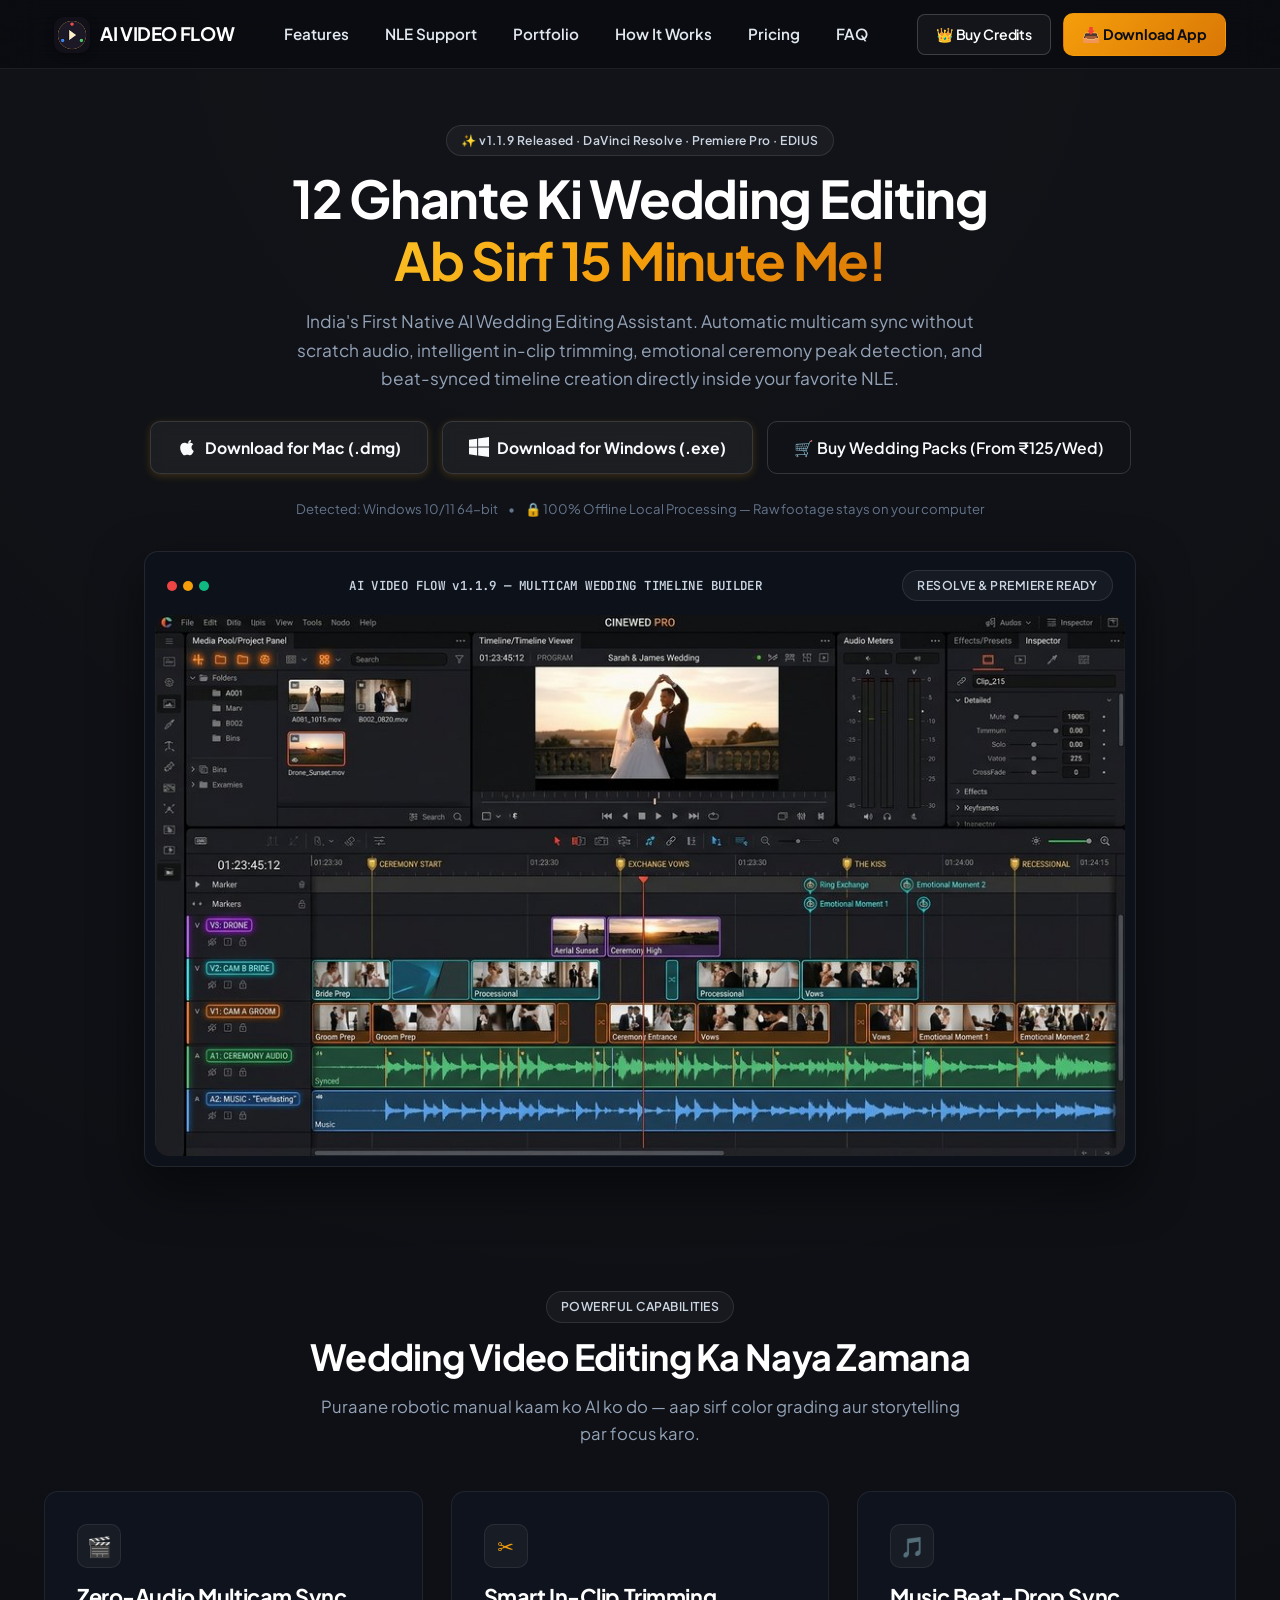
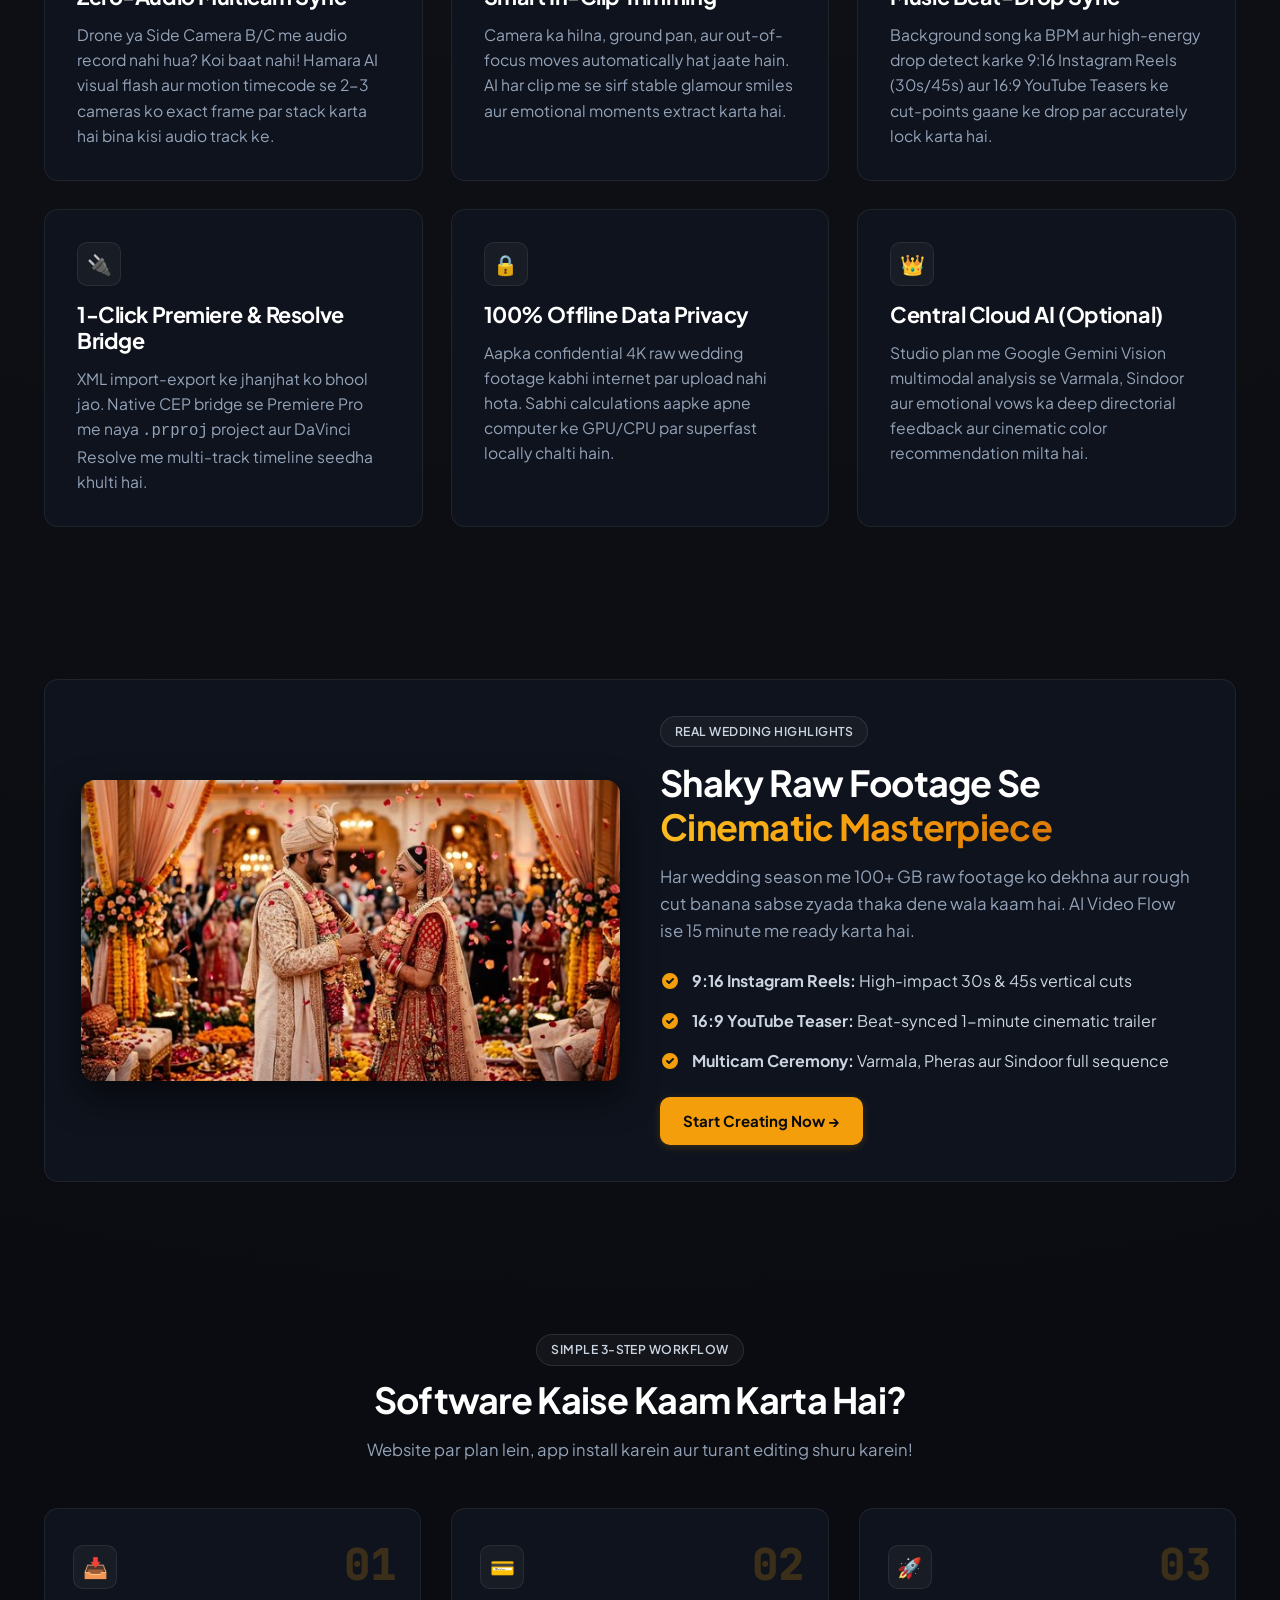
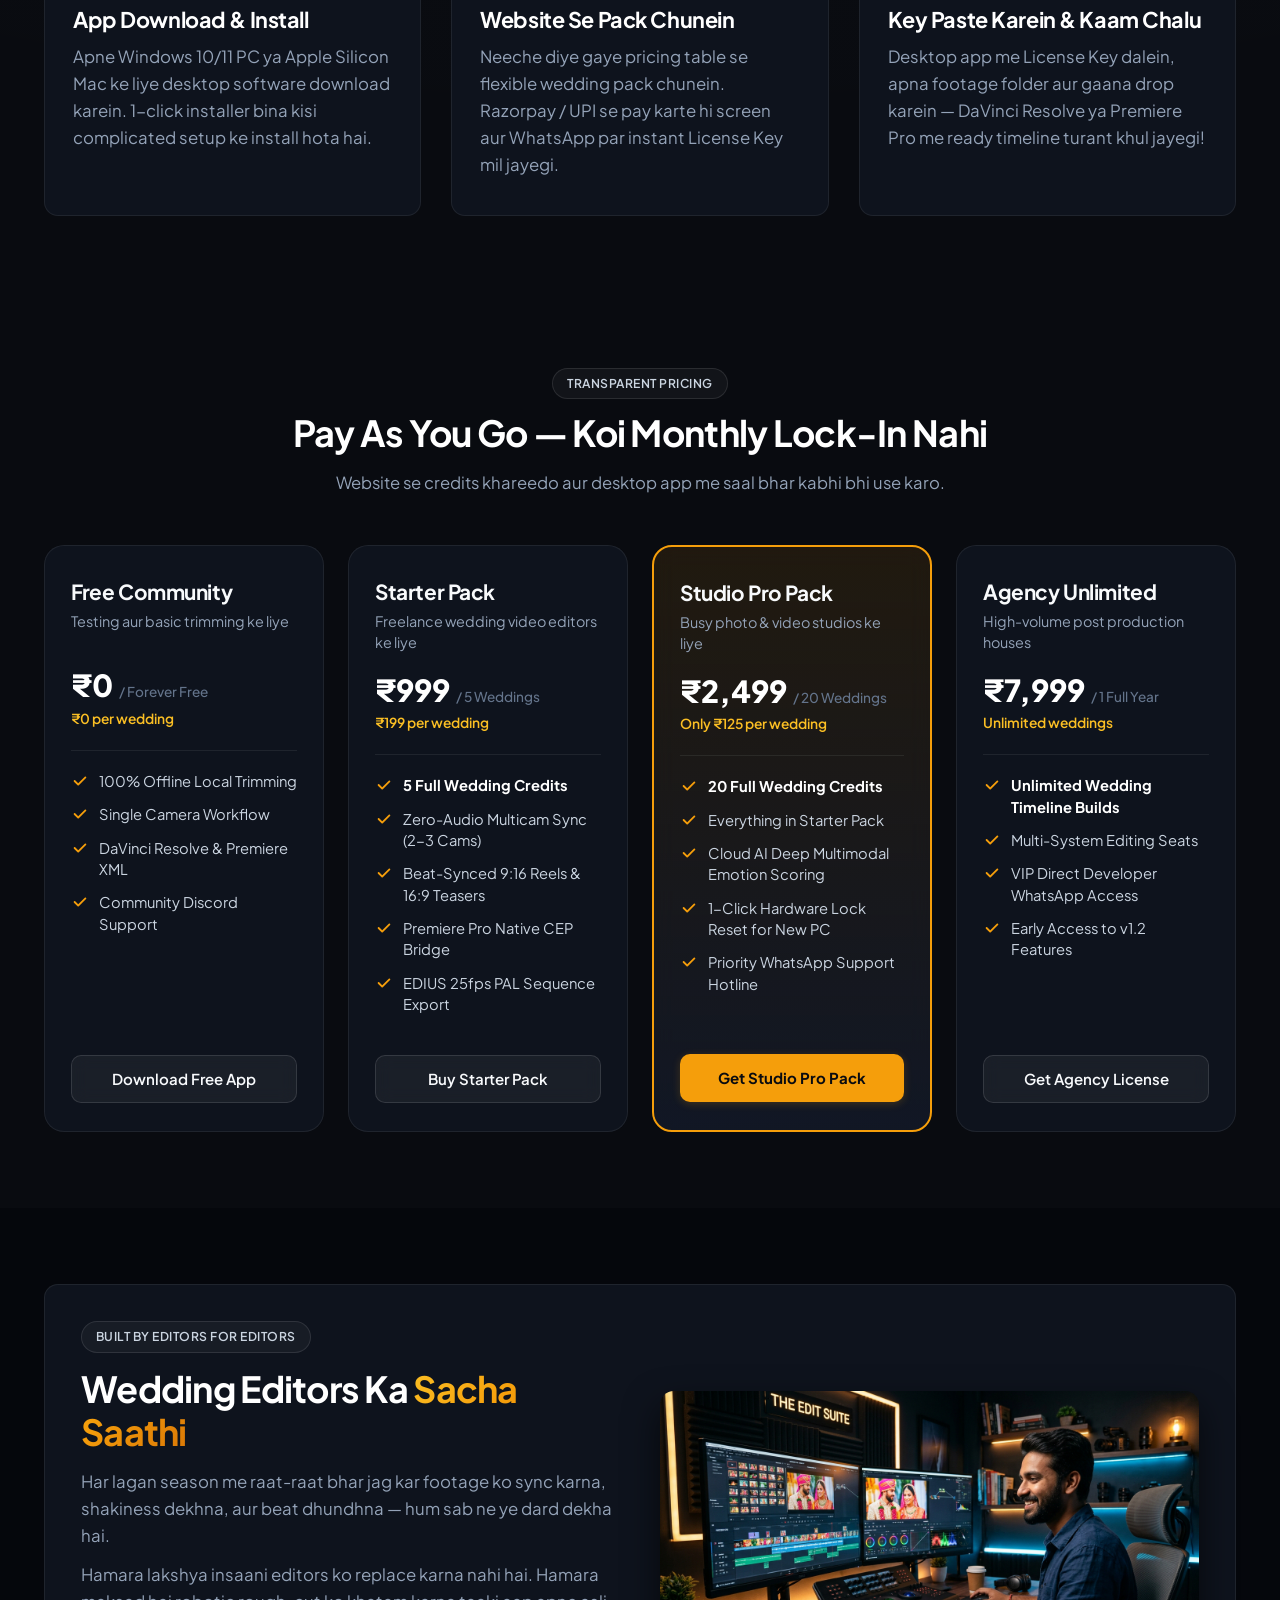
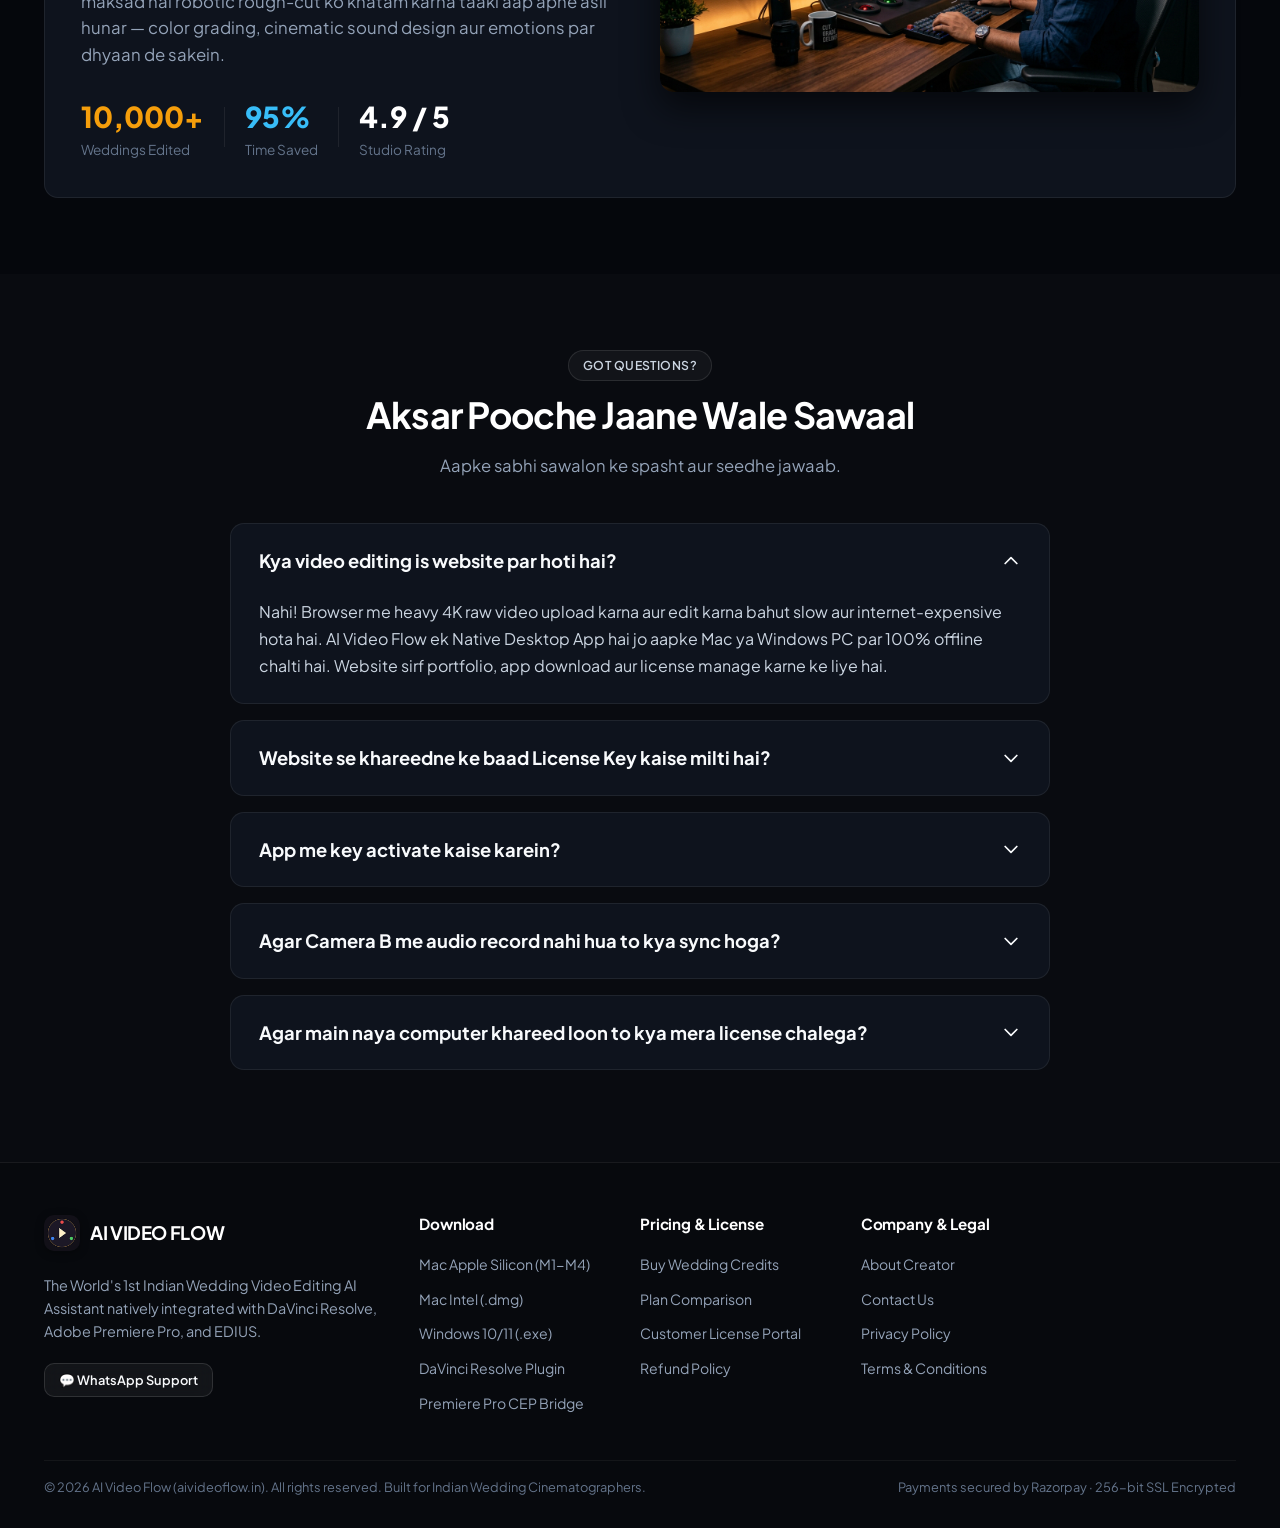
<file: index.html>
<!DOCTYPE html>
<html lang="en">
<head>
  <meta charset="UTF-8">
  <meta name="viewport" content="width=device-width, initial-scale=1.0">
  <title>AI Video Flow — AI Wedding Video Editing Suite | DaVinci Resolve, Premiere & EDIUS</title>
  
  <!-- SEO Meta Tags -->
  <meta name="description" content="AI Video Flow is India's #1 AI Wedding Video Editing Assistant. Automatic multicam sync without audio, smart in-clip trimming, and beat-synced timelines directly in DaVinci Resolve, Adobe Premiere Pro, and EDIUS. 100% offline & secure.">
  <meta name="keywords" content="wedding video editing ai, davinci resolve wedding plugin, premiere pro ai wedding, edius 25fps xml, multicam sync without audio, indian wedding video editor, ai video flow">
  <meta name="author" content="AI Video Flow">
  <link rel="canonical" href="https://aivideoflow.in/">

  <!-- OpenGraph / Facebook -->
  <meta property="og:type" content="website">
  <meta property="og:url" content="https://aivideoflow.in/">
  <meta property="og:title" content="AI Video Flow — 12-Hour Wedding Edits in 15 Minutes">
  <meta property="og:description" content="Automatic multicam sync, smart trimming, and beat-synced timeline creation for DaVinci Resolve, Adobe Premiere Pro, and EDIUS.">
  <meta property="og:image" content="https://aivideoflow.in/assets/hero_timeline.jpg">

  <!-- Twitter Card -->
  <meta name="twitter:card" content="summary_large_image">
  <meta name="twitter:url" content="https://aivideoflow.in/">
  <meta name="twitter:title" content="AI Video Flow — AI Wedding Editing Suite">
  <meta name="twitter:description" content="Frame-accurate timeline creation for DaVinci Resolve, Premiere Pro & EDIUS.">
  <meta name="twitter:image" content="https://aivideoflow.in/assets/hero_timeline.jpg">

  <!-- Favicon -->
  <link rel="icon" type="image/png" href="assets/icon.png">

  <!-- Fonts & Stylesheet -->
  <link rel="preconnect" href="https://fonts.googleapis.com">
  <link rel="preconnect" href="https://fonts.gstatic.com" crossorigin>
  <link href="https://fonts.googleapis.com/css2?family=JetBrains+Mono:wght@500;700&family=Plus+Jakarta+Sans:wght@400;500;600;700;800&display=swap" rel="stylesheet">
  <link rel="stylesheet" href="css/style.css?v=5.9">

  <!-- JSON-LD Structured Data for Google -->
  <script type="application/ld+json">
  {
    "@context": "https://schema.org",
    "@type": "SoftwareApplication",
    "name": "AI Video Flow",
    "operatingSystem": "macOS 11+, Windows 10/11 64-bit",
    "applicationCategory": "MultimediaApplication",
    "offers": {
      "@type": "AggregateOffer",
      "priceCurrency": "INR",
      "lowPrice": "0",
      "highPrice": "7999",
      "offerCount": "4"
    },
    "aggregateRating": {
      "@type": "AggregateRating",
      "ratingValue": "4.9",
      "reviewCount": "850"
    }
  }
  </script>
</head>
<body>

  <!-- Site Navigation -->
  <header class="site-header">
    <div class="container nav-wrapper">
      <a href="https://aivideoflow.in/" class="brand-logo">
        <img src="assets/icon.png" alt="AI Video Flow Logo">
        <div class="brand-name">
          AI VIDEO FLOW
          <span class="sub">v1.1.9 · Studio Suite</span>
        </div>
      </a>

      <ul class="nav-links">
        <li><a href="#features">Features</a></li>
        <li><a href="#editors">NLE Support</a></li>
        <li><a href="#showcase">Portfolio</a></li>
        <li><a href="#how-it-works">How It Works</a></li>
        <li><a href="#pricing">Pricing</a></li>
        <li><a href="#faq">FAQ</a></li>
      </ul>

      <div class="nav-actions">
        <a href="#pricing" class="btn btn-outline-gold">👑 Buy Credits</a>
        <a href="#download" class="btn btn-primary">📥 Download App</a>
        <button class="mobile-toggle" aria-label="Toggle Navigation">☰</button>
      </div>
    </div>
  </header>

  <!-- Hero Section -->
  <section class="hero-section" id="download">
    <div class="container hero-content">
      <div class="section-tag">
        <span class="badge badge-version">✨ v1.1.9 Released · DaVinci Resolve · Premiere Pro · EDIUS</span>
      </div>

      <h1>
        12 Ghante Ki Wedding Editing<br>
        <span class="text-gold">Ab Sirf 15 Minute Me!</span>
      </h1>

      <p class="hero-subtitle">
        India's First Native AI Wedding Editing Assistant. Automatic multicam sync without scratch audio, intelligent in-clip trimming, emotional ceremony peak detection, and beat-synced timeline creation directly inside your favorite NLE.
      </p>

      <div class="hero-cta-group">
        <a href="https://license.aivideoflow.in/download/mac-arm64" data-download="mac" id="hero-download-mac" class="btn btn-lg btn-primary">
          <svg width="20" height="20" fill="currentColor" viewBox="0 0 24 24"><path d="M18.71 19.5c-.83 1.24-1.71 2.45-3.05 2.47-1.34.03-1.77-.79-3.29-.79-1.53 0-2 .77-3.27.82-1.31.05-2.3-1.32-3.14-2.53C4.25 17 2.94 12.45 4.7 9.39c.87-1.52 2.43-2.48 4.12-2.51 1.28-.02 2.5.87 3.29.87.78 0 2.26-1.07 3.81-.91.65.03 2.47.26 3.64 1.98-.09.06-2.17 1.28-2.15 3.81.03 3.02 2.65 4.03 2.68 4.04-.03.07-.42 1.44-1.38 2.83M15.97 6.38c.62-.75 1.04-1.8 0.93-2.85-.9.04-1.99.6-2.63 1.35-.57.66-.97 1.73-.84 2.76 1 .08 2.02-.51 2.54-1.26z"/></svg>
          Download for Mac (.dmg)
        </a>

        <a href="https://license.aivideoflow.in/download/windows" data-download="windows" id="hero-download-win" class="btn btn-lg btn-secondary">
          <svg width="20" height="20" fill="currentColor" viewBox="0 0 24 24"><path d="M0 3.449L9.75 2.1v9.451H0m10.949-9.602L24 0v11.4H10.949M0 12.6h9.75v9.451L0 20.699M10.949 12.6H24V24l-12.949-1.801"/></svg>
          Download for Windows (.exe)
        </a>

        <a href="https://license.aivideoflow.in/index.php/buy" target="_blank" class="btn btn-lg btn-outline-gold">
          🛒 Buy Wedding Packs (From ₹125/Wed)
        </a>
      </div>

      <div class="hero-platform-notice">
        <span id="detected-os-badge">Detected: Mac & Windows 64-bit</span>
        <span>•</span>
        <span>🔒 100% Offline Local Processing — Raw footage stays on your computer</span>
      </div>

      <!-- Hero Visual Mockup -->
      <div class="hero-visual">
        <div class="mockup-wrapper">
          <div class="mockup-header">
            <div class="window-dots">
              <span class="dot-red"></span>
              <span class="dot-yellow"></span>
              <span class="dot-green"></span>
            </div>
            <div class="mockup-title">AI VIDEO FLOW v1.1.9 — MULTICAM WEDDING TIMELINE BUILDER</div>
            <span class="badge badge-pill">RESOLVE & PREMIERE READY</span>
          </div>
          <img src="assets/hero_timeline.jpg" alt="AI Video Flow Wedding Timeline Interface Mockup" class="mockup-image">
          
          <div class="floating-badge badge-top-left">
            <span>⚡ Zero-Audio Multicam Sync Active</span>
          </div>

          <div class="floating-badge badge-bottom-right">
            <span>🎵 Beat Drop Locked: 118 BPM</span>
          </div>
        </div>
      </div>
    </div>
  </section>

  <!-- Supported Editors Bar -->
  <section class="logos-section" id="editors">
    <div class="container">
      <div class="logos-title">Seamless Native Integration With Your Favorite Video Suites</div>
      <div class="logos-grid">
        <div class="logo-item">
          <svg viewBox="0 0 24 24" fill="currentColor"><circle cx="12" cy="12" r="10" fill="#e11d48"/><path d="M8 12l3 3 5-5" stroke="#fff" stroke-width="2" fill="none"/></svg>
          DaVinci Resolve (Studio & Free)
        </div>
        <div class="logo-item">
          <svg viewBox="0 0 24 24" fill="currentColor"><rect width="24" height="24" rx="4" fill="#9333ea"/><text x="6" y="17" fill="#fff" font-weight="900" font-size="14">Pr</text></svg>
          Adobe Premiere Pro (CEP Bridge)
        </div>
        <div class="logo-item">
          <svg viewBox="0 0 24 24" fill="currentColor"><rect width="24" height="24" rx="4" fill="#0284c7"/><text x="4" y="17" fill="#fff" font-weight="900" font-size="12">EDIUS</text></svg>
          Grass Valley EDIUS (25fps PAL)
        </div>
        <div class="logo-item">
          <svg viewBox="0 0 24 24" fill="currentColor"><rect width="24" height="24" rx="4" fill="#10b981"/><text x="4" y="17" fill="#fff" font-weight="900" font-size="13">FCP</text></svg>
          Final Cut Pro (XML Interchange)
        </div>
      </div>
    </div>
  </section>

  <!-- 5 Game-Changing Features -->
  <section class="section" id="features">
    <div class="container">
      <div class="section-tag">
        <span class="badge badge-pill">POWERFUL CAPABILITIES</span>
      </div>
      <h2>Wedding Video Editing Ka Naya Zamana</h2>
      <p class="section-desc">Puraane robotic manual kaam ko AI ko do — aap sirf color grading aur storytelling par focus karo.</p>

      <div class="features-grid">
        <!-- Feature 1 -->
        <div class="feature-card">
          <div class="feature-icon">🎬</div>
          <h3>Zero-Audio Multicam Sync</h3>
          <p>Drone ya Side Camera B/C me audio record nahi hua? Koi baat nahi! Hamara AI visual flash aur motion timecode se 2-3 cameras ko exact frame par stack karta hai bina kisi audio track ke.</p>
        </div>

        <!-- Feature 2 -->
        <div class="feature-card">
          <div class="feature-icon">✂️</div>
          <h3>Smart In-Clip Trimming</h3>
          <p>Camera ka hilna, ground pan, aur out-of-focus moves automatically hat jaate hain. AI har clip me se sirf stable glamour smiles aur emotional moments extract karta hai.</p>
        </div>

        <!-- Feature 3 -->
        <div class="feature-card">
          <div class="feature-icon">🎵</div>
          <h3>Music Beat-Drop Sync</h3>
          <p>Background song ka BPM aur high-energy drop detect karke 9:16 Instagram Reels (30s/45s) aur 16:9 YouTube Teasers ke cut-points gaane ke drop par accurately lock karta hai.</p>
        </div>

        <!-- Feature 4 -->
        <div class="feature-card">
          <div class="feature-icon">🔌</div>
          <h3>1-Click Premiere & Resolve Bridge</h3>
          <p>XML import-export ke jhanjhat ko bhool jao. Native CEP bridge se Premiere Pro me naya <code>.prproj</code> project aur DaVinci Resolve me multi-track timeline seedha khulti hai.</p>
        </div>

        <!-- Feature 5 -->
        <div class="feature-card">
          <div class="feature-icon">🔒</div>
          <h3>100% Offline Data Privacy</h3>
          <p>Aapka confidential 4K raw wedding footage kabhi internet par upload nahi hota. Sabhi calculations aapke apne computer ke GPU/CPU par superfast locally chalti hain.</p>
        </div>

        <!-- Feature 6 -->
        <div class="feature-card">
          <div class="feature-icon">👑</div>
          <h3>Central Cloud AI (Optional)</h3>
          <p>Studio plan me Google Gemini Vision multimodal analysis se Varmala, Sindoor aur emotional vows ka deep directorial feedback aur cinematic color recommendation milta hai.</p>
        </div>
      </div>
    </div>
  </section>

  <!-- Showcase / Before-After Section -->
  <section class="section" id="showcase">
    <div class="container">
      <div class="showcase-box">
        <div class="showcase-media">
          <img src="assets/wedding_cinematic.jpg" alt="Cinematic Indian Wedding Film Cut">
        </div>
        <div class="showcase-details">
          <span class="badge badge-version">REAL WEDDING HIGHLIGHTS</span>
          <h2 style="text-align:left;margin-top:14px;">Shaky Raw Footage Se <span class="text-gold">Cinematic Masterpiece</span></h2>
          <p>Har wedding season me 100+ GB raw footage ko dekhna aur rough cut banana sabse zyada thaka dene wala kaam hai. AI Video Flow ise 15 minute me ready karta hai.</p>
          <ul>
            <li>
              <svg width="20" height="20" fill="currentColor" viewBox="0 0 20 20"><path fill-rule="evenodd" d="M10 18a8 8 0 100-16 8 8 0 000 16zm3.707-9.293a1 1 0 00-1.414-1.414L9 10.586 7.707 9.293a1 1 0 00-1.414 1.414l2 2a1 1 0 001.414 0l4-4z" clip-rule="evenodd"/></svg>
              <span><strong>9:16 Instagram Reels:</strong> High-impact 30s & 45s vertical cuts</span>
            </li>
            <li>
              <svg width="20" height="20" fill="currentColor" viewBox="0 0 20 20"><path fill-rule="evenodd" d="M10 18a8 8 0 100-16 8 8 0 000 16zm3.707-9.293a1 1 0 00-1.414-1.414L9 10.586 7.707 9.293a1 1 0 00-1.414 1.414l2 2a1 1 0 001.414 0l4-4z" clip-rule="evenodd"/></svg>
              <span><strong>16:9 YouTube Teaser:</strong> Beat-synced 1-minute cinematic trailer</span>
            </li>
            <li>
              <svg width="20" height="20" fill="currentColor" viewBox="0 0 20 20"><path fill-rule="evenodd" d="M10 18a8 8 0 100-16 8 8 0 000 16zm3.707-9.293a1 1 0 00-1.414-1.414L9 10.586 7.707 9.293a1 1 0 00-1.414 1.414l2 2a1 1 0 001.414 0l4-4z" clip-rule="evenodd"/></svg>
              <span><strong>Multicam Ceremony:</strong> Varmala, Pheras aur Sindoor full sequence</span>
            </li>
          </ul>
          <a href="#pricing" class="btn btn-primary">Start Creating Now →</a>
        </div>
      </div>
    </div>
  </section>

  <!-- How It Works -->
  <section class="section" id="how-it-works">
    <div class="container">
      <div class="section-tag">
        <span class="badge badge-pill">SIMPLE 3-STEP WORKFLOW</span>
      </div>
      <h2>Software Kaise Kaam Karta Hai?</h2>
      <p class="section-desc">Website par plan lein, app install karein aur turant editing shuru karein!</p>

      <div class="steps-grid">
        <div class="step-card">
          <div class="step-num">01</div>
          <div class="feature-icon">📥</div>
          <h3>App Download &amp; Install</h3>
          <p>Apne Windows 10/11 PC ya Apple Silicon Mac ke liye desktop software download karein. 1-click installer bina kisi complicated setup ke install hota hai.</p>
        </div>

        <div class="step-card">
          <div class="step-num">02</div>
          <div class="feature-icon">💳</div>
          <h3>Website Se Pack Chunein</h3>
          <p>Neeche diye gaye pricing table se flexible wedding pack chunein. Razorpay / UPI se pay karte hi screen aur WhatsApp par instant License Key mil jayegi.</p>
        </div>

        <div class="step-card">
          <div class="step-num">03</div>
          <div class="feature-icon">🚀</div>
          <h3>Key Paste Karein &amp; Kaam Chalu</h3>
          <p>Desktop app me License Key dalein, apna footage folder aur gaana drop karein — DaVinci Resolve ya Premiere Pro me ready timeline turant khul jayegi!</p>
        </div>
      </div>
    </div>
  </section>

  <!-- Pricing Section -->
  <section class="section" id="pricing">
    <div class="container">
      <div class="section-tag">
        <span class="badge badge-version">TRANSPARENT PRICING</span>
      </div>
      <h2>Pay As You Go — Koi Monthly Lock-In Nahi</h2>
      <p class="section-desc">Website se credits khareedo aur desktop app me saal bhar kabhi bhi use karo.</p>

      <div class="pricing-grid">
        <!-- Plan 1 -->
        <div class="pricing-card">
          <div class="pricing-header">
            <h3>Free Community</h3>
            <p>Testing aur basic trimming ke liye</p>
          </div>
          <div class="pricing-price">
            ₹0 <span class="term">/ Forever Free</span>
          </div>
          <div class="pricing-unit-rate">₹0 per wedding</div>
          <ul class="pricing-features">
            <li><svg width="18" height="18" fill="currentColor" viewBox="0 0 20 20"><path fill-rule="evenodd" d="M16.707 5.293a1 1 0 010 1.414l-8 8a1 1 0 01-1.414 0l-4-4a1 1 0 011.414-1.414L8 12.586l7.293-7.293a1 1 0 011.414 0z" clip-rule="evenodd"/></svg> 100% Offline Local Trimming</li>
            <li><svg width="18" height="18" fill="currentColor" viewBox="0 0 20 20"><path fill-rule="evenodd" d="M16.707 5.293a1 1 0 010 1.414l-8 8a1 1 0 01-1.414 0l-4-4a1 1 0 011.414-1.414L8 12.586l7.293-7.293a1 1 0 011.414 0z" clip-rule="evenodd"/></svg> Single Camera Workflow</li>
            <li><svg width="18" height="18" fill="currentColor" viewBox="0 0 20 20"><path fill-rule="evenodd" d="M16.707 5.293a1 1 0 010 1.414l-8 8a1 1 0 01-1.414 0l-4-4a1 1 0 011.414-1.414L8 12.586l7.293-7.293a1 1 0 011.414 0z" clip-rule="evenodd"/></svg> DaVinci Resolve &amp; Premiere XML</li>
            <li><svg width="18" height="18" fill="currentColor" viewBox="0 0 20 20"><path fill-rule="evenodd" d="M16.707 5.293a1 1 0 010 1.414l-8 8a1 1 0 01-1.414 0l-4-4a1 1 0 011.414-1.414L8 12.586l7.293-7.293a1 1 0 011.414 0z" clip-rule="evenodd"/></svg> Community Discord Support</li>
          </ul>
          <a href="#download" class="btn btn-secondary">Download Free App</a>
        </div>

        <!-- Plan 2 -->
        <div class="pricing-card">
          <div class="pricing-header">
            <h3>Starter Pack</h3>
            <p>Freelance wedding video editors ke liye</p>
          </div>
          <div class="pricing-price">
            ₹999 <span class="term">/ 5 Weddings</span>
          </div>
          <div class="pricing-unit-rate">₹199 per wedding</div>
          <ul class="pricing-features">
            <li><svg width="18" height="18" fill="currentColor" viewBox="0 0 20 20"><path fill-rule="evenodd" d="M16.707 5.293a1 1 0 010 1.414l-8 8a1 1 0 01-1.414 0l-4-4a1 1 0 011.414-1.414L8 12.586l7.293-7.293a1 1 0 011.414 0z" clip-rule="evenodd"/></svg> <strong>5 Full Wedding Credits</strong></li>
            <li><svg width="18" height="18" fill="currentColor" viewBox="0 0 20 20"><path fill-rule="evenodd" d="M16.707 5.293a1 1 0 010 1.414l-8 8a1 1 0 01-1.414 0l-4-4a1 1 0 011.414-1.414L8 12.586l7.293-7.293a1 1 0 011.414 0z" clip-rule="evenodd"/></svg> Zero-Audio Multicam Sync (2-3 Cams)</li>
            <li><svg width="18" height="18" fill="currentColor" viewBox="0 0 20 20"><path fill-rule="evenodd" d="M16.707 5.293a1 1 0 010 1.414l-8 8a1 1 0 01-1.414 0l-4-4a1 1 0 011.414-1.414L8 12.586l7.293-7.293a1 1 0 011.414 0z" clip-rule="evenodd"/></svg> Beat-Synced 9:16 Reels &amp; 16:9 Teasers</li>
            <li><svg width="18" height="18" fill="currentColor" viewBox="0 0 20 20"><path fill-rule="evenodd" d="M16.707 5.293a1 1 0 010 1.414l-8 8a1 1 0 01-1.414 0l-4-4a1 1 0 011.414-1.414L8 12.586l7.293-7.293a1 1 0 011.414 0z" clip-rule="evenodd"/></svg> Premiere Pro Native CEP Bridge</li>
            <li><svg width="18" height="18" fill="currentColor" viewBox="0 0 20 20"><path fill-rule="evenodd" d="M16.707 5.293a1 1 0 010 1.414l-8 8a1 1 0 01-1.414 0l-4-4a1 1 0 011.414-1.414L8 12.586l7.293-7.293a1 1 0 011.414 0z" clip-rule="evenodd"/></svg> EDIUS 25fps PAL Sequence Export</li>
          </ul>
          <a href="https://license.aivideoflow.in/index.php/buy" target="_blank" class="btn btn-secondary">Buy Starter Pack</a>
        </div>

        <!-- Plan 3 (Featured) -->
        <div class="pricing-card featured">
          <div class="pricing-badge">🔥 MOST POPULAR</div>
          <div class="pricing-header">
            <h3>Studio Pro Pack</h3>
            <p>Busy photo &amp; video studios ke liye</p>
          </div>
          <div class="pricing-price">
            ₹2,499 <span class="term">/ 20 Weddings</span>
          </div>
          <div class="pricing-unit-rate">Only ₹125 per wedding</div>
          <ul class="pricing-features">
            <li><svg width="18" height="18" fill="currentColor" viewBox="0 0 20 20"><path fill-rule="evenodd" d="M16.707 5.293a1 1 0 010 1.414l-8 8a1 1 0 01-1.414 0l-4-4a1 1 0 011.414-1.414L8 12.586l7.293-7.293a1 1 0 011.414 0z" clip-rule="evenodd"/></svg> <strong>20 Full Wedding Credits</strong></li>
            <li><svg width="18" height="18" fill="currentColor" viewBox="0 0 20 20"><path fill-rule="evenodd" d="M16.707 5.293a1 1 0 010 1.414l-8 8a1 1 0 01-1.414 0l-4-4a1 1 0 011.414-1.414L8 12.586l7.293-7.293a1 1 0 011.414 0z" clip-rule="evenodd"/></svg> Everything in Starter Pack</li>
            <li><svg width="18" height="18" fill="currentColor" viewBox="0 0 20 20"><path fill-rule="evenodd" d="M16.707 5.293a1 1 0 010 1.414l-8 8a1 1 0 01-1.414 0l-4-4a1 1 0 011.414-1.414L8 12.586l7.293-7.293a1 1 0 011.414 0z" clip-rule="evenodd"/></svg> Cloud AI Deep Multimodal Emotion Scoring</li>
            <li><svg width="18" height="18" fill="currentColor" viewBox="0 0 20 20"><path fill-rule="evenodd" d="M16.707 5.293a1 1 0 010 1.414l-8 8a1 1 0 01-1.414 0l-4-4a1 1 0 011.414-1.414L8 12.586l7.293-7.293a1 1 0 011.414 0z" clip-rule="evenodd"/></svg> 1-Click Hardware Lock Reset for New PC</li>
            <li><svg width="18" height="18" fill="currentColor" viewBox="0 0 20 20"><path fill-rule="evenodd" d="M16.707 5.293a1 1 0 010 1.414l-8 8a1 1 0 01-1.414 0l-4-4a1 1 0 011.414-1.414L8 12.586l7.293-7.293a1 1 0 011.414 0z" clip-rule="evenodd"/></svg> Priority WhatsApp Support Hotline</li>
          </ul>
          <a href="https://license.aivideoflow.in/index.php/buy" target="_blank" class="btn btn-primary">Get Studio Pro Pack</a>
        </div>

        <!-- Plan 4 -->
        <div class="pricing-card">
          <div class="pricing-header">
            <h3>Agency Unlimited</h3>
            <p>High-volume post production houses</p>
          </div>
          <div class="pricing-price">
            ₹7,999 <span class="term">/ 1 Full Year</span>
          </div>
          <div class="pricing-unit-rate">Unlimited weddings</div>
          <ul class="pricing-features">
            <li><svg width="18" height="18" fill="currentColor" viewBox="0 0 20 20"><path fill-rule="evenodd" d="M16.707 5.293a1 1 0 010 1.414l-8 8a1 1 0 01-1.414 0l-4-4a1 1 0 011.414-1.414L8 12.586l7.293-7.293a1 1 0 011.414 0z" clip-rule="evenodd"/></svg> <strong>Unlimited Wedding Timeline Builds</strong></li>
            <li><svg width="18" height="18" fill="currentColor" viewBox="0 0 20 20"><path fill-rule="evenodd" d="M16.707 5.293a1 1 0 010 1.414l-8 8a1 1 0 01-1.414 0l-4-4a1 1 0 011.414-1.414L8 12.586l7.293-7.293a1 1 0 011.414 0z" clip-rule="evenodd"/></svg> Multi-System Editing Seats</li>
            <li><svg width="18" height="18" fill="currentColor" viewBox="0 0 20 20"><path fill-rule="evenodd" d="M16.707 5.293a1 1 0 010 1.414l-8 8a1 1 0 01-1.414 0l-4-4a1 1 0 011.414-1.414L8 12.586l7.293-7.293a1 1 0 011.414 0z" clip-rule="evenodd"/></svg> VIP Direct Developer WhatsApp Access</li>
            <li><svg width="18" height="18" fill="currentColor" viewBox="0 0 20 20"><path fill-rule="evenodd" d="M16.707 5.293a1 1 0 010 1.414l-8 8a1 1 0 01-1.414 0l-4-4a1 1 0 011.414-1.414L8 12.586l7.293-7.293a1 1 0 011.414 0z" clip-rule="evenodd"/></svg> Early Access to v1.2 Features</li>
          </ul>
          <a href="https://license.aivideoflow.in/index.php/buy" target="_blank" class="btn btn-secondary">Get Agency License</a>
        </div>
      </div>
    </div>
  </section>

  <!-- Creator Story / About Us Section -->
  <section class="section" style="background:#05070c;">
    <div class="container">
      <div class="showcase-box" style="grid-template-columns: 1fr 1fr;">
        <div class="showcase-details">
          <span class="badge badge-version">BUILT BY EDITORS FOR EDITORS</span>
          <h2 style="text-align:left;margin-top:14px;">Wedding Editors Ka <span class="text-gold">Sacha Saathi</span></h2>
          <p>
            Har lagan season me raat-raat bhar jag kar footage ko sync karna, shakiness dekhna, aur beat dhundhna — hum sab ne ye dard dekha hai. 
          </p>
          <p style="margin-top:12px;">
            Hamara lakshya insaani editors ko replace karna nahi hai. Hamara maksad hai robotic rough-cut ko khatam karna taaki aap apne asli hunar — color grading, cinematic sound design aur emotions par dhyaan de sakein.
          </p>
          <div style="margin-top:24px;display:flex;gap:20px;align-items:center;">
            <div>
              <div style="font-size:1.8rem;font-weight:800;color:var(--accent-gold);">10,000+</div>
              <div style="font-size:0.85rem;color:var(--text-muted);">Weddings Edited</div>
            </div>
            <div style="width:1px;height:40px;background:var(--border-color);"></div>
            <div>
              <div style="font-size:1.8rem;font-weight:800;color:var(--accent-cyan);">95%</div>
              <div style="font-size:0.85rem;color:var(--text-muted);">Time Saved</div>
            </div>
            <div style="width:1px;height:40px;background:var(--border-color);"></div>
            <div>
              <div style="font-size:1.8rem;font-weight:800;color:#fff;">4.9 / 5</div>
              <div style="font-size:0.85rem;color:var(--text-muted);">Studio Rating</div>
            </div>
          </div>
        </div>
        <div class="showcase-media">
          <img src="assets/editor_workspace.jpg" alt="Indian Video Editor at Studio Setup">
        </div>
      </div>
    </div>
  </section>

  <!-- FAQ Section -->
  <section class="section" id="faq">
    <div class="container">
      <div class="section-tag">
        <span class="badge badge-pill">GOT QUESTIONS?</span>
      </div>
      <h2>Aksar Pooche Jaane Wale Sawaal</h2>
      <p class="section-desc">Aapke sabhi sawalon ke spasht aur seedhe jawaab.</p>

      <div class="faq-list">
        <div class="faq-item active">
          <div class="faq-question">
            Kya video editing is website par hoti hai?
            <svg width="20" height="20" fill="none" stroke="currentColor" viewBox="0 0 24 24"><path stroke-linecap="round" stroke-linejoin="round" stroke-width="2" d="M19 9l-7 7-7-7"/></svg>
          </div>
          <div class="faq-answer">
            Nahi! Browser me heavy 4K raw video upload karna aur edit karna bahut slow aur internet-expensive hota hai. AI Video Flow ek Native Desktop App hai jo aapke Mac ya Windows PC par 100% offline chalti hai. Website sirf portfolio, app download aur license manage karne ke liye hai.
          </div>
        </div>

        <div class="faq-item">
          <div class="faq-question">
            Website se khareedne ke baad License Key kaise milti hai?
            <svg width="20" height="20" fill="none" stroke="currentColor" viewBox="0 0 24 24"><path stroke-linecap="round" stroke-linejoin="round" stroke-width="2" d="M19 9l-7 7-7-7"/></svg>
          </div>
          <div class="faq-answer">
            Payment complete hote hi screen par turant aapka <code>AIFLOW-PREM-...</code> License Key dikhta hai aur sath hi aapke registered WhatsApp number aur email par bhej diya jata hai.
          </div>
        </div>

        <div class="faq-item">
          <div class="faq-question">
            App me key activate kaise karein?
            <svg width="20" height="20" fill="none" stroke="currentColor" viewBox="0 0 24 24"><path stroke-linecap="round" stroke-linejoin="round" stroke-width="2" d="M19 9l-7 7-7-7"/></svg>
          </div>
          <div class="faq-answer">
            Apne computer me AI Video Flow desktop app kholein, upar right corner me golden 👑 icon par click karein, apni License Key paste karein aur "Activate" dabayein. Aapke wedding credits turant app me add ho jayenge.
          </div>
        </div>

        <div class="faq-item">
          <div class="faq-question">
            Agar Camera B me audio record nahi hua to kya sync hoga?
            <svg width="20" height="20" fill="none" stroke="currentColor" viewBox="0 0 24 24"><path stroke-linecap="round" stroke-linejoin="round" stroke-width="2" d="M19 9l-7 7-7-7"/></svg>
          </div>
          <div class="faq-answer">
            Haan! Hamara proprietary AI visual light flash, camera motion aur timecode analysis use karta hai. Is wajah se Drone shots ya bina mic wale candid cameras bhi audio ke bina accurately sync ho jate hain.
          </div>
        </div>

        <div class="faq-item">
          <div class="faq-question">
            Agar main naya computer khareed loon to kya mera license chalega?
            <svg width="20" height="20" fill="none" stroke="currentColor" viewBox="0 0 24 24"><path stroke-linecap="round" stroke-linejoin="round" stroke-width="2" d="M19 9l-7 7-7-7"/></svg>
          </div>
          <div class="faq-answer">
            Haan, bilkul! Hamare Customer Portal me jakar aap 1-click se apna Machine Lock reset kar sakte hain aur apne naye PC/Mac par wahi license bina kisi extra charge ke chala sakte hain.
          </div>
        </div>
      </div>
    </div>
  </section>

  <!-- Site Footer -->
  <footer class="site-footer">
    <div class="container">
      <div class="footer-grid">
        <div class="footer-brand">
          <a href="https://aivideoflow.in/" class="brand-logo">
            <img src="assets/icon.png" alt="AI Video Flow">
            <div class="brand-name">AI VIDEO FLOW</div>
          </a>
          <p>The World's 1st Indian Wedding Video Editing AI Assistant natively integrated with DaVinci Resolve, Adobe Premiere Pro, and EDIUS.</p>
          <div style="display:flex;gap:12px;">
            <a href="https://wa.me/919939800780" target="_blank" class="btn btn-secondary" style="padding:6px 14px;font-size:0.8rem;">💬 WhatsApp Support</a>
          </div>
        </div>

        <div class="footer-col">
          <h4>Download</h4>
          <ul class="footer-links">
            <li><a href="https://license.aivideoflow.in/download/mac-arm64" data-download="mac-arm64">Mac Apple Silicon (M1-M4)</a></li>
            <li><a href="https://license.aivideoflow.in/download/mac-x86_64" data-download="mac-x86_64">Mac Intel (.dmg)</a></li>
            <li><a href="https://license.aivideoflow.in/download/windows" data-download="windows">Windows 10/11 (.exe)</a></li>
            <li><a href="#editors">DaVinci Resolve Plugin</a></li>
            <li><a href="#editors">Premiere Pro CEP Bridge</a></li>
          </ul>
        </div>

        <div class="footer-col">
          <h4>Pricing &amp; License</h4>
          <ul class="footer-links">
            <li><a href="https://license.aivideoflow.in/index.php/buy" target="_blank">Buy Wedding Credits</a></li>
            <li><a href="#pricing">Plan Comparison</a></li>
            <li><a href="https://license.aivideoflow.in/index.php/admin" target="_blank">Customer License Portal</a></li>
            <li><a href="refund.html">Refund Policy</a></li>
          </ul>
        </div>

        <div class="footer-col">
          <h4>Company &amp; Legal</h4>
          <ul class="footer-links">
            <li><a href="about.html">About Creator</a></li>
            <li><a href="contact.html">Contact Us</a></li>
            <li><a href="privacy.html">Privacy Policy</a></li>
            <li><a href="terms.html">Terms &amp; Conditions</a></li>
          </ul>
        </div>
      </div>

      <div class="footer-bottom">
        <div>© 2026 AI Video Flow (aivideoflow.in). All rights reserved. Built for Indian Wedding Cinematographers.</div>
        <div>Payments secured by Razorpay · 256-bit SSL Encrypted</div>
      </div>
    </div>
  </footer>

  <script src="js/main.js?v=6.0"></script>
</body>
</html>
</file>
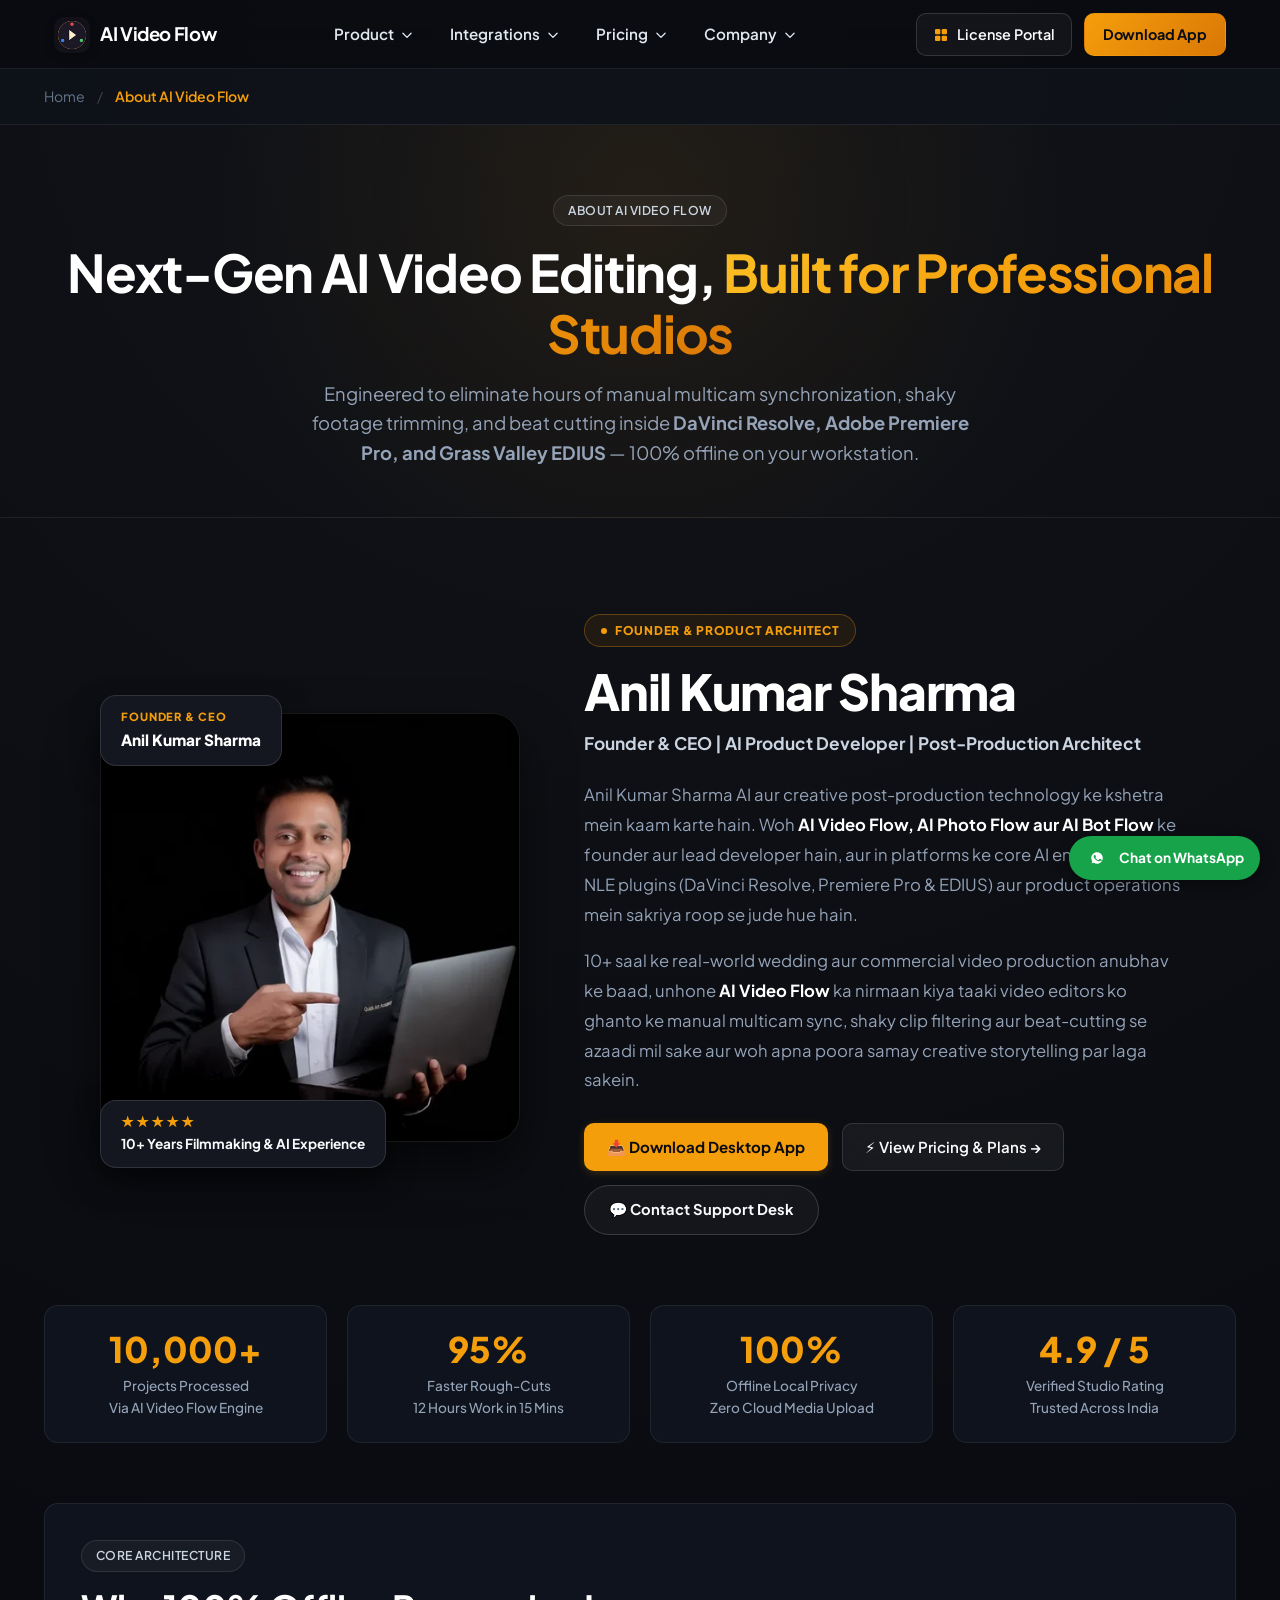
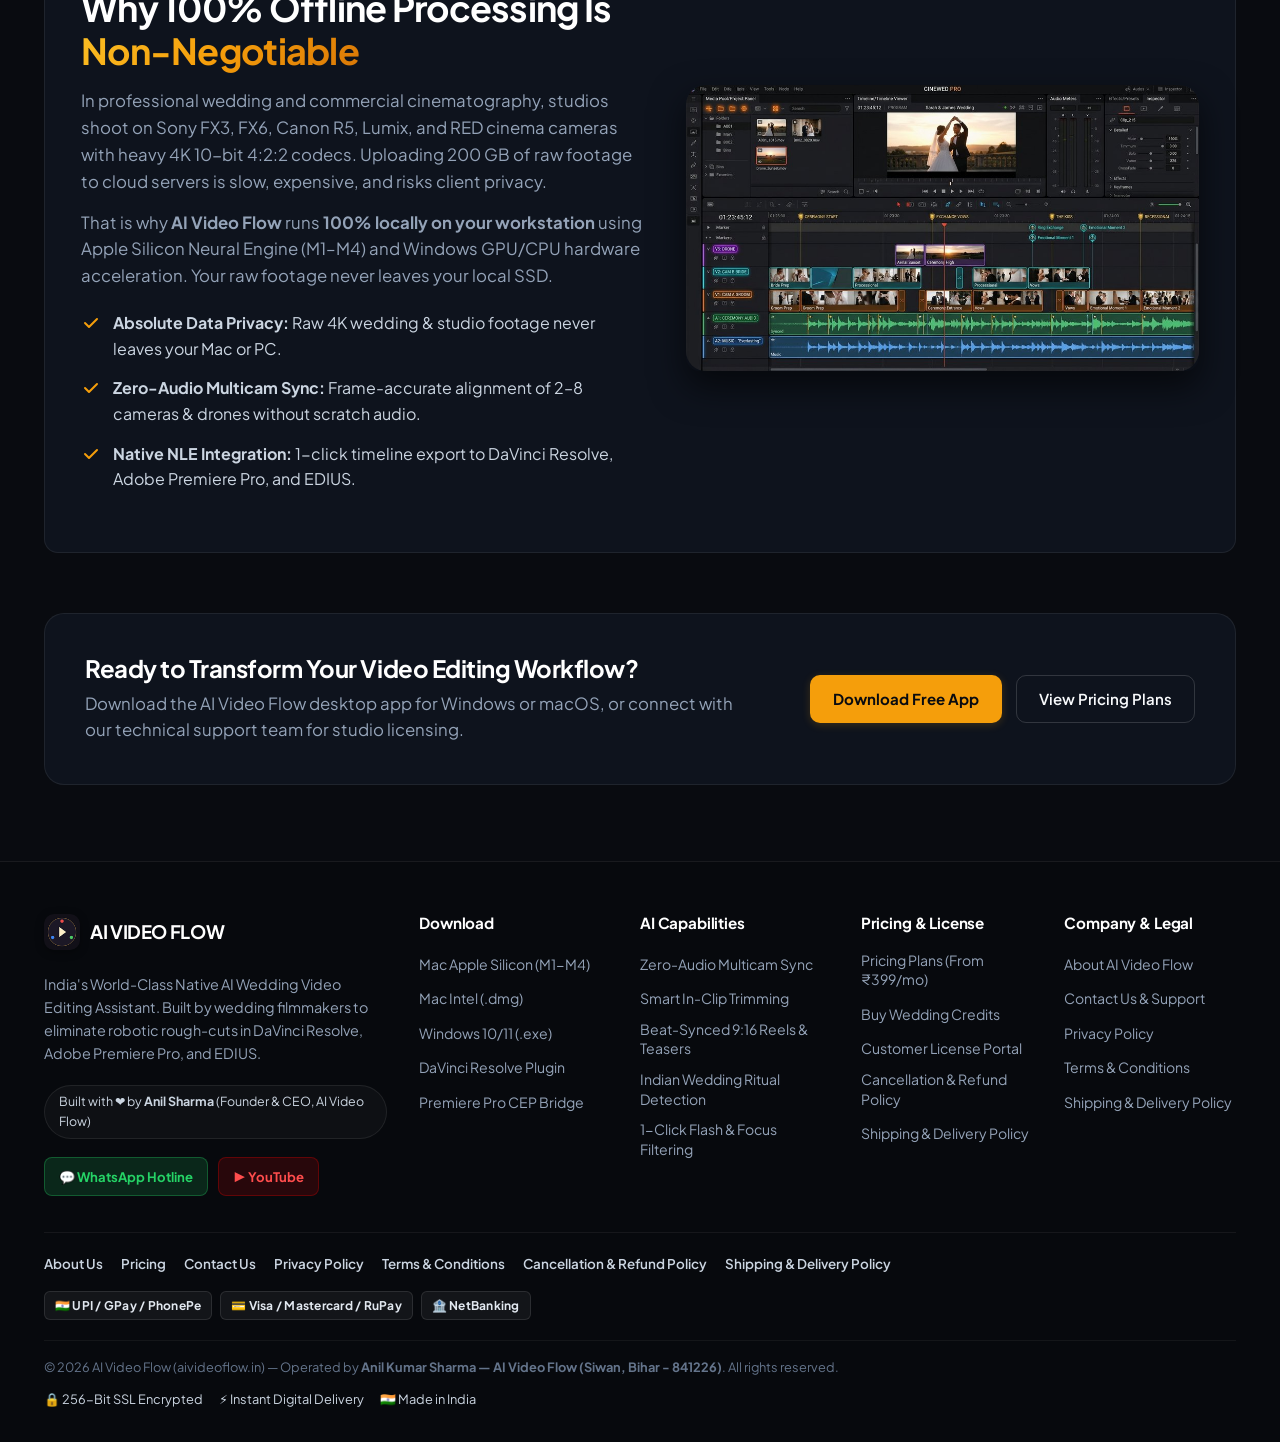
<file: about.html>
<!DOCTYPE html>
<html lang="en">

<head>
  <meta charset="UTF-8">
  <meta name="viewport" content="width=device-width, initial-scale=1.0">
  <title>About Us — AI Video Flow | Built by Anil Kumar Sharma</title>

  <!-- Advanced SEO Meta Tags -->
  <meta name="description"
    content="Learn about AI Video Flow and Founder & CEO Anil Kumar Sharma. 100% offline AI video editing software for DaVinci Resolve, Premiere Pro & EDIUS.">
  <meta name="keywords"
    content="ai video flow, anil kumar sharma, ai video editing software india, davinci resolve wedding plugin, premiere pro multicam sync, edius ai editing">
  <meta name="author" content="Anil Kumar Sharma">
  <meta name="robots" content="index, follow, max-image-preview:large, max-snippet:-1, max-video-preview:-1">
  <meta name="theme-color" content="#07090e">
  <link rel="canonical" href="https://aivideoflow.in/about">

  <!-- OpenGraph / Facebook -->
  <meta property="og:type" content="profile">
  <meta property="og:url" content="https://aivideoflow.in/about">
  <meta property="og:title" content="About AI Video Flow — Founded by Anil Kumar Sharma">
  <meta property="og:description"
    content="Discover the mission and technology behind AI Video Flow — India's native offline AI video editing engine for DaVinci Resolve, Premiere Pro &amp; EDIUS.">
  <meta property="og:image" content="https://aivideoflow.in/assets/anil-sharma-mentor.webp">
  <meta property="og:site_name" content="AI Video Flow">
  <meta property="og:locale" content="en_IN">

  <!-- Twitter Card -->
  <meta name="twitter:card" content="summary_large_image">
  <meta name="twitter:url" content="https://aivideoflow.in/about">
  <meta name="twitter:title" content="About AI Video Flow — Founded by Anil Kumar Sharma">
  <meta name="twitter:description"
    content="100% Offline AI Video Editing Suite for DaVinci Resolve, Adobe Premiere Pro, and Grass Valley EDIUS.">
  <meta name="twitter:image" content="https://aivideoflow.in/assets/anil-sharma-mentor.webp">

  <!-- Favicon -->
  <link rel="icon" type="image/png" href="assets/icon.png">
  <link rel="apple-touch-icon" href="assets/icon.png">

  <!-- Fonts & Stylesheet -->
  <link rel="preconnect" href="https://fonts.googleapis.com">
  <link rel="preconnect" href="https://fonts.gstatic.com" crossorigin>
  <link
    href="https://fonts.googleapis.com/css2?family=JetBrains+Mono:wght@500;700&family=Plus+Jakarta+Sans:wght@400;500;600;700;800&display=swap"
    rel="stylesheet">
  <link rel="stylesheet" href="css/style.css?v=5.9">

  <!-- JSON-LD Structured Data: BreadcrumbList + AboutPage + Person + Organization -->
  <script type="application/ld+json">
  {
    "@context": "https://schema.org",
    "@graph": [
      {
        "@type": "BreadcrumbList",
        "itemListElement": [
          {
            "@type": "ListItem",
            "position": 1,
            "name": "Home",
            "item": "https://aivideoflow.in/"
          },
          {
            "@type": "ListItem",
            "position": 2,
            "name": "About Us",
            "item": "https://aivideoflow.in/about"
          }
        ]
      },
      {
        "@type": "AboutPage",
        "name": "About Anil Sharma and AI Video Flow",
        "url": "https://aivideoflow.in/about",
        "description": "Background, philosophy, and academy credentials of Anil Sharma, creator of AI Video Flow and founder of AI Video Flow Technologies in Siwan, Bihar.",
        "mainEntity": {
          "@type": "Person",
          "name": "Anil Sharma",
          "jobTitle": "Lead Cinematographer, Mentor & Software Creator",
          "image": "https://aivideoflow.in/assets/anil-sharma-mentor.webp",
          "url": "https://quickartphotography.in/mentors/anil-sharma/",
          "sameAs": [
            "https://quickartphotography.in/about-us/",
            "https://www.youtube.com/@QuickartPhotographyAcademy/videos",
            "https://www.instagram.com/quick.art.photography.academy/",
            "https://www.facebook.com/Quick.art.Photography.Academy"
          ],
          "worksFor": {
            "@type": "EducationalOrganization",
            "name": "AI Video Flow Technologies",
            "url": "https://quickartphotography.in/",
            "address": {
              "@type": "PostalAddress",
              "addressLocality": "Siwan",
              "addressRegion": "Bihar",
              "addressCountry": "IN"
            }
          }
        }
      }
    ]
  }
  </script>
  <!-- Critical Header Base Safeguard -->
  <style>
    .brand-name {
      white-space: nowrap !important;
      display: inline-flex !important;
      align-items: center !important;
    }

    .dropdown-menu,
    .mega-menu {
      display: none;
    }

    .has-dropdown:hover>.dropdown-menu,
    .has-dropdown:hover>.mega-menu {
      display: block;
    }

    .mobile-drawer-cta {
      display: none !important;
    }

    .nav-links,
    .dropdown-menu,
    .dropdown-menu li,
    .mega-item-list,
    .mega-item-list li {
      list-style: none !important;
    }

    .nav-links,
    .dropdown-menu li {
      margin: 0;
      padding: 0;
    }
  </style>
</head>

<body>
  <!-- Site Navigation -->
  <!-- Site Navigation -->
  <header class="site-header">
    <div class="container nav-wrapper">
      <a href="/" class="brand-logo">
        <img src="assets/icon.png" alt="AI Video Flow Logo" width="36" height="36">
        <span class="brand-name">AI Video Flow</span>
      </a>

      <ul class="nav-links">
        <!-- 1. Product Dropdown -->
        <li class="has-dropdown">
          <a href="/#workflows">
            Product
            <svg class="nav-chevron" viewBox="0 0 24 24">
              <path stroke-linecap="round" stroke-linejoin="round" d="M19 9l-7 7-7-7" />
            </svg>
          </a>
          <ul class="dropdown-menu">
            <li>
              <a href="/#workflows">
                <span class="dd-outline-icon">
                  <svg viewBox="0 0 24 24">
                    <rect x="3" y="4" width="18" height="16" rx="3" />
                    <path stroke-linecap="round" stroke-linejoin="round" d="M10 9l5 3-5 3V9z" />
                  </svg>
                </span>
                <div class="dd-text-block">
                  <strong>AI Video Workflows</strong>
                  <span>Automated rough-cuts for Weddings, Reels, YouTube, Podcasts &amp; Tutorials.</span>
                </div>
              </a>
            </li>
            <li>
              <a href="/zero-audio-multicam-sync">
                <span class="dd-outline-icon">
                  <svg viewBox="0 0 24 24">
                    <path stroke-linecap="round" stroke-linejoin="round" d="M13 10V3L4 14h7v7l9-11h-7z" />
                  </svg>
                </span>
                <div class="dd-text-block">
                  <strong>Zero-Audio Multicam Sync</strong>
                  <span>Frame-accurate sync for 2–8 cameras &amp; drones without scratch audio.</span>
                </div>
              </a>
            </li>
            <li>
              <a href="/#features">
                <span class="dd-outline-icon">
                  <svg viewBox="0 0 24 24">
                    <path stroke-linecap="round" stroke-linejoin="round"
                      d="M9.663 17h4.673M12 3v1m6.364 1.636l-.707.707M21 12h-1M4 12H3m3.343-5.657l-.707-.707m2.828 9.9a5 5 0 117.072 0l-.548.547A3.374 3.374 0 0014 18.469V19a2 2 0 11-4 0v-.531c0-.895-.356-1.754-.988-2.386l-.548-.547z" />
                  </svg>
                </span>
                <div class="dd-text-block">
                  <strong>Core AI Capabilities</strong>
                  <span>Smart shaky-clip trimming, Indian ritual detection &amp; music beat sync.</span>
                </div>
              </a>
            </li>
            <li>
              <a href="/#download">
                <span class="dd-outline-icon">
                  <svg viewBox="0 0 24 24">
                    <path stroke-linecap="round" stroke-linejoin="round"
                      d="M4 16v1a3 3 0 003 3h10a3 3 0 003-3v-1m-4-4l-4 4m0 0l-4-4m4 4V4" />
                  </svg>
                </span>
                <div class="dd-text-block">
                  <strong>Download Desktop App</strong>
                  <span>100% offline native installer for Windows 10/11 (.exe) and macOS (.dmg).</span>
                </div>
              </a>
            </li>
          </ul>
        </li>

        <!-- 2. Integrations Dropdown -->
        <li class="has-dropdown">
          <a href="/#editors">
            Integrations
            <svg class="nav-chevron" viewBox="0 0 24 24">
              <path stroke-linecap="round" stroke-linejoin="round" d="M19 9l-7 7-7-7" />
            </svg>
          </a>
          <ul class="dropdown-menu">
            <li>
              <a href="/davinci-resolve-wedding-editing">
                <span class="dd-outline-icon">
                  <img src="assets/resolve.png" alt="DaVinci Resolve" width="24" height="24">
                </span>
                <div class="dd-text-block">
                  <strong>DaVinci Resolve</strong>
                  <span>10-Bit color &amp; native FCPXML multicam timeline interchange.</span>
                </div>
              </a>
            </li>
            <li>
              <a href="/premiere-pro-wedding-editing">
                <span class="dd-outline-icon">
                  <img src="assets/premiere.png" alt="Adobe Premiere Pro" width="24" height="24">
                </span>
                <div class="dd-text-block">
                  <strong>Adobe Premiere Pro</strong>
                  <span>Direct CEP sequence bridge for instant multi-track editing.</span>
                </div>
              </a>
            </li>
            <li>
              <a href="/edius-wedding-video-editing">
                <span class="dd-outline-icon">
                  <img src="assets/edius.png" alt="Grass Valley EDIUS" width="24" height="24">
                </span>
                <div class="dd-text-block">
                  <strong>Grass Valley EDIUS</strong>
                  <span>Frame-accurate 25fps PAL sequences engineered for Indian studios.</span>
                </div>
              </a>
            </li>
          </ul>
        </li>

        <!-- 3. Pricing Dropdown (Exact Match to Screenshot!) -->
        <li class="has-dropdown">
          <a href="/pricing">
            Pricing
            <svg class="nav-chevron" viewBox="0 0 24 24">
              <path stroke-linecap="round" stroke-linejoin="round" d="M19 9l-7 7-7-7" />
            </svg>
          </a>
          <ul class="dropdown-menu">
            <li>
              <a href="/pricing">
                <span class="dd-outline-icon">
                  <svg viewBox="0 0 24 24">
                    <rect x="3" y="5" width="18" height="14" rx="2" />
                    <path stroke-linecap="round" stroke-linejoin="round" d="M3 10h18M7 15h2" />
                  </svg>
                </span>
                <div class="dd-text-block">
                  <strong>Pricing Plans</strong>
                  <span>Compare subscription options (Free, ₹399/mo, ₹2,499/yr) and choose the right plan.</span>
                </div>
              </a>
            </li>
            <li>
              <a href="/pricing">
                <span class="dd-outline-icon">
                  <svg viewBox="0 0 24 24">
                    <ellipse cx="12" cy="6" rx="7" ry="3" />
                    <path stroke-linecap="round" stroke-linejoin="round" d="M5 6v6c0 1.66 3.13 3 7 3s7-1.34 7-3V6" />
                    <path stroke-linecap="round" stroke-linejoin="round" d="M5 12v6c0 1.66 3.13 3 7 3s7-1.34 7-3v-6" />
                  </svg>
                </span>
                <div class="dd-text-block">
                  <strong>Smart AI Wedding Packs</strong>
                  <span>Per-wedding credit packs (5, 11 &amp; 30 weddings) with lifetime validity.</span>
                </div>
              </a>
            </li>
            <li>
              <a href="https://license.aivideoflow.in/index.php/buy" target="_blank">
                <span class="dd-outline-icon">
                  <svg viewBox="0 0 24 24">
                    <path stroke-linecap="round" stroke-linejoin="round"
                      d="M7 7h.01M7 3h5c.512 0 1.024.195 1.414.586l7 7a2 2 0 010 2.828l-7 7a2 2 0 01-2.828 0l-7-7A1.994 1.994 0 013 12V7a4 4 0 014-4z" />
                  </svg>
                </span>
                <div class="dd-text-block">
                  <strong>Buy Instant License Key</strong>
                  <span>Pay securely via UPI, card or netbanking with instant WhatsApp delivery.</span>
                </div>
              </a>
            </li>
            <li>
              <a href="/contact">
                <span class="dd-outline-icon">
                  <svg viewBox="0 0 24 24">
                    <circle cx="12" cy="12" r="9" />
                    <path stroke-linecap="round" stroke-linejoin="round" d="M9 12l2 2 4-4" />
                  </svg>
                </span>
                <div class="dd-text-block">
                  <strong>Studio &amp; Setup Assistance</strong>
                  <span>Expert assistance for multi-PC studio licensing, setup, and onboarding.</span>
                </div>
              </a>
            </li>
          </ul>
        </li>

        <!-- 4. Company Dropdown -->
        <li class="has-dropdown">
          <a href="/about">
            Company
            <svg class="nav-chevron" viewBox="0 0 24 24">
              <path stroke-linecap="round" stroke-linejoin="round" d="M19 9l-7 7-7-7" />
            </svg>
          </a>
          <ul class="dropdown-menu menu-right">
            <li>
              <a href="/about">
                <span class="dd-outline-icon">
                  <svg viewBox="0 0 24 24">
                    <path stroke-linecap="round" stroke-linejoin="round"
                      d="M19 21V5a2 2 0 00-2-2H7a2 2 0 00-2 2v16m14 0h2m-2 0h-5m-9 0H3m2 0h5M9 7h1m-1 4h1m4-4h1m-1 4h1m-5 10v-5a1 1 0 011-1h2a1 1 0 011 1v5m-4 0h4" />
                  </svg>
                </span>
                <div class="dd-text-block">
                  <strong>About Us</strong>
                  <span>Meet Founder &amp; CEO Anil Kumar Sharma and our AI product architecture.</span>
                </div>
              </a>
            </li>
            <li>
              <a href="/contact">
                <span class="dd-outline-icon">
                  <svg viewBox="0 0 24 24">
                    <path stroke-linecap="round" stroke-linejoin="round"
                      d="M3 8l7.89 5.26a2 2 0 002.22 0L21 8M5 19h14a2 2 0 002-2V7a2 2 0 00-2-2H5a2 2 0 00-2 2v10a2 2 0 002 2z" />
                  </svg>
                </span>
                <div class="dd-text-block">
                  <strong>Contact &amp; Support</strong>
                  <span>Direct technical support via WhatsApp hotline, phone call, or email.</span>
                </div>
              </a>
            </li>
            <li>
              <a href="/privacy">
                <span class="dd-outline-icon">
                  <svg viewBox="0 0 24 24">
                    <path stroke-linecap="round" stroke-linejoin="round"
                      d="M9 12l2 2 4-4m5.618-4.016A11.955 11.955 0 0112 2.944a11.955 11.955 0 01-8.618 3.04A12.02 12.02 0 003 9c0 5.591 3.824 10.29 9 11.622 5.176-1.332 9-6.03 9-11.622 0-1.042-.133-2.052-.382-3.016z" />
                  </svg>
                </span>
                <div class="dd-text-block">
                  <strong>Privacy &amp; Data Security</strong>
                  <span>100% local offline processing — your raw footage never leaves your PC.</span>
                </div>
              </a>
            </li>
            <li>
              <a href="/refund">
                <span class="dd-outline-icon">
                  <svg viewBox="0 0 24 24">
                    <path stroke-linecap="round" stroke-linejoin="round"
                      d="M9 12h6m-6 4h6m2 5H7a2 2 0 01-2-2V5a2 2 0 012-2h5.586a1 1 0 01.707.293l5.414 5.414a1 1 0 01.293.707V19a2 2 0 01-2 2z" />
                  </svg>
                </span>
                <div class="dd-text-block">
                  <strong>Terms, Refund &amp; Delivery</strong>
                  <span>7-day money-back guarantee and instant electronic license delivery.</span>
                </div>
              </a>
            </li>
          </ul>
        </li>

        <!-- Mobile Drawer CTA -->
        <li class="mobile-drawer-cta">
          <a href="https://license.aivideoflow.in/index.php/admin" target="_blank" class="btn btn-secondary">License
            Dashboard</a>
          <a href="/#download" class="btn btn-primary">Download App</a>
        </li>
      </ul>

      <div class="nav-actions">
        <a href="https://license.aivideoflow.in/index.php/admin" target="_blank" class="nav-dashboard-btn">
          <svg fill="currentColor" viewBox="0 0 24 24">
            <rect x="3" y="3" width="8" height="8" rx="1.5" />
            <rect x="13" y="3" width="8" height="8" rx="1.5" />
            <rect x="3" y="13" width="8" height="8" rx="1.5" />
            <rect x="13" y="13" width="8" height="8" rx="1.5" />
          </svg>
          License Portal
        </a>
        <a href="/#download" class="btn btn-primary">Download App</a>
        <button class="mobile-toggle" aria-label="Toggle Navigation">☰</button>
      </div>
    </div>
  </header>

  <!-- Breadcrumbs -->
  <nav class="breadcrumbs-bar" aria-label="Breadcrumb">
    <div class="container">
      <a href="/">Home</a>
      <span class="separator">/</span>
      <span class="current">About AI Video Flow</span>
    </div>
  </nav>

  <!-- Page Hero Header -->
  <section class="page-hero">
    <div class="container">
      <div class="section-tag">
        <span class="badge badge-version">ABOUT AI VIDEO FLOW</span>
      </div>
      <h1>Next-Gen AI Video Editing, <span class="text-gold">Built for Professional Studios</span></h1>
      <p>
        Engineered to eliminate hours of manual multicam synchronization, shaky footage trimming, and beat cutting
        inside <strong>DaVinci Resolve, Adobe Premiere Pro, and Grass Valley EDIUS</strong> — 100% offline on your
        workstation.
      </p>
    </div>
  </section>

  <!-- Main Founder & Product Mission Showcase -->
  <main class="section">
    <div class="container">

      <!-- Founder & CEO Spotlight Grid -->
      <div class="founder-spotlight-grid">
        <!-- Left: Founder Photo Card with Floating Top-Left & Bottom-Left Badges -->
        <div class="founder-photo-wrap">
          <div class="founder-badge-topleft">
            <span class="f-role">FOUNDER &amp; CEO</span>
            <span class="f-name">Anil Kumar Sharma</span>
          </div>

          <div class="founder-photo-frame">
            <img src="assets/anil-sharma-mentor.webp" alt="Anil Kumar Sharma — Founder & CEO of AI Video Flow"
              width="420" height="420">
          </div>

          <div class="founder-badge-bottomleft">
            <div class="f-stars">★★★★★</div>
            <div class="f-exp">10+ Years Filmmaking &amp; AI Experience</div>
          </div>
        </div>

        <!-- Right: Founder Bio & Product Action Pills -->
        <div class="founder-bio-content">
          <div class="founder-pill-tag">
            <span class="dot"></span>
            FOUNDER &amp; PRODUCT ARCHITECT
          </div>

          <h2>Anil Kumar Sharma</h2>

          <div class="founder-roles-line">
            Founder &amp; CEO | AI Product Developer | Post-Production Architect
          </div>

          <p class="founder-desc-text">
            Anil Kumar Sharma AI aur creative post-production technology ke kshetra mein kaam karte hain. Woh <strong>AI
              Video Flow, AI Photo Flow aur AI Bot Flow</strong> ke founder aur lead developer hain, aur in platforms ke
            core AI engine, native NLE plugins (DaVinci Resolve, Premiere Pro &amp; EDIUS) aur product operations mein
            sakriya roop se jude hue hain.
          </p>

          <p class="founder-desc-text" style="margin-top:-12px;">
            10+ saal ke real-world wedding aur commercial video production anubhav ke baad, unhone <strong>AI Video
              Flow</strong> ka nirmaan kiya taaki video editors ko ghanto ke manual multicam sync, shaky clip filtering
            aur beat-cutting se azaadi mil sake aur woh apna poora samay creative storytelling par laga sakein.
          </p>

          <!-- Product Action Buttons -->
          <div class="founder-btn-row">
            <a href="/#download" class="btn btn-primary">
              📥 Download Desktop App
            </a>

            <a href="/pricing" class="btn btn-secondary">
              ⚡ View Pricing &amp; Plans →
            </a>

            <a href="/contact" class="btn-masterclass-pill">
              💬 Contact Support Desk
            </a>
          </div>
        </div>
      </div>

      <!-- Product Impact Stats Strip -->
      <div class="stats-grid-4">
        <div class="stat-box">
          <div class="number">10,000+</div>
          <div class="label">Projects Processed<br>Via AI Video Flow Engine</div>
        </div>
        <div class="stat-box">
          <div class="number">95%</div>
          <div class="label">Faster Rough-Cuts<br>12 Hours Work in 15 Mins</div>
        </div>
        <div class="stat-box">
          <div class="number">100%</div>
          <div class="label">Offline Local Privacy<br>Zero Cloud Media Upload</div>
        </div>
        <div class="stat-box">
          <div class="number">4.9 / 5</div>
          <div class="label">Verified Studio Rating<br>Trusted Across India</div>
        </div>
      </div>

      <!-- Real Studio & Production Philosophy -->
      <div class="showcase-box" style="grid-template-columns: 1.1fr 1fr;margin-top:60px;">
        <div class="showcase-details">
          <span class="badge badge-version">CORE ARCHITECTURE</span>
          <h2 style="text-align:left;margin-top:14px;">Why 100% Offline Processing Is <span
              class="text-gold">Non-Negotiable</span></h2>
          <p>
            In professional wedding and commercial cinematography, studios shoot on Sony FX3, FX6, Canon R5, Lumix, and
            RED cinema cameras with heavy 4K 10-bit 4:2:2 codecs. Uploading 200 GB of raw footage to cloud servers is
            slow, expensive, and risks client privacy.
          </p>
          <p style="margin-top:14px;">
            That is why <strong>AI Video Flow</strong> runs <strong>100% locally on your workstation</strong> using
            Apple Silicon Neural Engine (M1–M4) and Windows GPU/CPU hardware acceleration. Your raw footage never leaves
            your local SSD.
          </p>
          <ul style="margin-top:20px;">
            <li>
              <svg width="20" height="20" fill="currentColor" viewBox="0 0 20 20">
                <path fill-rule="evenodd"
                  d="M16.707 5.293a1 1 0 010 1.414l-8 8a1 1 0 01-1.414 0l-4-4a1 1 0 011.414-1.414L8 12.586l7.293-7.293a1 1 0 011.414 0z"
                  clip-rule="evenodd" />
              </svg>
              <span><strong>Absolute Data Privacy:</strong> Raw 4K wedding &amp; studio footage never leaves your Mac or
                PC.</span>
            </li>
            <li>
              <svg width="20" height="20" fill="currentColor" viewBox="0 0 20 20">
                <path fill-rule="evenodd"
                  d="M16.707 5.293a1 1 0 010 1.414l-8 8a1 1 0 01-1.414 0l-4-4a1 1 0 011.414-1.414L8 12.586l7.293-7.293a1 1 0 011.414 0z"
                  clip-rule="evenodd" />
              </svg>
              <span><strong>Zero-Audio Multicam Sync:</strong> Frame-accurate alignment of 2–8 cameras &amp; drones
                without scratch audio.</span>
            </li>
            <li>
              <svg width="20" height="20" fill="currentColor" viewBox="0 0 20 20">
                <path fill-rule="evenodd"
                  d="M16.707 5.293a1 1 0 010 1.414l-8 8a1 1 0 01-1.414 0l-4-4a1 1 0 011.414-1.414L8 12.586l7.293-7.293a1 1 0 011.414 0z"
                  clip-rule="evenodd" />
              </svg>
              <span><strong>Native NLE Integration:</strong> 1-click timeline export to DaVinci Resolve, Adobe Premiere
                Pro, and EDIUS.</span>
            </li>
          </ul>
        </div>
        <div class="showcase-media">
          <img src="assets/hero_timeline.jpg" alt="AI Video Flow Native Multicam Timeline Interface"
            style="width:100%;border-radius:var(--radius-lg);object-fit:cover;box-shadow:var(--shadow-card);"
            width="940" height="525">
        </div>
      </div>

      <!-- Product Download & Support Callout -->
      <div
        style="background:var(--bg-card);border:1px solid var(--border-color);border-radius:var(--radius-lg);padding:40px;margin-top:60px;display:flex;justify-content:space-between;align-items:center;flex-wrap:wrap;gap:24px;">
        <div>
          <h3 style="font-size:1.5rem;color:#fff;">Ready to Transform Your Video Editing Workflow?</h3>
          <p style="margin-top:8px;color:var(--text-secondary);max-width:650px;">
            Download the AI Video Flow desktop app for Windows or macOS, or connect with our technical support team for
            studio licensing.
          </p>
        </div>
        <div style="display:flex;gap:14px;flex-wrap:wrap;">
          <a href="/#download" class="btn btn-primary">Download Free App</a>
          <a href="/pricing" class="btn btn-outline-gold">View Pricing Plans</a>
        </div>
      </div>

    </div>
  </main>

  <!-- Site Footer with Trust Bar and 5-Column Navigation -->
  <footer class="site-footer">
    <div class="container">

      <!-- Trust Bar -->
      <div class="footer-trust-bar">
        <div class="trust-item">
          <div class="trust-icon">🇮🇳</div>
          <div class="trust-text">
            <strong>Engineered for Indian Weddings</strong>
            <span>Barat, Jaymala, Pheras &amp; Vidai optimized</span>
          </div>
        </div>
        <div class="trust-item">
          <div class="trust-icon">⚡</div>
          <div class="trust-text">
            <strong>Offline Local Engine</strong>
            <span>Raw 4K footage never leaves your workstation</span>
          </div>
        </div>
        <div class="trust-item">
          <div class="trust-icon">🎬</div>
          <div class="trust-text">
            <strong>Native NLE Integrations</strong>
            <span>DaVinci Resolve, Premiere Pro &amp; EDIUS</span>
          </div>
        </div>
        <div class="trust-item">
          <div class="trust-icon">🎓</div>
          <div class="trust-text">
            <strong>10,000+ Projects Processed</strong>
            <span>Trusted by Wedding & Commercial Studios</span>
          </div>
        </div>
      </div>

      <!-- Main Footer Columns -->
      <div class="footer-grid">
        <div class="footer-brand">
          <a href="/" class="brand-logo">
            <img src="assets/icon.png" alt="AI Video Flow Logo" width="36" height="36">
            <div class="brand-name">AI VIDEO FLOW</div>
          </a>
          <p>
            India's World-Class Native AI Wedding Video Editing Assistant. Built by wedding filmmakers to eliminate
            robotic rough-cuts in DaVinci Resolve, Adobe Premiere Pro, and EDIUS.
          </p>
          <div class="footer-creator-pill">
            <span>Built with ❤️ by <strong>Anil Sharma</strong> (Founder & CEO, AI Video Flow)</span>
          </div>
          <div class="footer-social-row">
            <a href="https://wa.me/919939800780" target="_blank" class="footer-social-btn whatsapp">💬 WhatsApp
              Hotline</a>
            <a href="https://www.youtube.com/@QuickartPhotographyAcademy/videos" target="_blank"
              class="footer-social-btn youtube">▶ YouTube</a>
          </div>
        </div>

        <div class="footer-col">
          <h4>Download</h4>
          <ul class="footer-links">
            <li><a href="https://license.aivideoflow.in/download/mac-arm64" data-download="mac-arm64">Mac Apple Silicon
                (M1-M4)</a></li>
            <li><a href="https://license.aivideoflow.in/download/mac-x86_64" data-download="mac-x86_64">Mac Intel
                (.dmg)</a></li>
            <li><a href="https://license.aivideoflow.in/download/windows" data-download="windows">Windows 10/11
                (.exe)</a></li>
            <li><a href="/davinci-resolve-wedding-editing">DaVinci Resolve Plugin</a></li>
            <li><a href="/premiere-pro-wedding-editing">Premiere Pro CEP Bridge</a></li>
          </ul>
        </div>

        <div class="footer-col">
          <h4>AI Capabilities</h4>
          <ul class="footer-links">
            <li><a href="/zero-audio-multicam-sync">Zero-Audio Multicam Sync</a></li>
            <li><a href="/#features">Smart In-Clip Trimming</a></li>
            <li><a href="/#features">Beat-Synced 9:16 Reels &amp; Teasers</a></li>
            <li><a href="/#features">Indian Wedding Ritual Detection</a></li>
            <li><a href="/#features">1-Click Flash &amp; Focus Filtering</a></li>
          </ul>
        </div>

        <div class="footer-col">
          <h4>Pricing &amp; License</h4>
          <ul class="footer-links">
            <li><a href="/pricing">Pricing Plans (From ₹399/mo)</a></li>
            <li><a href="https://license.aivideoflow.in/index.php/buy" target="_blank">Buy Wedding Credits</a></li>
            <li><a href="https://license.aivideoflow.in/index.php/admin" target="_blank">Customer License Portal</a>
            </li>
            <li><a href="/refund">Cancellation &amp; Refund Policy</a></li>
            <li><a href="/shipping">Shipping &amp; Delivery Policy</a></li>
          </ul>
        </div>

        <div class="footer-col">
          <h4>Company &amp; Legal</h4>
          <ul class="footer-links">
            <li><a href="/about">About AI Video Flow</a></li>
            <li><a href="/contact">Contact Us &amp; Support</a></li>
            <li><a href="/privacy">Privacy Policy</a></li>
            <li><a href="/terms">Terms &amp; Conditions</a></li>
            <li><a href="/shipping">Shipping &amp; Delivery Policy</a></li>
          </ul>
        </div>
      </div>

      <!-- Payment Gateway Mandatory Compliance & Policy Bar -->
      <div class="footer-legal-strip">
        <div class="footer-policy-pills">
          <a href="/about">About Us</a>
          <a href="/pricing">Pricing</a>
          <a href="/contact">Contact Us</a>
          <a href="/privacy">Privacy Policy</a>
          <a href="/terms">Terms &amp; Conditions</a>
          <a href="/refund">Cancellation &amp; Refund Policy</a>
          <a href="/shipping">Shipping &amp; Delivery Policy</a>
        </div>
        <div class="footer-payment-methods">
          <span class="pay-badge">🇮🇳 UPI / GPay / PhonePe</span>
          <span class="pay-badge">💳 Visa / Mastercard / RuPay</span>
          <span class="pay-badge">🏦 NetBanking</span>
        </div>
      </div>

      <div class="footer-bottom">
        <div>
          © 2026 AI Video Flow (aivideoflow.in) — Operated by <strong>Anil Kumar Sharma — AI Video Flow (Siwan, Bihar -
            841226)</strong>. All rights reserved.
        </div>
        <div class="footer-security-badges">
          <span>🔒 256-Bit SSL Encrypted</span>
          <span>⚡ Instant Digital Delivery</span>
          <span>🇮🇳 Made in India</span>
        </div>
      </div>

    </div>
  </footer>

  <!-- Floating WhatsApp CTA -->
  <a href="https://wa.me/919939800780?text=Hello%20Anil%20Sharma%20sir,%20mujhe%20AI%20Video%20Flow%20ke%20baare%20me%20baat%20karni%20hai"
    target="_blank" class="floating-whatsapp" aria-label="Chat on WhatsApp">
    <svg viewBox="0 0 24 24">
      <path
        d="M12.031 6.172c-3.181 0-5.767 2.586-5.768 5.766-.001 1.298.38 2.27 1.019 3.287l-.582 2.128 2.182-.573c.978.58 1.911.928 3.145.929 3.178 0 5.767-2.587 5.768-5.766.001-3.187-2.575-5.77-5.764-5.771zm3.392 8.244c-.144.405-.837.774-1.17.824-.312.045-.694.074-2.127-.521-1.625-.675-2.679-2.316-2.76-2.424-.082-.108-.656-.874-.656-1.666 0-.793.415-1.182.562-1.341.147-.16.321-.199.428-.199.108 0 .216.002.309.006.101.005.234-.038.366.279.135.324.463 1.13.504 1.213.04.082.067.179.013.288-.054.108-.081.176-.162.271-.081.096-.17.214-.243.287-.081.082-.166.171-.071.334.095.163.423.699.908 1.13 1.055.939 1.63 1.053 1.862 1.149.232.096.368.082.503-.073.136-.156.582-.676.737-.908.156-.232.311-.194.523-.116.212.078 1.344.634 1.574.749.23.115.384.171.44.267.056.096.056.559-.088.964z" />
    </svg>
    <span>Chat on WhatsApp</span>
  </a>

  <script src="js/main.js?v=6.0"></script>
</body>

</html>
</file>
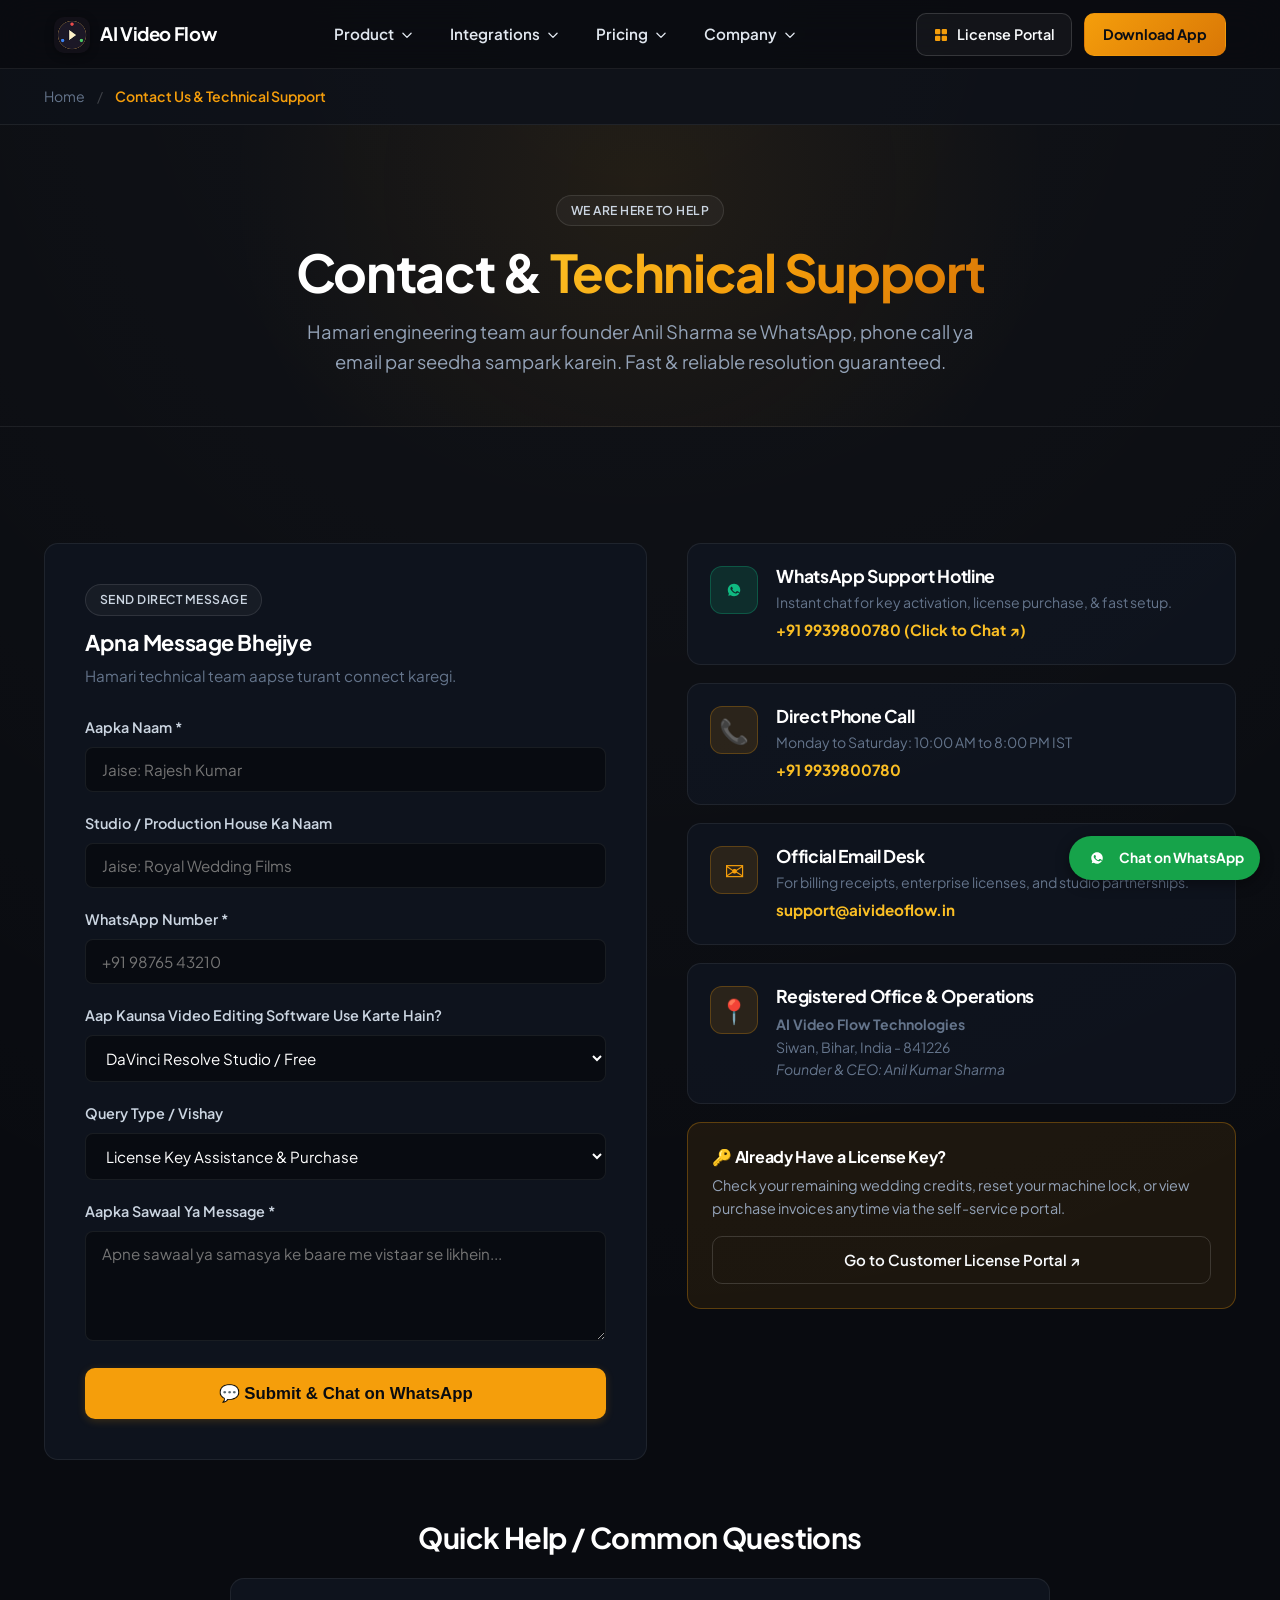
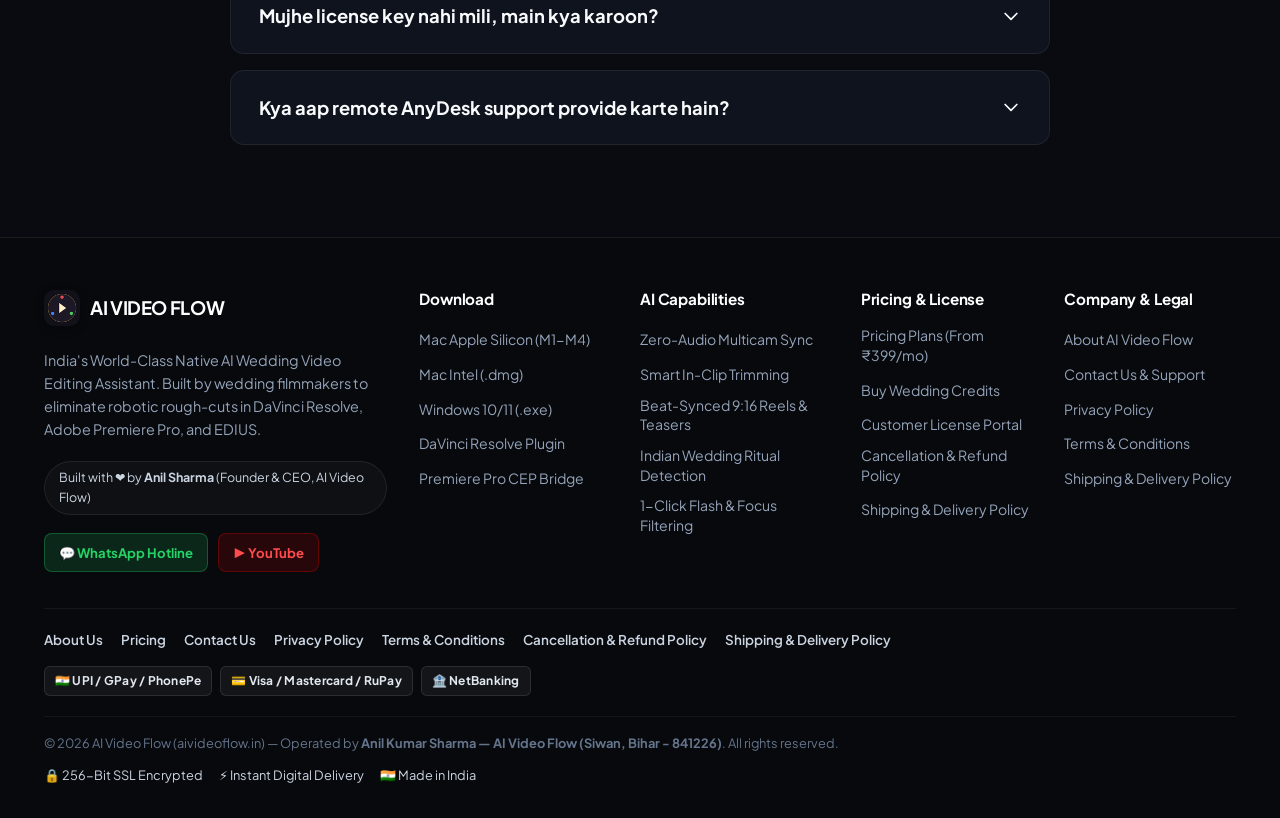
<file: contact.html>
<!DOCTYPE html>
<html lang="en">
<head>
  <meta charset="UTF-8">
  <meta name="viewport" content="width=device-width, initial-scale=1.0">
  <title>Contact & Support — AI Video Flow | WhatsApp Hotline</title>
  
  <!-- Advanced SEO Meta Tags -->
  <meta name="description" content="Get direct WhatsApp technical support, license key assistance, and studio onboarding for AI Video Flow. Call or message +91 9939800780 anytime.">
  <meta name="keywords" content="ai video flow contact, ai video flow support, anil sharma phone number, wedding video editing customer care, davinci resolve wedding support, quick art siwan contact">
  <meta name="author" content="AI Video Flow">
  <meta name="robots" content="index, follow, max-image-preview:large, max-snippet:-1, max-video-preview:-1">
  <meta name="theme-color" content="#07090e">
  <link rel="canonical" href="https://aivideoflow.in/contact">

  <!-- OpenGraph / Facebook -->
  <meta property="og:type" content="website">
  <meta property="og:url" content="https://aivideoflow.in/contact">
  <meta property="og:title" content="Contact Us &amp; Technical Support — AI Video Flow">
  <meta property="og:description" content="Reach our engineering &amp; license support team directly via WhatsApp, Phone, or Email. Dedicated support for wedding cinematographers.">
  <meta property="og:image" content="https://aivideoflow.in/assets/hero_timeline.jpg">
  <meta property="og:site_name" content="AI Video Flow">
  <meta property="og:locale" content="en_IN">

  <!-- Twitter Card -->
  <meta name="twitter:card" content="summary_large_image">
  <meta name="twitter:url" content="https://aivideoflow.in/contact">
  <meta name="twitter:title" content="Contact AI Video Flow Support &amp; Studio Team">
  <meta name="twitter:description" content="Need license key activation, hardware reset, or custom agency setup? Contact our team on WhatsApp +91 9939800780.">
  <meta name="twitter:image" content="https://aivideoflow.in/assets/hero_timeline.jpg">

  <!-- Favicon -->
  <link rel="icon" type="image/png" href="assets/icon.png">
  <link rel="apple-touch-icon" href="assets/icon.png">

  <!-- Fonts & Stylesheet -->
  <link rel="preconnect" href="https://fonts.googleapis.com">
  <link rel="preconnect" href="https://fonts.gstatic.com" crossorigin>
  <link href="https://fonts.googleapis.com/css2?family=JetBrains+Mono:wght@500;700&family=Plus+Jakarta+Sans:wght@400;500;600;700;800&display=swap" rel="stylesheet">
  <link rel="stylesheet" href="css/style.css?v=5.9">

  <!-- JSON-LD Structured Data: BreadcrumbList + ContactPage + LocalBusiness -->
  <script type="application/ld+json">
  {
    "@context": "https://schema.org",
    "@graph": [
      {
        "@type": "BreadcrumbList",
        "itemListElement": [
          {
            "@type": "ListItem",
            "position": 1,
            "name": "Home",
            "item": "https://aivideoflow.in/"
          },
          {
            "@type": "ListItem",
            "position": 2,
            "name": "Contact",
            "item": "https://aivideoflow.in/contact"
          }
        ]
      },
      {
        "@type": "ContactPage",
        "name": "AI Video Flow Technical Support & Inquiries",
        "url": "https://aivideoflow.in/contact",
        "description": "Direct customer support, WhatsApp hotline, and studio visit contact details for AI Video Flow.",
        "mainEntity": {
          "@type": "LocalBusiness",
          "name": "AI Video Flow Technologies / AI Video Flow",
          "image": "https://aivideoflow.in/assets/icon.png",
          "telephone": "+919939800780",
          "email": "support@aivideoflow.in",
          "url": "https://aivideoflow.in/",
          "address": {
            "@type": "PostalAddress",
            "streetAddress": "AI Video Flow Campus, Station Road Area",
            "addressLocality": "Siwan",
            "addressRegion": "Bihar",
            "postalCode": "841226",
            "addressCountry": "IN"
          },
          "geo": {
            "@type": "GeoCoordinates",
            "latitude": "26.2289734",
            "longitude": "84.3347944"
          },
          "openingHoursSpecification": [
            {
              "@type": "OpeningHoursSpecification",
              "dayOfWeek": ["Monday", "Tuesday", "Wednesday", "Thursday", "Friday", "Saturday"],
              "opens": "10:00",
              "closes": "20:00"
            }
          ]
        }
      }
    ]
  }
  </script>
    <!-- Critical Header Base Safeguard -->
  <style>
    .brand-name { white-space: nowrap !important; display: inline-flex !important; align-items: center !important; }
    .dropdown-menu, .mega-menu { display: none; }
    .has-dropdown:hover > .dropdown-menu, .has-dropdown:hover > .mega-menu { display: block; }
    .mobile-drawer-cta { display: none !important; }
    .nav-links, .dropdown-menu, .dropdown-menu li, .mega-item-list, .mega-item-list li { list-style: none !important; }
    .nav-links, .dropdown-menu li { margin: 0; padding: 0; }
  </style>
</head>
<body>
    <!-- Site Navigation -->
        <!-- Site Navigation -->
  <header class="site-header">
    <div class="container nav-wrapper">
      <a href="/" class="brand-logo">
        <img src="assets/icon.png" alt="AI Video Flow Logo" width="36" height="36">
        <span class="brand-name">AI Video Flow</span>
      </a>

      <ul class="nav-links">
        <!-- 1. Product Dropdown -->
        <li class="has-dropdown">
          <a href="/#workflows">
            Product
            <svg class="nav-chevron" viewBox="0 0 24 24"><path stroke-linecap="round" stroke-linejoin="round" d="M19 9l-7 7-7-7"/></svg>
          </a>
          <ul class="dropdown-menu">
            <li>
              <a href="/#workflows">
                <span class="dd-outline-icon">
                  <svg viewBox="0 0 24 24"><rect x="3" y="4" width="18" height="16" rx="3"/><path stroke-linecap="round" stroke-linejoin="round" d="M10 9l5 3-5 3V9z"/></svg>
                </span>
                <div class="dd-text-block">
                  <strong>AI Video Workflows</strong>
                  <span>Automated rough-cuts for Weddings, Reels, YouTube, Podcasts &amp; Tutorials.</span>
                </div>
              </a>
            </li>
            <li>
              <a href="/zero-audio-multicam-sync">
                <span class="dd-outline-icon">
                  <svg viewBox="0 0 24 24"><path stroke-linecap="round" stroke-linejoin="round" d="M13 10V3L4 14h7v7l9-11h-7z"/></svg>
                </span>
                <div class="dd-text-block">
                  <strong>Zero-Audio Multicam Sync</strong>
                  <span>Frame-accurate sync for 2–8 cameras &amp; drones without scratch audio.</span>
                </div>
              </a>
            </li>
            <li>
              <a href="/#features">
                <span class="dd-outline-icon">
                  <svg viewBox="0 0 24 24"><path stroke-linecap="round" stroke-linejoin="round" d="M9.663 17h4.673M12 3v1m6.364 1.636l-.707.707M21 12h-1M4 12H3m3.343-5.657l-.707-.707m2.828 9.9a5 5 0 117.072 0l-.548.547A3.374 3.374 0 0014 18.469V19a2 2 0 11-4 0v-.531c0-.895-.356-1.754-.988-2.386l-.548-.547z"/></svg>
                </span>
                <div class="dd-text-block">
                  <strong>Core AI Capabilities</strong>
                  <span>Smart shaky-clip trimming, Indian ritual detection &amp; music beat sync.</span>
                </div>
              </a>
            </li>
            <li>
              <a href="/#download">
                <span class="dd-outline-icon">
                  <svg viewBox="0 0 24 24"><path stroke-linecap="round" stroke-linejoin="round" d="M4 16v1a3 3 0 003 3h10a3 3 0 003-3v-1m-4-4l-4 4m0 0l-4-4m4 4V4"/></svg>
                </span>
                <div class="dd-text-block">
                  <strong>Download Desktop App</strong>
                  <span>100% offline native installer for Windows 10/11 (.exe) and macOS (.dmg).</span>
                </div>
              </a>
            </li>
          </ul>
        </li>

        <!-- 2. Integrations Dropdown -->
        <li class="has-dropdown">
          <a href="/#editors">
            Integrations
            <svg class="nav-chevron" viewBox="0 0 24 24"><path stroke-linecap="round" stroke-linejoin="round" d="M19 9l-7 7-7-7"/></svg>
          </a>
          <ul class="dropdown-menu">
            <li>
              <a href="/davinci-resolve-wedding-editing">
                <span class="dd-outline-icon">
                  <img src="assets/resolve.png" alt="DaVinci Resolve" width="24" height="24">
                </span>
                <div class="dd-text-block">
                  <strong>DaVinci Resolve</strong>
                  <span>10-Bit color &amp; native FCPXML multicam timeline interchange.</span>
                </div>
              </a>
            </li>
            <li>
              <a href="/premiere-pro-wedding-editing">
                <span class="dd-outline-icon">
                  <img src="assets/premiere.png" alt="Adobe Premiere Pro" width="24" height="24">
                </span>
                <div class="dd-text-block">
                  <strong>Adobe Premiere Pro</strong>
                  <span>Direct CEP sequence bridge for instant multi-track editing.</span>
                </div>
              </a>
            </li>
            <li>
              <a href="/edius-wedding-video-editing">
                <span class="dd-outline-icon">
                  <img src="assets/edius.png" alt="Grass Valley EDIUS" width="24" height="24">
                </span>
                <div class="dd-text-block">
                  <strong>Grass Valley EDIUS</strong>
                  <span>Frame-accurate 25fps PAL sequences engineered for Indian studios.</span>
                </div>
              </a>
            </li>
          </ul>
        </li>

        <!-- 3. Pricing Dropdown (Exact Match to Screenshot!) -->
        <li class="has-dropdown">
          <a href="/pricing">
            Pricing
            <svg class="nav-chevron" viewBox="0 0 24 24"><path stroke-linecap="round" stroke-linejoin="round" d="M19 9l-7 7-7-7"/></svg>
          </a>
          <ul class="dropdown-menu">
            <li>
              <a href="/pricing">
                <span class="dd-outline-icon">
                  <svg viewBox="0 0 24 24"><rect x="3" y="5" width="18" height="14" rx="2"/><path stroke-linecap="round" stroke-linejoin="round" d="M3 10h18M7 15h2"/></svg>
                </span>
                <div class="dd-text-block">
                  <strong>Pricing Plans</strong>
                  <span>Compare subscription options (Free, ₹399/mo, ₹2,499/yr) and choose the right plan.</span>
                </div>
              </a>
            </li>
            <li>
              <a href="/pricing">
                <span class="dd-outline-icon">
                  <svg viewBox="0 0 24 24"><ellipse cx="12" cy="6" rx="7" ry="3"/><path stroke-linecap="round" stroke-linejoin="round" d="M5 6v6c0 1.66 3.13 3 7 3s7-1.34 7-3V6"/><path stroke-linecap="round" stroke-linejoin="round" d="M5 12v6c0 1.66 3.13 3 7 3s7-1.34 7-3v-6"/></svg>
                </span>
                <div class="dd-text-block">
                  <strong>Smart AI Wedding Packs</strong>
                  <span>Per-wedding credit packs (5, 11 &amp; 30 weddings) with lifetime validity.</span>
                </div>
              </a>
            </li>
            <li>
              <a href="https://license.aivideoflow.in/index.php/buy" target="_blank">
                <span class="dd-outline-icon">
                  <svg viewBox="0 0 24 24"><path stroke-linecap="round" stroke-linejoin="round" d="M7 7h.01M7 3h5c.512 0 1.024.195 1.414.586l7 7a2 2 0 010 2.828l-7 7a2 2 0 01-2.828 0l-7-7A1.994 1.994 0 013 12V7a4 4 0 014-4z"/></svg>
                </span>
                <div class="dd-text-block">
                  <strong>Buy Instant License Key</strong>
                  <span>Pay securely via UPI, card or netbanking with instant WhatsApp delivery.</span>
                </div>
              </a>
            </li>
            <li>
              <a href="/contact">
                <span class="dd-outline-icon">
                  <svg viewBox="0 0 24 24"><circle cx="12" cy="12" r="9"/><path stroke-linecap="round" stroke-linejoin="round" d="M9 12l2 2 4-4"/></svg>
                </span>
                <div class="dd-text-block">
                  <strong>Studio &amp; Setup Assistance</strong>
                  <span>Expert assistance for multi-PC studio licensing, setup, and onboarding.</span>
                </div>
              </a>
            </li>
          </ul>
        </li>

        <!-- 4. Company Dropdown -->
        <li class="has-dropdown">
          <a href="/about">
            Company
            <svg class="nav-chevron" viewBox="0 0 24 24"><path stroke-linecap="round" stroke-linejoin="round" d="M19 9l-7 7-7-7"/></svg>
          </a>
          <ul class="dropdown-menu menu-right">
            <li>
              <a href="/about">
                <span class="dd-outline-icon">
                  <svg viewBox="0 0 24 24"><path stroke-linecap="round" stroke-linejoin="round" d="M19 21V5a2 2 0 00-2-2H7a2 2 0 00-2 2v16m14 0h2m-2 0h-5m-9 0H3m2 0h5M9 7h1m-1 4h1m4-4h1m-1 4h1m-5 10v-5a1 1 0 011-1h2a1 1 0 011 1v5m-4 0h4"/></svg>
                </span>
                <div class="dd-text-block">
                  <strong>About Us</strong>
                  <span>Meet Founder &amp; CEO Anil Kumar Sharma and our AI product architecture.</span>
                </div>
              </a>
            </li>
            <li>
              <a href="/contact">
                <span class="dd-outline-icon">
                  <svg viewBox="0 0 24 24"><path stroke-linecap="round" stroke-linejoin="round" d="M3 8l7.89 5.26a2 2 0 002.22 0L21 8M5 19h14a2 2 0 002-2V7a2 2 0 00-2-2H5a2 2 0 00-2 2v10a2 2 0 002 2z"/></svg>
                </span>
                <div class="dd-text-block">
                  <strong>Contact &amp; Support</strong>
                  <span>Direct technical support via WhatsApp hotline, phone call, or email.</span>
                </div>
              </a>
            </li>
            <li>
              <a href="/privacy">
                <span class="dd-outline-icon">
                  <svg viewBox="0 0 24 24"><path stroke-linecap="round" stroke-linejoin="round" d="M9 12l2 2 4-4m5.618-4.016A11.955 11.955 0 0112 2.944a11.955 11.955 0 01-8.618 3.04A12.02 12.02 0 003 9c0 5.591 3.824 10.29 9 11.622 5.176-1.332 9-6.03 9-11.622 0-1.042-.133-2.052-.382-3.016z"/></svg>
                </span>
                <div class="dd-text-block">
                  <strong>Privacy &amp; Data Security</strong>
                  <span>100% local offline processing — your raw footage never leaves your PC.</span>
                </div>
              </a>
            </li>
            <li>
              <a href="/refund">
                <span class="dd-outline-icon">
                  <svg viewBox="0 0 24 24"><path stroke-linecap="round" stroke-linejoin="round" d="M9 12h6m-6 4h6m2 5H7a2 2 0 01-2-2V5a2 2 0 012-2h5.586a1 1 0 01.707.293l5.414 5.414a1 1 0 01.293.707V19a2 2 0 01-2 2z"/></svg>
                </span>
                <div class="dd-text-block">
                  <strong>Terms, Refund &amp; Delivery</strong>
                  <span>7-day money-back guarantee and instant electronic license delivery.</span>
                </div>
              </a>
            </li>
          </ul>
        </li>

        <!-- Mobile Drawer CTA -->
        <li class="mobile-drawer-cta">
          <a href="https://license.aivideoflow.in/index.php/admin" target="_blank" class="btn btn-secondary">License Dashboard</a>
          <a href="/#download" class="btn btn-primary">Download App</a>
        </li>
      </ul>

      <div class="nav-actions">
        <a href="https://license.aivideoflow.in/index.php/admin" target="_blank" class="nav-dashboard-btn">
          <svg fill="currentColor" viewBox="0 0 24 24"><rect x="3" y="3" width="8" height="8" rx="1.5"/><rect x="13" y="3" width="8" height="8" rx="1.5"/><rect x="3" y="13" width="8" height="8" rx="1.5"/><rect x="13" y="13" width="8" height="8" rx="1.5"/></svg>
          License Portal
        </a>
        <a href="/#download" class="btn btn-primary">Download App</a>
        <button class="mobile-toggle" aria-label="Toggle Navigation">☰</button>
      </div>
    </div>
  </header>

  <!-- Breadcrumbs -->
  <nav class="breadcrumbs-bar" aria-label="Breadcrumb">
    <div class="container">
      <a href="/">Home</a>
      <span class="separator">/</span>
      <span class="current">Contact Us &amp; Technical Support</span>
    </div>
  </nav>

  <!-- Page Hero Header -->
  <section class="page-hero">
    <div class="container">
      <div class="section-tag">
        <span class="badge badge-version">WE ARE HERE TO HELP</span>
      </div>
      <h1>Contact &amp; <span class="text-gold">Technical Support</span></h1>
      <p>
        Hamari engineering team aur founder Anil Sharma se WhatsApp, phone call ya email par seedha sampark karein. Fast &amp; reliable resolution guaranteed.
      </p>
    </div>
  </section>

  <!-- Main Contact Content Section -->
  <main class="section">
    <div class="container">

      <div class="contact-grid">
        <!-- Left: Interactive Inquiry Form -->
        <div class="contact-card">
          <span class="badge badge-pill">SEND DIRECT MESSAGE</span>
          <h3 style="margin-top:14px;">Apna Message Bhejiye</h3>
          <p class="card-sub">Hamari technical team aapse turant connect karegi.</p>

          <form id="contact-form" onsubmit="handleContactSubmit(event)">
            <div class="form-group">
              <label for="contact-name">Aapka Naam *</label>
              <input type="text" id="contact-name" class="form-control" placeholder="Jaise: Rajesh Kumar" required>
            </div>

            <div class="form-group">
              <label for="contact-studio">Studio / Production House Ka Naam</label>
              <input type="text" id="contact-studio" class="form-control" placeholder="Jaise: Royal Wedding Films">
            </div>

            <div class="form-group">
              <label for="contact-phone">WhatsApp Number *</label>
              <input type="tel" id="contact-phone" class="form-control" placeholder="+91 98765 43210" required>
            </div>

            <div class="form-group">
              <label for="contact-software">Aap Kaunsa Video Editing Software Use Karte Hain?</label>
              <select id="contact-software" class="form-control">
                <option value="DaVinci Resolve">DaVinci Resolve Studio / Free</option>
                <option value="Adobe Premiere Pro">Adobe Premiere Pro</option>
                <option value="EDIUS 9/X/11">Grass Valley EDIUS (9 / X / 11)</option>
                <option value="Final Cut Pro">Final Cut Pro (FCPX)</option>
                <option value="Multiple">Multiple Software / Studio Team</option>
              </select>
            </div>

            <div class="form-group">
              <label for="contact-topic">Query Type / Vishay</label>
              <select id="contact-topic" class="form-control">
                <option value="License Key Assistance">License Key Assistance &amp; Purchase</option>
                <option value="Machine Lock Reset">New Computer Machine Lock Reset</option>
                <option value="Technical Bug / Sync Issue">Software Technical Bug / Sync Help</option>
                <option value="Custom Agency Setup">Studio / Agency Bulk License</option>
                <option value="NLE Plugin / Bridge Support">DaVinci / Premiere / EDIUS Plugin Setup</option>
                <option value="General Question">General Feedback / Question</option>
              </select>
            </div>

            <div class="form-group">
              <label for="contact-message">Aapka Sawaal Ya Message *</label>
              <textarea id="contact-message" class="form-control" rows="4" placeholder="Apne sawaal ya samasya ke baare me vistaar se likhein..." required></textarea>
            </div>

            <button type="submit" class="btn btn-primary" style="width:100%;font-size:1.05rem;padding:14px;">
              💬 Submit &amp; Chat on WhatsApp
            </button>
            <div id="form-status" style="margin-top:14px;font-size:0.9rem;text-align:center;display:none;"></div>
          </form>
        </div>

        <!-- Right: Direct Contact Channels & Studio Address -->
        <div class="contact-channels">
          <!-- WhatsApp Channel -->
          <a href="https://wa.me/919939800780?text=Hello%20AI%20Video%20Flow%20team,%20mujhe%20support%20chahiye" target="_blank" class="channel-item">
            <div class="channel-icon green">
              <svg width="26" height="26" fill="currentColor" viewBox="0 0 24 24"><path d="M12.031 6.172c-3.181 0-5.767 2.586-5.768 5.766-.001 1.298.38 2.27 1.019 3.287l-.582 2.128 2.182-.573c.978.58 1.911.928 3.145.929 3.178 0 5.767-2.587 5.768-5.766.001-3.187-2.575-5.77-5.764-5.771zm3.392 8.244c-.144.405-.837.774-1.17.824-.312.045-.694.074-2.127-.521-1.625-.675-2.679-2.316-2.76-2.424-.082-.108-.656-.874-.656-1.666 0-.793.415-1.182.562-1.341.147-.16.321-.199.428-.199.108 0 .216.002.309.006.101.005.234-.038.366.279.135.324.463 1.13.504 1.213.04.082.067.179.013.288-.054.108-.081.176-.162.271-.081.096-.17.214-.243.287-.081.082-.166.171-.071.334.095.163.423.699.908 1.13 1.055.939 1.63 1.053 1.862 1.149.232.096.368.082.503-.073.136-.156.582-.676.737-.908.156-.232.311-.194.523-.116.212.078 1.344.634 1.574.749.23.115.384.171.44.267.056.096.056.559-.088.964z"/></svg>
            </div>
            <div class="channel-info">
              <h4>WhatsApp Support Hotline</h4>
              <p>Instant chat for key activation, license purchase, &amp; fast setup.</p>
              <span class="value">+91 9939800780 (Click to Chat ↗)</span>
            </div>
          </a>

          <!-- Direct Phone Call -->
          <a href="tel:+919939800780" class="channel-item">
            <div class="channel-icon">
              📞
            </div>
            <div class="channel-info">
              <h4>Direct Phone Call</h4>
              <p>Monday to Saturday: 10:00 AM to 8:00 PM IST</p>
              <span class="value">+91 9939800780</span>
            </div>
          </a>

          <!-- Official Email -->
          <a href="mailto:support@aivideoflow.in" class="channel-item">
            <div class="channel-icon">
              ✉️
            </div>
            <div class="channel-info">
              <h4>Official Email Desk</h4>
              <p>For billing receipts, enterprise licenses, and studio partnerships.</p>
              <span class="value">support@aivideoflow.in</span>
            </div>
          </a>

          <!-- Registered Office Location -->
          <div class="channel-item" style="cursor:default;">
            <div class="channel-icon">
              📍
            </div>
            <div class="channel-info">
              <h4>Registered Office &amp; Operations</h4>
              <p style="margin-top:6px;line-height:1.6;">
                <strong>AI Video Flow Technologies</strong><br>
                Siwan, Bihar, India - 841226<br>
                <em>Founder &amp; CEO: Anil Kumar Sharma</em>
              </p>
            </div>
          </div>

          <!-- Customer License Self-Service Link -->
          <div style="background:rgba(245, 158, 11, 0.08);border:1px solid rgba(245, 158, 11, 0.3);border-radius:var(--radius-md);padding:24px;">
            <h4 style="color:#fff;margin-bottom:8px;">🔑 Already Have a License Key?</h4>
            <p style="font-size:0.9rem;color:var(--text-secondary);margin-bottom:16px;">
              Check your remaining wedding credits, reset your machine lock, or view purchase invoices anytime via the self-service portal.
            </p>
            <a href="https://license.aivideoflow.in/index.php/admin" target="_blank" class="btn btn-outline-gold" style="width:100%;text-align:center;">
              Go to Customer License Portal ↗
            </a>
          </div>
        </div>
      </div>

      <!-- Quick Resolution FAQ Box -->
      <div style="margin-top:60px;">
        <h3 style="text-align:center;font-size:1.8rem;margin-bottom:24px;">Quick Help / Common Questions</h3>
        <div class="faq-list">
          <div class="faq-item">
            <div class="faq-question">
              Mujhe license key nahi mili, main kya karoon?
              <svg width="20" height="20" fill="none" stroke="currentColor" viewBox="0 0 24 24"><path stroke-linecap="round" stroke-linejoin="round" stroke-width="2" d="M19 9l-7 7-7-7"/></svg>
            </div>
            <div class="faq-answer">
              Agar payment ke baad screen band ho gayi thi, to chinta mat kijiye! Hamare WhatsApp number (+91 9939800780) par apna Razorpay Payment ID ya registered phone number message karein — hamari team turant 2 minute me aapki key verify karke bhej degi.
            </div>
          </div>

          <div class="faq-item">
            <div class="faq-question">
              Kya aap remote AnyDesk support provide karte hain?
              <svg width="20" height="20" fill="none" stroke="currentColor" viewBox="0 0 24 24"><path stroke-linecap="round" stroke-linejoin="round" stroke-width="2" d="M19 9l-7 7-7-7"/></svg>
            </div>
            <div class="faq-answer">
              Haan! Studio Pro aur Agency license holders ke liye hamari team AnyDesk ya TeamViewer ke zariye live setup aur timeline synchronization me guidance provide karti hai.
            </div>
          </div>
        </div>
      </div>

    </div>
  </main>

  <!-- Site Footer with Trust Bar and 5-Column Navigation -->
  <footer class="site-footer">
    <div class="container">

      <!-- Trust Bar -->
      <div class="footer-trust-bar">
        <div class="trust-item">
          <div class="trust-icon">🇮🇳</div>
          <div class="trust-text">
            <strong>Engineered for Indian Weddings</strong>
            <span>Barat, Jaymala, Pheras &amp; Vidai optimized</span>
          </div>
        </div>
        <div class="trust-item">
          <div class="trust-icon">⚡</div>
          <div class="trust-text">
            <strong>Offline Local Engine</strong>
            <span>Raw 4K footage never leaves your workstation</span>
          </div>
        </div>
        <div class="trust-item">
          <div class="trust-icon">🎬</div>
          <div class="trust-text">
            <strong>Native NLE Integrations</strong>
            <span>DaVinci Resolve, Premiere Pro &amp; EDIUS</span>
          </div>
        </div>
        <div class="trust-item">
          <div class="trust-icon">🎓</div>
          <div class="trust-text">
            <strong>10,000+ Projects Processed</strong>
            <span>Trusted by Wedding & Commercial Studios</span>
          </div>
        </div>
      </div>

      <!-- Main Footer Columns -->
      <div class="footer-grid">
        <div class="footer-brand">
          <a href="/" class="brand-logo">
            <img src="assets/icon.png" alt="AI Video Flow Logo" width="36" height="36">
            <div class="brand-name">AI VIDEO FLOW</div>
          </a>
          <p>
            India's World-Class Native AI Wedding Video Editing Assistant. Built by wedding filmmakers to eliminate robotic rough-cuts in DaVinci Resolve, Adobe Premiere Pro, and EDIUS.
          </p>
          <div class="footer-creator-pill">
            <span>Built with ❤️ by <strong>Anil Sharma</strong> (Founder & CEO, AI Video Flow)</span>
          </div>
          <div class="footer-social-row">
            <a href="https://wa.me/919939800780" target="_blank" class="footer-social-btn whatsapp">💬 WhatsApp Hotline</a>
            <a href="https://www.youtube.com/@QuickartPhotographyAcademy/videos" target="_blank" class="footer-social-btn youtube">▶ YouTube</a>
          </div>
        </div>

        <div class="footer-col">
          <h4>Download</h4>
          <ul class="footer-links">
            <li><a href="https://license.aivideoflow.in/download/mac-arm64" data-download="mac-arm64">Mac Apple Silicon (M1-M4)</a></li>
            <li><a href="https://license.aivideoflow.in/download/mac-x86_64" data-download="mac-x86_64">Mac Intel (.dmg)</a></li>
            <li><a href="https://license.aivideoflow.in/download/windows" data-download="windows">Windows 10/11 (.exe)</a></li>
            <li><a href="/davinci-resolve-wedding-editing">DaVinci Resolve Plugin</a></li>
            <li><a href="/premiere-pro-wedding-editing">Premiere Pro CEP Bridge</a></li>
          </ul>
        </div>

        <div class="footer-col">
          <h4>AI Capabilities</h4>
          <ul class="footer-links">
            <li><a href="/zero-audio-multicam-sync">Zero-Audio Multicam Sync</a></li>
            <li><a href="/#features">Smart In-Clip Trimming</a></li>
            <li><a href="/#features">Beat-Synced 9:16 Reels &amp; Teasers</a></li>
            <li><a href="/#features">Indian Wedding Ritual Detection</a></li>
            <li><a href="/#features">1-Click Flash &amp; Focus Filtering</a></li>
          </ul>
        </div>

        <div class="footer-col">
          <h4>Pricing &amp; License</h4>
          <ul class="footer-links">
            <li><a href="/pricing">Pricing Plans (From ₹399/mo)</a></li>
            <li><a href="https://license.aivideoflow.in/index.php/buy" target="_blank">Buy Wedding Credits</a></li>
            <li><a href="https://license.aivideoflow.in/index.php/admin" target="_blank">Customer License Portal</a></li>
            <li><a href="/refund">Cancellation &amp; Refund Policy</a></li>
            <li><a href="/shipping">Shipping &amp; Delivery Policy</a></li>
          </ul>
        </div>

        <div class="footer-col">
          <h4>Company &amp; Legal</h4>
          <ul class="footer-links">
            <li><a href="/about">About AI Video Flow</a></li>
            <li><a href="/contact">Contact Us &amp; Support</a></li>
            <li><a href="/privacy">Privacy Policy</a></li>
            <li><a href="/terms">Terms &amp; Conditions</a></li>
            <li><a href="/shipping">Shipping &amp; Delivery Policy</a></li>
          </ul>
        </div>
      </div>

      <!-- Payment Gateway Mandatory Compliance & Policy Bar -->
      <div class="footer-legal-strip">
        <div class="footer-policy-pills">
          <a href="/about">About Us</a>
          <a href="/pricing">Pricing</a>
          <a href="/contact">Contact Us</a>
          <a href="/privacy">Privacy Policy</a>
          <a href="/terms">Terms &amp; Conditions</a>
          <a href="/refund">Cancellation &amp; Refund Policy</a>
          <a href="/shipping">Shipping &amp; Delivery Policy</a>
        </div>
        <div class="footer-payment-methods">
          <span class="pay-badge">🇮🇳 UPI / GPay / PhonePe</span>
          <span class="pay-badge">💳 Visa / Mastercard / RuPay</span>
          <span class="pay-badge">🏦 NetBanking</span>
        </div>
      </div>

      <div class="footer-bottom">
        <div>
          © 2026 AI Video Flow (aivideoflow.in) — Operated by <strong>Anil Kumar Sharma — AI Video Flow (Siwan, Bihar - 841226)</strong>. All rights reserved.
        </div>
        <div class="footer-security-badges">
          <span>🔒 256-Bit SSL Encrypted</span>
          <span>⚡ Instant Digital Delivery</span>
          <span>🇮🇳 Made in India</span>
        </div>
      </div>

    </div>
  </footer>

  <!-- Floating WhatsApp CTA -->
  <a href="https://wa.me/919939800780?text=Hello%20AI%20Video%20Flow,%20mujhe%20support%20chahiye" target="_blank" class="floating-whatsapp" aria-label="Chat on WhatsApp">
    <svg viewBox="0 0 24 24"><path d="M12.031 6.172c-3.181 0-5.767 2.586-5.768 5.766-.001 1.298.38 2.27 1.019 3.287l-.582 2.128 2.182-.573c.978.58 1.911.928 3.145.929 3.178 0 5.767-2.587 5.768-5.766.001-3.187-2.575-5.77-5.764-5.771zm3.392 8.244c-.144.405-.837.774-1.17.824-.312.045-.694.074-2.127-.521-1.625-.675-2.679-2.316-2.76-2.424-.082-.108-.656-.874-.656-1.666 0-.793.415-1.182.562-1.341.147-.16.321-.199.428-.199.108 0 .216.002.309.006.101.005.234-.038.366.279.135.324.463 1.13.504 1.213.04.082.067.179.013.288-.054.108-.081.176-.162.271-.081.096-.17.214-.243.287-.081.082-.166.171-.071.334.095.163.423.699.908 1.13 1.055.939 1.63 1.053 1.862 1.149.232.096.368.082.503-.073.136-.156.582-.676.737-.908.156-.232.311-.194.523-.116.212.078 1.344.634 1.574.749.23.115.384.171.44.267.056.096.056.559-.088.964z"/></svg>
    <span>Chat on WhatsApp</span>
  </a>

  <script src="js/main.js?v=6.0"></script>
  <script>
    function handleContactSubmit(e) {
      e.preventDefault();
      const name = document.getElementById('contact-name').value;
      const studio = document.getElementById('contact-studio').value || 'N/A';
      const phone = document.getElementById('contact-phone').value;
      const software = document.getElementById('contact-software').value;
      const topic = document.getElementById('contact-topic').value;
      const message = document.getElementById('contact-message').value;

      const waText = `Namaste AI Video Flow,%0A%0A*Name:* ${encodeURIComponent(name)}%0A*Studio:* ${encodeURIComponent(studio)}%0A*Phone:* ${encodeURIComponent(phone)}%0A*Software:* ${encodeURIComponent(software)}%0A*Topic:* ${encodeURIComponent(topic)}%0A%0A*Message:*%0A${encodeURIComponent(message)}`;
      
      if (typeof saveLead === 'function') {
        saveLead({ source: 'contact', name, phone, studio: studio === 'N/A' ? '' : studio, software, topic, message });
      }

      const status = document.getElementById('form-status');
      status.style.display = 'block';
      status.style.color = '#10b981';
      status.innerHTML = 'Connecting to WhatsApp Support...';

      window.open(`https://wa.me/919939800780?text=${waText}`, '_blank');
    }
  </script>
</body>
</html>
</file>
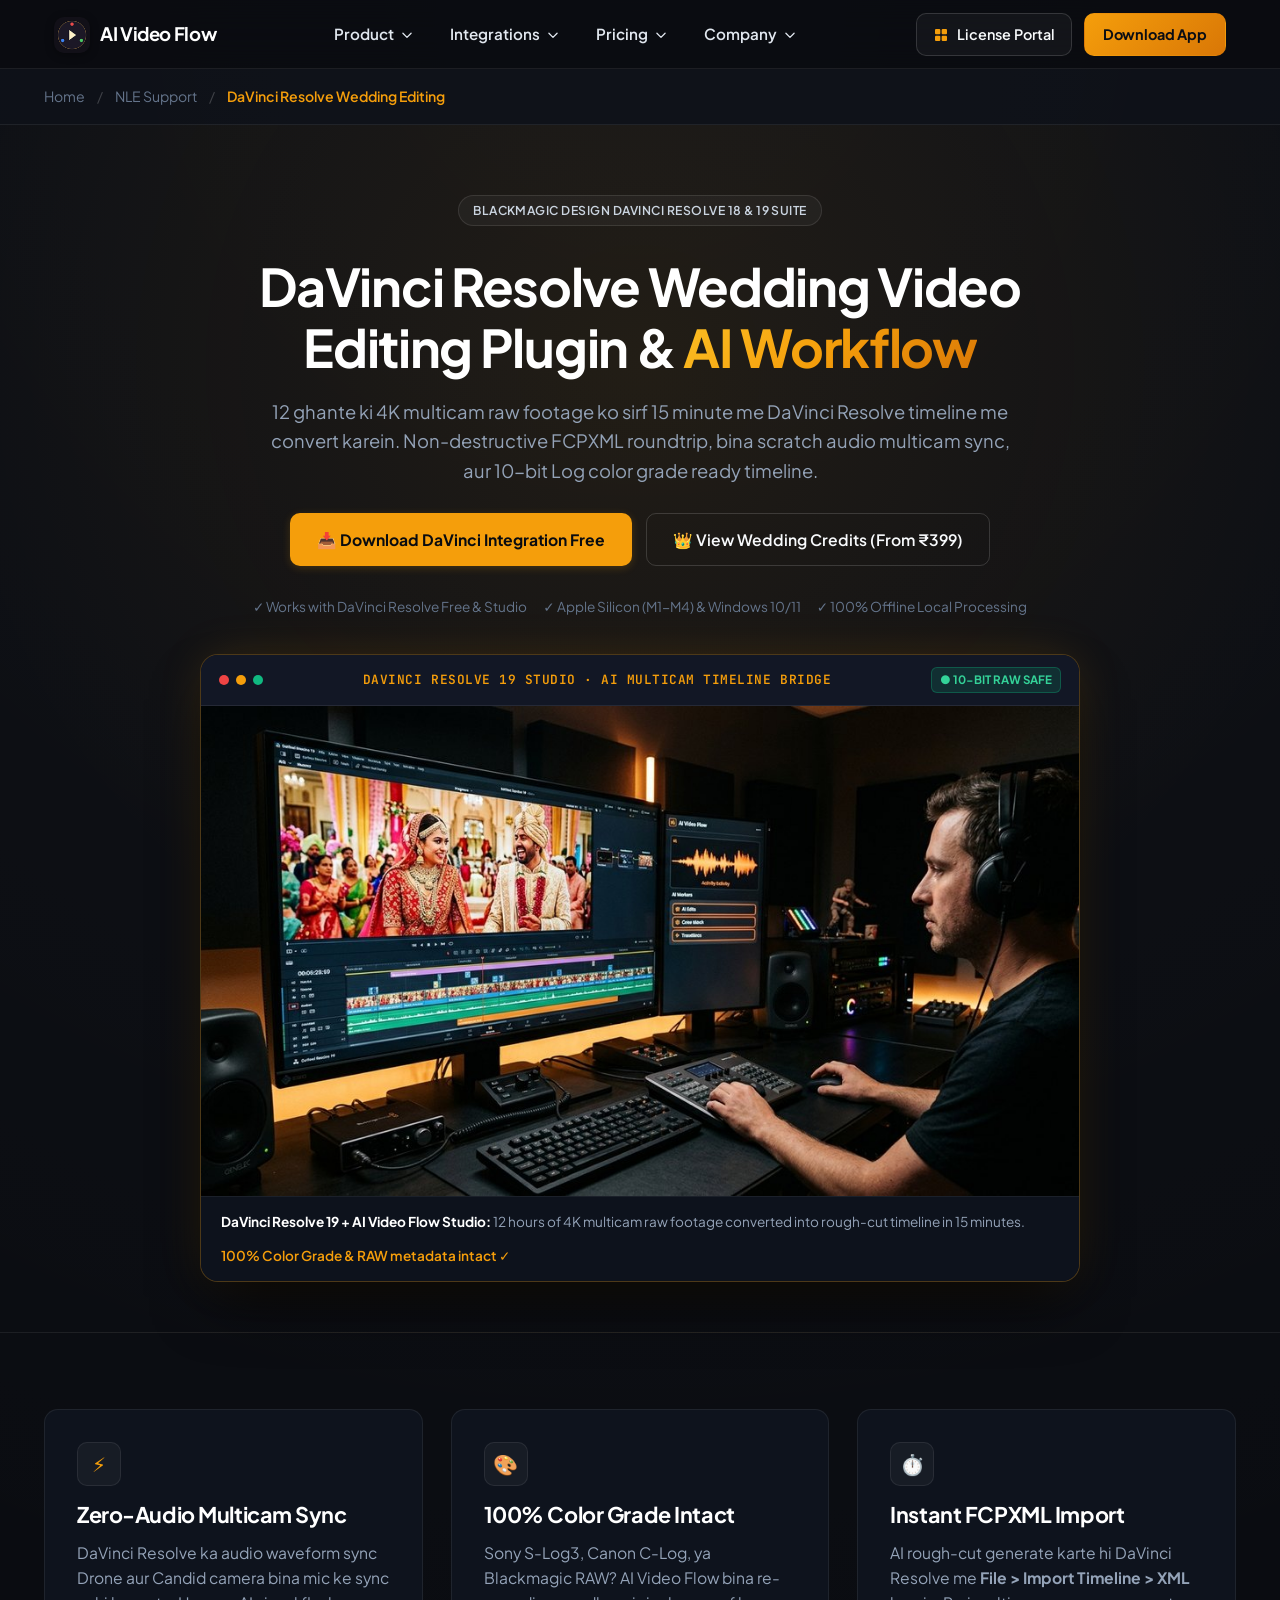
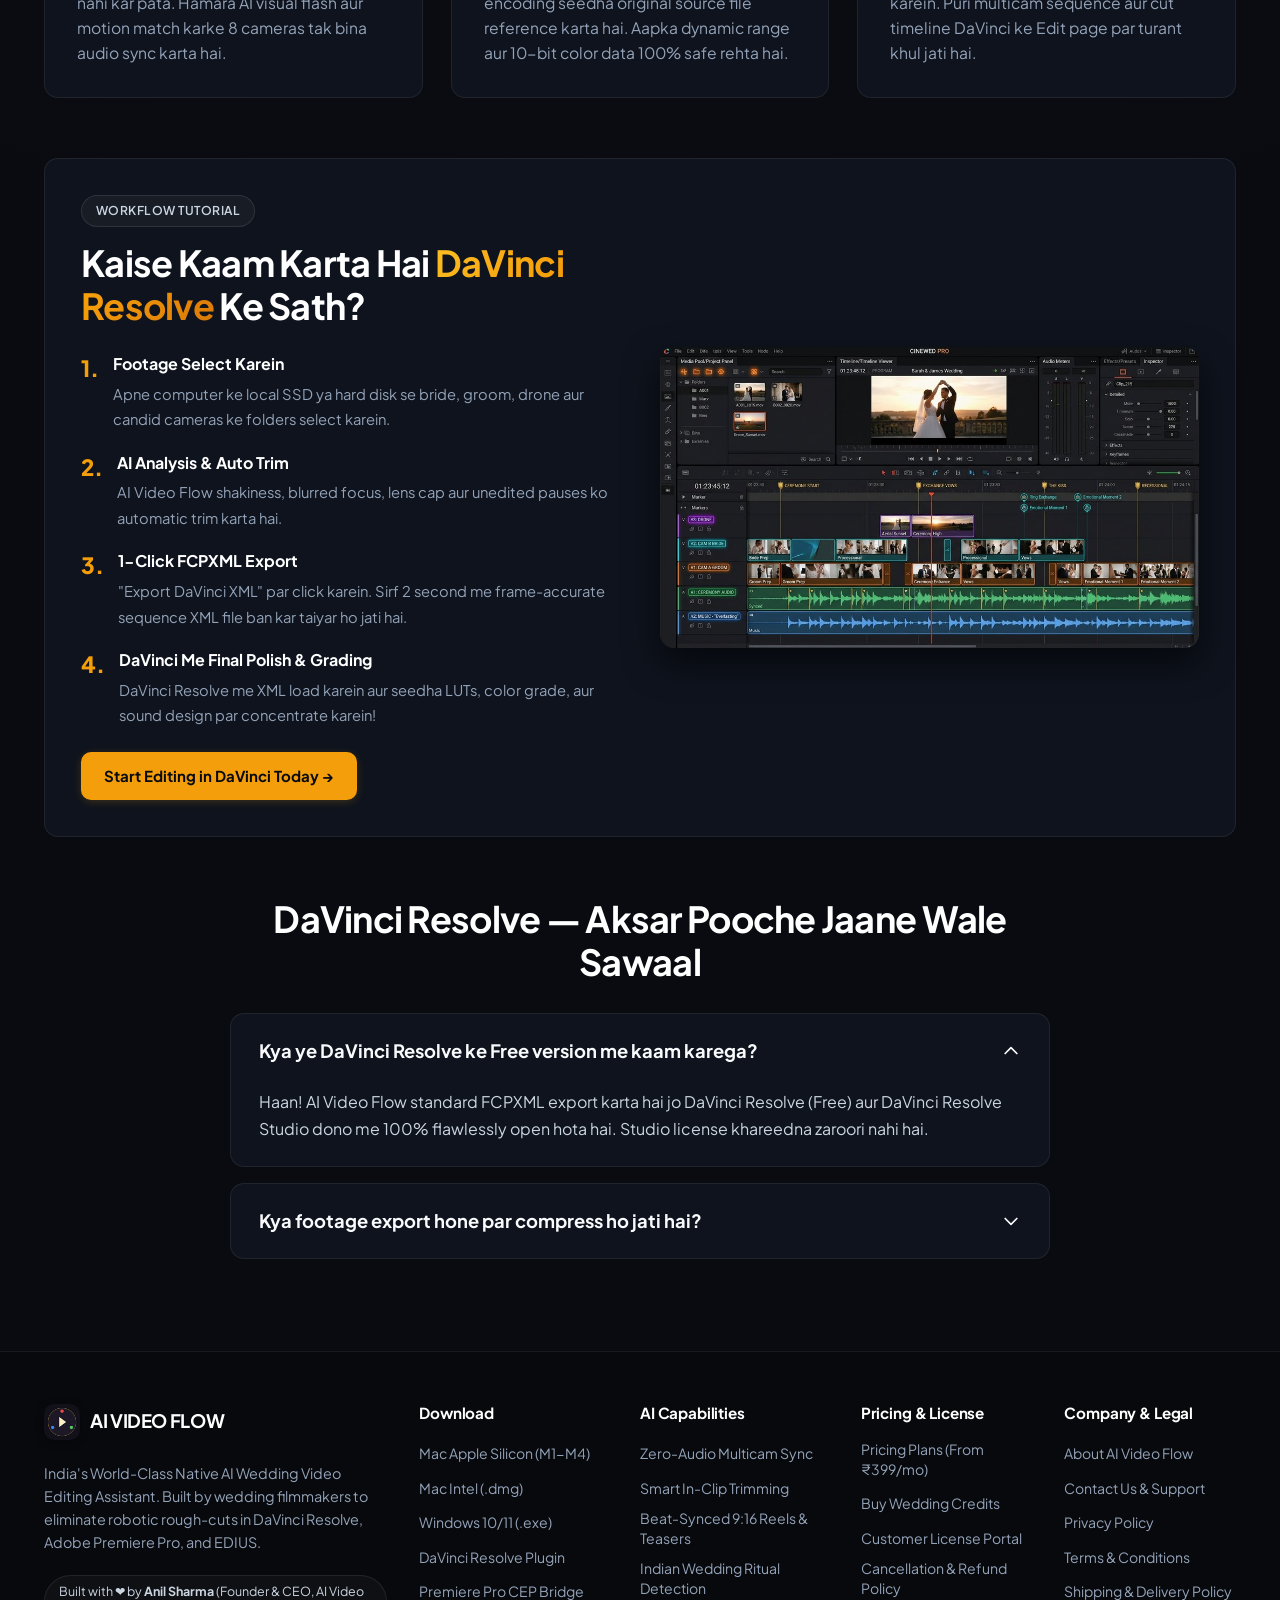
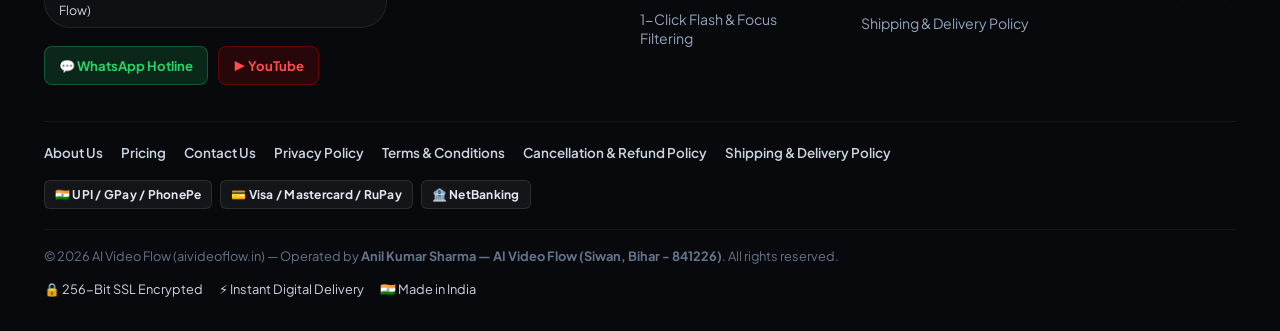
<file: davinci-resolve-wedding-editing.html>
<!DOCTYPE html>
<html lang="en">
<head>
  <meta charset="UTF-8">
  <meta name="viewport" content="width=device-width, initial-scale=1.0">
  <title>DaVinci Resolve Wedding Video Editing — AI Video Flow</title>

  <!-- Advanced SEO Meta Tags -->
  <meta name="description" content="Native DaVinci Resolve 18 & 19 wedding editing AI assistant. Zero-audio multicam sync for 2–8 cameras, FCPXML roundtrip & beat-synced timelines.">
  <meta name="keywords" content="davinci resolve wedding editing, davinci resolve wedding plugin, indian wedding davinci resolve workflow, multicam sync davinci resolve without audio, davinci resolve video editing india, ai video flow davinci">
  <meta name="author" content="Anil Sharma &amp; AI Video Flow Team">
  <meta name="robots" content="index, follow, max-image-preview:large, max-snippet:-1, max-video-preview:-1">
  <meta name="theme-color" content="#07090e">
  <link rel="canonical" href="https://aivideoflow.in/davinci-resolve-wedding-editing">

  <!-- OpenGraph / Facebook -->
  <meta property="og:type" content="article">
  <meta property="og:url" content="https://aivideoflow.in/davinci-resolve-wedding-editing">
  <meta property="og:title" content="DaVinci Resolve Wedding Video Editing Plugin — AI Video Flow">
  <meta property="og:description" content="Cut 12-hour Indian wedding edits to 15 minutes in DaVinci Resolve. Zero-audio multicam sync &amp; instant XML roundtrip.">
  <meta property="og:image" content="https://aivideoflow.in/assets/hero_timeline.jpg">
  <meta property="og:site_name" content="AI Video Flow">
  <meta property="og:locale" content="en_IN">

  <!-- Twitter Card -->
  <meta name="twitter:card" content="summary_large_image">
  <meta name="twitter:url" content="https://aivideoflow.in/davinci-resolve-wedding-editing">
  <meta name="twitter:title" content="DaVinci Resolve Wedding Video Editing Plugin — AI Video Flow">
  <meta name="twitter:description" content="Fastest Indian wedding timeline builder for DaVinci Resolve 18 &amp; 19. 100% offline &amp; color-grade ready.">
  <meta name="twitter:image" content="https://aivideoflow.in/assets/hero_timeline.jpg">

  <!-- Favicon -->
  <link rel="icon" type="image/png" href="assets/icon.png">
  <link rel="apple-touch-icon" href="assets/icon.png">

  <!-- Fonts & Stylesheet -->
  <link rel="preconnect" href="https://fonts.googleapis.com">
  <link rel="preconnect" href="https://fonts.gstatic.com" crossorigin>
  <link href="https://fonts.googleapis.com/css2?family=JetBrains+Mono:wght@500;700&family=Plus+Jakarta+Sans:wght@400;500;600;700;800&display=swap" rel="stylesheet">
  <link rel="stylesheet" href="css/style.css?v=5.9">

  <!-- JSON-LD Structured Data: BreadcrumbList + SoftwareApplication + FAQPage -->
  <script type="application/ld+json">
  {
    "@context": "https://schema.org",
    "@graph": [
      {
        "@type": "BreadcrumbList",
        "itemListElement": [
          {
            "@type": "ListItem",
            "position": 1,
            "name": "Home",
            "item": "https://aivideoflow.in/"
          },
          {
            "@type": "ListItem",
            "position": 2,
            "name": "DaVinci Resolve Workflow",
            "item": "https://aivideoflow.in/davinci-resolve-wedding-editing"
          }
        ]
      },
      {
        "@type": "SoftwareApplication",
        "name": "AI Video Flow for DaVinci Resolve",
        "applicationCategory": "MultimediaApplication",
        "operatingSystem": "macOS 11+, Windows 10/11 64-bit",
        "url": "https://aivideoflow.in/davinci-resolve-wedding-editing",
        "description": "Native AI wedding multicam sync and timeline generator for Blackmagic Design DaVinci Resolve.",
        "aggregateRating": {
          "@type": "AggregateRating",
          "ratingValue": "4.9",
          "ratingCount": "1280",
          "reviewCount": "420"
        }
      },
      {
        "@type": "FAQPage",
        "mainEntity": [
          {
            "@type": "Question",
            "name": "How does AI Video Flow export timelines to DaVinci Resolve?",
            "acceptedAnswer": {
              "@type": "Answer",
              "text": "AI Video Flow analyzes your wedding footage locally and generates a frame-accurate FCPXML file. In DaVinci Resolve, simply go to File > Import Timeline > Import AAF/EDL/XML to instantly load your synchronized multicam sequence."
            }
          },
          {
            "@type": "Question",
            "name": "Does AI Video Flow alter the raw color profile or Log gamma?",
            "acceptedAnswer": {
              "@type": "Answer",
              "text": "No! AI Video Flow is 100% non-destructive. It references your original source files without re-encoding, preserving full 10-bit 4:2:2 ProRes, Sony S-Log3, Canon C-Log, and Blackmagic RAW metadata for pristine color grading in DaVinci."
            }
          },
          {
            "@type": "Question",
            "name": "Can it sync drone shots and gimbal cameras without audio in DaVinci Resolve?",
            "acceptedAnswer": {
              "@type": "Answer",
              "text": "Yes! Unlike DaVinci Resolve's built-in sound waveform sync which fails when cameras lack scratch audio, AI Video Flow uses computer vision timecode analysis and camera motion to sync cameras without audio."
            }
          }
        ]
      }
    ]
  }
  </script>
    <!-- Critical Header Base Safeguard -->
  <style>
    .brand-name { white-space: nowrap !important; display: inline-flex !important; align-items: center !important; }
    .dropdown-menu, .mega-menu { display: none; }
    .has-dropdown:hover > .dropdown-menu, .has-dropdown:hover > .mega-menu { display: block; }
    .mobile-drawer-cta { display: none !important; }
    .nav-links, .dropdown-menu, .dropdown-menu li, .mega-item-list, .mega-item-list li { list-style: none !important; }
    .nav-links, .dropdown-menu li { margin: 0; padding: 0; }
  </style>
</head>
<body>
    <!-- Site Navigation -->
        <!-- Site Navigation -->
  <header class="site-header">
    <div class="container nav-wrapper">
      <a href="/" class="brand-logo">
        <img src="assets/icon.png" alt="AI Video Flow Logo" width="36" height="36">
        <span class="brand-name">AI Video Flow</span>
      </a>

      <ul class="nav-links">
        <!-- 1. Product Dropdown -->
        <li class="has-dropdown">
          <a href="/#workflows">
            Product
            <svg class="nav-chevron" viewBox="0 0 24 24"><path stroke-linecap="round" stroke-linejoin="round" d="M19 9l-7 7-7-7"/></svg>
          </a>
          <ul class="dropdown-menu">
            <li>
              <a href="/#workflows">
                <span class="dd-outline-icon">
                  <svg viewBox="0 0 24 24"><rect x="3" y="4" width="18" height="16" rx="3"/><path stroke-linecap="round" stroke-linejoin="round" d="M10 9l5 3-5 3V9z"/></svg>
                </span>
                <div class="dd-text-block">
                  <strong>AI Video Workflows</strong>
                  <span>Automated rough-cuts for Weddings, Reels, YouTube, Podcasts &amp; Tutorials.</span>
                </div>
              </a>
            </li>
            <li>
              <a href="/zero-audio-multicam-sync">
                <span class="dd-outline-icon">
                  <svg viewBox="0 0 24 24"><path stroke-linecap="round" stroke-linejoin="round" d="M13 10V3L4 14h7v7l9-11h-7z"/></svg>
                </span>
                <div class="dd-text-block">
                  <strong>Zero-Audio Multicam Sync</strong>
                  <span>Frame-accurate sync for 2–8 cameras &amp; drones without scratch audio.</span>
                </div>
              </a>
            </li>
            <li>
              <a href="/#features">
                <span class="dd-outline-icon">
                  <svg viewBox="0 0 24 24"><path stroke-linecap="round" stroke-linejoin="round" d="M9.663 17h4.673M12 3v1m6.364 1.636l-.707.707M21 12h-1M4 12H3m3.343-5.657l-.707-.707m2.828 9.9a5 5 0 117.072 0l-.548.547A3.374 3.374 0 0014 18.469V19a2 2 0 11-4 0v-.531c0-.895-.356-1.754-.988-2.386l-.548-.547z"/></svg>
                </span>
                <div class="dd-text-block">
                  <strong>Core AI Capabilities</strong>
                  <span>Smart shaky-clip trimming, Indian ritual detection &amp; music beat sync.</span>
                </div>
              </a>
            </li>
            <li>
              <a href="/#download">
                <span class="dd-outline-icon">
                  <svg viewBox="0 0 24 24"><path stroke-linecap="round" stroke-linejoin="round" d="M4 16v1a3 3 0 003 3h10a3 3 0 003-3v-1m-4-4l-4 4m0 0l-4-4m4 4V4"/></svg>
                </span>
                <div class="dd-text-block">
                  <strong>Download Desktop App</strong>
                  <span>100% offline native installer for Windows 10/11 (.exe) and macOS (.dmg).</span>
                </div>
              </a>
            </li>
          </ul>
        </li>

        <!-- 2. Integrations Dropdown -->
        <li class="has-dropdown">
          <a href="/#editors">
            Integrations
            <svg class="nav-chevron" viewBox="0 0 24 24"><path stroke-linecap="round" stroke-linejoin="round" d="M19 9l-7 7-7-7"/></svg>
          </a>
          <ul class="dropdown-menu">
            <li>
              <a href="/davinci-resolve-wedding-editing">
                <span class="dd-outline-icon">
                  <img src="assets/resolve.png" alt="DaVinci Resolve" width="24" height="24">
                </span>
                <div class="dd-text-block">
                  <strong>DaVinci Resolve</strong>
                  <span>10-Bit color &amp; native FCPXML multicam timeline interchange.</span>
                </div>
              </a>
            </li>
            <li>
              <a href="/premiere-pro-wedding-editing">
                <span class="dd-outline-icon">
                  <img src="assets/premiere.png" alt="Adobe Premiere Pro" width="24" height="24">
                </span>
                <div class="dd-text-block">
                  <strong>Adobe Premiere Pro</strong>
                  <span>Direct CEP sequence bridge for instant multi-track editing.</span>
                </div>
              </a>
            </li>
            <li>
              <a href="/edius-wedding-video-editing">
                <span class="dd-outline-icon">
                  <img src="assets/edius.png" alt="Grass Valley EDIUS" width="24" height="24">
                </span>
                <div class="dd-text-block">
                  <strong>Grass Valley EDIUS</strong>
                  <span>Frame-accurate 25fps PAL sequences engineered for Indian studios.</span>
                </div>
              </a>
            </li>
          </ul>
        </li>

        <!-- 3. Pricing Dropdown (Exact Match to Screenshot!) -->
        <li class="has-dropdown">
          <a href="/pricing">
            Pricing
            <svg class="nav-chevron" viewBox="0 0 24 24"><path stroke-linecap="round" stroke-linejoin="round" d="M19 9l-7 7-7-7"/></svg>
          </a>
          <ul class="dropdown-menu">
            <li>
              <a href="/pricing">
                <span class="dd-outline-icon">
                  <svg viewBox="0 0 24 24"><rect x="3" y="5" width="18" height="14" rx="2"/><path stroke-linecap="round" stroke-linejoin="round" d="M3 10h18M7 15h2"/></svg>
                </span>
                <div class="dd-text-block">
                  <strong>Pricing Plans</strong>
                  <span>Compare subscription options (Free, ₹399/mo, ₹2,499/yr) and choose the right plan.</span>
                </div>
              </a>
            </li>
            <li>
              <a href="/pricing">
                <span class="dd-outline-icon">
                  <svg viewBox="0 0 24 24"><ellipse cx="12" cy="6" rx="7" ry="3"/><path stroke-linecap="round" stroke-linejoin="round" d="M5 6v6c0 1.66 3.13 3 7 3s7-1.34 7-3V6"/><path stroke-linecap="round" stroke-linejoin="round" d="M5 12v6c0 1.66 3.13 3 7 3s7-1.34 7-3v-6"/></svg>
                </span>
                <div class="dd-text-block">
                  <strong>Smart AI Wedding Packs</strong>
                  <span>Per-wedding credit packs (5, 11 &amp; 30 weddings) with lifetime validity.</span>
                </div>
              </a>
            </li>
            <li>
              <a href="https://license.aivideoflow.in/index.php/buy" target="_blank">
                <span class="dd-outline-icon">
                  <svg viewBox="0 0 24 24"><path stroke-linecap="round" stroke-linejoin="round" d="M7 7h.01M7 3h5c.512 0 1.024.195 1.414.586l7 7a2 2 0 010 2.828l-7 7a2 2 0 01-2.828 0l-7-7A1.994 1.994 0 013 12V7a4 4 0 014-4z"/></svg>
                </span>
                <div class="dd-text-block">
                  <strong>Buy Instant License Key</strong>
                  <span>Pay securely via UPI, card or netbanking with instant WhatsApp delivery.</span>
                </div>
              </a>
            </li>
            <li>
              <a href="/contact">
                <span class="dd-outline-icon">
                  <svg viewBox="0 0 24 24"><circle cx="12" cy="12" r="9"/><path stroke-linecap="round" stroke-linejoin="round" d="M9 12l2 2 4-4"/></svg>
                </span>
                <div class="dd-text-block">
                  <strong>Studio &amp; Setup Assistance</strong>
                  <span>Expert assistance for multi-PC studio licensing, setup, and onboarding.</span>
                </div>
              </a>
            </li>
          </ul>
        </li>

        <!-- 4. Company Dropdown -->
        <li class="has-dropdown">
          <a href="/about">
            Company
            <svg class="nav-chevron" viewBox="0 0 24 24"><path stroke-linecap="round" stroke-linejoin="round" d="M19 9l-7 7-7-7"/></svg>
          </a>
          <ul class="dropdown-menu menu-right">
            <li>
              <a href="/about">
                <span class="dd-outline-icon">
                  <svg viewBox="0 0 24 24"><path stroke-linecap="round" stroke-linejoin="round" d="M19 21V5a2 2 0 00-2-2H7a2 2 0 00-2 2v16m14 0h2m-2 0h-5m-9 0H3m2 0h5M9 7h1m-1 4h1m4-4h1m-1 4h1m-5 10v-5a1 1 0 011-1h2a1 1 0 011 1v5m-4 0h4"/></svg>
                </span>
                <div class="dd-text-block">
                  <strong>About Us</strong>
                  <span>Meet Founder &amp; CEO Anil Kumar Sharma and our AI product architecture.</span>
                </div>
              </a>
            </li>
            <li>
              <a href="/contact">
                <span class="dd-outline-icon">
                  <svg viewBox="0 0 24 24"><path stroke-linecap="round" stroke-linejoin="round" d="M3 8l7.89 5.26a2 2 0 002.22 0L21 8M5 19h14a2 2 0 002-2V7a2 2 0 00-2-2H5a2 2 0 00-2 2v10a2 2 0 002 2z"/></svg>
                </span>
                <div class="dd-text-block">
                  <strong>Contact &amp; Support</strong>
                  <span>Direct technical support via WhatsApp hotline, phone call, or email.</span>
                </div>
              </a>
            </li>
            <li>
              <a href="/privacy">
                <span class="dd-outline-icon">
                  <svg viewBox="0 0 24 24"><path stroke-linecap="round" stroke-linejoin="round" d="M9 12l2 2 4-4m5.618-4.016A11.955 11.955 0 0112 2.944a11.955 11.955 0 01-8.618 3.04A12.02 12.02 0 003 9c0 5.591 3.824 10.29 9 11.622 5.176-1.332 9-6.03 9-11.622 0-1.042-.133-2.052-.382-3.016z"/></svg>
                </span>
                <div class="dd-text-block">
                  <strong>Privacy &amp; Data Security</strong>
                  <span>100% local offline processing — your raw footage never leaves your PC.</span>
                </div>
              </a>
            </li>
            <li>
              <a href="/refund">
                <span class="dd-outline-icon">
                  <svg viewBox="0 0 24 24"><path stroke-linecap="round" stroke-linejoin="round" d="M9 12h6m-6 4h6m2 5H7a2 2 0 01-2-2V5a2 2 0 012-2h5.586a1 1 0 01.707.293l5.414 5.414a1 1 0 01.293.707V19a2 2 0 01-2 2z"/></svg>
                </span>
                <div class="dd-text-block">
                  <strong>Terms, Refund &amp; Delivery</strong>
                  <span>7-day money-back guarantee and instant electronic license delivery.</span>
                </div>
              </a>
            </li>
          </ul>
        </li>

        <!-- Mobile Drawer CTA -->
        <li class="mobile-drawer-cta">
          <a href="https://license.aivideoflow.in/index.php/admin" target="_blank" class="btn btn-secondary">License Dashboard</a>
          <a href="/#download" class="btn btn-primary">Download App</a>
        </li>
      </ul>

      <div class="nav-actions">
        <a href="https://license.aivideoflow.in/index.php/admin" target="_blank" class="nav-dashboard-btn">
          <svg fill="currentColor" viewBox="0 0 24 24"><rect x="3" y="3" width="8" height="8" rx="1.5"/><rect x="13" y="3" width="8" height="8" rx="1.5"/><rect x="3" y="13" width="8" height="8" rx="1.5"/><rect x="13" y="13" width="8" height="8" rx="1.5"/></svg>
          License Portal
        </a>
        <a href="/#download" class="btn btn-primary">Download App</a>
        <button class="mobile-toggle" aria-label="Toggle Navigation">☰</button>
      </div>
    </div>
  </header>

  <!-- Breadcrumbs -->
  <nav class="breadcrumbs-bar" aria-label="Breadcrumb">
    <div class="container">
      <a href="/">Home</a>
      <span class="separator">/</span>
      <a href="/#editors">NLE Support</a>
      <span class="separator">/</span>
      <span class="current">DaVinci Resolve Wedding Editing</span>
    </div>
  </nav>

  <!-- Page Hero -->
  <section class="page-hero">
    <div class="container">
      <div style="max-width:880px;margin:0 auto;text-align:center;">
        <span class="badge badge-version" style="margin-bottom:16px;">BLACKMAGIC DESIGN DAVINCI RESOLVE 18 &amp; 19 SUITE</span>
        <h1 style="margin:14px 0 18px;">
          DaVinci Resolve Wedding Video Editing Plugin &amp; <span class="text-gold">AI Workflow</span>
        </h1>
        <p class="subtitle" style="max-width:760px;margin:0 auto 28px;">
          12 ghante ki 4K multicam raw footage ko sirf 15 minute me DaVinci Resolve timeline me convert karein. Non-destructive FCPXML roundtrip, bina scratch audio multicam sync, aur 10-bit Log color grade ready timeline.
        </p>

        <div style="display:flex;gap:14px;justify-content:center;flex-wrap:wrap;margin-bottom:30px;">
          <a href="/#download" class="btn btn-lg btn-primary">📥 Download DaVinci Integration Free</a>
          <a href="/pricing" class="btn btn-lg btn-outline-gold">👑 View Wedding Credits (From ₹399)</a>
        </div>

        <div style="font-size:0.85rem;color:var(--text-muted);display:flex;gap:16px;justify-content:center;flex-wrap:wrap;margin-bottom:30px;">
          <span>✓ Works with DaVinci Resolve Free &amp; Studio</span>
          <span>✓ Apple Silicon (M1-M4) &amp; Windows 10/11</span>
          <span>✓ 100% Offline Local Processing</span>
        </div>

        <!-- Hero Visual Showcase -->
        <div class="hero-visual-frame">
          <div class="hero-visual-header">
            <div class="hero-visual-dots">
              <span></span><span></span><span></span>
            </div>
            <div class="hero-visual-title">DAVINCI RESOLVE 19 STUDIO · AI MULTICAM TIMELINE BRIDGE</div>
            <div class="hero-visual-badge">● 10-Bit RAW Safe</div>
          </div>
          <img src="assets/davinci-resolve-workflow.jpg" alt="DaVinci Resolve Wedding Video Editing AI Plugin Timeline with Indian wedding footage" class="hero-visual-img" loading="lazy" width="940" height="525">
          <div class="hero-visual-caption">
            <div>
              <strong>DaVinci Resolve 19 + AI Video Flow Studio:</strong> 12 hours of 4K multicam raw footage converted into rough-cut timeline in 15 minutes.
            </div>
            <span style="color:var(--accent-gold);font-weight:600;">100% Color Grade &amp; RAW metadata intact ✓</span>
          </div>
        </div>
      </div>
    </div>
  </section>

  <!-- Main Content Showcase -->
  <main class="section">
    <div class="container">

      <!-- 3 Key Advantages Grid -->
      <div class="features-grid" style="margin-bottom:60px;">
        <div class="feature-card">
          <div class="feature-icon">⚡</div>
          <h3>Zero-Audio Multicam Sync</h3>
          <p>DaVinci Resolve ka audio waveform sync Drone aur Candid camera bina mic ke sync nahi kar pata. Hamara AI visual flash aur motion match karke 8 cameras tak bina audio sync karta hai.</p>
        </div>

        <div class="feature-card">
          <div class="feature-icon">🎨</div>
          <h3>100% Color Grade Intact</h3>
          <p>Sony S-Log3, Canon C-Log, ya Blackmagic RAW? AI Video Flow bina re-encoding seedha original source file reference karta hai. Aapka dynamic range aur 10-bit color data 100% safe rehta hai.</p>
        </div>

        <div class="feature-card">
          <div class="feature-icon">⏱️</div>
          <h3>Instant FCPXML Import</h3>
          <p>AI rough-cut generate karte hi DaVinci Resolve me <strong>File &gt; Import Timeline &gt; XML</strong> karein. Puri multicam sequence aur cut timeline DaVinci ke Edit page par turant khul jati hai.</p>
        </div>
      </div>

      <!-- Step-by-Step Workflow Guide -->
      <div class="showcase-box" style="margin-bottom:60px;">
        <div class="showcase-details">
          <span class="badge badge-version">WORKFLOW TUTORIAL</span>
          <h2 style="text-align:left;margin-top:14px;">Kaise Kaam Karta Hai <span class="text-gold">DaVinci Resolve</span> Ke Sath?</h2>
          
          <ul style="margin:24px 0;">
            <li style="display:flex;gap:14px;margin-bottom:18px;">
              <span style="font-size:1.4rem;font-weight:800;color:var(--accent-gold);">1.</span>
              <div>
                <strong style="color:#fff;display:block;margin-bottom:4px;">Footage Select Karein</strong>
                <span style="color:#94a3b8;font-size:0.92rem;">Apne computer ke local SSD ya hard disk se bride, groom, drone aur candid cameras ke folders select karein.</span>
              </div>
            </li>
            <li style="display:flex;gap:14px;margin-bottom:18px;">
              <span style="font-size:1.4rem;font-weight:800;color:var(--accent-gold);">2.</span>
              <div>
                <strong style="color:#fff;display:block;margin-bottom:4px;">AI Analysis &amp; Auto Trim</strong>
                <span style="color:#94a3b8;font-size:0.92rem;">AI Video Flow shakiness, blurred focus, lens cap aur unedited pauses ko automatic trim karta hai.</span>
              </div>
            </li>
            <li style="display:flex;gap:14px;margin-bottom:18px;">
              <span style="font-size:1.4rem;font-weight:800;color:var(--accent-gold);">3.</span>
              <div>
                <strong style="color:#fff;display:block;margin-bottom:4px;">1-Click FCPXML Export</strong>
                <span style="color:#94a3b8;font-size:0.92rem;">"Export DaVinci XML" par click karein. Sirf 2 second me frame-accurate sequence XML file ban kar taiyar ho jati hai.</span>
              </div>
            </li>
            <li style="display:flex;gap:14px;">
              <span style="font-size:1.4rem;font-weight:800;color:var(--accent-gold);">4.</span>
              <div>
                <strong style="color:#fff;display:block;margin-bottom:4px;">DaVinci Me Final Polish &amp; Grading</strong>
                <span style="color:#94a3b8;font-size:0.92rem;">DaVinci Resolve me XML load karein aur seedha LUTs, color grade, aur sound design par concentrate karein!</span>
              </div>
            </li>
          </ul>

          <a href="https://license.aivideoflow.in/index.php/buy" target="_blank" class="btn btn-primary">Start Editing in DaVinci Today →</a>
        </div>

        <div class="showcase-media">
          <img src="assets/hero_timeline.jpg" alt="DaVinci Resolve Wedding Video Editing Multicam Timeline View" width="940" height="525">
        </div>
      </div>

      <!-- FAQ Section for DaVinci Resolve -->
      <div style="max-width:820px;margin:0 auto;">
        <h2 style="text-align:center;margin-bottom:30px;">DaVinci Resolve — Aksar Pooche Jaane Wale Sawaal</h2>
        
        <div class="faq-list">
          <div class="faq-item active">
            <div class="faq-question">
              Kya ye DaVinci Resolve ke Free version me kaam karega?
              <svg width="20" height="20" fill="none" stroke="currentColor" viewBox="0 0 24 24"><path stroke-linecap="round" stroke-linejoin="round" stroke-width="2" d="M19 9l-7 7-7-7"/></svg>
            </div>
            <div class="faq-answer">
              Haan! AI Video Flow standard FCPXML export karta hai jo DaVinci Resolve (Free) aur DaVinci Resolve Studio dono me 100% flawlessly open hota hai. Studio license khareedna zaroori nahi hai.
            </div>
          </div>

          <div class="faq-item">
            <div class="faq-question">
              Kya footage export hone par compress ho jati hai?
              <svg width="20" height="20" fill="none" stroke="currentColor" viewBox="0 0 24 24"><path stroke-linecap="round" stroke-linejoin="round" stroke-width="2" d="M19 9l-7 7-7-7"/></svg>
            </div>
            <div class="faq-answer">
              Bilkul nahi! AI Video Flow video ko re-render ya compress nahi karta. Ye sirf timecode cut data banata hai jo DaVinci ke timeline me aapki original highest-quality RAW/4K footage ko link karta hai.
            </div>
          </div>
        </div>
      </div>

    </div>
  </main>

  <!-- Ultra-Sundar Professional Footer -->
  <footer class="site-footer">
    <div class="container">
      
      <!-- Trust Features Bar -->
      <div class="footer-trust-bar">
        <div class="trust-item">
          <div class="trust-icon">🔒</div>
          <div class="trust-text">
            <strong>100% Offline Local Processing</strong>
            <span>Raw footage never uploads to any cloud</span>
          </div>
        </div>
        <div class="trust-item">
          <div class="trust-icon">⚡</div>
          <div class="trust-text">
            <strong>Instant Key Delivery</strong>
            <span>License on screen &amp; WhatsApp in 10 sec</span>
          </div>
        </div>
        <div class="trust-item">
          <div class="trust-icon">🛡️</div>
          <div class="trust-text">
            <strong>PCI-DSS 256-Bit SSL</strong>
            <span>Razorpay secure UPI, card &amp; netbanking</span>
          </div>
        </div>
        <div class="trust-item">
          <div class="trust-icon">🎓</div>
          <div class="trust-text">
            <strong>10,000+ Projects Processed</strong>
            <span>Trusted by Wedding & Commercial Studios</span>
          </div>
        </div>
      </div>

      <!-- Main Footer Columns -->
      <div class="footer-grid">
        <div class="footer-brand">
          <a href="/" class="brand-logo">
            <img src="assets/icon.png" alt="AI Video Flow Logo" width="36" height="36">
            <div class="brand-name">AI VIDEO FLOW</div>
          </a>
          <p>
            India's World-Class Native AI Wedding Video Editing Assistant. Built by wedding filmmakers to eliminate robotic rough-cuts in DaVinci Resolve, Adobe Premiere Pro, and EDIUS.
          </p>
          <div class="footer-creator-pill">
            <span>Built with ❤️ by <strong>Anil Sharma</strong> (Founder & CEO, AI Video Flow)</span>
          </div>
          <div class="footer-social-row">
            <a href="https://wa.me/919939800780" target="_blank" class="footer-social-btn whatsapp">💬 WhatsApp Hotline</a>
            <a href="https://www.youtube.com/@QuickartPhotographyAcademy/videos" target="_blank" class="footer-social-btn youtube">▶ YouTube</a>
          </div>
        </div>

        <div class="footer-col">
          <h4>Download</h4>
          <ul class="footer-links">
            <li><a href="https://license.aivideoflow.in/download/mac-arm64" data-download="mac-arm64">Mac Apple Silicon (M1-M4)</a></li>
            <li><a href="https://license.aivideoflow.in/download/mac-x86_64" data-download="mac-x86_64">Mac Intel (.dmg)</a></li>
            <li><a href="https://license.aivideoflow.in/download/windows" data-download="windows">Windows 10/11 (.exe)</a></li>
            <li><a href="/davinci-resolve-wedding-editing">DaVinci Resolve Plugin</a></li>
            <li><a href="/premiere-pro-wedding-editing">Premiere Pro CEP Bridge</a></li>
          </ul>
        </div>

        <div class="footer-col">
          <h4>AI Capabilities</h4>
          <ul class="footer-links">
            <li><a href="/zero-audio-multicam-sync">Zero-Audio Multicam Sync</a></li>
            <li><a href="/#features">Smart In-Clip Trimming</a></li>
            <li><a href="/#features">Beat-Synced 9:16 Reels &amp; Teasers</a></li>
            <li><a href="/#features">Indian Wedding Ritual Detection</a></li>
            <li><a href="/#features">1-Click Flash &amp; Focus Filtering</a></li>
          </ul>
        </div>

        <div class="footer-col">
          <h4>Pricing &amp; License</h4>
          <ul class="footer-links">
            <li><a href="/pricing">Pricing Plans (From ₹399/mo)</a></li>
            <li><a href="https://license.aivideoflow.in/index.php/buy" target="_blank">Buy Wedding Credits</a></li>
            <li><a href="https://license.aivideoflow.in/index.php/admin" target="_blank">Customer License Portal</a></li>
            <li><a href="/refund">Cancellation &amp; Refund Policy</a></li>
            <li><a href="/shipping">Shipping &amp; Delivery Policy</a></li>
          </ul>
        </div>

        <div class="footer-col">
          <h4>Company &amp; Legal</h4>
          <ul class="footer-links">
            <li><a href="/about">About AI Video Flow</a></li>
            <li><a href="/contact">Contact Us &amp; Support</a></li>
            <li><a href="/privacy">Privacy Policy</a></li>
            <li><a href="/terms">Terms &amp; Conditions</a></li>
            <li><a href="/shipping">Shipping &amp; Delivery Policy</a></li>
          </ul>
        </div>
      </div>

      <!-- Payment Gateway Mandatory Compliance & Policy Bar -->
      <div class="footer-legal-strip">
        <div class="footer-policy-pills">
          <a href="/about">About Us</a>
          <a href="/pricing">Pricing</a>
          <a href="/contact">Contact Us</a>
          <a href="/privacy">Privacy Policy</a>
          <a href="/terms">Terms &amp; Conditions</a>
          <a href="/refund">Cancellation &amp; Refund Policy</a>
          <a href="/shipping">Shipping &amp; Delivery Policy</a>
        </div>
        <div class="footer-payment-methods">
          <span class="pay-badge">🇮🇳 UPI / GPay / PhonePe</span>
          <span class="pay-badge">💳 Visa / Mastercard / RuPay</span>
          <span class="pay-badge">🏦 NetBanking</span>
        </div>
      </div>

      <div class="footer-bottom">
        <div>
          © 2026 AI Video Flow (aivideoflow.in) — Operated by <strong>Anil Kumar Sharma — AI Video Flow (Siwan, Bihar - 841226)</strong>. All rights reserved.
        </div>
        <div class="footer-security-badges">
          <span>🔒 256-Bit SSL Encrypted</span>
          <span>⚡ Instant Digital Delivery</span>
          <span>🇮🇳 Made in India</span>
        </div>
      </div>

    </div>
  </footer>

  <script src="js/main.js?v=6.0"></script>
</body>
</html>
</file>
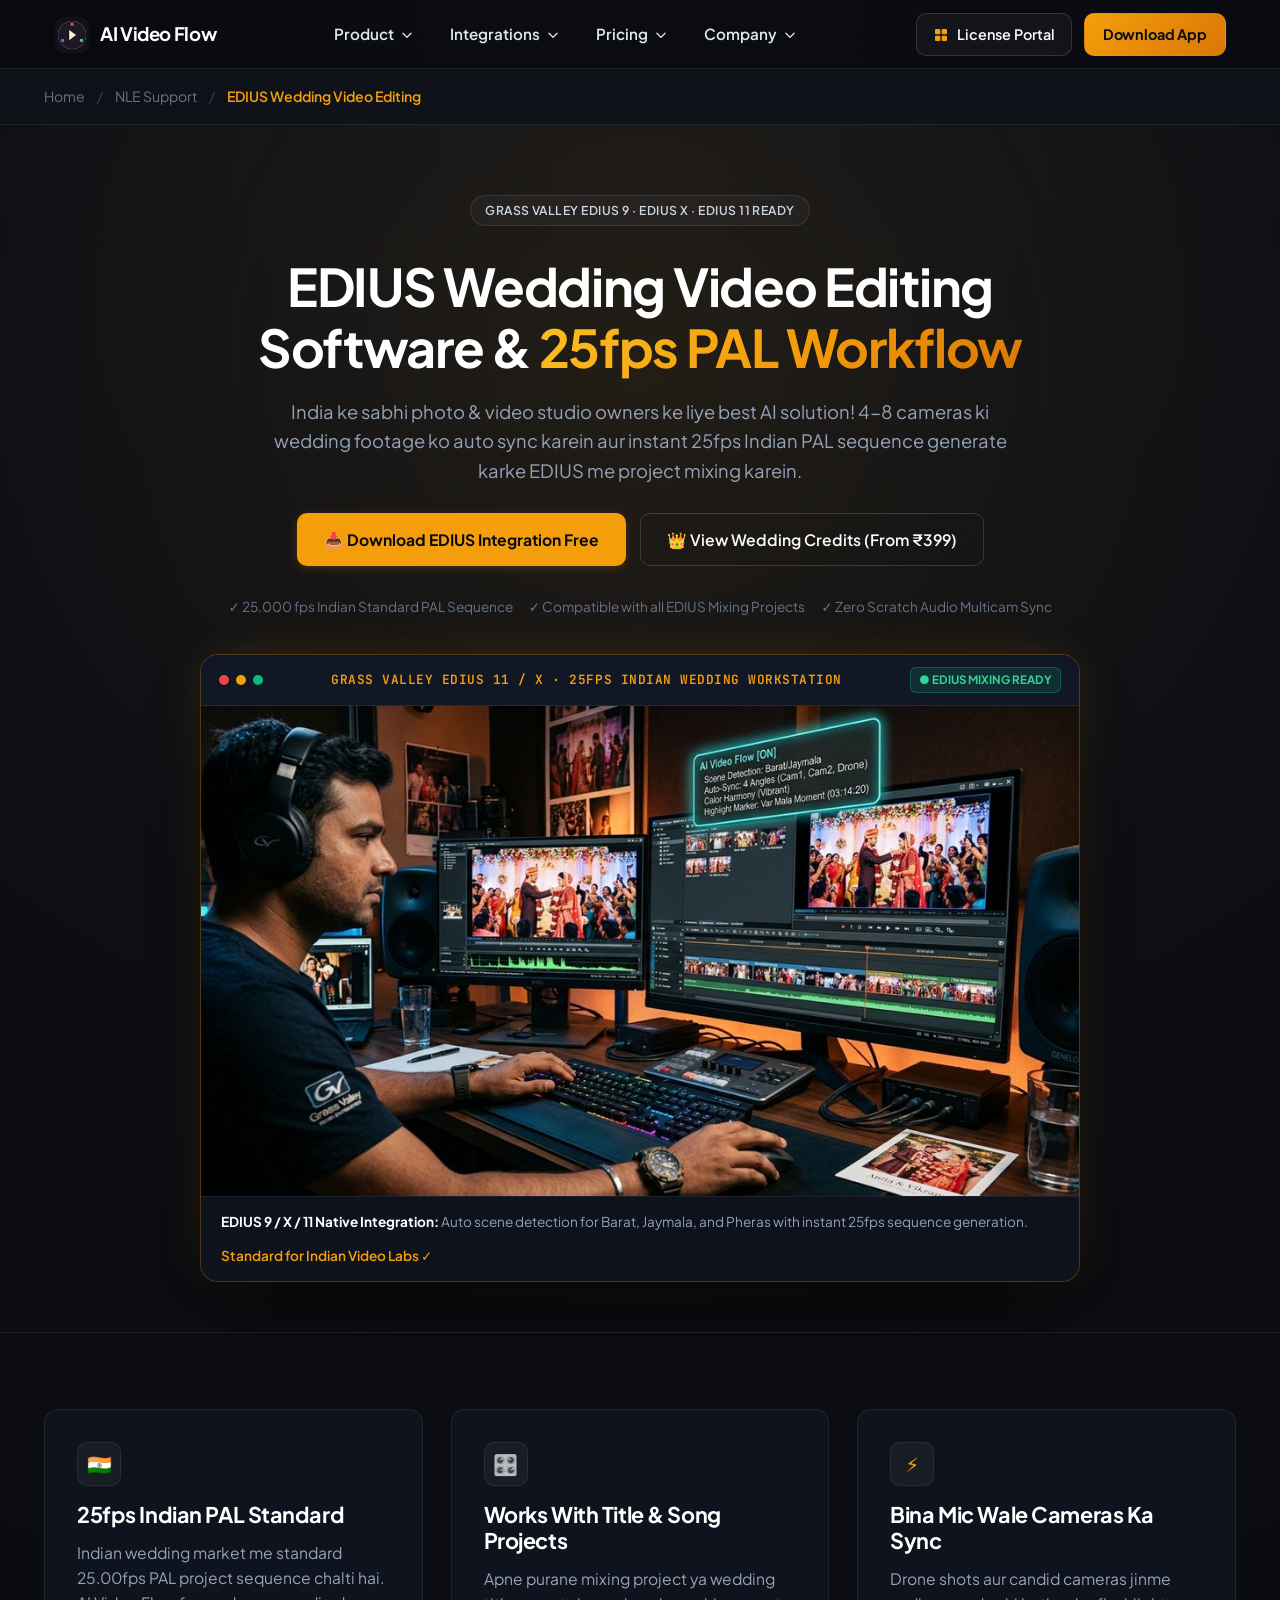
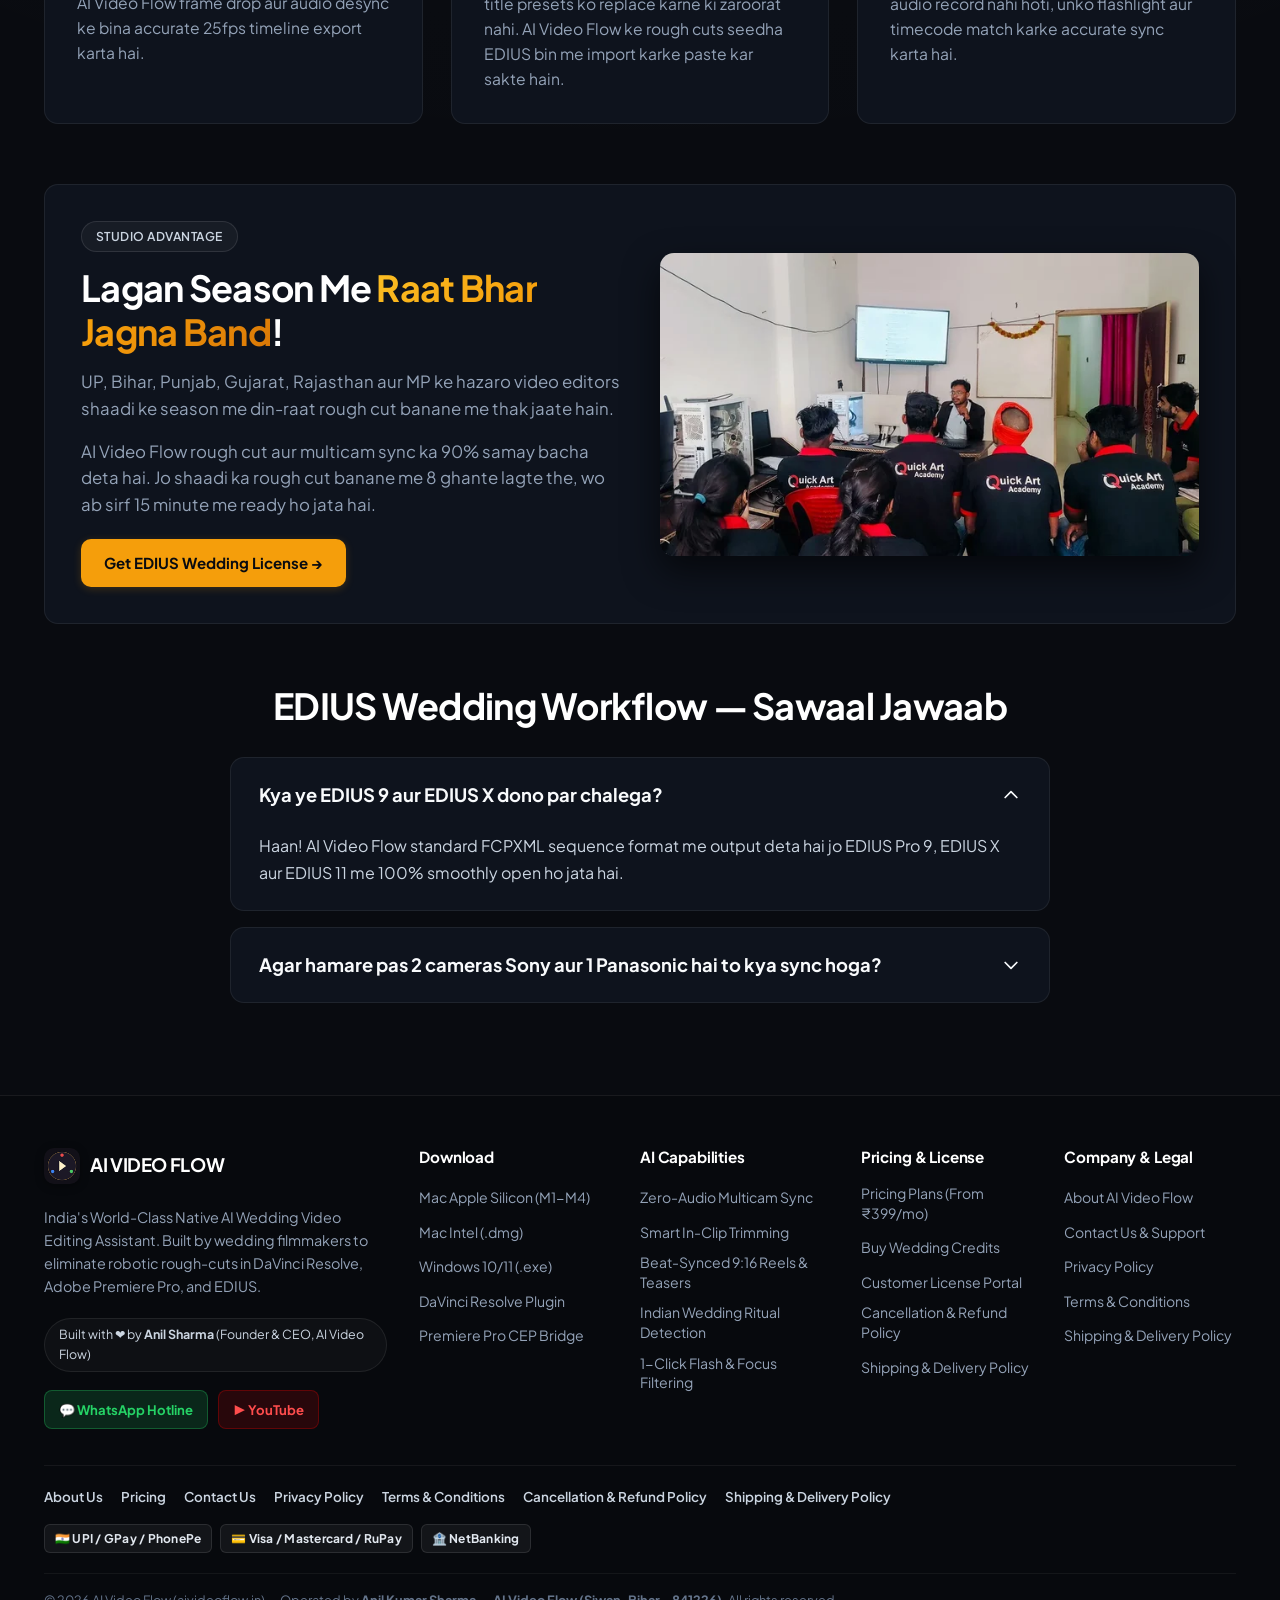
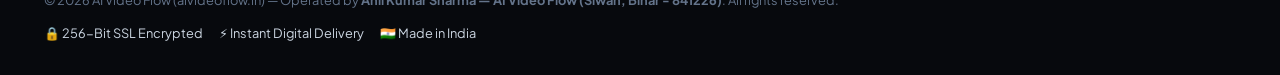
<file: edius-wedding-video-editing.html>
<!DOCTYPE html>
<html lang="en">
<head>
  <meta charset="UTF-8">
  <meta name="viewport" content="width=device-width, initial-scale=1.0">
  <title>EDIUS Wedding Video Editing Software — AI Video Flow</title>

  <!-- Advanced SEO Meta Tags -->
  <meta name="description" content="India's leading Grass Valley EDIUS 9, X & 11 wedding AI assistant. Instant 25fps PAL sequence export, zero-audio multicam sync & smart trimming.">
  <meta name="keywords" content="edius wedding video editing software, edius wedding project mixing, edius multicam sync ai, edius 25fps pal sequence, grass valley edius indian wedding, edius video mixing software india, ai video flow edius">
  <meta name="author" content="Anil Sharma &amp; AI Video Flow Team">
  <meta name="robots" content="index, follow, max-image-preview:large, max-snippet:-1, max-video-preview:-1">
  <meta name="theme-color" content="#07090e">
  <link rel="canonical" href="https://aivideoflow.in/edius-wedding-video-editing">

  <!-- OpenGraph / Facebook -->
  <meta property="og:type" content="article">
  <meta property="og:url" content="https://aivideoflow.in/edius-wedding-video-editing">
  <meta property="og:title" content="EDIUS Wedding Video Editing AI Software — AI Video Flow">
  <meta property="og:description" content="The ultimate Indian wedding mixing assistant for Grass Valley EDIUS. 25fps PAL sequence export &amp; zero-audio multicam sync.">
  <meta property="og:image" content="https://aivideoflow.in/assets/hero_timeline.jpg">
  <meta property="og:site_name" content="AI Video Flow">
  <meta property="og:locale" content="en_IN">

  <!-- Twitter Card -->
  <meta name="twitter:card" content="summary_large_image">
  <meta name="twitter:url" content="https://aivideoflow.in/edius-wedding-video-editing">
  <meta name="twitter:title" content="EDIUS Indian Wedding Video Editing Workflow — AI Video Flow">
  <meta name="twitter:description" content="Instant 25fps PAL timeline creation for Grass Valley EDIUS 9, X, and 11. 100% offline &amp; blazing fast.">
  <meta name="twitter:image" content="https://aivideoflow.in/assets/hero_timeline.jpg">

  <!-- Favicon -->
  <link rel="icon" type="image/png" href="assets/icon.png">
  <link rel="apple-touch-icon" href="assets/icon.png">

  <!-- Fonts & Stylesheet -->
  <link rel="preconnect" href="https://fonts.googleapis.com">
  <link rel="preconnect" href="https://fonts.gstatic.com" crossorigin>
  <link href="https://fonts.googleapis.com/css2?family=JetBrains+Mono:wght@500;700&family=Plus+Jakarta+Sans:wght@400;500;600;700;800&display=swap" rel="stylesheet">
  <link rel="stylesheet" href="css/style.css?v=5.9">

  <!-- JSON-LD Structured Data: BreadcrumbList + SoftwareApplication + FAQPage -->
  <script type="application/ld+json">
  {
    "@context": "https://schema.org",
    "@graph": [
      {
        "@type": "BreadcrumbList",
        "itemListElement": [
          {
            "@type": "ListItem",
            "position": 1,
            "name": "Home",
            "item": "https://aivideoflow.in/"
          },
          {
            "@type": "ListItem",
            "position": 2,
            "name": "EDIUS Workflow",
            "item": "https://aivideoflow.in/edius-wedding-video-editing"
          }
        ]
      },
      {
        "@type": "SoftwareApplication",
        "name": "AI Video Flow for Grass Valley EDIUS",
        "applicationCategory": "MultimediaApplication",
        "operatingSystem": "Windows 10/11 64-bit, macOS",
        "url": "https://aivideoflow.in/edius-wedding-video-editing",
        "description": "Native AI multicam timeline builder and Indian wedding project sequence exporter for Grass Valley EDIUS.",
        "aggregateRating": {
          "@type": "AggregateRating",
          "ratingValue": "4.9",
          "ratingCount": "1280",
          "reviewCount": "420"
        }
      },
      {
        "@type": "FAQPage",
        "mainEntity": [
          {
            "@type": "Question",
            "name": "Which EDIUS versions are supported?",
            "acceptedAnswer": {
              "@type": "Answer",
              "text": "AI Video Flow fully supports Grass Valley EDIUS Pro 9, EDIUS X (10), and the latest EDIUS 11. It exports native 25fps PAL sequences and XML timelines tailored for Indian broadcasting and wedding standards."
            }
          },
          {
            "@type": "Question",
            "name": "Can I use AI Video Flow with my existing EDIUS wedding title & song project dongles?",
            "acceptedAnswer": {
              "@type": "Answer",
              "text": "Yes! AI Video Flow outputs clean cut timeline sequences. You can copy/paste or nest the generated cuts directly into your favorite 3D title, song project, or mixing preset sequences inside EDIUS."
            }
          },
          {
            "@type": "Question",
            "name": "Does it require high-end graphics card or internet?",
            "acceptedAnswer": {
              "@type": "Answer",
              "text": "No! AI Video Flow runs 100% offline on your local computer. It utilizes your system's hardware efficiently and does not require high-speed internet during the wedding editing process."
            }
          }
        ]
      }
    ]
  }
  </script>
    <!-- Critical Header Base Safeguard -->
  <style>
    .brand-name { white-space: nowrap !important; display: inline-flex !important; align-items: center !important; }
    .dropdown-menu, .mega-menu { display: none; }
    .has-dropdown:hover > .dropdown-menu, .has-dropdown:hover > .mega-menu { display: block; }
    .mobile-drawer-cta { display: none !important; }
    .nav-links, .dropdown-menu, .dropdown-menu li, .mega-item-list, .mega-item-list li { list-style: none !important; }
    .nav-links, .dropdown-menu li { margin: 0; padding: 0; }
  </style>
</head>
<body>
    <!-- Site Navigation -->
        <!-- Site Navigation -->
  <header class="site-header">
    <div class="container nav-wrapper">
      <a href="/" class="brand-logo">
        <img src="assets/icon.png" alt="AI Video Flow Logo" width="36" height="36">
        <span class="brand-name">AI Video Flow</span>
      </a>

      <ul class="nav-links">
        <!-- 1. Product Dropdown -->
        <li class="has-dropdown">
          <a href="/#workflows">
            Product
            <svg class="nav-chevron" viewBox="0 0 24 24"><path stroke-linecap="round" stroke-linejoin="round" d="M19 9l-7 7-7-7"/></svg>
          </a>
          <ul class="dropdown-menu">
            <li>
              <a href="/#workflows">
                <span class="dd-outline-icon">
                  <svg viewBox="0 0 24 24"><rect x="3" y="4" width="18" height="16" rx="3"/><path stroke-linecap="round" stroke-linejoin="round" d="M10 9l5 3-5 3V9z"/></svg>
                </span>
                <div class="dd-text-block">
                  <strong>AI Video Workflows</strong>
                  <span>Automated rough-cuts for Weddings, Reels, YouTube, Podcasts &amp; Tutorials.</span>
                </div>
              </a>
            </li>
            <li>
              <a href="/zero-audio-multicam-sync">
                <span class="dd-outline-icon">
                  <svg viewBox="0 0 24 24"><path stroke-linecap="round" stroke-linejoin="round" d="M13 10V3L4 14h7v7l9-11h-7z"/></svg>
                </span>
                <div class="dd-text-block">
                  <strong>Zero-Audio Multicam Sync</strong>
                  <span>Frame-accurate sync for 2–8 cameras &amp; drones without scratch audio.</span>
                </div>
              </a>
            </li>
            <li>
              <a href="/#features">
                <span class="dd-outline-icon">
                  <svg viewBox="0 0 24 24"><path stroke-linecap="round" stroke-linejoin="round" d="M9.663 17h4.673M12 3v1m6.364 1.636l-.707.707M21 12h-1M4 12H3m3.343-5.657l-.707-.707m2.828 9.9a5 5 0 117.072 0l-.548.547A3.374 3.374 0 0014 18.469V19a2 2 0 11-4 0v-.531c0-.895-.356-1.754-.988-2.386l-.548-.547z"/></svg>
                </span>
                <div class="dd-text-block">
                  <strong>Core AI Capabilities</strong>
                  <span>Smart shaky-clip trimming, Indian ritual detection &amp; music beat sync.</span>
                </div>
              </a>
            </li>
            <li>
              <a href="/#download">
                <span class="dd-outline-icon">
                  <svg viewBox="0 0 24 24"><path stroke-linecap="round" stroke-linejoin="round" d="M4 16v1a3 3 0 003 3h10a3 3 0 003-3v-1m-4-4l-4 4m0 0l-4-4m4 4V4"/></svg>
                </span>
                <div class="dd-text-block">
                  <strong>Download Desktop App</strong>
                  <span>100% offline native installer for Windows 10/11 (.exe) and macOS (.dmg).</span>
                </div>
              </a>
            </li>
          </ul>
        </li>

        <!-- 2. Integrations Dropdown -->
        <li class="has-dropdown">
          <a href="/#editors">
            Integrations
            <svg class="nav-chevron" viewBox="0 0 24 24"><path stroke-linecap="round" stroke-linejoin="round" d="M19 9l-7 7-7-7"/></svg>
          </a>
          <ul class="dropdown-menu">
            <li>
              <a href="/davinci-resolve-wedding-editing">
                <span class="dd-outline-icon">
                  <img src="assets/resolve.png" alt="DaVinci Resolve" width="24" height="24">
                </span>
                <div class="dd-text-block">
                  <strong>DaVinci Resolve</strong>
                  <span>10-Bit color &amp; native FCPXML multicam timeline interchange.</span>
                </div>
              </a>
            </li>
            <li>
              <a href="/premiere-pro-wedding-editing">
                <span class="dd-outline-icon">
                  <img src="assets/premiere.png" alt="Adobe Premiere Pro" width="24" height="24">
                </span>
                <div class="dd-text-block">
                  <strong>Adobe Premiere Pro</strong>
                  <span>Direct CEP sequence bridge for instant multi-track editing.</span>
                </div>
              </a>
            </li>
            <li>
              <a href="/edius-wedding-video-editing">
                <span class="dd-outline-icon">
                  <img src="assets/edius.png" alt="Grass Valley EDIUS" width="24" height="24">
                </span>
                <div class="dd-text-block">
                  <strong>Grass Valley EDIUS</strong>
                  <span>Frame-accurate 25fps PAL sequences engineered for Indian studios.</span>
                </div>
              </a>
            </li>
          </ul>
        </li>

        <!-- 3. Pricing Dropdown (Exact Match to Screenshot!) -->
        <li class="has-dropdown">
          <a href="/pricing">
            Pricing
            <svg class="nav-chevron" viewBox="0 0 24 24"><path stroke-linecap="round" stroke-linejoin="round" d="M19 9l-7 7-7-7"/></svg>
          </a>
          <ul class="dropdown-menu">
            <li>
              <a href="/pricing">
                <span class="dd-outline-icon">
                  <svg viewBox="0 0 24 24"><rect x="3" y="5" width="18" height="14" rx="2"/><path stroke-linecap="round" stroke-linejoin="round" d="M3 10h18M7 15h2"/></svg>
                </span>
                <div class="dd-text-block">
                  <strong>Pricing Plans</strong>
                  <span>Compare subscription options (Free, ₹399/mo, ₹2,499/yr) and choose the right plan.</span>
                </div>
              </a>
            </li>
            <li>
              <a href="/pricing">
                <span class="dd-outline-icon">
                  <svg viewBox="0 0 24 24"><ellipse cx="12" cy="6" rx="7" ry="3"/><path stroke-linecap="round" stroke-linejoin="round" d="M5 6v6c0 1.66 3.13 3 7 3s7-1.34 7-3V6"/><path stroke-linecap="round" stroke-linejoin="round" d="M5 12v6c0 1.66 3.13 3 7 3s7-1.34 7-3v-6"/></svg>
                </span>
                <div class="dd-text-block">
                  <strong>Smart AI Wedding Packs</strong>
                  <span>Per-wedding credit packs (5, 11 &amp; 30 weddings) with lifetime validity.</span>
                </div>
              </a>
            </li>
            <li>
              <a href="https://license.aivideoflow.in/index.php/buy" target="_blank">
                <span class="dd-outline-icon">
                  <svg viewBox="0 0 24 24"><path stroke-linecap="round" stroke-linejoin="round" d="M7 7h.01M7 3h5c.512 0 1.024.195 1.414.586l7 7a2 2 0 010 2.828l-7 7a2 2 0 01-2.828 0l-7-7A1.994 1.994 0 013 12V7a4 4 0 014-4z"/></svg>
                </span>
                <div class="dd-text-block">
                  <strong>Buy Instant License Key</strong>
                  <span>Pay securely via UPI, card or netbanking with instant WhatsApp delivery.</span>
                </div>
              </a>
            </li>
            <li>
              <a href="/contact">
                <span class="dd-outline-icon">
                  <svg viewBox="0 0 24 24"><circle cx="12" cy="12" r="9"/><path stroke-linecap="round" stroke-linejoin="round" d="M9 12l2 2 4-4"/></svg>
                </span>
                <div class="dd-text-block">
                  <strong>Studio &amp; Setup Assistance</strong>
                  <span>Expert assistance for multi-PC studio licensing, setup, and onboarding.</span>
                </div>
              </a>
            </li>
          </ul>
        </li>

        <!-- 4. Company Dropdown -->
        <li class="has-dropdown">
          <a href="/about">
            Company
            <svg class="nav-chevron" viewBox="0 0 24 24"><path stroke-linecap="round" stroke-linejoin="round" d="M19 9l-7 7-7-7"/></svg>
          </a>
          <ul class="dropdown-menu menu-right">
            <li>
              <a href="/about">
                <span class="dd-outline-icon">
                  <svg viewBox="0 0 24 24"><path stroke-linecap="round" stroke-linejoin="round" d="M19 21V5a2 2 0 00-2-2H7a2 2 0 00-2 2v16m14 0h2m-2 0h-5m-9 0H3m2 0h5M9 7h1m-1 4h1m4-4h1m-1 4h1m-5 10v-5a1 1 0 011-1h2a1 1 0 011 1v5m-4 0h4"/></svg>
                </span>
                <div class="dd-text-block">
                  <strong>About Us</strong>
                  <span>Meet Founder &amp; CEO Anil Kumar Sharma and our AI product architecture.</span>
                </div>
              </a>
            </li>
            <li>
              <a href="/contact">
                <span class="dd-outline-icon">
                  <svg viewBox="0 0 24 24"><path stroke-linecap="round" stroke-linejoin="round" d="M3 8l7.89 5.26a2 2 0 002.22 0L21 8M5 19h14a2 2 0 002-2V7a2 2 0 00-2-2H5a2 2 0 00-2 2v10a2 2 0 002 2z"/></svg>
                </span>
                <div class="dd-text-block">
                  <strong>Contact &amp; Support</strong>
                  <span>Direct technical support via WhatsApp hotline, phone call, or email.</span>
                </div>
              </a>
            </li>
            <li>
              <a href="/privacy">
                <span class="dd-outline-icon">
                  <svg viewBox="0 0 24 24"><path stroke-linecap="round" stroke-linejoin="round" d="M9 12l2 2 4-4m5.618-4.016A11.955 11.955 0 0112 2.944a11.955 11.955 0 01-8.618 3.04A12.02 12.02 0 003 9c0 5.591 3.824 10.29 9 11.622 5.176-1.332 9-6.03 9-11.622 0-1.042-.133-2.052-.382-3.016z"/></svg>
                </span>
                <div class="dd-text-block">
                  <strong>Privacy &amp; Data Security</strong>
                  <span>100% local offline processing — your raw footage never leaves your PC.</span>
                </div>
              </a>
            </li>
            <li>
              <a href="/refund">
                <span class="dd-outline-icon">
                  <svg viewBox="0 0 24 24"><path stroke-linecap="round" stroke-linejoin="round" d="M9 12h6m-6 4h6m2 5H7a2 2 0 01-2-2V5a2 2 0 012-2h5.586a1 1 0 01.707.293l5.414 5.414a1 1 0 01.293.707V19a2 2 0 01-2 2z"/></svg>
                </span>
                <div class="dd-text-block">
                  <strong>Terms, Refund &amp; Delivery</strong>
                  <span>7-day money-back guarantee and instant electronic license delivery.</span>
                </div>
              </a>
            </li>
          </ul>
        </li>

        <!-- Mobile Drawer CTA -->
        <li class="mobile-drawer-cta">
          <a href="https://license.aivideoflow.in/index.php/admin" target="_blank" class="btn btn-secondary">License Dashboard</a>
          <a href="/#download" class="btn btn-primary">Download App</a>
        </li>
      </ul>

      <div class="nav-actions">
        <a href="https://license.aivideoflow.in/index.php/admin" target="_blank" class="nav-dashboard-btn">
          <svg fill="currentColor" viewBox="0 0 24 24"><rect x="3" y="3" width="8" height="8" rx="1.5"/><rect x="13" y="3" width="8" height="8" rx="1.5"/><rect x="3" y="13" width="8" height="8" rx="1.5"/><rect x="13" y="13" width="8" height="8" rx="1.5"/></svg>
          License Portal
        </a>
        <a href="/#download" class="btn btn-primary">Download App</a>
        <button class="mobile-toggle" aria-label="Toggle Navigation">☰</button>
      </div>
    </div>
  </header>

  <!-- Breadcrumbs -->
  <nav class="breadcrumbs-bar" aria-label="Breadcrumb">
    <div class="container">
      <a href="/">Home</a>
      <span class="separator">/</span>
      <a href="/#editors">NLE Support</a>
      <span class="separator">/</span>
      <span class="current">EDIUS Wedding Video Editing</span>
    </div>
  </nav>

  <!-- Page Hero -->
  <section class="page-hero">
    <div class="container">
      <div style="max-width:880px;margin:0 auto;text-align:center;">
        <span class="badge badge-version" style="margin-bottom:16px;">GRASS VALLEY EDIUS 9 · EDIUS X · EDIUS 11 READY</span>
        <h1 style="margin:14px 0 18px;">
          EDIUS Wedding Video Editing Software &amp; <span class="text-gold">25fps PAL Workflow</span>
        </h1>
        <p class="subtitle" style="max-width:760px;margin:0 auto 28px;">
          India ke sabhi photo &amp; video studio owners ke liye best AI solution! 4-8 cameras ki wedding footage ko auto sync karein aur instant 25fps Indian PAL sequence generate karke EDIUS me project mixing karein.
        </p>

        <div style="display:flex;gap:14px;justify-content:center;flex-wrap:wrap;margin-bottom:30px;">
          <a href="/#download" class="btn btn-lg btn-primary">📥 Download EDIUS Integration Free</a>
          <a href="/pricing" class="btn btn-lg btn-outline-gold">👑 View Wedding Credits (From ₹399)</a>
        </div>

        <div style="font-size:0.85rem;color:var(--text-muted);display:flex;gap:16px;justify-content:center;flex-wrap:wrap;margin-bottom:30px;">
          <span>✓ 25.000 fps Indian Standard PAL Sequence</span>
          <span>✓ Compatible with all EDIUS Mixing Projects</span>
          <span>✓ Zero Scratch Audio Multicam Sync</span>
        </div>

        <!-- Hero Visual Showcase -->
        <div class="hero-visual-frame">
          <div class="hero-visual-header">
            <div class="hero-visual-dots">
              <span></span><span></span><span></span>
            </div>
            <div class="hero-visual-title">GRASS VALLEY EDIUS 11 / X · 25FPS INDIAN WEDDING WORKSTATION</div>
            <div class="hero-visual-badge">● EDIUS Mixing Ready</div>
          </div>
          <img src="assets/edius-wedding-workflow.jpg" alt="Grass Valley EDIUS Indian Wedding Video Editing Workflow with AI Video Flow" class="hero-visual-img" loading="lazy" width="940" height="525">
          <div class="hero-visual-caption">
            <div>
              <strong>EDIUS 9 / X / 11 Native Integration:</strong> Auto scene detection for Barat, Jaymala, and Pheras with instant 25fps sequence generation.
            </div>
            <span style="color:var(--accent-gold);font-weight:600;">Standard for Indian Video Labs ✓</span>
          </div>
        </div>
      </div>
    </div>
  </section>

  <!-- Main Content Showcase -->
  <main class="section">
    <div class="container">

      <!-- 3 Key Advantages Grid -->
      <div class="features-grid" style="margin-bottom:60px;">
        <div class="feature-card">
          <div class="feature-icon">🇮🇳</div>
          <h3>25fps Indian PAL Standard</h3>
          <p>Indian wedding market me standard 25.00fps PAL project sequence chalti hai. AI Video Flow frame drop aur audio desync ke bina accurate 25fps timeline export karta hai.</p>
        </div>

        <div class="feature-card">
          <div class="feature-icon">🎛️</div>
          <h3>Works With Title &amp; Song Projects</h3>
          <p>Apne purane mixing project ya wedding title presets ko replace karne ki zaroorat nahi. AI Video Flow ke rough cuts seedha EDIUS bin me import karke paste kar sakte hain.</p>
        </div>

        <div class="feature-card">
          <div class="feature-icon">⚡</div>
          <h3>Bina Mic Wale Cameras Ka Sync</h3>
          <p>Drone shots aur candid cameras jinme audio record nahi hoti, unko flashlight aur timecode match karke accurate sync karta hai.</p>
        </div>
      </div>

      <!-- Comparison Section -->
      <div class="showcase-box" style="margin-bottom:60px;">
        <div class="showcase-details">
          <span class="badge badge-version">STUDIO ADVANTAGE</span>
          <h2 style="text-align:left;margin-top:14px;">Lagan Season Me <span class="text-gold">Raat Bhar Jagna Band</span>!</h2>
          <p style="margin-bottom:16px;">
            UP, Bihar, Punjab, Gujarat, Rajasthan aur MP ke hazaro video editors shaadi ke season me din-raat rough cut banane me thak jaate hain.
          </p>
          <p style="margin-bottom:20px;">
            AI Video Flow rough cut aur multicam sync ka 90% samay bacha deta hai. Jo shaadi ka rough cut banane me 8 ghante lagte the, wo ab sirf 15 minute me ready ho jata hai.
          </p>
          <a href="https://license.aivideoflow.in/index.php/buy" target="_blank" class="btn btn-primary">Get EDIUS Wedding License →</a>
        </div>

        <div class="showcase-media">
          <img src="assets/edius-classroom.webp" alt="EDIUS Classroom Wedding Video Editing Training Siwan Bihar" width="560" height="315">
        </div>
      </div>

      <!-- FAQ Section for EDIUS -->
      <div style="max-width:820px;margin:0 auto;">
        <h2 style="text-align:center;margin-bottom:30px;">EDIUS Wedding Workflow — Sawaal Jawaab</h2>
        
        <div class="faq-list">
          <div class="faq-item active">
            <div class="faq-question">
              Kya ye EDIUS 9 aur EDIUS X dono par chalega?
              <svg width="20" height="20" fill="none" stroke="currentColor" viewBox="0 0 24 24"><path stroke-linecap="round" stroke-linejoin="round" stroke-width="2" d="M19 9l-7 7-7-7"/></svg>
            </div>
            <div class="faq-answer">
              Haan! AI Video Flow standard FCPXML sequence format me output deta hai jo EDIUS Pro 9, EDIUS X aur EDIUS 11 me 100% smoothly open ho jata hai.
            </div>
          </div>

          <div class="faq-item">
            <div class="faq-question">
              Agar hamare pas 2 cameras Sony aur 1 Panasonic hai to kya sync hoga?
              <svg width="20" height="20" fill="none" stroke="currentColor" viewBox="0 0 24 24"><path stroke-linecap="round" stroke-linejoin="round" stroke-width="2" d="M19 9l-7 7-7-7"/></svg>
            </div>
            <div class="faq-answer">
              Haan! Chahe Sony, Panasonic, Canon ya DJI Drone camera ho, AI Video Flow multi-brand footage ko bina kisi problem ke match aur sync karta hai.
            </div>
          </div>
        </div>
      </div>

    </div>
  </main>

  <!-- Ultra-Sundar Professional Footer -->
  <footer class="site-footer">
    <div class="container">
      
      <!-- Trust Features Bar -->
      <div class="footer-trust-bar">
        <div class="trust-item">
          <div class="trust-icon">🔒</div>
          <div class="trust-text">
            <strong>100% Offline Local Processing</strong>
            <span>Raw footage never uploads to any cloud</span>
          </div>
        </div>
        <div class="trust-item">
          <div class="trust-icon">⚡</div>
          <div class="trust-text">
            <strong>Instant Key Delivery</strong>
            <span>License on screen &amp; WhatsApp in 10 sec</span>
          </div>
        </div>
        <div class="trust-item">
          <div class="trust-icon">🛡️</div>
          <div class="trust-text">
            <strong>PCI-DSS 256-Bit SSL</strong>
            <span>Razorpay secure UPI, card &amp; netbanking</span>
          </div>
        </div>
        <div class="trust-item">
          <div class="trust-icon">🎓</div>
          <div class="trust-text">
            <strong>10,000+ Projects Processed</strong>
            <span>Trusted by Wedding & Commercial Studios</span>
          </div>
        </div>
      </div>

      <!-- Main Footer Columns -->
      <div class="footer-grid">
        <div class="footer-brand">
          <a href="/" class="brand-logo">
            <img src="assets/icon.png" alt="AI Video Flow Logo" width="36" height="36">
            <div class="brand-name">AI VIDEO FLOW</div>
          </a>
          <p>
            India's World-Class Native AI Wedding Video Editing Assistant. Built by wedding filmmakers to eliminate robotic rough-cuts in DaVinci Resolve, Adobe Premiere Pro, and EDIUS.
          </p>
          <div class="footer-creator-pill">
            <span>Built with ❤️ by <strong>Anil Sharma</strong> (Founder & CEO, AI Video Flow)</span>
          </div>
          <div class="footer-social-row">
            <a href="https://wa.me/919939800780" target="_blank" class="footer-social-btn whatsapp">💬 WhatsApp Hotline</a>
            <a href="https://www.youtube.com/@QuickartPhotographyAcademy/videos" target="_blank" class="footer-social-btn youtube">▶ YouTube</a>
          </div>
        </div>

        <div class="footer-col">
          <h4>Download</h4>
          <ul class="footer-links">
            <li><a href="https://license.aivideoflow.in/download/mac-arm64" data-download="mac-arm64">Mac Apple Silicon (M1-M4)</a></li>
            <li><a href="https://license.aivideoflow.in/download/mac-x86_64" data-download="mac-x86_64">Mac Intel (.dmg)</a></li>
            <li><a href="https://license.aivideoflow.in/download/windows" data-download="windows">Windows 10/11 (.exe)</a></li>
            <li><a href="/davinci-resolve-wedding-editing">DaVinci Resolve Plugin</a></li>
            <li><a href="/premiere-pro-wedding-editing">Premiere Pro CEP Bridge</a></li>
          </ul>
        </div>

        <div class="footer-col">
          <h4>AI Capabilities</h4>
          <ul class="footer-links">
            <li><a href="/zero-audio-multicam-sync">Zero-Audio Multicam Sync</a></li>
            <li><a href="/#features">Smart In-Clip Trimming</a></li>
            <li><a href="/#features">Beat-Synced 9:16 Reels &amp; Teasers</a></li>
            <li><a href="/#features">Indian Wedding Ritual Detection</a></li>
            <li><a href="/#features">1-Click Flash &amp; Focus Filtering</a></li>
          </ul>
        </div>

        <div class="footer-col">
          <h4>Pricing &amp; License</h4>
          <ul class="footer-links">
            <li><a href="/pricing">Pricing Plans (From ₹399/mo)</a></li>
            <li><a href="https://license.aivideoflow.in/index.php/buy" target="_blank">Buy Wedding Credits</a></li>
            <li><a href="https://license.aivideoflow.in/index.php/admin" target="_blank">Customer License Portal</a></li>
            <li><a href="/refund">Cancellation &amp; Refund Policy</a></li>
            <li><a href="/shipping">Shipping &amp; Delivery Policy</a></li>
          </ul>
        </div>

        <div class="footer-col">
          <h4>Company &amp; Legal</h4>
          <ul class="footer-links">
            <li><a href="/about">About AI Video Flow</a></li>
            <li><a href="/contact">Contact Us &amp; Support</a></li>
            <li><a href="/privacy">Privacy Policy</a></li>
            <li><a href="/terms">Terms &amp; Conditions</a></li>
            <li><a href="/shipping">Shipping &amp; Delivery Policy</a></li>
          </ul>
        </div>
      </div>

      <!-- Payment Gateway Mandatory Compliance & Policy Bar -->
      <div class="footer-legal-strip">
        <div class="footer-policy-pills">
          <a href="/about">About Us</a>
          <a href="/pricing">Pricing</a>
          <a href="/contact">Contact Us</a>
          <a href="/privacy">Privacy Policy</a>
          <a href="/terms">Terms &amp; Conditions</a>
          <a href="/refund">Cancellation &amp; Refund Policy</a>
          <a href="/shipping">Shipping &amp; Delivery Policy</a>
        </div>
        <div class="footer-payment-methods">
          <span class="pay-badge">🇮🇳 UPI / GPay / PhonePe</span>
          <span class="pay-badge">💳 Visa / Mastercard / RuPay</span>
          <span class="pay-badge">🏦 NetBanking</span>
        </div>
      </div>

      <div class="footer-bottom">
        <div>
          © 2026 AI Video Flow (aivideoflow.in) — Operated by <strong>Anil Kumar Sharma — AI Video Flow (Siwan, Bihar - 841226)</strong>. All rights reserved.
        </div>
        <div class="footer-security-badges">
          <span>🔒 256-Bit SSL Encrypted</span>
          <span>⚡ Instant Digital Delivery</span>
          <span>🇮🇳 Made in India</span>
        </div>
      </div>

    </div>
  </footer>

  <script src="js/main.js?v=6.0"></script>
</body>
</html>
</file>
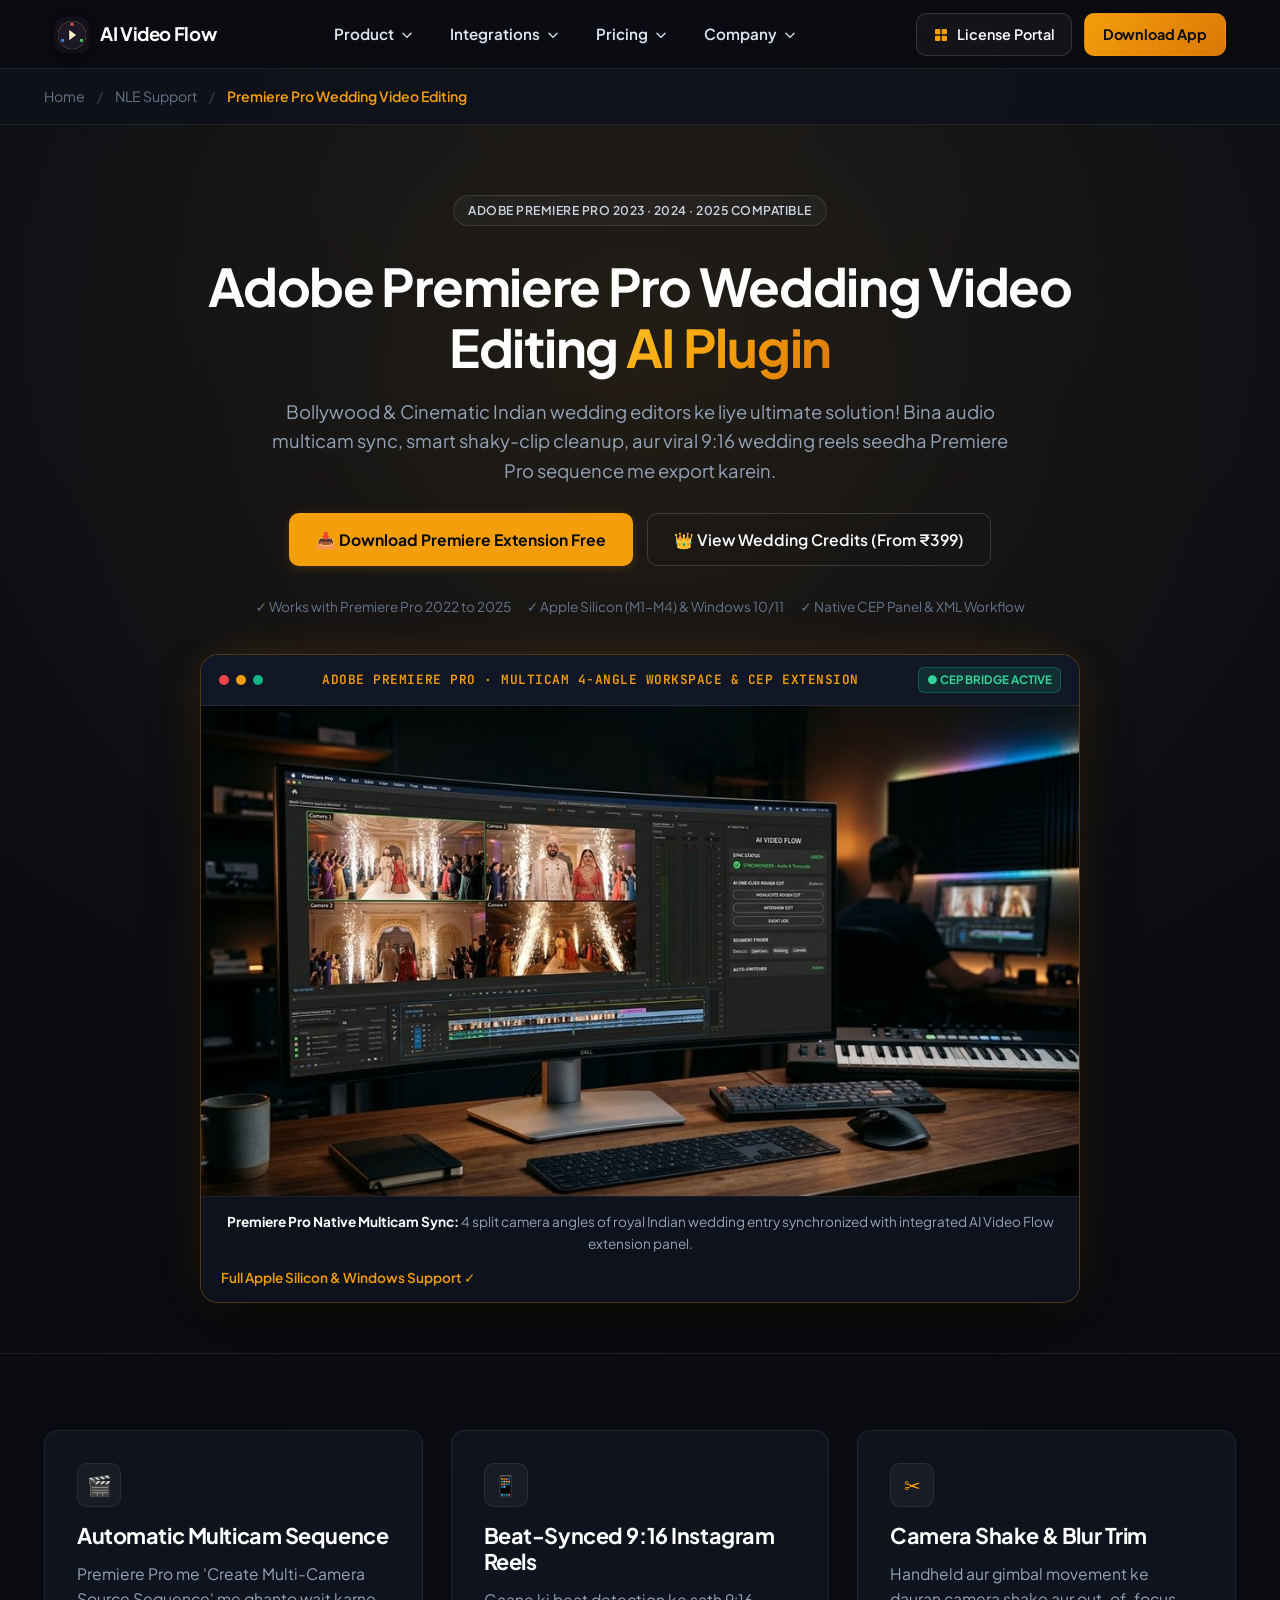
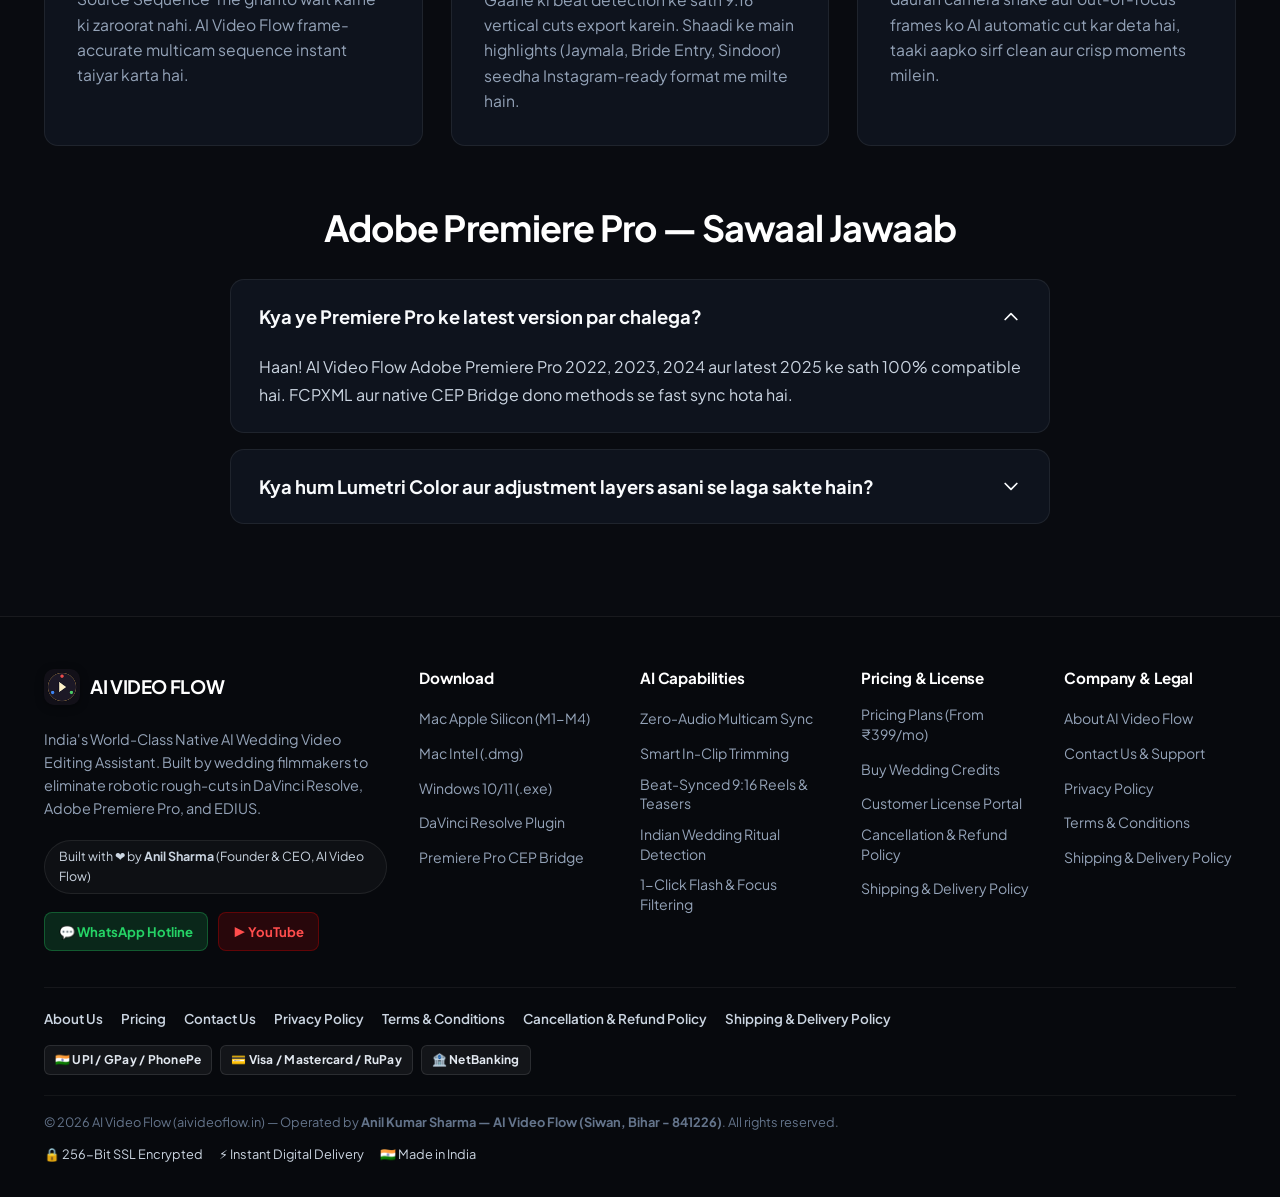
<file: premiere-pro-wedding-editing.html>
<!DOCTYPE html>
<html lang="en">
<head>
  <meta charset="UTF-8">
  <meta name="viewport" content="width=device-width, initial-scale=1.0">
  <title>Adobe Premiere Pro AI Wedding Editing — AI Video Flow</title>

  <!-- Advanced SEO Meta Tags -->
  <meta name="description" content="Native Adobe Premiere Pro wedding editing AI plugin. Zero-audio multicam sync, automated sequence building & beat-synced 9:16 reels in one click.">
  <meta name="keywords" content="adobe premiere pro wedding editing, premiere pro wedding plugin, premiere pro multicam sync without audio, premiere pro indian wedding workflow, premiere pro cep panel wedding reel, ai video flow premiere">
  <meta name="author" content="Anil Sharma &amp; AI Video Flow Team">
  <meta name="robots" content="index, follow, max-image-preview:large, max-snippet:-1, max-video-preview:-1">
  <meta name="theme-color" content="#07090e">
  <link rel="canonical" href="https://aivideoflow.in/premiere-pro-wedding-editing">

  <!-- OpenGraph / Facebook -->
  <meta property="og:type" content="article">
  <meta property="og:url" content="https://aivideoflow.in/premiere-pro-wedding-editing">
  <meta property="og:title" content="Adobe Premiere Pro Wedding Video Editing AI Plugin — AI Video Flow">
  <meta property="og:description" content="Sync multicam wedding timelines in Premiere Pro without scratch audio. Automatic beat sync reels &amp; in-clip trimming.">
  <meta property="og:image" content="https://aivideoflow.in/assets/hero_timeline.jpg">
  <meta property="og:site_name" content="AI Video Flow">
  <meta property="og:locale" content="en_IN">

  <!-- Twitter Card -->
  <meta name="twitter:card" content="summary_large_image">
  <meta name="twitter:url" content="https://aivideoflow.in/premiere-pro-wedding-editing">
  <meta name="twitter:title" content="Adobe Premiere Pro Wedding Video Editing Plugin — AI Video Flow">
  <meta name="twitter:description" content="Native CEP extension &amp; timeline generator for Indian wedding editors using Adobe Premiere Pro.">
  <meta name="twitter:image" content="https://aivideoflow.in/assets/hero_timeline.jpg">

  <!-- Favicon -->
  <link rel="icon" type="image/png" href="assets/icon.png">
  <link rel="apple-touch-icon" href="assets/icon.png">

  <!-- Fonts & Stylesheet -->
  <link rel="preconnect" href="https://fonts.googleapis.com">
  <link rel="preconnect" href="https://fonts.gstatic.com" crossorigin>
  <link href="https://fonts.googleapis.com/css2?family=JetBrains+Mono:wght@500;700&family=Plus+Jakarta+Sans:wght@400;500;600;700;800&display=swap" rel="stylesheet">
  <link rel="stylesheet" href="css/style.css?v=5.9">

  <!-- JSON-LD Structured Data: BreadcrumbList + SoftwareApplication + FAQPage -->
  <script type="application/ld+json">
  {
    "@context": "https://schema.org",
    "@graph": [
      {
        "@type": "BreadcrumbList",
        "itemListElement": [
          {
            "@type": "ListItem",
            "position": 1,
            "name": "Home",
            "item": "https://aivideoflow.in/"
          },
          {
            "@type": "ListItem",
            "position": 2,
            "name": "Premiere Pro Workflow",
            "item": "https://aivideoflow.in/premiere-pro-wedding-editing"
          }
        ]
      },
      {
        "@type": "SoftwareApplication",
        "name": "AI Video Flow for Adobe Premiere Pro",
        "applicationCategory": "MultimediaApplication",
        "operatingSystem": "macOS 11+, Windows 10/11 64-bit",
        "url": "https://aivideoflow.in/premiere-pro-wedding-editing",
        "description": "Native AI wedding multicam sequence builder and CEP bridge for Adobe Premiere Pro.",
        "aggregateRating": {
          "@type": "AggregateRating",
          "ratingValue": "4.9",
          "ratingCount": "1280",
          "reviewCount": "420"
        }
      },
      {
        "@type": "FAQPage",
        "mainEntity": [
          {
            "@type": "Question",
            "name": "Does AI Video Flow integrate directly inside Premiere Pro?",
            "acceptedAnswer": {
              "@type": "Answer",
              "text": "Yes! AI Video Flow includes both a native desktop engine and an Adobe CEP Bridge extension panel that allows importing timelines, switching multicam angles, and generating beat markers directly in Premiere Pro."
            }
          },
          {
            "@type": "Question",
            "name": "Can it create vertical 9:16 Instagram wedding reels in Premiere Pro?",
            "acceptedAnswer": {
              "@type": "Answer",
              "text": "Yes! AI Video Flow automatically identifies the best emotional moments (Jaymala, Sindoor, Pheras) and cuts them to the beats of your selected song in vertical 1080x1920 (9:16) format ready for Instagram and YouTube Shorts."
            }
          },
          {
            "@type": "Question",
            "name": "Does it work with Premiere Pro on Apple Silicon Mac and Windows PC?",
            "acceptedAnswer": {
              "@type": "Answer",
              "text": "Yes! Both macOS (M1, M2, M3, M4 Apple Silicon & Intel) and Windows 10/11 64-bit are natively supported with hardware acceleration."
            }
          }
        ]
      }
    ]
  }
  </script>
    <!-- Critical Header Base Safeguard -->
  <style>
    .brand-name { white-space: nowrap !important; display: inline-flex !important; align-items: center !important; }
    .dropdown-menu, .mega-menu { display: none; }
    .has-dropdown:hover > .dropdown-menu, .has-dropdown:hover > .mega-menu { display: block; }
    .mobile-drawer-cta { display: none !important; }
    .nav-links, .dropdown-menu, .dropdown-menu li, .mega-item-list, .mega-item-list li { list-style: none !important; }
    .nav-links, .dropdown-menu li { margin: 0; padding: 0; }
  </style>
</head>
<body>
    <!-- Site Navigation -->
        <!-- Site Navigation -->
  <header class="site-header">
    <div class="container nav-wrapper">
      <a href="/" class="brand-logo">
        <img src="assets/icon.png" alt="AI Video Flow Logo" width="36" height="36">
        <span class="brand-name">AI Video Flow</span>
      </a>

      <ul class="nav-links">
        <!-- 1. Product Dropdown -->
        <li class="has-dropdown">
          <a href="/#workflows">
            Product
            <svg class="nav-chevron" viewBox="0 0 24 24"><path stroke-linecap="round" stroke-linejoin="round" d="M19 9l-7 7-7-7"/></svg>
          </a>
          <ul class="dropdown-menu">
            <li>
              <a href="/#workflows">
                <span class="dd-outline-icon">
                  <svg viewBox="0 0 24 24"><rect x="3" y="4" width="18" height="16" rx="3"/><path stroke-linecap="round" stroke-linejoin="round" d="M10 9l5 3-5 3V9z"/></svg>
                </span>
                <div class="dd-text-block">
                  <strong>AI Video Workflows</strong>
                  <span>Automated rough-cuts for Weddings, Reels, YouTube, Podcasts &amp; Tutorials.</span>
                </div>
              </a>
            </li>
            <li>
              <a href="/zero-audio-multicam-sync">
                <span class="dd-outline-icon">
                  <svg viewBox="0 0 24 24"><path stroke-linecap="round" stroke-linejoin="round" d="M13 10V3L4 14h7v7l9-11h-7z"/></svg>
                </span>
                <div class="dd-text-block">
                  <strong>Zero-Audio Multicam Sync</strong>
                  <span>Frame-accurate sync for 2–8 cameras &amp; drones without scratch audio.</span>
                </div>
              </a>
            </li>
            <li>
              <a href="/#features">
                <span class="dd-outline-icon">
                  <svg viewBox="0 0 24 24"><path stroke-linecap="round" stroke-linejoin="round" d="M9.663 17h4.673M12 3v1m6.364 1.636l-.707.707M21 12h-1M4 12H3m3.343-5.657l-.707-.707m2.828 9.9a5 5 0 117.072 0l-.548.547A3.374 3.374 0 0014 18.469V19a2 2 0 11-4 0v-.531c0-.895-.356-1.754-.988-2.386l-.548-.547z"/></svg>
                </span>
                <div class="dd-text-block">
                  <strong>Core AI Capabilities</strong>
                  <span>Smart shaky-clip trimming, Indian ritual detection &amp; music beat sync.</span>
                </div>
              </a>
            </li>
            <li>
              <a href="/#download">
                <span class="dd-outline-icon">
                  <svg viewBox="0 0 24 24"><path stroke-linecap="round" stroke-linejoin="round" d="M4 16v1a3 3 0 003 3h10a3 3 0 003-3v-1m-4-4l-4 4m0 0l-4-4m4 4V4"/></svg>
                </span>
                <div class="dd-text-block">
                  <strong>Download Desktop App</strong>
                  <span>100% offline native installer for Windows 10/11 (.exe) and macOS (.dmg).</span>
                </div>
              </a>
            </li>
          </ul>
        </li>

        <!-- 2. Integrations Dropdown -->
        <li class="has-dropdown">
          <a href="/#editors">
            Integrations
            <svg class="nav-chevron" viewBox="0 0 24 24"><path stroke-linecap="round" stroke-linejoin="round" d="M19 9l-7 7-7-7"/></svg>
          </a>
          <ul class="dropdown-menu">
            <li>
              <a href="/davinci-resolve-wedding-editing">
                <span class="dd-outline-icon">
                  <img src="assets/resolve.png" alt="DaVinci Resolve" width="24" height="24">
                </span>
                <div class="dd-text-block">
                  <strong>DaVinci Resolve</strong>
                  <span>10-Bit color &amp; native FCPXML multicam timeline interchange.</span>
                </div>
              </a>
            </li>
            <li>
              <a href="/premiere-pro-wedding-editing">
                <span class="dd-outline-icon">
                  <img src="assets/premiere.png" alt="Adobe Premiere Pro" width="24" height="24">
                </span>
                <div class="dd-text-block">
                  <strong>Adobe Premiere Pro</strong>
                  <span>Direct CEP sequence bridge for instant multi-track editing.</span>
                </div>
              </a>
            </li>
            <li>
              <a href="/edius-wedding-video-editing">
                <span class="dd-outline-icon">
                  <img src="assets/edius.png" alt="Grass Valley EDIUS" width="24" height="24">
                </span>
                <div class="dd-text-block">
                  <strong>Grass Valley EDIUS</strong>
                  <span>Frame-accurate 25fps PAL sequences engineered for Indian studios.</span>
                </div>
              </a>
            </li>
          </ul>
        </li>

        <!-- 3. Pricing Dropdown (Exact Match to Screenshot!) -->
        <li class="has-dropdown">
          <a href="/pricing">
            Pricing
            <svg class="nav-chevron" viewBox="0 0 24 24"><path stroke-linecap="round" stroke-linejoin="round" d="M19 9l-7 7-7-7"/></svg>
          </a>
          <ul class="dropdown-menu">
            <li>
              <a href="/pricing">
                <span class="dd-outline-icon">
                  <svg viewBox="0 0 24 24"><rect x="3" y="5" width="18" height="14" rx="2"/><path stroke-linecap="round" stroke-linejoin="round" d="M3 10h18M7 15h2"/></svg>
                </span>
                <div class="dd-text-block">
                  <strong>Pricing Plans</strong>
                  <span>Compare subscription options (Free, ₹399/mo, ₹2,499/yr) and choose the right plan.</span>
                </div>
              </a>
            </li>
            <li>
              <a href="/pricing">
                <span class="dd-outline-icon">
                  <svg viewBox="0 0 24 24"><ellipse cx="12" cy="6" rx="7" ry="3"/><path stroke-linecap="round" stroke-linejoin="round" d="M5 6v6c0 1.66 3.13 3 7 3s7-1.34 7-3V6"/><path stroke-linecap="round" stroke-linejoin="round" d="M5 12v6c0 1.66 3.13 3 7 3s7-1.34 7-3v-6"/></svg>
                </span>
                <div class="dd-text-block">
                  <strong>Smart AI Wedding Packs</strong>
                  <span>Per-wedding credit packs (5, 11 &amp; 30 weddings) with lifetime validity.</span>
                </div>
              </a>
            </li>
            <li>
              <a href="https://license.aivideoflow.in/index.php/buy" target="_blank">
                <span class="dd-outline-icon">
                  <svg viewBox="0 0 24 24"><path stroke-linecap="round" stroke-linejoin="round" d="M7 7h.01M7 3h5c.512 0 1.024.195 1.414.586l7 7a2 2 0 010 2.828l-7 7a2 2 0 01-2.828 0l-7-7A1.994 1.994 0 013 12V7a4 4 0 014-4z"/></svg>
                </span>
                <div class="dd-text-block">
                  <strong>Buy Instant License Key</strong>
                  <span>Pay securely via UPI, card or netbanking with instant WhatsApp delivery.</span>
                </div>
              </a>
            </li>
            <li>
              <a href="/contact">
                <span class="dd-outline-icon">
                  <svg viewBox="0 0 24 24"><circle cx="12" cy="12" r="9"/><path stroke-linecap="round" stroke-linejoin="round" d="M9 12l2 2 4-4"/></svg>
                </span>
                <div class="dd-text-block">
                  <strong>Studio &amp; Setup Assistance</strong>
                  <span>Expert assistance for multi-PC studio licensing, setup, and onboarding.</span>
                </div>
              </a>
            </li>
          </ul>
        </li>

        <!-- 4. Company Dropdown -->
        <li class="has-dropdown">
          <a href="/about">
            Company
            <svg class="nav-chevron" viewBox="0 0 24 24"><path stroke-linecap="round" stroke-linejoin="round" d="M19 9l-7 7-7-7"/></svg>
          </a>
          <ul class="dropdown-menu menu-right">
            <li>
              <a href="/about">
                <span class="dd-outline-icon">
                  <svg viewBox="0 0 24 24"><path stroke-linecap="round" stroke-linejoin="round" d="M19 21V5a2 2 0 00-2-2H7a2 2 0 00-2 2v16m14 0h2m-2 0h-5m-9 0H3m2 0h5M9 7h1m-1 4h1m4-4h1m-1 4h1m-5 10v-5a1 1 0 011-1h2a1 1 0 011 1v5m-4 0h4"/></svg>
                </span>
                <div class="dd-text-block">
                  <strong>About Us</strong>
                  <span>Meet Founder &amp; CEO Anil Kumar Sharma and our AI product architecture.</span>
                </div>
              </a>
            </li>
            <li>
              <a href="/contact">
                <span class="dd-outline-icon">
                  <svg viewBox="0 0 24 24"><path stroke-linecap="round" stroke-linejoin="round" d="M3 8l7.89 5.26a2 2 0 002.22 0L21 8M5 19h14a2 2 0 002-2V7a2 2 0 00-2-2H5a2 2 0 00-2 2v10a2 2 0 002 2z"/></svg>
                </span>
                <div class="dd-text-block">
                  <strong>Contact &amp; Support</strong>
                  <span>Direct technical support via WhatsApp hotline, phone call, or email.</span>
                </div>
              </a>
            </li>
            <li>
              <a href="/privacy">
                <span class="dd-outline-icon">
                  <svg viewBox="0 0 24 24"><path stroke-linecap="round" stroke-linejoin="round" d="M9 12l2 2 4-4m5.618-4.016A11.955 11.955 0 0112 2.944a11.955 11.955 0 01-8.618 3.04A12.02 12.02 0 003 9c0 5.591 3.824 10.29 9 11.622 5.176-1.332 9-6.03 9-11.622 0-1.042-.133-2.052-.382-3.016z"/></svg>
                </span>
                <div class="dd-text-block">
                  <strong>Privacy &amp; Data Security</strong>
                  <span>100% local offline processing — your raw footage never leaves your PC.</span>
                </div>
              </a>
            </li>
            <li>
              <a href="/refund">
                <span class="dd-outline-icon">
                  <svg viewBox="0 0 24 24"><path stroke-linecap="round" stroke-linejoin="round" d="M9 12h6m-6 4h6m2 5H7a2 2 0 01-2-2V5a2 2 0 012-2h5.586a1 1 0 01.707.293l5.414 5.414a1 1 0 01.293.707V19a2 2 0 01-2 2z"/></svg>
                </span>
                <div class="dd-text-block">
                  <strong>Terms, Refund &amp; Delivery</strong>
                  <span>7-day money-back guarantee and instant electronic license delivery.</span>
                </div>
              </a>
            </li>
          </ul>
        </li>

        <!-- Mobile Drawer CTA -->
        <li class="mobile-drawer-cta">
          <a href="https://license.aivideoflow.in/index.php/admin" target="_blank" class="btn btn-secondary">License Dashboard</a>
          <a href="/#download" class="btn btn-primary">Download App</a>
        </li>
      </ul>

      <div class="nav-actions">
        <a href="https://license.aivideoflow.in/index.php/admin" target="_blank" class="nav-dashboard-btn">
          <svg fill="currentColor" viewBox="0 0 24 24"><rect x="3" y="3" width="8" height="8" rx="1.5"/><rect x="13" y="3" width="8" height="8" rx="1.5"/><rect x="3" y="13" width="8" height="8" rx="1.5"/><rect x="13" y="13" width="8" height="8" rx="1.5"/></svg>
          License Portal
        </a>
        <a href="/#download" class="btn btn-primary">Download App</a>
        <button class="mobile-toggle" aria-label="Toggle Navigation">☰</button>
      </div>
    </div>
  </header>

  <!-- Breadcrumbs -->
  <nav class="breadcrumbs-bar" aria-label="Breadcrumb">
    <div class="container">
      <a href="/">Home</a>
      <span class="separator">/</span>
      <a href="/#editors">NLE Support</a>
      <span class="separator">/</span>
      <span class="current">Premiere Pro Wedding Video Editing</span>
    </div>
  </nav>

  <!-- Page Hero -->
  <section class="page-hero">
    <div class="container">
      <div style="max-width:880px;margin:0 auto;text-align:center;">
        <span class="badge badge-version" style="margin-bottom:16px;">ADOBE PREMIERE PRO 2023 · 2024 · 2025 COMPATIBLE</span>
        <h1 style="margin:14px 0 18px;">
          Adobe Premiere Pro Wedding Video Editing <span class="text-gold">AI Plugin</span>
        </h1>
        <p class="subtitle" style="max-width:760px;margin:0 auto 28px;">
          Bollywood &amp; Cinematic Indian wedding editors ke liye ultimate solution! Bina audio multicam sync, smart shaky-clip cleanup, aur viral 9:16 wedding reels seedha Premiere Pro sequence me export karein.
        </p>

        <div style="display:flex;gap:14px;justify-content:center;flex-wrap:wrap;margin-bottom:30px;">
          <a href="/#download" class="btn btn-lg btn-primary">📥 Download Premiere Extension Free</a>
          <a href="/pricing" class="btn btn-lg btn-outline-gold">👑 View Wedding Credits (From ₹399)</a>
        </div>

        <div style="font-size:0.85rem;color:var(--text-muted);display:flex;gap:16px;justify-content:center;flex-wrap:wrap;margin-bottom:30px;">
          <span>✓ Works with Premiere Pro 2022 to 2025</span>
          <span>✓ Apple Silicon (M1-M4) &amp; Windows 10/11</span>
          <span>✓ Native CEP Panel &amp; XML Workflow</span>
        </div>

        <!-- Hero Visual Showcase -->
        <div class="hero-visual-frame">
          <div class="hero-visual-header">
            <div class="hero-visual-dots">
              <span></span><span></span><span></span>
            </div>
            <div class="hero-visual-title">ADOBE PREMIERE PRO · MULTICAM 4-ANGLE WORKSPACE &amp; CEP EXTENSION</div>
            <div class="hero-visual-badge">● CEP Bridge Active</div>
          </div>
          <img src="assets/premiere-pro-multicam.jpg" alt="Adobe Premiere Pro Wedding Multicam Editing AI Panel and Timeline" class="hero-visual-img" loading="lazy" width="940" height="525">
          <div class="hero-visual-caption">
            <div>
              <strong>Premiere Pro Native Multicam Sync:</strong> 4 split camera angles of royal Indian wedding entry synchronized with integrated AI Video Flow extension panel.
            </div>
            <span style="color:var(--accent-gold);font-weight:600;">Full Apple Silicon &amp; Windows Support ✓</span>
          </div>
        </div>
      </div>
    </div>
  </section>

  <!-- Main Content Showcase -->
  <main class="section">
    <div class="container">

      <!-- 3 Key Advantages Grid -->
      <div class="features-grid" style="margin-bottom:60px;">
        <div class="feature-card">
          <div class="feature-icon">🎬</div>
          <h3>Automatic Multicam Sequence</h3>
          <p>Premiere Pro me 'Create Multi-Camera Source Sequence' me ghanto wait karne ki zaroorat nahi. AI Video Flow frame-accurate multicam sequence instant taiyar karta hai.</p>
        </div>

        <div class="feature-card">
          <div class="feature-icon">📱</div>
          <h3>Beat-Synced 9:16 Instagram Reels</h3>
          <p>Gaane ki beat detection ke sath 9:16 vertical cuts export karein. Shaadi ke main highlights (Jaymala, Bride Entry, Sindoor) seedha Instagram-ready format me milte hain.</p>
        </div>

        <div class="feature-card">
          <div class="feature-icon">✂️</div>
          <h3>Camera Shake &amp; Blur Trim</h3>
          <p>Handheld aur gimbal movement ke dauran camera shake aur out-of-focus frames ko AI automatic cut kar deta hai, taaki aapko sirf clean aur crisp moments milein.</p>
        </div>
      </div>

      <!-- FAQ Section for Premiere Pro -->
      <div style="max-width:820px;margin:0 auto;">
        <h2 style="text-align:center;margin-bottom:30px;">Adobe Premiere Pro — Sawaal Jawaab</h2>
        
        <div class="faq-list">
          <div class="faq-item active">
            <div class="faq-question">
              Kya ye Premiere Pro ke latest version par chalega?
              <svg width="20" height="20" fill="none" stroke="currentColor" viewBox="0 0 24 24"><path stroke-linecap="round" stroke-linejoin="round" stroke-width="2" d="M19 9l-7 7-7-7"/></svg>
            </div>
            <div class="faq-answer">
              Haan! AI Video Flow Adobe Premiere Pro 2022, 2023, 2024 aur latest 2025 ke sath 100% compatible hai. FCPXML aur native CEP Bridge dono methods se fast sync hota hai.
            </div>
          </div>

          <div class="faq-item">
            <div class="faq-question">
              Kya hum Lumetri Color aur adjustment layers asani se laga sakte hain?
              <svg width="20" height="20" fill="none" stroke="currentColor" viewBox="0 0 24 24"><path stroke-linecap="round" stroke-linejoin="round" stroke-width="2" d="M19 9l-7 7-7-7"/></svg>
            </div>
            <div class="faq-answer">
              Haan, bilkul! Sequence bilkul standard Premiere Pro timeline ki tarah open hoti hai, isliye aap Lumetri Color, transition packs, MOGRT titles aur sound effects normal tarike se use kar sakte hain.
            </div>
          </div>
        </div>
      </div>

    </div>
  </main>

  <!-- Ultra-Sundar Professional Footer -->
  <footer class="site-footer">
    <div class="container">
      
      <!-- Trust Features Bar -->
      <div class="footer-trust-bar">
        <div class="trust-item">
          <div class="trust-icon">🔒</div>
          <div class="trust-text">
            <strong>100% Offline Local Processing</strong>
            <span>Raw footage never uploads to any cloud</span>
          </div>
        </div>
        <div class="trust-item">
          <div class="trust-icon">⚡</div>
          <div class="trust-text">
            <strong>Instant Key Delivery</strong>
            <span>License on screen &amp; WhatsApp in 10 sec</span>
          </div>
        </div>
        <div class="trust-item">
          <div class="trust-icon">🛡️</div>
          <div class="trust-text">
            <strong>PCI-DSS 256-Bit SSL</strong>
            <span>Razorpay secure UPI, card &amp; netbanking</span>
          </div>
        </div>
        <div class="trust-item">
          <div class="trust-icon">🎓</div>
          <div class="trust-text">
            <strong>10,000+ Projects Processed</strong>
            <span>Trusted by Wedding & Commercial Studios</span>
          </div>
        </div>
      </div>

      <!-- Main Footer Columns -->
      <div class="footer-grid">
        <div class="footer-brand">
          <a href="/" class="brand-logo">
            <img src="assets/icon.png" alt="AI Video Flow Logo" width="36" height="36">
            <div class="brand-name">AI VIDEO FLOW</div>
          </a>
          <p>
            India's World-Class Native AI Wedding Video Editing Assistant. Built by wedding filmmakers to eliminate robotic rough-cuts in DaVinci Resolve, Adobe Premiere Pro, and EDIUS.
          </p>
          <div class="footer-creator-pill">
            <span>Built with ❤️ by <strong>Anil Sharma</strong> (Founder & CEO, AI Video Flow)</span>
          </div>
          <div class="footer-social-row">
            <a href="https://wa.me/919939800780" target="_blank" class="footer-social-btn whatsapp">💬 WhatsApp Hotline</a>
            <a href="https://www.youtube.com/@QuickartPhotographyAcademy/videos" target="_blank" class="footer-social-btn youtube">▶ YouTube</a>
          </div>
        </div>

        <div class="footer-col">
          <h4>Download</h4>
          <ul class="footer-links">
            <li><a href="https://license.aivideoflow.in/download/mac-arm64" data-download="mac-arm64">Mac Apple Silicon (M1-M4)</a></li>
            <li><a href="https://license.aivideoflow.in/download/mac-x86_64" data-download="mac-x86_64">Mac Intel (.dmg)</a></li>
            <li><a href="https://license.aivideoflow.in/download/windows" data-download="windows">Windows 10/11 (.exe)</a></li>
            <li><a href="/davinci-resolve-wedding-editing">DaVinci Resolve Plugin</a></li>
            <li><a href="/premiere-pro-wedding-editing">Premiere Pro CEP Bridge</a></li>
          </ul>
        </div>

        <div class="footer-col">
          <h4>AI Capabilities</h4>
          <ul class="footer-links">
            <li><a href="/zero-audio-multicam-sync">Zero-Audio Multicam Sync</a></li>
            <li><a href="/#features">Smart In-Clip Trimming</a></li>
            <li><a href="/#features">Beat-Synced 9:16 Reels &amp; Teasers</a></li>
            <li><a href="/#features">Indian Wedding Ritual Detection</a></li>
            <li><a href="/#features">1-Click Flash &amp; Focus Filtering</a></li>
          </ul>
        </div>

        <div class="footer-col">
          <h4>Pricing &amp; License</h4>
          <ul class="footer-links">
            <li><a href="/pricing">Pricing Plans (From ₹399/mo)</a></li>
            <li><a href="https://license.aivideoflow.in/index.php/buy" target="_blank">Buy Wedding Credits</a></li>
            <li><a href="https://license.aivideoflow.in/index.php/admin" target="_blank">Customer License Portal</a></li>
            <li><a href="/refund">Cancellation &amp; Refund Policy</a></li>
            <li><a href="/shipping">Shipping &amp; Delivery Policy</a></li>
          </ul>
        </div>

        <div class="footer-col">
          <h4>Company &amp; Legal</h4>
          <ul class="footer-links">
            <li><a href="/about">About AI Video Flow</a></li>
            <li><a href="/contact">Contact Us &amp; Support</a></li>
            <li><a href="/privacy">Privacy Policy</a></li>
            <li><a href="/terms">Terms &amp; Conditions</a></li>
            <li><a href="/shipping">Shipping &amp; Delivery Policy</a></li>
          </ul>
        </div>
      </div>

      <!-- Payment Gateway Mandatory Compliance & Policy Bar -->
      <div class="footer-legal-strip">
        <div class="footer-policy-pills">
          <a href="/about">About Us</a>
          <a href="/pricing">Pricing</a>
          <a href="/contact">Contact Us</a>
          <a href="/privacy">Privacy Policy</a>
          <a href="/terms">Terms &amp; Conditions</a>
          <a href="/refund">Cancellation &amp; Refund Policy</a>
          <a href="/shipping">Shipping &amp; Delivery Policy</a>
        </div>
        <div class="footer-payment-methods">
          <span class="pay-badge">🇮🇳 UPI / GPay / PhonePe</span>
          <span class="pay-badge">💳 Visa / Mastercard / RuPay</span>
          <span class="pay-badge">🏦 NetBanking</span>
        </div>
      </div>

      <div class="footer-bottom">
        <div>
          © 2026 AI Video Flow (aivideoflow.in) — Operated by <strong>Anil Kumar Sharma — AI Video Flow (Siwan, Bihar - 841226)</strong>. All rights reserved.
        </div>
        <div class="footer-security-badges">
          <span>🔒 256-Bit SSL Encrypted</span>
          <span>⚡ Instant Digital Delivery</span>
          <span>🇮🇳 Made in India</span>
        </div>
      </div>

    </div>
  </footer>

  <script src="js/main.js?v=6.0"></script>
</body>
</html>
</file>
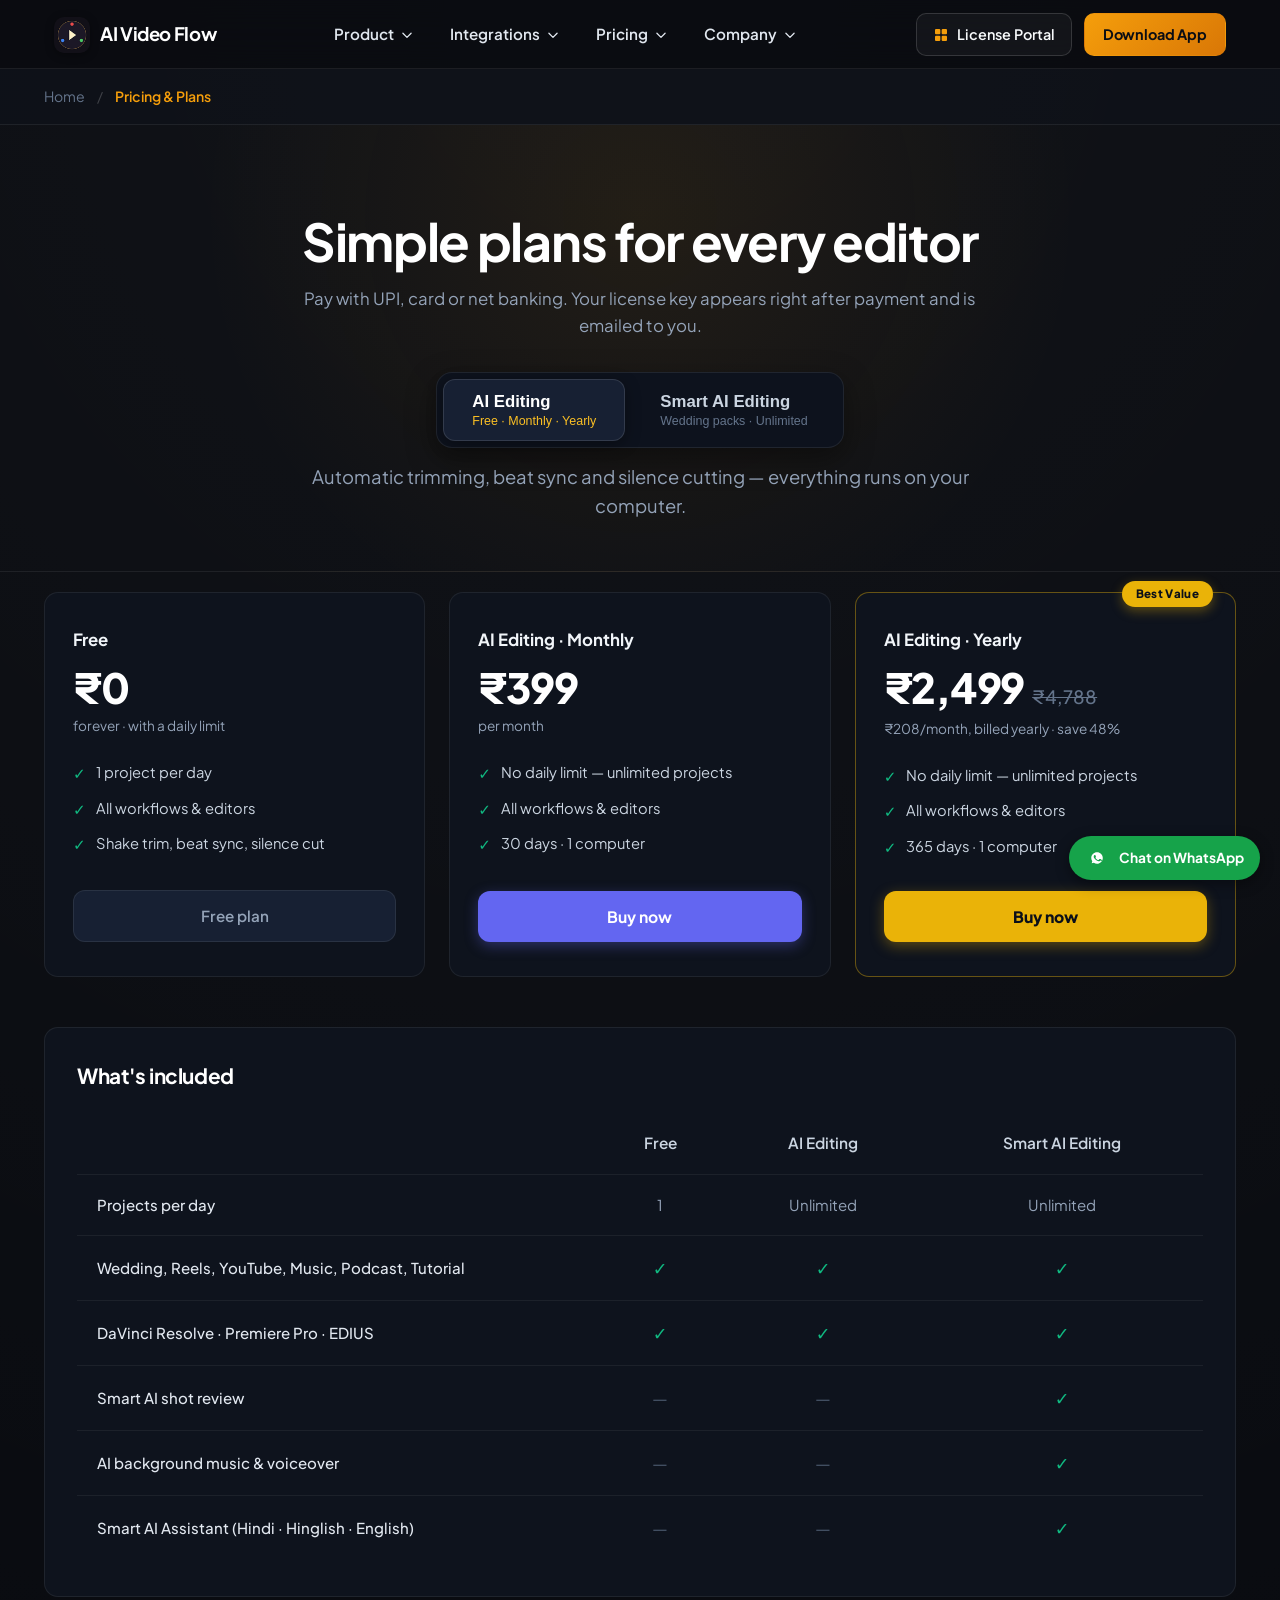
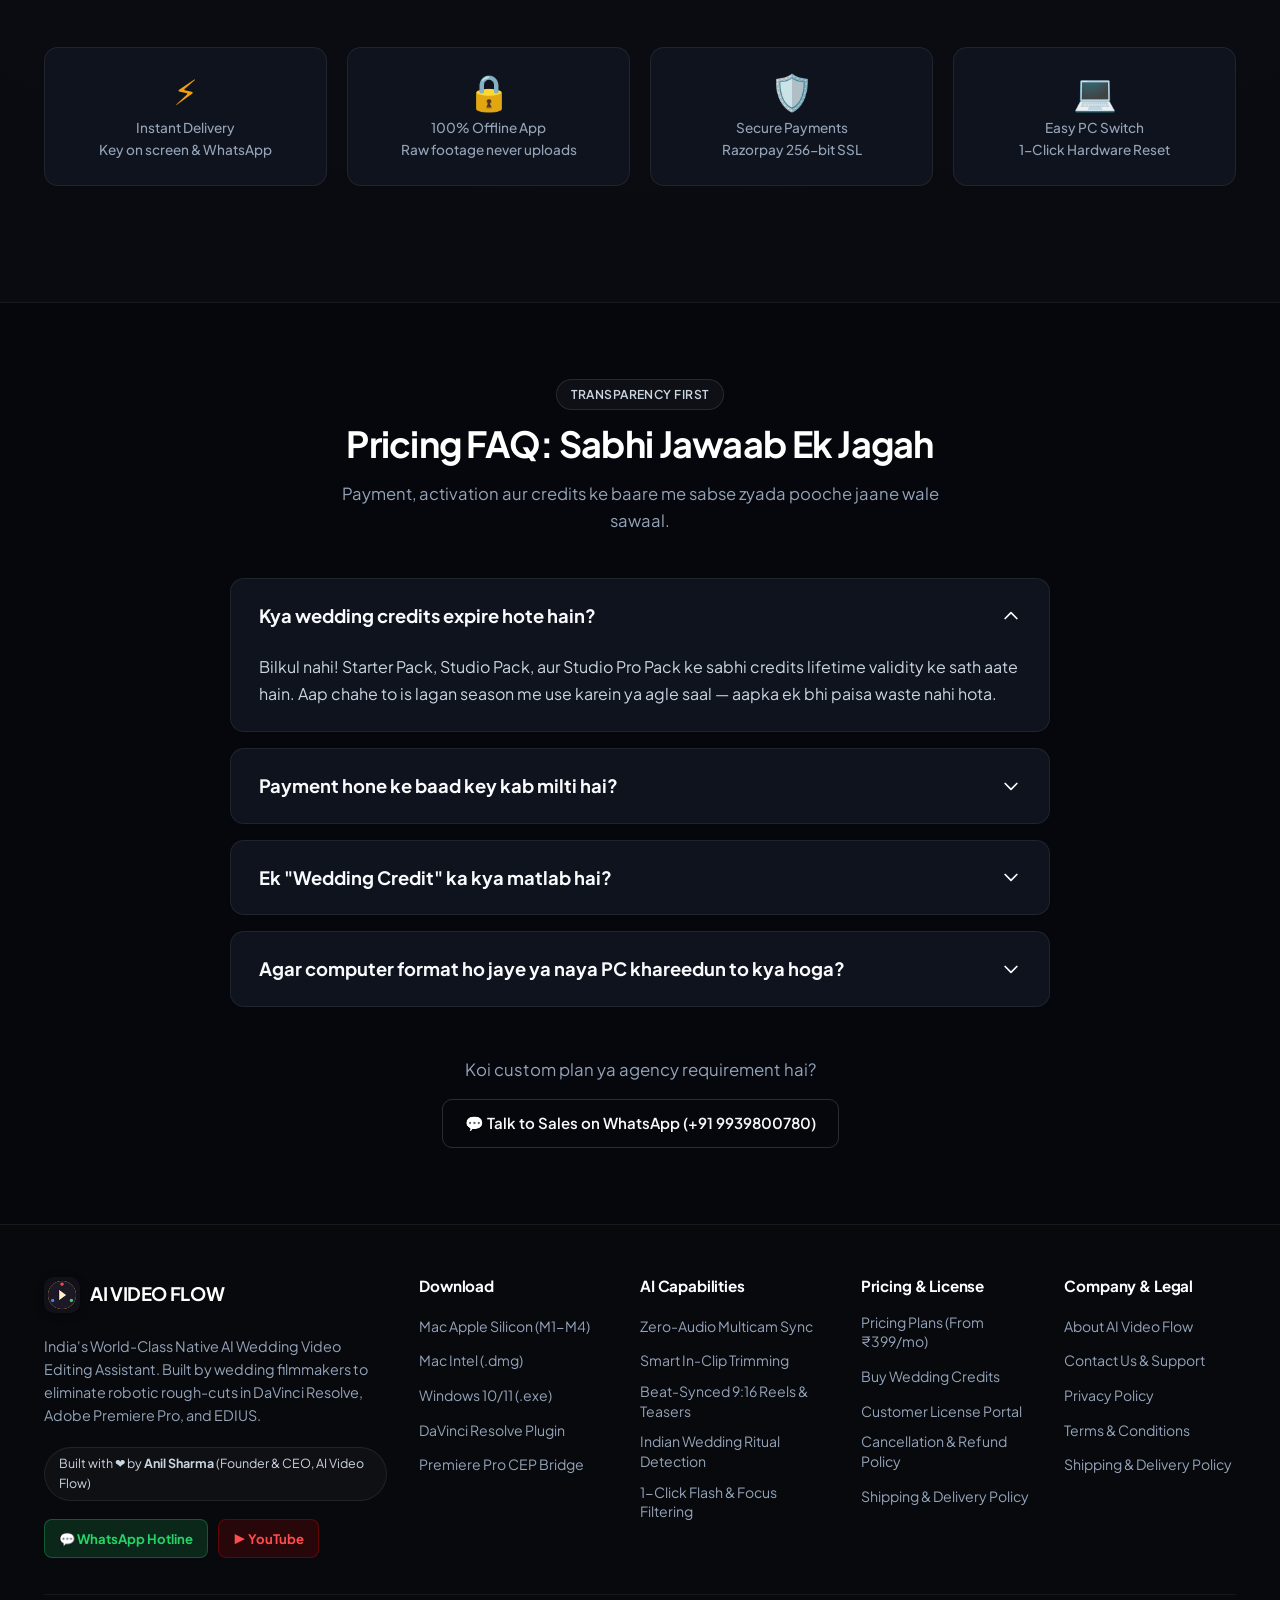
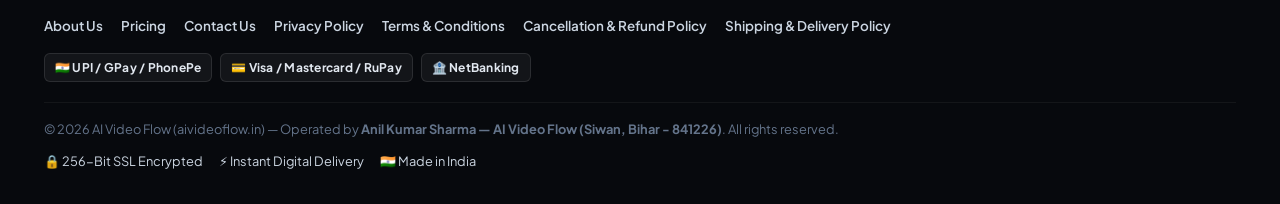
<file: pricing.html>
<!DOCTYPE html>
<html lang="en">

<head>
  <meta charset="UTF-8">
  <meta name="viewport" content="width=device-width, initial-scale=1.0">
  <title>Pricing & Wedding Packs — AI Video Flow (From ₹399)</title>

  <!-- Advanced SEO Meta Tags -->
  <meta name="description" content="Compare AI Video Flow plans: Free tier, Monthly ₹399, Yearly ₹2,499 & Smart AI Wedding Packs. Instant license key delivery for Windows & macOS.">
  <meta name="keywords"
    content="ai video flow pricing, smart ai editing plans, indian wedding video editing credits, wedding video editing software price, davinci resolve wedding plugin price, edius multicam ai cost, wedding editing credits">
  <meta name="author" content="Anil Sharma &amp; AI Video Flow Team">
  <meta name="robots" content="index, follow, max-image-preview:large, max-snippet:-1, max-video-preview:-1">
  <meta name="theme-color" content="#07090e">
  <link rel="canonical" href="https://aivideoflow.in/pricing">

  <!-- OpenGraph / Facebook -->
  <meta property="og:type" content="website">
  <meta property="og:url" content="https://aivideoflow.in/pricing">
  <meta property="og:title" content="AI Video Flow Pricing — Simple Plans For Every Editor">
  <meta property="og:description"
    content="Free plan, Monthly ₹399, Yearly ₹2,499 &amp; Smart AI wedding packs from ₹999. Cut 12-hour wedding edits to 15 minutes. 100% offline &amp; secure.">
  <meta property="og:image" content="https://aivideoflow.in/assets/hero_timeline.jpg">
  <meta property="og:site_name" content="AI Video Flow">
  <meta property="og:locale" content="en_IN">

  <!-- Twitter Card -->
  <meta name="twitter:card" content="summary_large_image">
  <meta name="twitter:url" content="https://aivideoflow.in/pricing">
  <meta name="twitter:title" content="AI Video Flow Pricing — Transparent &amp; Flexible Plans">
  <meta name="twitter:description"
    content="Free plan, AI Editing Monthly ₹399, Yearly ₹2,499 &amp; Smart AI wedding packs from ₹999. Instant WhatsApp &amp; email key delivery.">
  <meta name="twitter:image" content="https://aivideoflow.in/assets/hero_timeline.jpg">

  <!-- Favicon -->
  <link rel="icon" type="image/png" href="assets/icon.png">
  <link rel="apple-touch-icon" href="assets/icon.png">

  <!-- Fonts & Stylesheet -->
  <link rel="preconnect" href="https://fonts.googleapis.com">
  <link rel="preconnect" href="https://fonts.gstatic.com" crossorigin>
  <link
    href="https://fonts.googleapis.com/css2?family=JetBrains+Mono:wght@500;700&family=Plus+Jakarta+Sans:wght@400;500;600;700;800&display=swap"
    rel="stylesheet">
  <link rel="stylesheet" href="css/style.css?v=5.9">

  <!-- JSON-LD Structured Data: BreadcrumbList + Product + OfferCatalog + FAQPage -->
  <script type="application/ld+json">
  {
    "@context": "https://schema.org",
    "@graph": [
      {
        "@type": "BreadcrumbList",
        "itemListElement": [
          {
            "@type": "ListItem",
            "position": 1,
            "name": "Home",
            "item": "https://aivideoflow.in/"
          },
          {
            "@type": "ListItem",
            "position": 2,
            "name": "Pricing",
            "item": "https://aivideoflow.in/pricing"
          }
        ]
      },
      {
        "@type": "Product",
        "name": "AI Video Flow Wedding Editing Suite",
        "image": "https://aivideoflow.in/assets/hero_timeline.jpg",
        "description": "Native AI wedding video editing assistant for DaVinci Resolve, Adobe Premiere Pro, and EDIUS.",
        "brand": {
          "@type": "Brand",
          "name": "AI Video Flow"
        },
        "offers": {
          "@type": "AggregateOffer",
          "priceCurrency": "INR",
          "lowPrice": "0",
          "highPrice": "14999",
          "offerCount": "7",
          "offers": [
            {
              "@type": "Offer",
              "name": "AI Editing Free",
              "price": "0",
              "priceCurrency": "INR",
              "availability": "https://schema.org/InStock",
              "url": "https://aivideoflow.in/#download"
            },
            {
              "@type": "Offer",
              "name": "AI Editing Monthly",
              "price": "399",
              "priceCurrency": "INR",
              "availability": "https://schema.org/InStock",
              "url": "https://license.aivideoflow.in/index.php/buy"
            },
            {
              "@type": "Offer",
              "name": "AI Editing Yearly",
              "price": "2499",
              "priceCurrency": "INR",
              "availability": "https://schema.org/InStock",
              "url": "https://license.aivideoflow.in/index.php/buy"
            },
            {
              "@type": "Offer",
              "name": "Smart AI 5 Weddings",
              "price": "999",
              "priceCurrency": "INR",
              "availability": "https://schema.org/InStock",
              "url": "https://license.aivideoflow.in/index.php/buy"
            },
            {
              "@type": "Offer",
              "name": "Smart AI 11 Weddings",
              "price": "1999",
              "priceCurrency": "INR",
              "availability": "https://schema.org/InStock",
              "url": "https://license.aivideoflow.in/index.php/buy"
            },
            {
              "@type": "Offer",
              "name": "Smart AI 30 Weddings",
              "price": "4999",
              "priceCurrency": "INR",
              "availability": "https://schema.org/InStock",
              "url": "https://license.aivideoflow.in/index.php/buy"
            },
            {
              "@type": "Offer",
              "name": "Smart AI Unlimited Yearly",
              "price": "14999",
              "priceCurrency": "INR",
              "availability": "https://schema.org/InStock",
              "url": "https://license.aivideoflow.in/index.php/buy"
            }
          ]
        }
      },
      {
        "@type": "FAQPage",
        "mainEntity": [
          {
            "@type": "Question",
            "name": "Do wedding credits expire?",
            "acceptedAnswer": {
              "@type": "Answer",
              "text": "No! All wedding credits purchased in Starter, Studio, and Studio Pro packs come with lifetime validity until consumed. Use them this wedding season or next season."
            }
          },
          {
            "@type": "Question",
            "name": "How fast do I get my License Key after payment?",
            "acceptedAnswer": {
              "@type": "Answer",
              "text": "Your license key is generated instantly upon payment confirmation and displayed immediately on screen, as well as sent to your registered WhatsApp number and email address."
            }
          },
          {
            "@type": "Question",
            "name": "Can I transfer the license if I change my computer?",
            "acceptedAnswer": {
              "@type": "Answer",
              "text": "Yes! Through our self-service Customer License Portal, you can reset your hardware lock with 1-click and activate your license on your new PC or Mac without extra charge."
            }
          }
        ]
      }
    ]
  }
  </script>
  <!-- Critical Header Base Safeguard -->
  <style>
    .brand-name {
      white-space: nowrap !important;
      display: inline-flex !important;
      align-items: center !important;
    }

    .dropdown-menu,
    .mega-menu {
      display: none;
    }

    .has-dropdown:hover>.dropdown-menu,
    .has-dropdown:hover>.mega-menu {
      display: block;
    }

    .mobile-drawer-cta {
      display: none !important;
    }

    .nav-links,
    .dropdown-menu,
    .dropdown-menu li,
    .mega-item-list,
    .mega-item-list li {
      list-style: none !important;
      margin: 0;
      padding: 0;
    }
  </style>
</head>

<body>
    <!-- Site Navigation -->
        <!-- Site Navigation -->
  <header class="site-header">
    <div class="container nav-wrapper">
      <a href="/" class="brand-logo">
        <img src="assets/icon.png" alt="AI Video Flow Logo" width="36" height="36">
        <span class="brand-name">AI Video Flow</span>
      </a>

      <ul class="nav-links">
        <!-- 1. Product Dropdown -->
        <li class="has-dropdown">
          <a href="/#workflows">
            Product
            <svg class="nav-chevron" viewBox="0 0 24 24"><path stroke-linecap="round" stroke-linejoin="round" d="M19 9l-7 7-7-7"/></svg>
          </a>
          <ul class="dropdown-menu">
            <li>
              <a href="/#workflows">
                <span class="dd-outline-icon">
                  <svg viewBox="0 0 24 24"><rect x="3" y="4" width="18" height="16" rx="3"/><path stroke-linecap="round" stroke-linejoin="round" d="M10 9l5 3-5 3V9z"/></svg>
                </span>
                <div class="dd-text-block">
                  <strong>AI Video Workflows</strong>
                  <span>Automated rough-cuts for Weddings, Reels, YouTube, Podcasts &amp; Tutorials.</span>
                </div>
              </a>
            </li>
            <li>
              <a href="/zero-audio-multicam-sync">
                <span class="dd-outline-icon">
                  <svg viewBox="0 0 24 24"><path stroke-linecap="round" stroke-linejoin="round" d="M13 10V3L4 14h7v7l9-11h-7z"/></svg>
                </span>
                <div class="dd-text-block">
                  <strong>Zero-Audio Multicam Sync</strong>
                  <span>Frame-accurate sync for 2–8 cameras &amp; drones without scratch audio.</span>
                </div>
              </a>
            </li>
            <li>
              <a href="/#features">
                <span class="dd-outline-icon">
                  <svg viewBox="0 0 24 24"><path stroke-linecap="round" stroke-linejoin="round" d="M9.663 17h4.673M12 3v1m6.364 1.636l-.707.707M21 12h-1M4 12H3m3.343-5.657l-.707-.707m2.828 9.9a5 5 0 117.072 0l-.548.547A3.374 3.374 0 0014 18.469V19a2 2 0 11-4 0v-.531c0-.895-.356-1.754-.988-2.386l-.548-.547z"/></svg>
                </span>
                <div class="dd-text-block">
                  <strong>Core AI Capabilities</strong>
                  <span>Smart shaky-clip trimming, Indian ritual detection &amp; music beat sync.</span>
                </div>
              </a>
            </li>
            <li>
              <a href="/#download">
                <span class="dd-outline-icon">
                  <svg viewBox="0 0 24 24"><path stroke-linecap="round" stroke-linejoin="round" d="M4 16v1a3 3 0 003 3h10a3 3 0 003-3v-1m-4-4l-4 4m0 0l-4-4m4 4V4"/></svg>
                </span>
                <div class="dd-text-block">
                  <strong>Download Desktop App</strong>
                  <span>100% offline native installer for Windows 10/11 (.exe) and macOS (.dmg).</span>
                </div>
              </a>
            </li>
          </ul>
        </li>

        <!-- 2. Integrations Dropdown -->
        <li class="has-dropdown">
          <a href="/#editors">
            Integrations
            <svg class="nav-chevron" viewBox="0 0 24 24"><path stroke-linecap="round" stroke-linejoin="round" d="M19 9l-7 7-7-7"/></svg>
          </a>
          <ul class="dropdown-menu">
            <li>
              <a href="/davinci-resolve-wedding-editing">
                <span class="dd-outline-icon">
                  <img src="assets/resolve.png" alt="DaVinci Resolve" width="24" height="24">
                </span>
                <div class="dd-text-block">
                  <strong>DaVinci Resolve</strong>
                  <span>10-Bit color &amp; native FCPXML multicam timeline interchange.</span>
                </div>
              </a>
            </li>
            <li>
              <a href="/premiere-pro-wedding-editing">
                <span class="dd-outline-icon">
                  <img src="assets/premiere.png" alt="Adobe Premiere Pro" width="24" height="24">
                </span>
                <div class="dd-text-block">
                  <strong>Adobe Premiere Pro</strong>
                  <span>Direct CEP sequence bridge for instant multi-track editing.</span>
                </div>
              </a>
            </li>
            <li>
              <a href="/edius-wedding-video-editing">
                <span class="dd-outline-icon">
                  <img src="assets/edius.png" alt="Grass Valley EDIUS" width="24" height="24">
                </span>
                <div class="dd-text-block">
                  <strong>Grass Valley EDIUS</strong>
                  <span>Frame-accurate 25fps PAL sequences engineered for Indian studios.</span>
                </div>
              </a>
            </li>
          </ul>
        </li>

        <!-- 3. Pricing Dropdown (Exact Match to Screenshot!) -->
        <li class="has-dropdown">
          <a href="/pricing">
            Pricing
            <svg class="nav-chevron" viewBox="0 0 24 24"><path stroke-linecap="round" stroke-linejoin="round" d="M19 9l-7 7-7-7"/></svg>
          </a>
          <ul class="dropdown-menu">
            <li>
              <a href="/pricing">
                <span class="dd-outline-icon">
                  <svg viewBox="0 0 24 24"><rect x="3" y="5" width="18" height="14" rx="2"/><path stroke-linecap="round" stroke-linejoin="round" d="M3 10h18M7 15h2"/></svg>
                </span>
                <div class="dd-text-block">
                  <strong>Pricing Plans</strong>
                  <span>Compare subscription options (Free, ₹399/mo, ₹2,499/yr) and choose the right plan.</span>
                </div>
              </a>
            </li>
            <li>
              <a href="/pricing">
                <span class="dd-outline-icon">
                  <svg viewBox="0 0 24 24"><ellipse cx="12" cy="6" rx="7" ry="3"/><path stroke-linecap="round" stroke-linejoin="round" d="M5 6v6c0 1.66 3.13 3 7 3s7-1.34 7-3V6"/><path stroke-linecap="round" stroke-linejoin="round" d="M5 12v6c0 1.66 3.13 3 7 3s7-1.34 7-3v-6"/></svg>
                </span>
                <div class="dd-text-block">
                  <strong>Smart AI Wedding Packs</strong>
                  <span>Per-wedding credit packs (5, 11 &amp; 30 weddings) with lifetime validity.</span>
                </div>
              </a>
            </li>
            <li>
              <a href="https://license.aivideoflow.in/index.php/buy" target="_blank">
                <span class="dd-outline-icon">
                  <svg viewBox="0 0 24 24"><path stroke-linecap="round" stroke-linejoin="round" d="M7 7h.01M7 3h5c.512 0 1.024.195 1.414.586l7 7a2 2 0 010 2.828l-7 7a2 2 0 01-2.828 0l-7-7A1.994 1.994 0 013 12V7a4 4 0 014-4z"/></svg>
                </span>
                <div class="dd-text-block">
                  <strong>Buy Instant License Key</strong>
                  <span>Pay securely via UPI, card or netbanking with instant WhatsApp delivery.</span>
                </div>
              </a>
            </li>
            <li>
              <a href="/contact">
                <span class="dd-outline-icon">
                  <svg viewBox="0 0 24 24"><circle cx="12" cy="12" r="9"/><path stroke-linecap="round" stroke-linejoin="round" d="M9 12l2 2 4-4"/></svg>
                </span>
                <div class="dd-text-block">
                  <strong>Studio &amp; Setup Assistance</strong>
                  <span>Expert assistance for multi-PC studio licensing, setup, and onboarding.</span>
                </div>
              </a>
            </li>
          </ul>
        </li>

        <!-- 4. Company Dropdown -->
        <li class="has-dropdown">
          <a href="/about">
            Company
            <svg class="nav-chevron" viewBox="0 0 24 24"><path stroke-linecap="round" stroke-linejoin="round" d="M19 9l-7 7-7-7"/></svg>
          </a>
          <ul class="dropdown-menu menu-right">
            <li>
              <a href="/about">
                <span class="dd-outline-icon">
                  <svg viewBox="0 0 24 24"><path stroke-linecap="round" stroke-linejoin="round" d="M19 21V5a2 2 0 00-2-2H7a2 2 0 00-2 2v16m14 0h2m-2 0h-5m-9 0H3m2 0h5M9 7h1m-1 4h1m4-4h1m-1 4h1m-5 10v-5a1 1 0 011-1h2a1 1 0 011 1v5m-4 0h4"/></svg>
                </span>
                <div class="dd-text-block">
                  <strong>About Us</strong>
                  <span>Meet Founder &amp; CEO Anil Kumar Sharma and our AI product architecture.</span>
                </div>
              </a>
            </li>
            <li>
              <a href="/contact">
                <span class="dd-outline-icon">
                  <svg viewBox="0 0 24 24"><path stroke-linecap="round" stroke-linejoin="round" d="M3 8l7.89 5.26a2 2 0 002.22 0L21 8M5 19h14a2 2 0 002-2V7a2 2 0 00-2-2H5a2 2 0 00-2 2v10a2 2 0 002 2z"/></svg>
                </span>
                <div class="dd-text-block">
                  <strong>Contact &amp; Support</strong>
                  <span>Direct technical support via WhatsApp hotline, phone call, or email.</span>
                </div>
              </a>
            </li>
            <li>
              <a href="/privacy">
                <span class="dd-outline-icon">
                  <svg viewBox="0 0 24 24"><path stroke-linecap="round" stroke-linejoin="round" d="M9 12l2 2 4-4m5.618-4.016A11.955 11.955 0 0112 2.944a11.955 11.955 0 01-8.618 3.04A12.02 12.02 0 003 9c0 5.591 3.824 10.29 9 11.622 5.176-1.332 9-6.03 9-11.622 0-1.042-.133-2.052-.382-3.016z"/></svg>
                </span>
                <div class="dd-text-block">
                  <strong>Privacy &amp; Data Security</strong>
                  <span>100% local offline processing — your raw footage never leaves your PC.</span>
                </div>
              </a>
            </li>
            <li>
              <a href="/refund">
                <span class="dd-outline-icon">
                  <svg viewBox="0 0 24 24"><path stroke-linecap="round" stroke-linejoin="round" d="M9 12h6m-6 4h6m2 5H7a2 2 0 01-2-2V5a2 2 0 012-2h5.586a1 1 0 01.707.293l5.414 5.414a1 1 0 01.293.707V19a2 2 0 01-2 2z"/></svg>
                </span>
                <div class="dd-text-block">
                  <strong>Terms, Refund &amp; Delivery</strong>
                  <span>7-day money-back guarantee and instant electronic license delivery.</span>
                </div>
              </a>
            </li>
          </ul>
        </li>

        <!-- Mobile Drawer CTA -->
        <li class="mobile-drawer-cta">
          <a href="https://license.aivideoflow.in/index.php/admin" target="_blank" class="btn btn-secondary">License Dashboard</a>
          <a href="/#download" class="btn btn-primary">Download App</a>
        </li>
      </ul>

      <div class="nav-actions">
        <a href="https://license.aivideoflow.in/index.php/admin" target="_blank" class="nav-dashboard-btn">
          <svg fill="currentColor" viewBox="0 0 24 24"><rect x="3" y="3" width="8" height="8" rx="1.5"/><rect x="13" y="3" width="8" height="8" rx="1.5"/><rect x="3" y="13" width="8" height="8" rx="1.5"/><rect x="13" y="13" width="8" height="8" rx="1.5"/></svg>
          License Portal
        </a>
        <a href="/#download" class="btn btn-primary">Download App</a>
        <button class="mobile-toggle" aria-label="Toggle Navigation">☰</button>
      </div>
    </div>
  </header>

  <!-- Breadcrumbs -->
  <nav class="breadcrumbs-bar" aria-label="Breadcrumb">
    <div class="container">
      <a href="/">Home</a>
      <span class="separator">/</span>
      <span class="current">Pricing &amp; Plans</span>
    </div>
  </nav>

  <!-- Page Hero Header -->
  <section class="page-hero">
    <div class="container">
      <div class="pricing-header-center">
        <h1>Simple plans for every editor</h1>
        <p class="subtitle">
          Pay with UPI, card or net banking. Your license key appears right after payment and is emailed to you.
        </p>

        <!-- Segmented Tab Switcher -->
        <div class="pricing-switcher-wrapper" role="tablist" aria-label="Pricing Categories">
          <button type="button" class="pricing-switch-btn active" id="tab-ai-editing" role="tab" aria-selected="true"
            aria-controls="panel-ai-editing" onclick="switchPricingTab('ai-editing')">
            <span class="btn-title">AI Editing</span>
            <span class="btn-sub">Free · Monthly · Yearly</span>
          </button>
          <button type="button" class="pricing-switch-btn" id="tab-smart-ai" role="tab" aria-selected="false"
            aria-controls="panel-smart-ai" onclick="switchPricingTab('smart-ai')">
            <span class="btn-title">Smart AI Editing</span>
            <span class="btn-sub">Wedding packs · Unlimited</span>
          </button>
        </div>

        <p class="pricing-tab-caption" id="pricing-tab-caption">
          Automatic trimming, beat sync and silence cutting — everything runs on your computer.
        </p>
      </div>
    </div>
  </section>

  <!-- Main Pricing Panels Section -->
  <main class="section" style="padding-top:20px;">
    <div class="container">

      <!-- Panel 1: AI Editing (Free, Monthly, Yearly) -->
      <div class="pricing-tab-panel active" id="panel-ai-editing" role="tabpanel" aria-labelledby="tab-ai-editing">
        <div class="plans-grid-3">

          <!-- Card 1: Free -->
          <div class="plan-card">
            <div class="plan-name">Free</div>
            <div class="price-row">
              <span class="price-amount">₹0</span>
            </div>
            <div class="price-term">forever · with a daily limit</div>
            <ul class="plan-features-list">
              <li><span class="check-icon">✓</span> <span>1 project per day</span></li>
              <li><span class="check-icon">✓</span> <span>All workflows &amp; editors</span></li>
              <li><span class="check-icon">✓</span> <span>Shake trim, beat sync, silence cut</span></li>
            </ul>
            <a href="/#download" class="btn-dark-plan">Free plan</a>
          </div>

          <!-- Card 2: AI Editing Monthly -->
          <div class="plan-card">
            <div class="plan-name">AI Editing · Monthly</div>
            <div class="price-row">
              <span class="price-amount">₹399</span>
            </div>
            <div class="price-term">per month</div>
            <ul class="plan-features-list">
              <li><span class="check-icon">✓</span> <span>No daily limit — unlimited projects</span></li>
              <li><span class="check-icon">✓</span> <span>All workflows &amp; editors</span></li>
              <li><span class="check-icon">✓</span> <span>30 days · 1 computer</span></li>
            </ul>
            <a href="https://license.aivideoflow.in/index.php/buy" target="_blank" class="btn-purple">Buy now</a>
          </div>

          <!-- Card 3: AI Editing Yearly (Best Value) -->
          <div class="plan-card highlighted">
            <div class="card-badge">Best value</div>
            <div class="plan-name">AI Editing · Yearly</div>
            <div class="price-row">
              <span class="price-amount">₹2,499</span>
              <span class="price-original">₹4,788</span>
            </div>
            <div class="price-term">₹208/month, billed yearly · save 48%</div>
            <ul class="plan-features-list">
              <li><span class="check-icon">✓</span> <span>No daily limit — unlimited projects</span></li>
              <li><span class="check-icon">✓</span> <span>All workflows &amp; editors</span></li>
              <li><span class="check-icon">✓</span> <span>365 days · 1 computer</span></li>
            </ul>
            <a href="https://license.aivideoflow.in/index.php/buy" target="_blank" class="btn-gold">Buy now</a>
          </div>

        </div>
      </div>

      <!-- Panel 2: Smart AI Editing (5, 11, 30 Weddings, Unlimited) -->
      <div class="pricing-tab-panel" id="panel-smart-ai" role="tabpanel" aria-labelledby="tab-smart-ai">
        <div class="plans-grid-4">

          <!-- Card 1: 5 Weddings -->
          <div class="plan-card">
            <div class="plan-name">Smart AI · 5 Weddings</div>
            <div class="price-row">
              <span class="price-amount">₹999</span>
            </div>
            <div class="price-term">₹200 per wedding</div>
            <ul class="plan-features-list">
              <li><span class="check-icon">✓</span> <span>5 Smart AI weddings</span></li>
              <li><span class="check-icon">✓</span> <span>AI music &amp; voiceover</span></li>
              <li><span class="check-icon">✓</span> <span>Smart AI Assistant</span></li>
              <li><span class="check-icon">✓</span> <span>Unlimited editing · 365 days</span></li>
            </ul>
            <a href="https://license.aivideoflow.in/index.php/buy" target="_blank" class="btn-purple">Buy now</a>
          </div>

          <!-- Card 2: 11 Weddings (Most Popular) -->
          <div class="plan-card highlighted">
            <div class="card-badge">Most popular</div>
            <div class="plan-name">Smart AI · 11 Weddings</div>
            <div class="price-row">
              <span class="price-amount">₹1,999</span>
              <span class="price-original">₹2,200</span>
            </div>
            <div class="price-term">₹182 per wedding · save 9%</div>
            <ul class="plan-features-list">
              <li><span class="check-icon">✓</span> <span>11 Smart AI weddings</span></li>
              <li><span class="check-icon">✓</span> <span>AI music &amp; voiceover</span></li>
              <li><span class="check-icon">✓</span> <span>Smart AI Assistant</span></li>
              <li><span class="check-icon">✓</span> <span>Unlimited editing · 365 days</span></li>
            </ul>
            <a href="https://license.aivideoflow.in/index.php/buy" target="_blank" class="btn-gold">Buy now</a>
          </div>

          <!-- Card 3: 30 Weddings (Best Value) -->
          <div class="plan-card highlighted">
            <div class="card-badge">Best value</div>
            <div class="plan-name">Smart AI · 30 Weddings</div>
            <div class="price-row">
              <span class="price-amount">₹4,999</span>
              <span class="price-original">₹6,000</span>
            </div>
            <div class="price-term">₹167 per wedding · save 17%</div>
            <ul class="plan-features-list">
              <li><span class="check-icon">✓</span> <span>30 Smart AI weddings</span></li>
              <li><span class="check-icon">✓</span> <span>AI music &amp; voiceover</span></li>
              <li><span class="check-icon">✓</span> <span>Smart AI Assistant</span></li>
              <li><span class="check-icon">✓</span> <span>Unlimited editing · 365 days</span></li>
            </ul>
            <a href="https://license.aivideoflow.in/index.php/buy" target="_blank" class="btn-gold">Buy now</a>
          </div>

          <!-- Card 4: Smart AI Unlimited · Yearly (50% Off) -->
          <div class="plan-card highlighted">
            <div class="card-badge">50% off</div>
            <div class="plan-name">Smart AI Unlimited · Yearly</div>
            <div class="price-row">
              <span class="price-amount">₹14,999</span>
              <span class="price-original">₹29,999</span>
            </div>
            <div class="price-term">Unlimited Smart AI weddings · save 50%</div>
            <ul class="plan-features-list">
              <li><span class="check-icon">✓</span> <span>Unlimited Smart AI shot review</span></li>
              <li><span class="check-icon">✓</span> <span>AI music &amp; voiceover</span></li>
              <li><span class="check-icon">✓</span> <span>Smart AI Assistant</span></li>
              <li><span class="check-icon">✓</span> <span>Unlimited editing · 1 year</span></li>
            </ul>
            <a href="https://license.aivideoflow.in/index.php/buy" target="_blank" class="btn-gold">Renew</a>
          </div>

        </div>
      </div>

      <!-- What's included Comparison Card -->
      <div class="whats-included-card">
        <h3>What's included</h3>
        <div class="included-table-wrapper">
          <table class="included-table" aria-label="Feature Comparison by Plan Tier">
            <thead>
              <tr>
                <th></th>
                <th>Free</th>
                <th>AI Edit<span class="desktop-only">ing</span></th>
                <th>Smart AI<span class="desktop-only"> Editing</span></th>
              </tr>
            </thead>
            <tbody>
              <tr>
                <td>Projects per day</td>
                <td>1</td>
                <td>Unlimited</td>
                <td>Unlimited</td>
              </tr>
              <tr>
                <td>Wedding, Reels, YouTube, Music, Podcast, Tutorial</td>
                <td><span class="check">✓</span></td>
                <td><span class="check">✓</span></td>
                <td><span class="check">✓</span></td>
              </tr>
              <tr>
                <td>DaVinci Resolve · Premiere Pro · EDIUS</td>
                <td><span class="check">✓</span></td>
                <td><span class="check">✓</span></td>
                <td><span class="check">✓</span></td>
              </tr>
              <tr>
                <td>Smart AI shot review</td>
                <td><span class="dash">—</span></td>
                <td><span class="dash">—</span></td>
                <td><span class="check">✓</span></td>
              </tr>
              <tr>
                <td>AI background music &amp; voiceover</td>
                <td><span class="dash">—</span></td>
                <td><span class="dash">—</span></td>
                <td><span class="check">✓</span></td>
              </tr>
              <tr>
                <td>Smart AI Assistant (Hindi · Hinglish · English)</td>
                <td><span class="dash">—</span></td>
                <td><span class="dash">—</span></td>
                <td><span class="check">✓</span></td>
              </tr>
            </tbody>
          </table>
        </div>
      </div>

      <!-- Trust Badges Strip -->
      <div class="stats-grid-4" style="margin-top:50px;">
        <div class="stat-box">
          <div class="number">⚡</div>
          <div class="label">Instant Delivery<br>Key on screen &amp; WhatsApp</div>
        </div>
        <div class="stat-box">
          <div class="number">🔒</div>
          <div class="label">100% Offline App<br>Raw footage never uploads</div>
        </div>
        <div class="stat-box">
          <div class="number">🛡️</div>
          <div class="label">Secure Payments<br>Razorpay 256-bit SSL</div>
        </div>
        <div class="stat-box">
          <div class="number">💻</div>
          <div class="label">Easy PC Switch<br>1-Click Hardware Reset</div>
        </div>
      </div>
    </div>
  </main>

  <!-- Pricing FAQ Section -->
  <section class="section" id="faq" style="background:#05070c;border-top:1px solid var(--border-color);">
    <div class="container">
      <div class="section-tag">
        <span class="badge badge-pill">TRANSPARENCY FIRST</span>
      </div>
      <h2>Pricing FAQ: Sabhi Jawaab Ek Jagah</h2>
      <p class="section-desc">Payment, activation aur credits ke baare me sabse zyada pooche jaane wale sawaal.</p>

      <div class="faq-list">
        <div class="faq-item active">
          <div class="faq-question">
            Kya wedding credits expire hote hain?
            <svg width="20" height="20" fill="none" stroke="currentColor" viewBox="0 0 24 24">
              <path stroke-linecap="round" stroke-linejoin="round" stroke-width="2" d="M19 9l-7 7-7-7" />
            </svg>
          </div>
          <div class="faq-answer">
            Bilkul nahi! Starter Pack, Studio Pack, aur Studio Pro Pack ke sabhi credits lifetime validity ke sath aate
            hain. Aap chahe to is lagan season me use karein ya agle saal — aapka ek bhi paisa waste nahi hota.
          </div>
        </div>

        <div class="faq-item">
          <div class="faq-question">
            Payment hone ke baad key kab milti hai?
            <svg width="20" height="20" fill="none" stroke="currentColor" viewBox="0 0 24 24">
              <path stroke-linecap="round" stroke-linejoin="round" stroke-width="2" d="M19 9l-7 7-7-7" />
            </svg>
          </div>
          <div class="faq-answer">
            Turant! Razorpay par payment confirm hote hi success screen par aapki License Key
            <code>AIFLOW-PREM-...</code> display ho jaati hai aur sath hi aapke WhatsApp number aur email par
            auto-deliver ho jati hai.
          </div>
        </div>

        <div class="faq-item">
          <div class="faq-question">
            Ek "Wedding Credit" ka kya matlab hai?
            <svg width="20" height="20" fill="none" stroke="currentColor" viewBox="0 0 24 24">
              <path stroke-linecap="round" stroke-linejoin="round" stroke-width="2" d="M19 9l-7 7-7-7" />
            </svg>
          </div>
          <div class="faq-answer">
            1 Wedding Credit ka matlab hai 1 complete wedding project ka timeline generation — jisme Highlight reel (3-5
            min), Teaser (60s), aur Full Ceremony multicam assembly sab shamil hain chahe footage 50 GB ho ya 200 GB.
          </div>
        </div>

        <div class="faq-item">
          <div class="faq-question">
            Agar computer format ho jaye ya naya PC khareedun to kya hoga?
            <svg width="20" height="20" fill="none" stroke="currentColor" viewBox="0 0 24 24">
              <path stroke-linecap="round" stroke-linejoin="round" stroke-width="2" d="M19 9l-7 7-7-7" />
            </svg>
          </div>
          <div class="faq-answer">
            Aapko naya pack khareedne ki zaroorat nahi hai. Hamare self-service Customer License Portal me jakar aap
            1-click se apna Machine Lock reset kar sakte hain aur apne naye system par wahi key activate kar sakte hain.
          </div>
        </div>
      </div>

      <div style="text-align:center;margin-top:50px;">
        <p style="color:var(--text-secondary);margin-bottom:16px;">Koi custom plan ya agency requirement hai?</p>
        <a href="https://wa.me/919939800780?text=Hello%20AI%20Video%20Flow,%20mujhe%20custom%20pricing%20ke%20baare%20me%20poochna%20hai"
          target="_blank" class="btn btn-outline-gold">
          💬 Talk to Sales on WhatsApp (+91 9939800780)
        </a>
      </div>
    </div>
  </section>

  <!-- Site Footer with Trust Bar and 5-Column Navigation -->
  <footer class="site-footer">
    <div class="container">

      <!-- Trust Bar -->
      <div class="footer-trust-bar">
        <div class="trust-item">
          <div class="trust-icon">🇮🇳</div>
          <div class="trust-text">
            <strong>Engineered for Indian Weddings</strong>
            <span>Barat, Jaymala, Pheras &amp; Vidai optimized</span>
          </div>
        </div>
        <div class="trust-item">
          <div class="trust-icon">⚡</div>
          <div class="trust-text">
            <strong>Offline Local Engine</strong>
            <span>Raw 4K footage never leaves your workstation</span>
          </div>
        </div>
        <div class="trust-item">
          <div class="trust-icon">🎬</div>
          <div class="trust-text">
            <strong>Native NLE Integrations</strong>
            <span>DaVinci Resolve, Premiere Pro &amp; EDIUS</span>
          </div>
        </div>
        <div class="trust-item">
          <div class="trust-icon">🎓</div>
          <div class="trust-text">
            <strong>10,000+ Projects Processed</strong>
            <span>Trusted by Wedding & Commercial Studios</span>
          </div>
        </div>
      </div>

      <!-- Main Footer Columns -->
      <div class="footer-grid">
        <div class="footer-brand">
          <a href="/" class="brand-logo">
            <img src="assets/icon.png" alt="AI Video Flow Logo" width="36" height="36">
            <div class="brand-name">AI VIDEO FLOW</div>
          </a>
          <p>
            India's World-Class Native AI Wedding Video Editing Assistant. Built by wedding filmmakers to eliminate
            robotic rough-cuts in DaVinci Resolve, Adobe Premiere Pro, and EDIUS.
          </p>
          <div class="footer-creator-pill">
            <span>Built with ❤️ by <strong>Anil Sharma</strong> (Founder & CEO, AI Video Flow)</span>
          </div>
          <div class="footer-social-row">
            <a href="https://wa.me/919939800780" target="_blank" class="footer-social-btn whatsapp">💬 WhatsApp
              Hotline</a>
            <a href="https://www.youtube.com/@QuickartPhotographyAcademy/videos" target="_blank"
              class="footer-social-btn youtube">▶ YouTube</a>
          </div>
        </div>

        <div class="footer-col">
          <h4>Download</h4>
          <ul class="footer-links">
            <li><a href="https://license.aivideoflow.in/download/mac-arm64" data-download="mac-arm64">Mac Apple Silicon (M1-M4)</a></li>
            <li><a href="https://license.aivideoflow.in/download/mac-x86_64" data-download="mac-x86_64">Mac Intel (.dmg)</a></li>
            <li><a href="https://license.aivideoflow.in/download/windows" data-download="windows">Windows 10/11 (.exe)</a></li>
            <li><a href="/davinci-resolve-wedding-editing">DaVinci Resolve Plugin</a></li>
            <li><a href="/premiere-pro-wedding-editing">Premiere Pro CEP Bridge</a></li>
          </ul>
        </div>

        <div class="footer-col">
          <h4>AI Capabilities</h4>
          <ul class="footer-links">
            <li><a href="/zero-audio-multicam-sync">Zero-Audio Multicam Sync</a></li>
            <li><a href="/#features">Smart In-Clip Trimming</a></li>
            <li><a href="/#features">Beat-Synced 9:16 Reels &amp; Teasers</a></li>
            <li><a href="/#features">Indian Wedding Ritual Detection</a></li>
            <li><a href="/#features">1-Click Flash &amp; Focus Filtering</a></li>
          </ul>
        </div>

        <div class="footer-col">
          <h4>Pricing &amp; License</h4>
          <ul class="footer-links">
            <li><a href="/pricing">Pricing Plans (From ₹399/mo)</a></li>
            <li><a href="https://license.aivideoflow.in/index.php/buy" target="_blank">Buy Wedding Credits</a></li>
            <li><a href="https://license.aivideoflow.in/index.php/admin" target="_blank">Customer License Portal</a>
            </li>
            <li><a href="/refund">Cancellation &amp; Refund Policy</a></li>
            <li><a href="/shipping">Shipping &amp; Delivery Policy</a></li>
          </ul>
        </div>

        <div class="footer-col">
          <h4>Company &amp; Legal</h4>
          <ul class="footer-links">
            <li><a href="/about">About AI Video Flow</a></li>
            <li><a href="/contact">Contact Us &amp; Support</a></li>
            <li><a href="/privacy">Privacy Policy</a></li>
            <li><a href="/terms">Terms &amp; Conditions</a></li>
            <li><a href="/shipping">Shipping &amp; Delivery Policy</a></li>
          </ul>
        </div>
      </div>

      <!-- Payment Gateway Mandatory Compliance & Policy Bar -->
      <div class="footer-legal-strip">
        <div class="footer-policy-pills">
          <a href="/about">About Us</a>
          <a href="/pricing">Pricing</a>
          <a href="/contact">Contact Us</a>
          <a href="/privacy">Privacy Policy</a>
          <a href="/terms">Terms &amp; Conditions</a>
          <a href="/refund">Cancellation &amp; Refund Policy</a>
          <a href="/shipping">Shipping &amp; Delivery Policy</a>
        </div>
        <div class="footer-payment-methods">
          <span class="pay-badge">🇮🇳 UPI / GPay / PhonePe</span>
          <span class="pay-badge">💳 Visa / Mastercard / RuPay</span>
          <span class="pay-badge">🏦 NetBanking</span>
        </div>
      </div>

      <div class="footer-bottom">
        <div>
          © 2026 AI Video Flow (aivideoflow.in) — Operated by <strong>Anil Kumar Sharma — AI Video Flow (Siwan, Bihar - 841226)</strong>. All rights reserved.
        </div>
        <div class="footer-security-badges">
          <span>🔒 256-Bit SSL Encrypted</span>
          <span>⚡ Instant Digital Delivery</span>
          <span>🇮🇳 Made in India</span>
        </div>
      </div>

    </div>
  </footer>

  <!-- Floating WhatsApp CTA -->
  <a href="https://wa.me/919939800780?text=Hello%20AI%20Video%20Flow,%20mujhe%20credits%20khareedne%20me%20help%20chahiye"
    target="_blank" class="floating-whatsapp" aria-label="Chat on WhatsApp">
    <svg viewBox="0 0 24 24">
      <path
        d="M12.031 6.172c-3.181 0-5.767 2.586-5.768 5.766-.001 1.298.38 2.27 1.019 3.287l-.582 2.128 2.182-.573c.978.58 1.911.928 3.145.929 3.178 0 5.767-2.587 5.768-5.766.001-3.187-2.575-5.77-5.764-5.771zm3.392 8.244c-.144.405-.837.774-1.17.824-.312.045-.694.074-2.127-.521-1.625-.675-2.679-2.316-2.76-2.424-.082-.108-.656-.874-.656-1.666 0-.793.415-1.182.562-1.341.147-.16.321-.199.428-.199.108 0 .216.002.309.006.101.005.234-.038.366.279.135.324.463 1.13.504 1.213.04.082.067.179.013.288-.054.108-.081.176-.162.271-.081.096-.17.214-.243.287-.081.082-.166.171-.071.334.095.163.423.699.908 1.13 1.055.939 1.63 1.053 1.862 1.149.232.096.368.082.503-.073.136-.156.582-.676.737-.908.156-.232.311-.194.523-.116.212.078 1.344.634 1.574.749.23.115.384.171.44.267.056.096.056.559-.088.964z" />
    </svg>
    <span>Chat on WhatsApp</span>
  </a>

  <script src="js/main.js?v=6.0"></script>
</body>

</html>
</file>
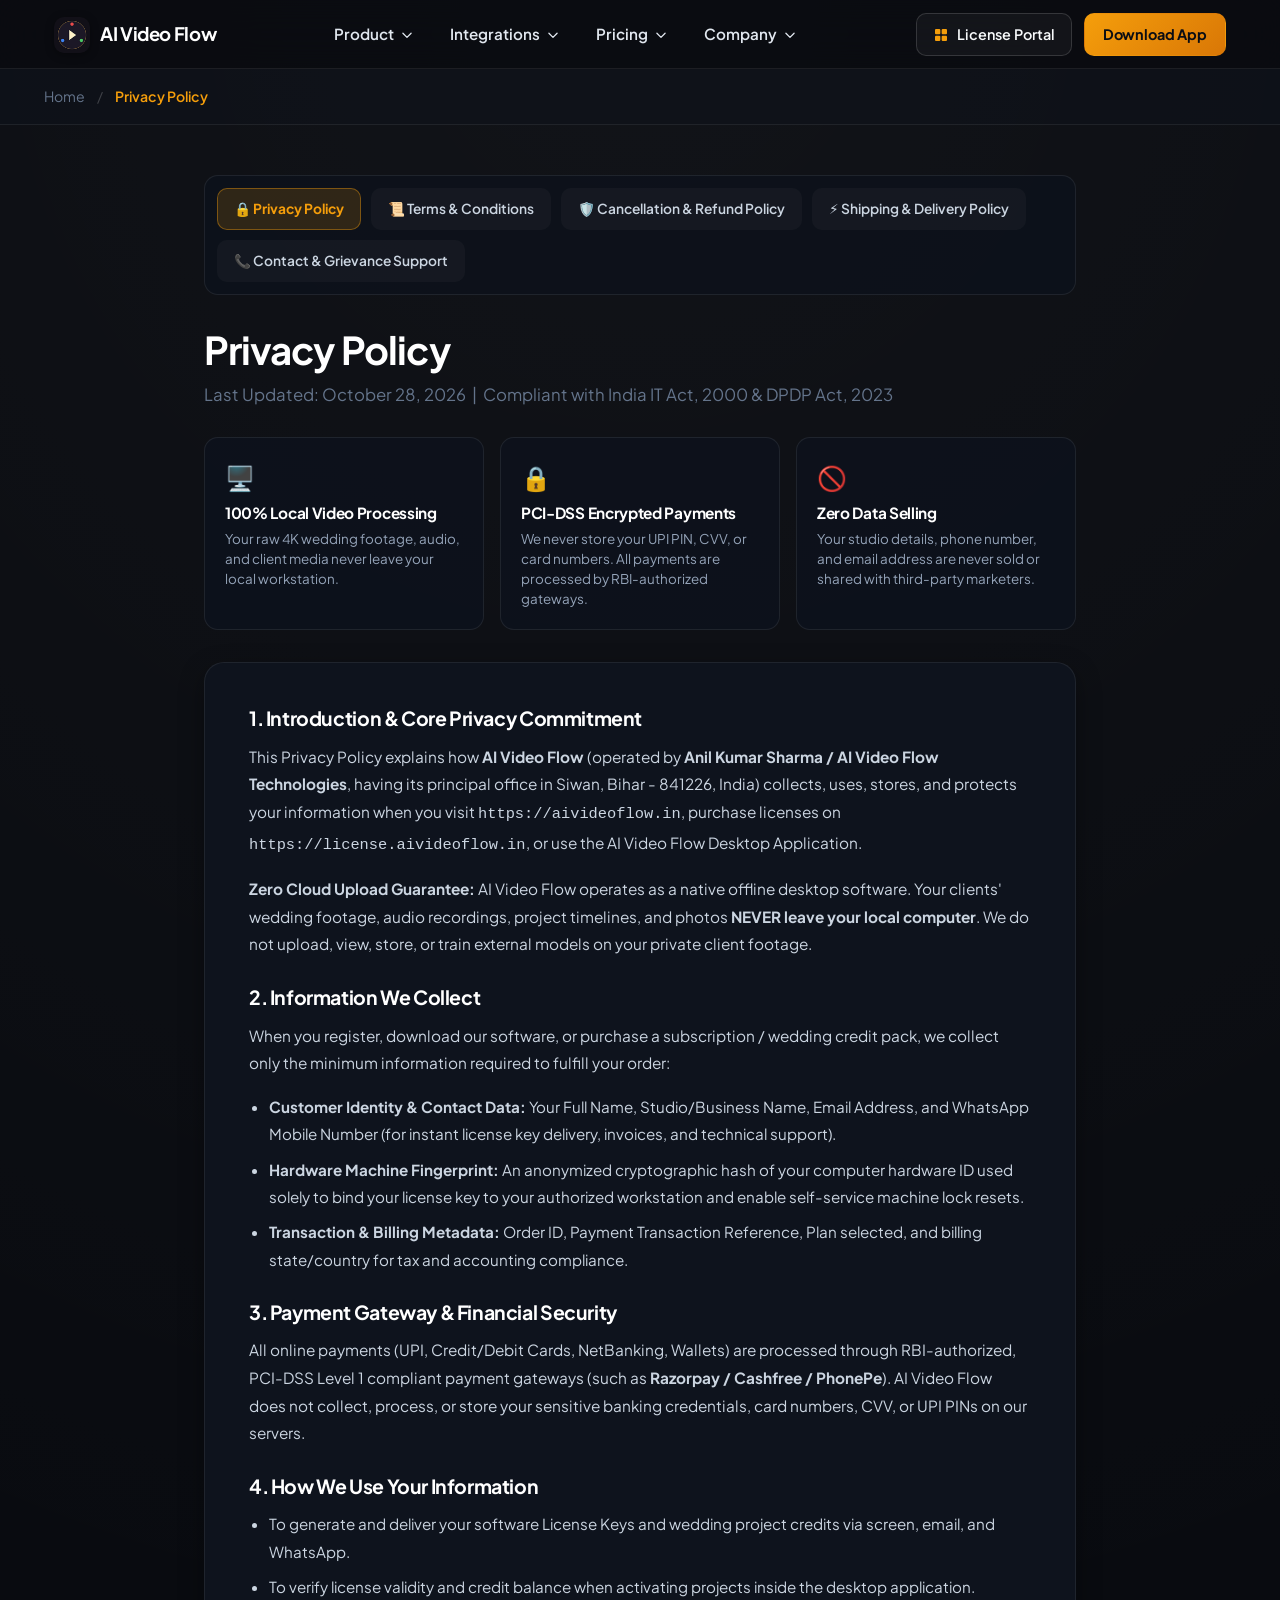
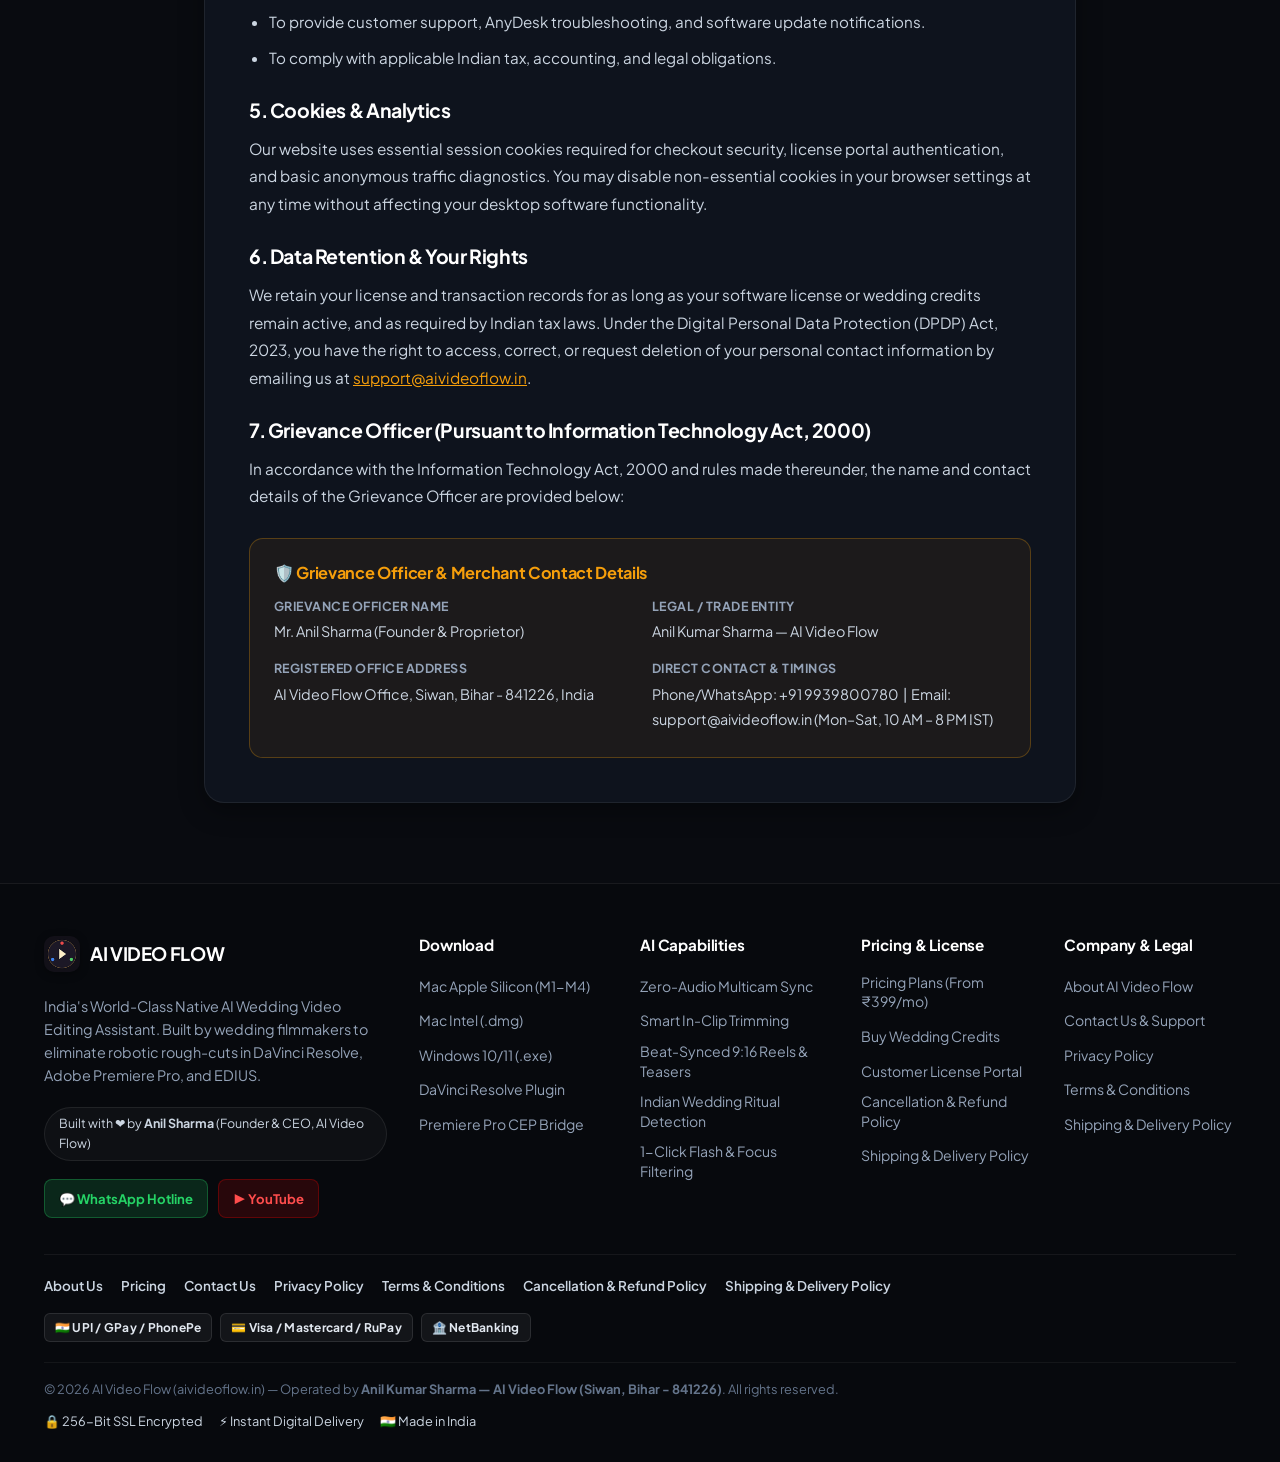
<file: privacy.html>
<!DOCTYPE html>
<html lang="en">
<head>
  <meta charset="UTF-8">
  <meta name="viewport" content="width=device-width, initial-scale=1.0">
  <title>Privacy Policy — AI Video Flow | 100% Local Security</title>
  <!-- Advanced SEO Meta Tags -->
  <meta name="description" content="AI Video Flow Privacy Policy. 100% offline local desktop processing ensures your clients' 4K raw wedding footage never leaves your workstation.">
  <meta name="keywords" content="ai video flow privacy, offline video editing security, raw footage protection, video editing desktop privacy">
  <meta name="author" content="AI Video Flow">
  <meta name="robots" content="index, follow, max-image-preview:large, max-snippet:-1, max-video-preview:-1">
  <meta name="theme-color" content="#07090e">
  <link rel="canonical" href="https://aivideoflow.in/privacy">

  <!-- OpenGraph / Facebook -->
  <meta property="og:type" content="website">
  <meta property="og:url" content="https://aivideoflow.in/privacy">
  <meta property="og:title" content="Privacy Policy — AI Video Flow | 100% Local Footage Security">
  <meta property="og:description" content="Your clients' raw wedding footage NEVER leaves your machine. 100% local and offline processing guaranteed.">
  <meta property="og:image" content="https://aivideoflow.in/assets/hero_timeline.jpg">
  <meta property="og:site_name" content="AI Video Flow">
  <meta property="og:locale" content="en_IN">

  <!-- Twitter Card -->
  <meta name="twitter:card" content="summary_large_image">
  <meta name="twitter:url" content="https://aivideoflow.in/privacy">
  <meta name="twitter:title" content="Privacy Policy — AI Video Flow">
  <meta name="twitter:description" content="Zero cloud uploads. 100% offline wedding video editing privacy commitment.">
  <meta name="twitter:image" content="https://aivideoflow.in/assets/hero_timeline.jpg">

  <!-- Favicon -->
  <link rel="icon" type="image/png" href="assets/icon.png">
  <link rel="apple-touch-icon" href="assets/icon.png">

  <!-- Fonts & Stylesheet -->
  <link rel="preconnect" href="https://fonts.googleapis.com">
  <link rel="preconnect" href="https://fonts.gstatic.com" crossorigin>
  <link href="https://fonts.googleapis.com/css2?family=JetBrains+Mono:wght@500;700&family=Plus+Jakarta+Sans:wght@400;500;600;700;800&display=swap" rel="stylesheet">
  <link rel="stylesheet" href="css/style.css?v=5.9">

  <!-- JSON-LD Structured Data: BreadcrumbList + WebPage -->
  <script type="application/ld+json">
  {
    "@context": "https://schema.org",
    "@graph": [
      {
        "@type": "BreadcrumbList",
        "itemListElement": [
          {
            "@type": "ListItem",
            "position": 1,
            "name": "Home",
            "item": "https://aivideoflow.in/"
          },
          {
            "@type": "ListItem",
            "position": 2,
            "name": "Privacy Policy",
            "item": "https://aivideoflow.in/privacy"
          }
        ]
      },
      {
        "@type": "WebPage",
        "name": "AI Video Flow Privacy Policy",
        "url": "https://aivideoflow.in/privacy",
        "description": "Privacy policy and client media protection guarantee for AI Video Flow desktop application users."
      }
    ]
  }
  </script>
    <!-- Critical Header Base Safeguard -->
  <style>
    .brand-name { white-space: nowrap !important; display: inline-flex !important; align-items: center !important; }
    .dropdown-menu, .mega-menu { display: none; }
    .has-dropdown:hover > .dropdown-menu, .has-dropdown:hover > .mega-menu { display: block; }
    .mobile-drawer-cta { display: none !important; }
    .nav-links, .dropdown-menu, .dropdown-menu li, .mega-item-list, .mega-item-list li { list-style: none !important; }
    .nav-links, .dropdown-menu li { margin: 0; padding: 0; }
  </style>
</head>
<body>
    <!-- Site Navigation -->
        <!-- Site Navigation -->
  <header class="site-header">
    <div class="container nav-wrapper">
      <a href="/" class="brand-logo">
        <img src="assets/icon.png" alt="AI Video Flow Logo" width="36" height="36">
        <span class="brand-name">AI Video Flow</span>
      </a>

      <ul class="nav-links">
        <!-- 1. Product Dropdown -->
        <li class="has-dropdown">
          <a href="/#workflows">
            Product
            <svg class="nav-chevron" viewBox="0 0 24 24"><path stroke-linecap="round" stroke-linejoin="round" d="M19 9l-7 7-7-7"/></svg>
          </a>
          <ul class="dropdown-menu">
            <li>
              <a href="/#workflows">
                <span class="dd-outline-icon">
                  <svg viewBox="0 0 24 24"><rect x="3" y="4" width="18" height="16" rx="3"/><path stroke-linecap="round" stroke-linejoin="round" d="M10 9l5 3-5 3V9z"/></svg>
                </span>
                <div class="dd-text-block">
                  <strong>AI Video Workflows</strong>
                  <span>Automated rough-cuts for Weddings, Reels, YouTube, Podcasts &amp; Tutorials.</span>
                </div>
              </a>
            </li>
            <li>
              <a href="/zero-audio-multicam-sync">
                <span class="dd-outline-icon">
                  <svg viewBox="0 0 24 24"><path stroke-linecap="round" stroke-linejoin="round" d="M13 10V3L4 14h7v7l9-11h-7z"/></svg>
                </span>
                <div class="dd-text-block">
                  <strong>Zero-Audio Multicam Sync</strong>
                  <span>Frame-accurate sync for 2–8 cameras &amp; drones without scratch audio.</span>
                </div>
              </a>
            </li>
            <li>
              <a href="/#features">
                <span class="dd-outline-icon">
                  <svg viewBox="0 0 24 24"><path stroke-linecap="round" stroke-linejoin="round" d="M9.663 17h4.673M12 3v1m6.364 1.636l-.707.707M21 12h-1M4 12H3m3.343-5.657l-.707-.707m2.828 9.9a5 5 0 117.072 0l-.548.547A3.374 3.374 0 0014 18.469V19a2 2 0 11-4 0v-.531c0-.895-.356-1.754-.988-2.386l-.548-.547z"/></svg>
                </span>
                <div class="dd-text-block">
                  <strong>Core AI Capabilities</strong>
                  <span>Smart shaky-clip trimming, Indian ritual detection &amp; music beat sync.</span>
                </div>
              </a>
            </li>
            <li>
              <a href="/#download">
                <span class="dd-outline-icon">
                  <svg viewBox="0 0 24 24"><path stroke-linecap="round" stroke-linejoin="round" d="M4 16v1a3 3 0 003 3h10a3 3 0 003-3v-1m-4-4l-4 4m0 0l-4-4m4 4V4"/></svg>
                </span>
                <div class="dd-text-block">
                  <strong>Download Desktop App</strong>
                  <span>100% offline native installer for Windows 10/11 (.exe) and macOS (.dmg).</span>
                </div>
              </a>
            </li>
          </ul>
        </li>

        <!-- 2. Integrations Dropdown -->
        <li class="has-dropdown">
          <a href="/#editors">
            Integrations
            <svg class="nav-chevron" viewBox="0 0 24 24"><path stroke-linecap="round" stroke-linejoin="round" d="M19 9l-7 7-7-7"/></svg>
          </a>
          <ul class="dropdown-menu">
            <li>
              <a href="/davinci-resolve-wedding-editing">
                <span class="dd-outline-icon">
                  <img src="assets/resolve.png" alt="DaVinci Resolve" width="24" height="24">
                </span>
                <div class="dd-text-block">
                  <strong>DaVinci Resolve</strong>
                  <span>10-Bit color &amp; native FCPXML multicam timeline interchange.</span>
                </div>
              </a>
            </li>
            <li>
              <a href="/premiere-pro-wedding-editing">
                <span class="dd-outline-icon">
                  <img src="assets/premiere.png" alt="Adobe Premiere Pro" width="24" height="24">
                </span>
                <div class="dd-text-block">
                  <strong>Adobe Premiere Pro</strong>
                  <span>Direct CEP sequence bridge for instant multi-track editing.</span>
                </div>
              </a>
            </li>
            <li>
              <a href="/edius-wedding-video-editing">
                <span class="dd-outline-icon">
                  <img src="assets/edius.png" alt="Grass Valley EDIUS" width="24" height="24">
                </span>
                <div class="dd-text-block">
                  <strong>Grass Valley EDIUS</strong>
                  <span>Frame-accurate 25fps PAL sequences engineered for Indian studios.</span>
                </div>
              </a>
            </li>
          </ul>
        </li>

        <!-- 3. Pricing Dropdown (Exact Match to Screenshot!) -->
        <li class="has-dropdown">
          <a href="/pricing">
            Pricing
            <svg class="nav-chevron" viewBox="0 0 24 24"><path stroke-linecap="round" stroke-linejoin="round" d="M19 9l-7 7-7-7"/></svg>
          </a>
          <ul class="dropdown-menu">
            <li>
              <a href="/pricing">
                <span class="dd-outline-icon">
                  <svg viewBox="0 0 24 24"><rect x="3" y="5" width="18" height="14" rx="2"/><path stroke-linecap="round" stroke-linejoin="round" d="M3 10h18M7 15h2"/></svg>
                </span>
                <div class="dd-text-block">
                  <strong>Pricing Plans</strong>
                  <span>Compare subscription options (Free, ₹399/mo, ₹2,499/yr) and choose the right plan.</span>
                </div>
              </a>
            </li>
            <li>
              <a href="/pricing">
                <span class="dd-outline-icon">
                  <svg viewBox="0 0 24 24"><ellipse cx="12" cy="6" rx="7" ry="3"/><path stroke-linecap="round" stroke-linejoin="round" d="M5 6v6c0 1.66 3.13 3 7 3s7-1.34 7-3V6"/><path stroke-linecap="round" stroke-linejoin="round" d="M5 12v6c0 1.66 3.13 3 7 3s7-1.34 7-3v-6"/></svg>
                </span>
                <div class="dd-text-block">
                  <strong>Smart AI Wedding Packs</strong>
                  <span>Per-wedding credit packs (5, 11 &amp; 30 weddings) with lifetime validity.</span>
                </div>
              </a>
            </li>
            <li>
              <a href="https://license.aivideoflow.in/index.php/buy" target="_blank">
                <span class="dd-outline-icon">
                  <svg viewBox="0 0 24 24"><path stroke-linecap="round" stroke-linejoin="round" d="M7 7h.01M7 3h5c.512 0 1.024.195 1.414.586l7 7a2 2 0 010 2.828l-7 7a2 2 0 01-2.828 0l-7-7A1.994 1.994 0 013 12V7a4 4 0 014-4z"/></svg>
                </span>
                <div class="dd-text-block">
                  <strong>Buy Instant License Key</strong>
                  <span>Pay securely via UPI, card or netbanking with instant WhatsApp delivery.</span>
                </div>
              </a>
            </li>
            <li>
              <a href="/contact">
                <span class="dd-outline-icon">
                  <svg viewBox="0 0 24 24"><circle cx="12" cy="12" r="9"/><path stroke-linecap="round" stroke-linejoin="round" d="M9 12l2 2 4-4"/></svg>
                </span>
                <div class="dd-text-block">
                  <strong>Studio &amp; Setup Assistance</strong>
                  <span>Expert assistance for multi-PC studio licensing, setup, and onboarding.</span>
                </div>
              </a>
            </li>
          </ul>
        </li>

        <!-- 4. Company Dropdown -->
        <li class="has-dropdown">
          <a href="/about">
            Company
            <svg class="nav-chevron" viewBox="0 0 24 24"><path stroke-linecap="round" stroke-linejoin="round" d="M19 9l-7 7-7-7"/></svg>
          </a>
          <ul class="dropdown-menu menu-right">
            <li>
              <a href="/about">
                <span class="dd-outline-icon">
                  <svg viewBox="0 0 24 24"><path stroke-linecap="round" stroke-linejoin="round" d="M19 21V5a2 2 0 00-2-2H7a2 2 0 00-2 2v16m14 0h2m-2 0h-5m-9 0H3m2 0h5M9 7h1m-1 4h1m4-4h1m-1 4h1m-5 10v-5a1 1 0 011-1h2a1 1 0 011 1v5m-4 0h4"/></svg>
                </span>
                <div class="dd-text-block">
                  <strong>About Us</strong>
                  <span>Meet Founder &amp; CEO Anil Kumar Sharma and our AI product architecture.</span>
                </div>
              </a>
            </li>
            <li>
              <a href="/contact">
                <span class="dd-outline-icon">
                  <svg viewBox="0 0 24 24"><path stroke-linecap="round" stroke-linejoin="round" d="M3 8l7.89 5.26a2 2 0 002.22 0L21 8M5 19h14a2 2 0 002-2V7a2 2 0 00-2-2H5a2 2 0 00-2 2v10a2 2 0 002 2z"/></svg>
                </span>
                <div class="dd-text-block">
                  <strong>Contact &amp; Support</strong>
                  <span>Direct technical support via WhatsApp hotline, phone call, or email.</span>
                </div>
              </a>
            </li>
            <li>
              <a href="/privacy">
                <span class="dd-outline-icon">
                  <svg viewBox="0 0 24 24"><path stroke-linecap="round" stroke-linejoin="round" d="M9 12l2 2 4-4m5.618-4.016A11.955 11.955 0 0112 2.944a11.955 11.955 0 01-8.618 3.04A12.02 12.02 0 003 9c0 5.591 3.824 10.29 9 11.622 5.176-1.332 9-6.03 9-11.622 0-1.042-.133-2.052-.382-3.016z"/></svg>
                </span>
                <div class="dd-text-block">
                  <strong>Privacy &amp; Data Security</strong>
                  <span>100% local offline processing — your raw footage never leaves your PC.</span>
                </div>
              </a>
            </li>
            <li>
              <a href="/refund">
                <span class="dd-outline-icon">
                  <svg viewBox="0 0 24 24"><path stroke-linecap="round" stroke-linejoin="round" d="M9 12h6m-6 4h6m2 5H7a2 2 0 01-2-2V5a2 2 0 012-2h5.586a1 1 0 01.707.293l5.414 5.414a1 1 0 01.293.707V19a2 2 0 01-2 2z"/></svg>
                </span>
                <div class="dd-text-block">
                  <strong>Terms, Refund &amp; Delivery</strong>
                  <span>7-day money-back guarantee and instant electronic license delivery.</span>
                </div>
              </a>
            </li>
          </ul>
        </li>

        <!-- Mobile Drawer CTA -->
        <li class="mobile-drawer-cta">
          <a href="https://license.aivideoflow.in/index.php/admin" target="_blank" class="btn btn-secondary">License Dashboard</a>
          <a href="/#download" class="btn btn-primary">Download App</a>
        </li>
      </ul>

      <div class="nav-actions">
        <a href="https://license.aivideoflow.in/index.php/admin" target="_blank" class="nav-dashboard-btn">
          <svg fill="currentColor" viewBox="0 0 24 24"><rect x="3" y="3" width="8" height="8" rx="1.5"/><rect x="13" y="3" width="8" height="8" rx="1.5"/><rect x="3" y="13" width="8" height="8" rx="1.5"/><rect x="13" y="13" width="8" height="8" rx="1.5"/></svg>
          License Portal
        </a>
        <a href="/#download" class="btn btn-primary">Download App</a>
        <button class="mobile-toggle" aria-label="Toggle Navigation">☰</button>
      </div>
    </div>
  </header>

  <nav class="breadcrumbs-bar" aria-label="Breadcrumb">
    <div class="container">
      <a href="/">Home</a>
      <span class="separator">/</span>
      <span class="current">Privacy Policy</span>
    </div>
  </nav>

  <main class="container" style="padding:50px 24px 80px;max-width:920px;">
    <!-- Quick Legal & Compliance Switcher -->
    <div class="legal-nav-pills" aria-label="Legal Policy Navigation">
      <a href="/privacy" class="active">🔒 Privacy Policy</a>
      <a href="/terms">📜 Terms &amp; Conditions</a>
      <a href="/refund">🛡️ Cancellation &amp; Refund Policy</a>
      <a href="/shipping">⚡ Shipping &amp; Delivery Policy</a>
      <a href="/contact">📞 Contact &amp; Grievance Support</a>
    </div>

    <h1 style="font-size:2.4rem;margin-bottom:10px;">Privacy Policy</h1>
    <p style="color:var(--text-muted);margin-bottom:28px;">Last Updated: October 28, 2026 &nbsp;|&nbsp; Compliant with India IT Act, 2000 &amp; DPDP Act, 2023</p>

    <div class="legal-highlights-grid">
      <div class="legal-highlight-box">
        <span class="lh-icon">🖥️</span>
        <h4>100% Local Video Processing</h4>
        <p>Your raw 4K wedding footage, audio, and client media never leave your local workstation.</p>
      </div>
      <div class="legal-highlight-box">
        <span class="lh-icon">🔒</span>
        <h4>PCI-DSS Encrypted Payments</h4>
        <p>We never store your UPI PIN, CVV, or card numbers. All payments are processed by RBI-authorized gateways.</p>
      </div>
      <div class="legal-highlight-box">
        <span class="lh-icon">🚫</span>
        <h4>Zero Data Selling</h4>
        <p>Your studio details, phone number, and email address are never sold or shared with third-party marketers.</p>
      </div>
    </div>

    <div class="legal-content-card">
      <h3>1. Introduction &amp; Core Privacy Commitment</h3>
      <p>
        This Privacy Policy explains how <strong>AI Video Flow</strong> (operated by <strong>Anil Kumar Sharma / AI Video Flow Technologies</strong>, having its principal office in Siwan, Bihar - 841226, India) collects, uses, stores, and protects your information when you visit <code>https://aivideoflow.in</code>, purchase licenses on <code>https://license.aivideoflow.in</code>, or use the AI Video Flow Desktop Application.
      </p>
      <p>
        <strong>Zero Cloud Upload Guarantee:</strong> AI Video Flow operates as a native offline desktop software. Your clients' wedding footage, audio recordings, project timelines, and photos <strong>NEVER leave your local computer</strong>. We do not upload, view, store, or train external models on your private client footage.
      </p>

      <h3>2. Information We Collect</h3>
      <p>When you register, download our software, or purchase a subscription / wedding credit pack, we collect only the minimum information required to fulfill your order:</p>
      <ul>
        <li><strong>Customer Identity &amp; Contact Data:</strong> Your Full Name, Studio/Business Name, Email Address, and WhatsApp Mobile Number (for instant license key delivery, invoices, and technical support).</li>
        <li><strong>Hardware Machine Fingerprint:</strong> An anonymized cryptographic hash of your computer hardware ID used solely to bind your license key to your authorized workstation and enable self-service machine lock resets.</li>
        <li><strong>Transaction &amp; Billing Metadata:</strong> Order ID, Payment Transaction Reference, Plan selected, and billing state/country for tax and accounting compliance.</li>
      </ul>

      <h3>3. Payment Gateway &amp; Financial Security</h3>
      <p>
        All online payments (UPI, Credit/Debit Cards, NetBanking, Wallets) are processed through RBI-authorized, PCI-DSS Level 1 compliant payment gateways (such as <strong>Razorpay / Cashfree / PhonePe</strong>). AI Video Flow does not collect, process, or store your sensitive banking credentials, card numbers, CVV, or UPI PINs on our servers.
      </p>

      <h3>4. How We Use Your Information</h3>
      <ul>
        <li>To generate and deliver your software License Keys and wedding project credits via screen, email, and WhatsApp.</li>
        <li>To verify license validity and credit balance when activating projects inside the desktop application.</li>
        <li>To provide customer support, AnyDesk troubleshooting, and software update notifications.</li>
        <li>To comply with applicable Indian tax, accounting, and legal obligations.</li>
      </ul>

      <h3>5. Cookies &amp; Analytics</h3>
      <p>
        Our website uses essential session cookies required for checkout security, license portal authentication, and basic anonymous traffic diagnostics. You may disable non-essential cookies in your browser settings at any time without affecting your desktop software functionality.
      </p>

      <h3>6. Data Retention &amp; Your Rights</h3>
      <p>
        We retain your license and transaction records for as long as your software license or wedding credits remain active, and as required by Indian tax laws. Under the Digital Personal Data Protection (DPDP) Act, 2023, you have the right to access, correct, or request deletion of your personal contact information by emailing us at <a href="mailto:support@aivideoflow.in" style="color:var(--accent-gold);">support@aivideoflow.in</a>.
      </p>

      <h3>7. Grievance Officer (Pursuant to Information Technology Act, 2000)</h3>
      <p>
        In accordance with the Information Technology Act, 2000 and rules made thereunder, the name and contact details of the Grievance Officer are provided below:
      </p>

      <div class="merchant-info-box">
        <h4>🛡️ Grievance Officer &amp; Merchant Contact Details</h4>
        <div class="merchant-info-grid">
          <div>
            <strong>Grievance Officer Name</strong>
            Mr. Anil Sharma (Founder &amp; Proprietor)
          </div>
          <div>
            <strong>Legal / Trade Entity</strong>
            Anil Kumar Sharma — AI Video Flow
          </div>
          <div>
            <strong>Registered Office Address</strong>
            AI Video Flow Office, Siwan, Bihar - 841226, India
          </div>
          <div>
            <strong>Direct Contact &amp; Timings</strong>
            Phone/WhatsApp: +91 9939800780 &nbsp;|&nbsp; Email: support@aivideoflow.in (Mon–Sat, 10 AM – 8 PM IST)
          </div>
        </div>
      </div>
    </div>
  </main>

  <!-- Site Footer with Trust Bar and 5-Column Navigation -->
  <footer class="site-footer">
    <div class="container">

      <!-- Trust Bar -->
      <div class="footer-trust-bar">
        <div class="trust-item">
          <div class="trust-icon">🇮🇳</div>
          <div class="trust-text">
            <strong>Engineered for Indian Weddings</strong>
            <span>Barat, Jaymala, Pheras &amp; Vidai optimized</span>
          </div>
        </div>
        <div class="trust-item">
          <div class="trust-icon">⚡</div>
          <div class="trust-text">
            <strong>Offline Local Engine</strong>
            <span>Raw 4K footage never leaves your workstation</span>
          </div>
        </div>
        <div class="trust-item">
          <div class="trust-icon">🎬</div>
          <div class="trust-text">
            <strong>Native NLE Integrations</strong>
            <span>DaVinci Resolve, Premiere Pro &amp; EDIUS</span>
          </div>
        </div>
        <div class="trust-item">
          <div class="trust-icon">🎓</div>
          <div class="trust-text">
            <strong>10,000+ Projects Processed</strong>
            <span>Trusted by Wedding & Commercial Studios</span>
          </div>
        </div>
      </div>

      <!-- Main Footer Columns -->
      <div class="footer-grid">
        <div class="footer-brand">
          <a href="/" class="brand-logo">
            <img src="assets/icon.png" alt="AI Video Flow Logo" width="36" height="36">
            <div class="brand-name">AI VIDEO FLOW</div>
          </a>
          <p>
            India's World-Class Native AI Wedding Video Editing Assistant. Built by wedding filmmakers to eliminate robotic rough-cuts in DaVinci Resolve, Adobe Premiere Pro, and EDIUS.
          </p>
          <div class="footer-creator-pill">
            <span>Built with ❤️ by <strong>Anil Sharma</strong> (Founder & CEO, AI Video Flow)</span>
          </div>
          <div class="footer-social-row">
            <a href="https://wa.me/919939800780" target="_blank" class="footer-social-btn whatsapp">💬 WhatsApp Hotline</a>
            <a href="https://www.youtube.com/@QuickartPhotographyAcademy/videos" target="_blank" class="footer-social-btn youtube">▶ YouTube</a>
          </div>
        </div>

        <div class="footer-col">
          <h4>Download</h4>
          <ul class="footer-links">
            <li><a href="https://license.aivideoflow.in/download/mac-arm64" data-download="mac-arm64">Mac Apple Silicon (M1-M4)</a></li>
            <li><a href="https://license.aivideoflow.in/download/mac-x86_64" data-download="mac-x86_64">Mac Intel (.dmg)</a></li>
            <li><a href="https://license.aivideoflow.in/download/windows" data-download="windows">Windows 10/11 (.exe)</a></li>
            <li><a href="/davinci-resolve-wedding-editing">DaVinci Resolve Plugin</a></li>
            <li><a href="/premiere-pro-wedding-editing">Premiere Pro CEP Bridge</a></li>
          </ul>
        </div>

        <div class="footer-col">
          <h4>AI Capabilities</h4>
          <ul class="footer-links">
            <li><a href="/zero-audio-multicam-sync">Zero-Audio Multicam Sync</a></li>
            <li><a href="/#features">Smart In-Clip Trimming</a></li>
            <li><a href="/#features">Beat-Synced 9:16 Reels &amp; Teasers</a></li>
            <li><a href="/#features">Indian Wedding Ritual Detection</a></li>
            <li><a href="/#features">1-Click Flash &amp; Focus Filtering</a></li>
          </ul>
        </div>

        <div class="footer-col">
          <h4>Pricing &amp; License</h4>
          <ul class="footer-links">
            <li><a href="/pricing">Pricing Plans (From ₹399/mo)</a></li>
            <li><a href="https://license.aivideoflow.in/index.php/buy" target="_blank">Buy Wedding Credits</a></li>
            <li><a href="https://license.aivideoflow.in/index.php/admin" target="_blank">Customer License Portal</a></li>
            <li><a href="/refund">Cancellation &amp; Refund Policy</a></li>
            <li><a href="/shipping">Shipping &amp; Delivery Policy</a></li>
          </ul>
        </div>

        <div class="footer-col">
          <h4>Company &amp; Legal</h4>
          <ul class="footer-links">
            <li><a href="/about">About AI Video Flow</a></li>
            <li><a href="/contact">Contact Us &amp; Support</a></li>
            <li><a href="/privacy">Privacy Policy</a></li>
            <li><a href="/terms">Terms &amp; Conditions</a></li>
            <li><a href="/shipping">Shipping &amp; Delivery Policy</a></li>
          </ul>
        </div>
      </div>

      <!-- Payment Gateway Mandatory Compliance & Policy Bar -->
      <div class="footer-legal-strip">
        <div class="footer-policy-pills">
          <a href="/about">About Us</a>
          <a href="/pricing">Pricing</a>
          <a href="/contact">Contact Us</a>
          <a href="/privacy">Privacy Policy</a>
          <a href="/terms">Terms &amp; Conditions</a>
          <a href="/refund">Cancellation &amp; Refund Policy</a>
          <a href="/shipping">Shipping &amp; Delivery Policy</a>
        </div>
        <div class="footer-payment-methods">
          <span class="pay-badge">🇮🇳 UPI / GPay / PhonePe</span>
          <span class="pay-badge">💳 Visa / Mastercard / RuPay</span>
          <span class="pay-badge">🏦 NetBanking</span>
        </div>
      </div>

      <div class="footer-bottom">
        <div>
          © 2026 AI Video Flow (aivideoflow.in) — Operated by <strong>Anil Kumar Sharma — AI Video Flow (Siwan, Bihar - 841226)</strong>. All rights reserved.
        </div>
        <div class="footer-security-badges">
          <span>🔒 256-Bit SSL Encrypted</span>
          <span>⚡ Instant Digital Delivery</span>
          <span>🇮🇳 Made in India</span>
        </div>
      </div>

    </div>
  </footer>

  <script src="js/main.js?v=6.0"></script>
</body>
</html>
</file>
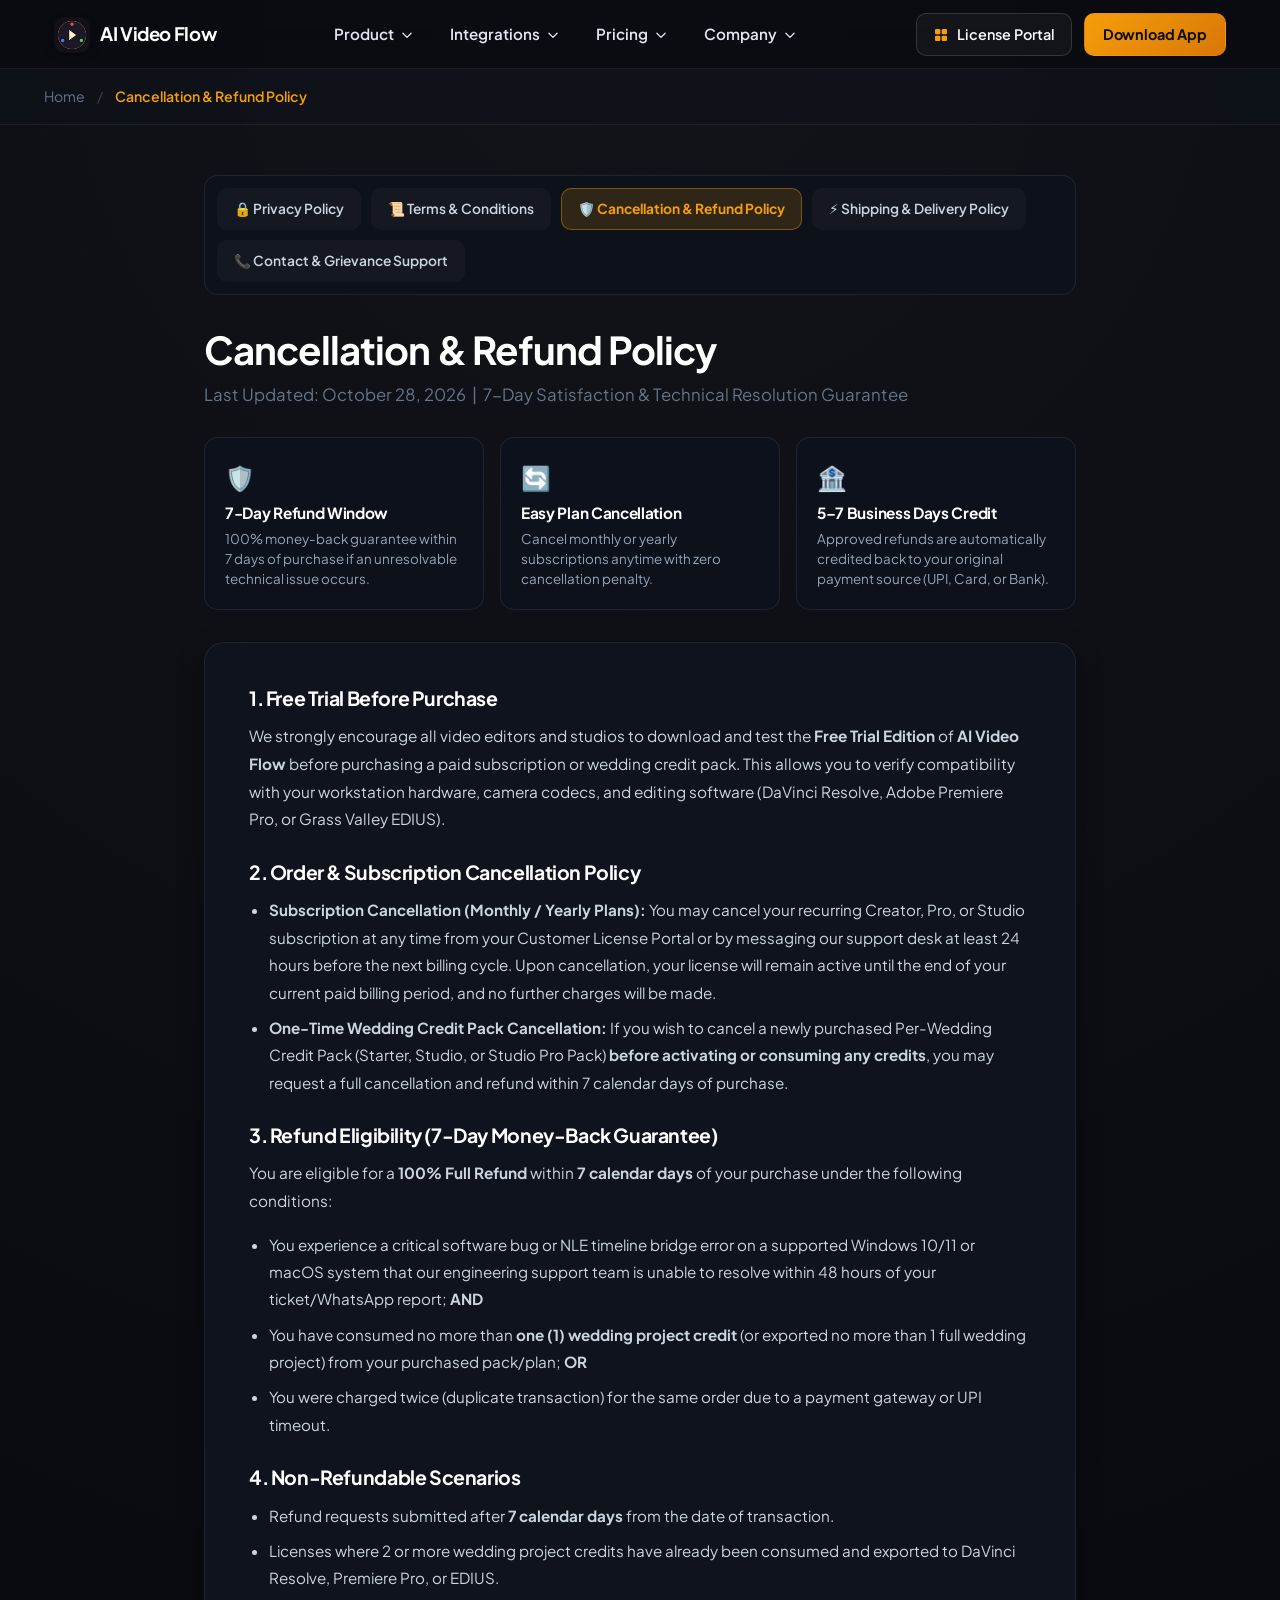
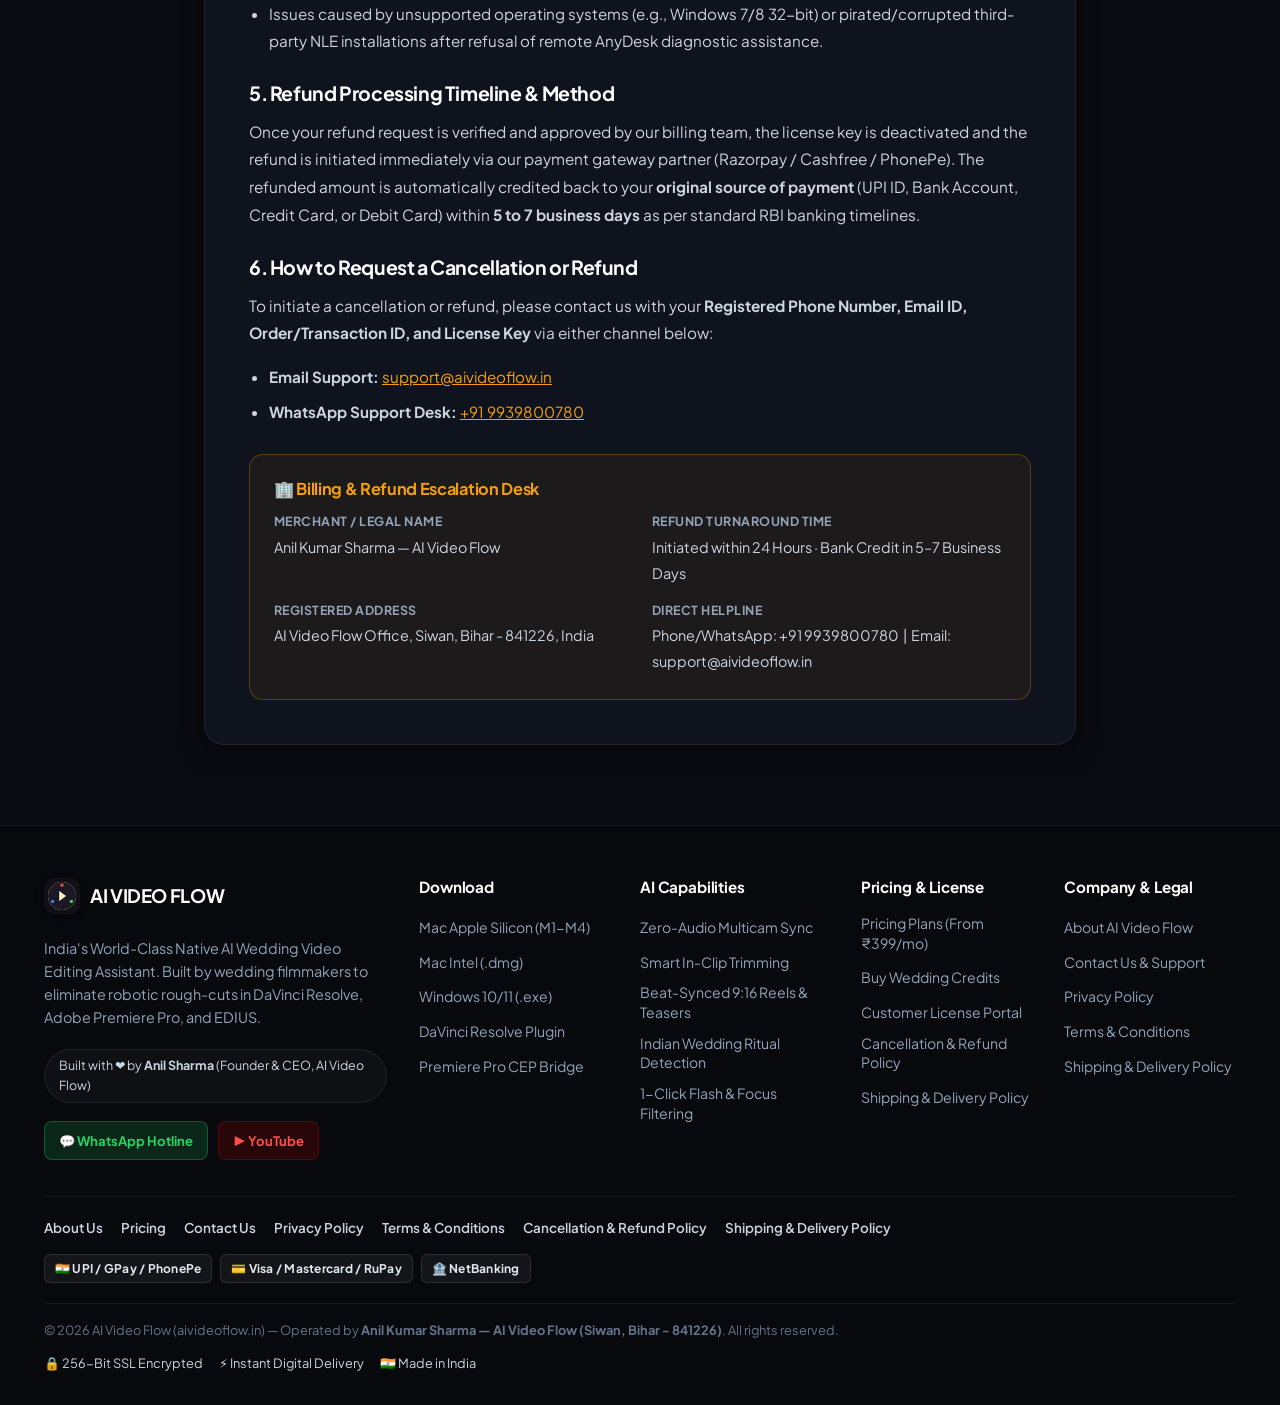
<file: refund.html>
<!DOCTYPE html>
<html lang="en">
<head>
  <meta charset="UTF-8">
  <meta name="viewport" content="width=device-width, initial-scale=1.0">
  <title>Cancellation & Refund Policy — AI Video Flow Guarantee</title>
  <!-- Advanced SEO Meta Tags -->
  <meta name="description" content="AI Video Flow Cancellation & Refund Policy. 7-day technical money-back guarantee, Razorpay refund timelines, and transparent eligibility terms.">
  <meta name="keywords" content="ai video flow refund, ai video flow cancellation policy, video editing software money back guarantee, refund policy aivideoflow">
  <meta name="author" content="AI Video Flow">
  <meta name="robots" content="index, follow, max-image-preview:large, max-snippet:-1, max-video-preview:-1">
  <meta name="theme-color" content="#07090e">
  <link rel="canonical" href="https://aivideoflow.in/refund">

  <!-- OpenGraph / Facebook -->
  <meta property="og:type" content="website">
  <meta property="og:url" content="https://aivideoflow.in/refund">
  <meta property="og:title" content="Cancellation &amp; Refund Policy — AI Video Flow | 7-Day Guarantee">
  <meta property="og:description" content="100% money-back guarantee for technical incompatibility within 7 days. Transparent and fair policy for editors.">
  <meta property="og:image" content="https://aivideoflow.in/assets/hero_timeline.jpg">
  <meta property="og:site_name" content="AI Video Flow">
  <meta property="og:locale" content="en_IN">

  <!-- Twitter Card -->
  <meta name="twitter:card" content="summary_large_image">
  <meta name="twitter:url" content="https://aivideoflow.in/refund">
  <meta name="twitter:title" content="Cancellation &amp; Refund Policy — AI Video Flow">
  <meta name="twitter:description" content="AI Video Flow 7-day technical guarantee &amp; refund guidelines.">
  <meta name="twitter:image" content="https://aivideoflow.in/assets/hero_timeline.jpg">

  <!-- Favicon -->
  <link rel="icon" type="image/png" href="assets/icon.png">
  <link rel="apple-touch-icon" href="assets/icon.png">

  <!-- Fonts & Stylesheet -->
  <link rel="preconnect" href="https://fonts.googleapis.com">
  <link rel="preconnect" href="https://fonts.gstatic.com" crossorigin>
  <link href="https://fonts.googleapis.com/css2?family=JetBrains+Mono:wght@500;700&family=Plus+Jakarta+Sans:wght@400;500;600;700;800&display=swap" rel="stylesheet">
  <link rel="stylesheet" href="css/style.css?v=5.9">

  <!-- JSON-LD Structured Data: BreadcrumbList + WebPage -->
  <script type="application/ld+json">
  {
    "@context": "https://schema.org",
    "@graph": [
      {
        "@type": "BreadcrumbList",
        "itemListElement": [
          {
            "@type": "ListItem",
            "position": 1,
            "name": "Home",
            "item": "https://aivideoflow.in/"
          },
          {
            "@type": "ListItem",
            "position": 2,
            "name": "Refund Policy",
            "item": "https://aivideoflow.in/refund"
          }
        ]
      },
      {
        "@type": "WebPage",
        "name": "AI Video Flow Cancellation & Refund Policy",
        "url": "https://aivideoflow.in/refund",
        "description": "Terms, conditions, and requirements governing refunds and cancellations for AI Video Flow software licenses."
      }
    ]
  }
  </script>
    <!-- Critical Header Base Safeguard -->
  <style>
    .brand-name { white-space: nowrap !important; display: inline-flex !important; align-items: center !important; }
    .dropdown-menu, .mega-menu { display: none; }
    .has-dropdown:hover > .dropdown-menu, .has-dropdown:hover > .mega-menu { display: block; }
    .mobile-drawer-cta { display: none !important; }
    .nav-links, .dropdown-menu, .dropdown-menu li, .mega-item-list, .mega-item-list li { list-style: none !important; }
    .nav-links, .dropdown-menu li { margin: 0; padding: 0; }
  </style>
</head>
<body>
    <!-- Site Navigation -->
        <!-- Site Navigation -->
  <header class="site-header">
    <div class="container nav-wrapper">
      <a href="/" class="brand-logo">
        <img src="assets/icon.png" alt="AI Video Flow Logo" width="36" height="36">
        <span class="brand-name">AI Video Flow</span>
      </a>

      <ul class="nav-links">
        <!-- 1. Product Dropdown -->
        <li class="has-dropdown">
          <a href="/#workflows">
            Product
            <svg class="nav-chevron" viewBox="0 0 24 24"><path stroke-linecap="round" stroke-linejoin="round" d="M19 9l-7 7-7-7"/></svg>
          </a>
          <ul class="dropdown-menu">
            <li>
              <a href="/#workflows">
                <span class="dd-outline-icon">
                  <svg viewBox="0 0 24 24"><rect x="3" y="4" width="18" height="16" rx="3"/><path stroke-linecap="round" stroke-linejoin="round" d="M10 9l5 3-5 3V9z"/></svg>
                </span>
                <div class="dd-text-block">
                  <strong>AI Video Workflows</strong>
                  <span>Automated rough-cuts for Weddings, Reels, YouTube, Podcasts &amp; Tutorials.</span>
                </div>
              </a>
            </li>
            <li>
              <a href="/zero-audio-multicam-sync">
                <span class="dd-outline-icon">
                  <svg viewBox="0 0 24 24"><path stroke-linecap="round" stroke-linejoin="round" d="M13 10V3L4 14h7v7l9-11h-7z"/></svg>
                </span>
                <div class="dd-text-block">
                  <strong>Zero-Audio Multicam Sync</strong>
                  <span>Frame-accurate sync for 2–8 cameras &amp; drones without scratch audio.</span>
                </div>
              </a>
            </li>
            <li>
              <a href="/#features">
                <span class="dd-outline-icon">
                  <svg viewBox="0 0 24 24"><path stroke-linecap="round" stroke-linejoin="round" d="M9.663 17h4.673M12 3v1m6.364 1.636l-.707.707M21 12h-1M4 12H3m3.343-5.657l-.707-.707m2.828 9.9a5 5 0 117.072 0l-.548.547A3.374 3.374 0 0014 18.469V19a2 2 0 11-4 0v-.531c0-.895-.356-1.754-.988-2.386l-.548-.547z"/></svg>
                </span>
                <div class="dd-text-block">
                  <strong>Core AI Capabilities</strong>
                  <span>Smart shaky-clip trimming, Indian ritual detection &amp; music beat sync.</span>
                </div>
              </a>
            </li>
            <li>
              <a href="/#download">
                <span class="dd-outline-icon">
                  <svg viewBox="0 0 24 24"><path stroke-linecap="round" stroke-linejoin="round" d="M4 16v1a3 3 0 003 3h10a3 3 0 003-3v-1m-4-4l-4 4m0 0l-4-4m4 4V4"/></svg>
                </span>
                <div class="dd-text-block">
                  <strong>Download Desktop App</strong>
                  <span>100% offline native installer for Windows 10/11 (.exe) and macOS (.dmg).</span>
                </div>
              </a>
            </li>
          </ul>
        </li>

        <!-- 2. Integrations Dropdown -->
        <li class="has-dropdown">
          <a href="/#editors">
            Integrations
            <svg class="nav-chevron" viewBox="0 0 24 24"><path stroke-linecap="round" stroke-linejoin="round" d="M19 9l-7 7-7-7"/></svg>
          </a>
          <ul class="dropdown-menu">
            <li>
              <a href="/davinci-resolve-wedding-editing">
                <span class="dd-outline-icon">
                  <img src="assets/resolve.png" alt="DaVinci Resolve" width="24" height="24">
                </span>
                <div class="dd-text-block">
                  <strong>DaVinci Resolve</strong>
                  <span>10-Bit color &amp; native FCPXML multicam timeline interchange.</span>
                </div>
              </a>
            </li>
            <li>
              <a href="/premiere-pro-wedding-editing">
                <span class="dd-outline-icon">
                  <img src="assets/premiere.png" alt="Adobe Premiere Pro" width="24" height="24">
                </span>
                <div class="dd-text-block">
                  <strong>Adobe Premiere Pro</strong>
                  <span>Direct CEP sequence bridge for instant multi-track editing.</span>
                </div>
              </a>
            </li>
            <li>
              <a href="/edius-wedding-video-editing">
                <span class="dd-outline-icon">
                  <img src="assets/edius.png" alt="Grass Valley EDIUS" width="24" height="24">
                </span>
                <div class="dd-text-block">
                  <strong>Grass Valley EDIUS</strong>
                  <span>Frame-accurate 25fps PAL sequences engineered for Indian studios.</span>
                </div>
              </a>
            </li>
          </ul>
        </li>

        <!-- 3. Pricing Dropdown (Exact Match to Screenshot!) -->
        <li class="has-dropdown">
          <a href="/pricing">
            Pricing
            <svg class="nav-chevron" viewBox="0 0 24 24"><path stroke-linecap="round" stroke-linejoin="round" d="M19 9l-7 7-7-7"/></svg>
          </a>
          <ul class="dropdown-menu">
            <li>
              <a href="/pricing">
                <span class="dd-outline-icon">
                  <svg viewBox="0 0 24 24"><rect x="3" y="5" width="18" height="14" rx="2"/><path stroke-linecap="round" stroke-linejoin="round" d="M3 10h18M7 15h2"/></svg>
                </span>
                <div class="dd-text-block">
                  <strong>Pricing Plans</strong>
                  <span>Compare subscription options (Free, ₹399/mo, ₹2,499/yr) and choose the right plan.</span>
                </div>
              </a>
            </li>
            <li>
              <a href="/pricing">
                <span class="dd-outline-icon">
                  <svg viewBox="0 0 24 24"><ellipse cx="12" cy="6" rx="7" ry="3"/><path stroke-linecap="round" stroke-linejoin="round" d="M5 6v6c0 1.66 3.13 3 7 3s7-1.34 7-3V6"/><path stroke-linecap="round" stroke-linejoin="round" d="M5 12v6c0 1.66 3.13 3 7 3s7-1.34 7-3v-6"/></svg>
                </span>
                <div class="dd-text-block">
                  <strong>Smart AI Wedding Packs</strong>
                  <span>Per-wedding credit packs (5, 11 &amp; 30 weddings) with lifetime validity.</span>
                </div>
              </a>
            </li>
            <li>
              <a href="https://license.aivideoflow.in/index.php/buy" target="_blank">
                <span class="dd-outline-icon">
                  <svg viewBox="0 0 24 24"><path stroke-linecap="round" stroke-linejoin="round" d="M7 7h.01M7 3h5c.512 0 1.024.195 1.414.586l7 7a2 2 0 010 2.828l-7 7a2 2 0 01-2.828 0l-7-7A1.994 1.994 0 013 12V7a4 4 0 014-4z"/></svg>
                </span>
                <div class="dd-text-block">
                  <strong>Buy Instant License Key</strong>
                  <span>Pay securely via UPI, card or netbanking with instant WhatsApp delivery.</span>
                </div>
              </a>
            </li>
            <li>
              <a href="/contact">
                <span class="dd-outline-icon">
                  <svg viewBox="0 0 24 24"><circle cx="12" cy="12" r="9"/><path stroke-linecap="round" stroke-linejoin="round" d="M9 12l2 2 4-4"/></svg>
                </span>
                <div class="dd-text-block">
                  <strong>Studio &amp; Setup Assistance</strong>
                  <span>Expert assistance for multi-PC studio licensing, setup, and onboarding.</span>
                </div>
              </a>
            </li>
          </ul>
        </li>

        <!-- 4. Company Dropdown -->
        <li class="has-dropdown">
          <a href="/about">
            Company
            <svg class="nav-chevron" viewBox="0 0 24 24"><path stroke-linecap="round" stroke-linejoin="round" d="M19 9l-7 7-7-7"/></svg>
          </a>
          <ul class="dropdown-menu menu-right">
            <li>
              <a href="/about">
                <span class="dd-outline-icon">
                  <svg viewBox="0 0 24 24"><path stroke-linecap="round" stroke-linejoin="round" d="M19 21V5a2 2 0 00-2-2H7a2 2 0 00-2 2v16m14 0h2m-2 0h-5m-9 0H3m2 0h5M9 7h1m-1 4h1m4-4h1m-1 4h1m-5 10v-5a1 1 0 011-1h2a1 1 0 011 1v5m-4 0h4"/></svg>
                </span>
                <div class="dd-text-block">
                  <strong>About Us</strong>
                  <span>Meet Founder &amp; CEO Anil Kumar Sharma and our AI product architecture.</span>
                </div>
              </a>
            </li>
            <li>
              <a href="/contact">
                <span class="dd-outline-icon">
                  <svg viewBox="0 0 24 24"><path stroke-linecap="round" stroke-linejoin="round" d="M3 8l7.89 5.26a2 2 0 002.22 0L21 8M5 19h14a2 2 0 002-2V7a2 2 0 00-2-2H5a2 2 0 00-2 2v10a2 2 0 002 2z"/></svg>
                </span>
                <div class="dd-text-block">
                  <strong>Contact &amp; Support</strong>
                  <span>Direct technical support via WhatsApp hotline, phone call, or email.</span>
                </div>
              </a>
            </li>
            <li>
              <a href="/privacy">
                <span class="dd-outline-icon">
                  <svg viewBox="0 0 24 24"><path stroke-linecap="round" stroke-linejoin="round" d="M9 12l2 2 4-4m5.618-4.016A11.955 11.955 0 0112 2.944a11.955 11.955 0 01-8.618 3.04A12.02 12.02 0 003 9c0 5.591 3.824 10.29 9 11.622 5.176-1.332 9-6.03 9-11.622 0-1.042-.133-2.052-.382-3.016z"/></svg>
                </span>
                <div class="dd-text-block">
                  <strong>Privacy &amp; Data Security</strong>
                  <span>100% local offline processing — your raw footage never leaves your PC.</span>
                </div>
              </a>
            </li>
            <li>
              <a href="/refund">
                <span class="dd-outline-icon">
                  <svg viewBox="0 0 24 24"><path stroke-linecap="round" stroke-linejoin="round" d="M9 12h6m-6 4h6m2 5H7a2 2 0 01-2-2V5a2 2 0 012-2h5.586a1 1 0 01.707.293l5.414 5.414a1 1 0 01.293.707V19a2 2 0 01-2 2z"/></svg>
                </span>
                <div class="dd-text-block">
                  <strong>Terms, Refund &amp; Delivery</strong>
                  <span>7-day money-back guarantee and instant electronic license delivery.</span>
                </div>
              </a>
            </li>
          </ul>
        </li>

        <!-- Mobile Drawer CTA -->
        <li class="mobile-drawer-cta">
          <a href="https://license.aivideoflow.in/index.php/admin" target="_blank" class="btn btn-secondary">License Dashboard</a>
          <a href="/#download" class="btn btn-primary">Download App</a>
        </li>
      </ul>

      <div class="nav-actions">
        <a href="https://license.aivideoflow.in/index.php/admin" target="_blank" class="nav-dashboard-btn">
          <svg fill="currentColor" viewBox="0 0 24 24"><rect x="3" y="3" width="8" height="8" rx="1.5"/><rect x="13" y="3" width="8" height="8" rx="1.5"/><rect x="3" y="13" width="8" height="8" rx="1.5"/><rect x="13" y="13" width="8" height="8" rx="1.5"/></svg>
          License Portal
        </a>
        <a href="/#download" class="btn btn-primary">Download App</a>
        <button class="mobile-toggle" aria-label="Toggle Navigation">☰</button>
      </div>
    </div>
  </header>

  <nav class="breadcrumbs-bar" aria-label="Breadcrumb">
    <div class="container">
      <a href="/">Home</a>
      <span class="separator">/</span>
      <span class="current">Cancellation &amp; Refund Policy</span>
    </div>
  </nav>

  <main class="container" style="padding:50px 24px 80px;max-width:920px;">
    <!-- Quick Legal & Compliance Switcher -->
    <div class="legal-nav-pills" aria-label="Legal Policy Navigation">
      <a href="/privacy">🔒 Privacy Policy</a>
      <a href="/terms">📜 Terms &amp; Conditions</a>
      <a href="/refund" class="active">🛡️ Cancellation &amp; Refund Policy</a>
      <a href="/shipping">⚡ Shipping &amp; Delivery Policy</a>
      <a href="/contact">📞 Contact &amp; Grievance Support</a>
    </div>

    <h1 style="font-size:2.4rem;margin-bottom:10px;">Cancellation &amp; Refund Policy</h1>
    <p style="color:var(--text-muted);margin-bottom:28px;">Last Updated: October 28, 2026 &nbsp;|&nbsp; 7-Day Satisfaction &amp; Technical Resolution Guarantee</p>

    <div class="legal-highlights-grid">
      <div class="legal-highlight-box">
        <span class="lh-icon">🛡️</span>
        <h4>7-Day Refund Window</h4>
        <p>100% money-back guarantee within 7 days of purchase if an unresolvable technical issue occurs.</p>
      </div>
      <div class="legal-highlight-box">
        <span class="lh-icon">🔄</span>
        <h4>Easy Plan Cancellation</h4>
        <p>Cancel monthly or yearly subscriptions anytime with zero cancellation penalty.</p>
      </div>
      <div class="legal-highlight-box">
        <span class="lh-icon">🏦</span>
        <h4>5–7 Business Days Credit</h4>
        <p>Approved refunds are automatically credited back to your original payment source (UPI, Card, or Bank).</p>
      </div>
    </div>

    <div class="legal-content-card">
      <h3>1. Free Trial Before Purchase</h3>
      <p>
        We strongly encourage all video editors and studios to download and test the <strong>Free Trial Edition</strong> of <strong>AI Video Flow</strong> before purchasing a paid subscription or wedding credit pack. This allows you to verify compatibility with your workstation hardware, camera codecs, and editing software (DaVinci Resolve, Adobe Premiere Pro, or Grass Valley EDIUS).
      </p>

      <h3>2. Order &amp; Subscription Cancellation Policy</h3>
      <ul>
        <li><strong>Subscription Cancellation (Monthly / Yearly Plans):</strong> You may cancel your recurring Creator, Pro, or Studio subscription at any time from your Customer License Portal or by messaging our support desk at least 24 hours before the next billing cycle. Upon cancellation, your license will remain active until the end of your current paid billing period, and no further charges will be made.</li>
        <li><strong>One-Time Wedding Credit Pack Cancellation:</strong> If you wish to cancel a newly purchased Per-Wedding Credit Pack (Starter, Studio, or Studio Pro Pack) <strong>before activating or consuming any credits</strong>, you may request a full cancellation and refund within 7 calendar days of purchase.</li>
      </ul>

      <h3>3. Refund Eligibility (7-Day Money-Back Guarantee)</h3>
      <p>You are eligible for a <strong>100% Full Refund</strong> within <strong>7 calendar days</strong> of your purchase under the following conditions:</p>
      <ul>
        <li>You experience a critical software bug or NLE timeline bridge error on a supported Windows 10/11 or macOS system that our engineering support team is unable to resolve within 48 hours of your ticket/WhatsApp report; <strong>AND</strong></li>
        <li>You have consumed no more than <strong>one (1) wedding project credit</strong> (or exported no more than 1 full wedding project) from your purchased pack/plan; <strong>OR</strong></li>
        <li>You were charged twice (duplicate transaction) for the same order due to a payment gateway or UPI timeout.</li>
      </ul>

      <h3>4. Non-Refundable Scenarios</h3>
      <ul>
        <li>Refund requests submitted after <strong>7 calendar days</strong> from the date of transaction.</li>
        <li>Licenses where 2 or more wedding project credits have already been consumed and exported to DaVinci Resolve, Premiere Pro, or EDIUS.</li>
        <li>Issues caused by unsupported operating systems (e.g., Windows 7/8 32-bit) or pirated/corrupted third-party NLE installations after refusal of remote AnyDesk diagnostic assistance.</li>
      </ul>

      <h3>5. Refund Processing Timeline &amp; Method</h3>
      <p>
        Once your refund request is verified and approved by our billing team, the license key is deactivated and the refund is initiated immediately via our payment gateway partner (Razorpay / Cashfree / PhonePe). The refunded amount is automatically credited back to your <strong>original source of payment</strong> (UPI ID, Bank Account, Credit Card, or Debit Card) within <strong>5 to 7 business days</strong> as per standard RBI banking timelines.
      </p>

      <h3>6. How to Request a Cancellation or Refund</h3>
      <p>
        To initiate a cancellation or refund, please contact us with your <strong>Registered Phone Number, Email ID, Order/Transaction ID, and License Key</strong> via either channel below:
      </p>
      <ul>
        <li><strong>Email Support:</strong> <a href="mailto:support@aivideoflow.in" style="color:var(--accent-gold);">support@aivideoflow.in</a></li>
        <li><strong>WhatsApp Support Desk:</strong> <a href="https://wa.me/919939800780" target="_blank" style="color:var(--accent-gold);">+91 9939800780</a></li>
      </ul>

      <div class="merchant-info-box">
        <h4>🏢 Billing &amp; Refund Escalation Desk</h4>
        <div class="merchant-info-grid">
          <div>
            <strong>Merchant / Legal Name</strong>
            Anil Kumar Sharma — AI Video Flow
          </div>
          <div>
            <strong>Refund Turnaround Time</strong>
            Initiated within 24 Hours · Bank Credit in 5–7 Business Days
          </div>
          <div>
            <strong>Registered Address</strong>
            AI Video Flow Office, Siwan, Bihar - 841226, India
          </div>
          <div>
            <strong>Direct Helpline</strong>
            Phone/WhatsApp: +91 9939800780 &nbsp;|&nbsp; Email: support@aivideoflow.in
          </div>
        </div>
      </div>
    </div>
  </main>

  <!-- Site Footer with Trust Bar and 5-Column Navigation -->
  <footer class="site-footer">
    <div class="container">

      <!-- Trust Bar -->
      <div class="footer-trust-bar">
        <div class="trust-item">
          <div class="trust-icon">🇮🇳</div>
          <div class="trust-text">
            <strong>Engineered for Indian Weddings</strong>
            <span>Barat, Jaymala, Pheras &amp; Vidai optimized</span>
          </div>
        </div>
        <div class="trust-item">
          <div class="trust-icon">⚡</div>
          <div class="trust-text">
            <strong>Offline Local Engine</strong>
            <span>Raw 4K footage never leaves your workstation</span>
          </div>
        </div>
        <div class="trust-item">
          <div class="trust-icon">🎬</div>
          <div class="trust-text">
            <strong>Native NLE Integrations</strong>
            <span>DaVinci Resolve, Premiere Pro &amp; EDIUS</span>
          </div>
        </div>
        <div class="trust-item">
          <div class="trust-icon">🎓</div>
          <div class="trust-text">
            <strong>10,000+ Projects Processed</strong>
            <span>Trusted by Wedding & Commercial Studios</span>
          </div>
        </div>
      </div>

      <!-- Main Footer Columns -->
      <div class="footer-grid">
        <div class="footer-brand">
          <a href="/" class="brand-logo">
            <img src="assets/icon.png" alt="AI Video Flow Logo" width="36" height="36">
            <div class="brand-name">AI VIDEO FLOW</div>
          </a>
          <p>
            India's World-Class Native AI Wedding Video Editing Assistant. Built by wedding filmmakers to eliminate robotic rough-cuts in DaVinci Resolve, Adobe Premiere Pro, and EDIUS.
          </p>
          <div class="footer-creator-pill">
            <span>Built with ❤️ by <strong>Anil Sharma</strong> (Founder & CEO, AI Video Flow)</span>
          </div>
          <div class="footer-social-row">
            <a href="https://wa.me/919939800780" target="_blank" class="footer-social-btn whatsapp">💬 WhatsApp Hotline</a>
            <a href="https://www.youtube.com/@QuickartPhotographyAcademy/videos" target="_blank" class="footer-social-btn youtube">▶ YouTube</a>
          </div>
        </div>

        <div class="footer-col">
          <h4>Download</h4>
          <ul class="footer-links">
            <li><a href="https://license.aivideoflow.in/download/mac-arm64" data-download="mac-arm64">Mac Apple Silicon (M1-M4)</a></li>
            <li><a href="https://license.aivideoflow.in/download/mac-x86_64" data-download="mac-x86_64">Mac Intel (.dmg)</a></li>
            <li><a href="https://license.aivideoflow.in/download/windows" data-download="windows">Windows 10/11 (.exe)</a></li>
            <li><a href="/davinci-resolve-wedding-editing">DaVinci Resolve Plugin</a></li>
            <li><a href="/premiere-pro-wedding-editing">Premiere Pro CEP Bridge</a></li>
          </ul>
        </div>

        <div class="footer-col">
          <h4>AI Capabilities</h4>
          <ul class="footer-links">
            <li><a href="/zero-audio-multicam-sync">Zero-Audio Multicam Sync</a></li>
            <li><a href="/#features">Smart In-Clip Trimming</a></li>
            <li><a href="/#features">Beat-Synced 9:16 Reels &amp; Teasers</a></li>
            <li><a href="/#features">Indian Wedding Ritual Detection</a></li>
            <li><a href="/#features">1-Click Flash &amp; Focus Filtering</a></li>
          </ul>
        </div>

        <div class="footer-col">
          <h4>Pricing &amp; License</h4>
          <ul class="footer-links">
            <li><a href="/pricing">Pricing Plans (From ₹399/mo)</a></li>
            <li><a href="https://license.aivideoflow.in/index.php/buy" target="_blank">Buy Wedding Credits</a></li>
            <li><a href="https://license.aivideoflow.in/index.php/admin" target="_blank">Customer License Portal</a></li>
            <li><a href="/refund">Cancellation &amp; Refund Policy</a></li>
            <li><a href="/shipping">Shipping &amp; Delivery Policy</a></li>
          </ul>
        </div>

        <div class="footer-col">
          <h4>Company &amp; Legal</h4>
          <ul class="footer-links">
            <li><a href="/about">About AI Video Flow</a></li>
            <li><a href="/contact">Contact Us &amp; Support</a></li>
            <li><a href="/privacy">Privacy Policy</a></li>
            <li><a href="/terms">Terms &amp; Conditions</a></li>
            <li><a href="/shipping">Shipping &amp; Delivery Policy</a></li>
          </ul>
        </div>
      </div>

      <!-- Payment Gateway Mandatory Compliance & Policy Bar -->
      <div class="footer-legal-strip">
        <div class="footer-policy-pills">
          <a href="/about">About Us</a>
          <a href="/pricing">Pricing</a>
          <a href="/contact">Contact Us</a>
          <a href="/privacy">Privacy Policy</a>
          <a href="/terms">Terms &amp; Conditions</a>
          <a href="/refund">Cancellation &amp; Refund Policy</a>
          <a href="/shipping">Shipping &amp; Delivery Policy</a>
        </div>
        <div class="footer-payment-methods">
          <span class="pay-badge">🇮🇳 UPI / GPay / PhonePe</span>
          <span class="pay-badge">💳 Visa / Mastercard / RuPay</span>
          <span class="pay-badge">🏦 NetBanking</span>
        </div>
      </div>

      <div class="footer-bottom">
        <div>
          © 2026 AI Video Flow (aivideoflow.in) — Operated by <strong>Anil Kumar Sharma — AI Video Flow (Siwan, Bihar - 841226)</strong>. All rights reserved.
        </div>
        <div class="footer-security-badges">
          <span>🔒 256-Bit SSL Encrypted</span>
          <span>⚡ Instant Digital Delivery</span>
          <span>🇮🇳 Made in India</span>
        </div>
      </div>

    </div>
  </footer>

  <script src="js/main.js?v=6.0"></script>
</body>
</html>
</file>
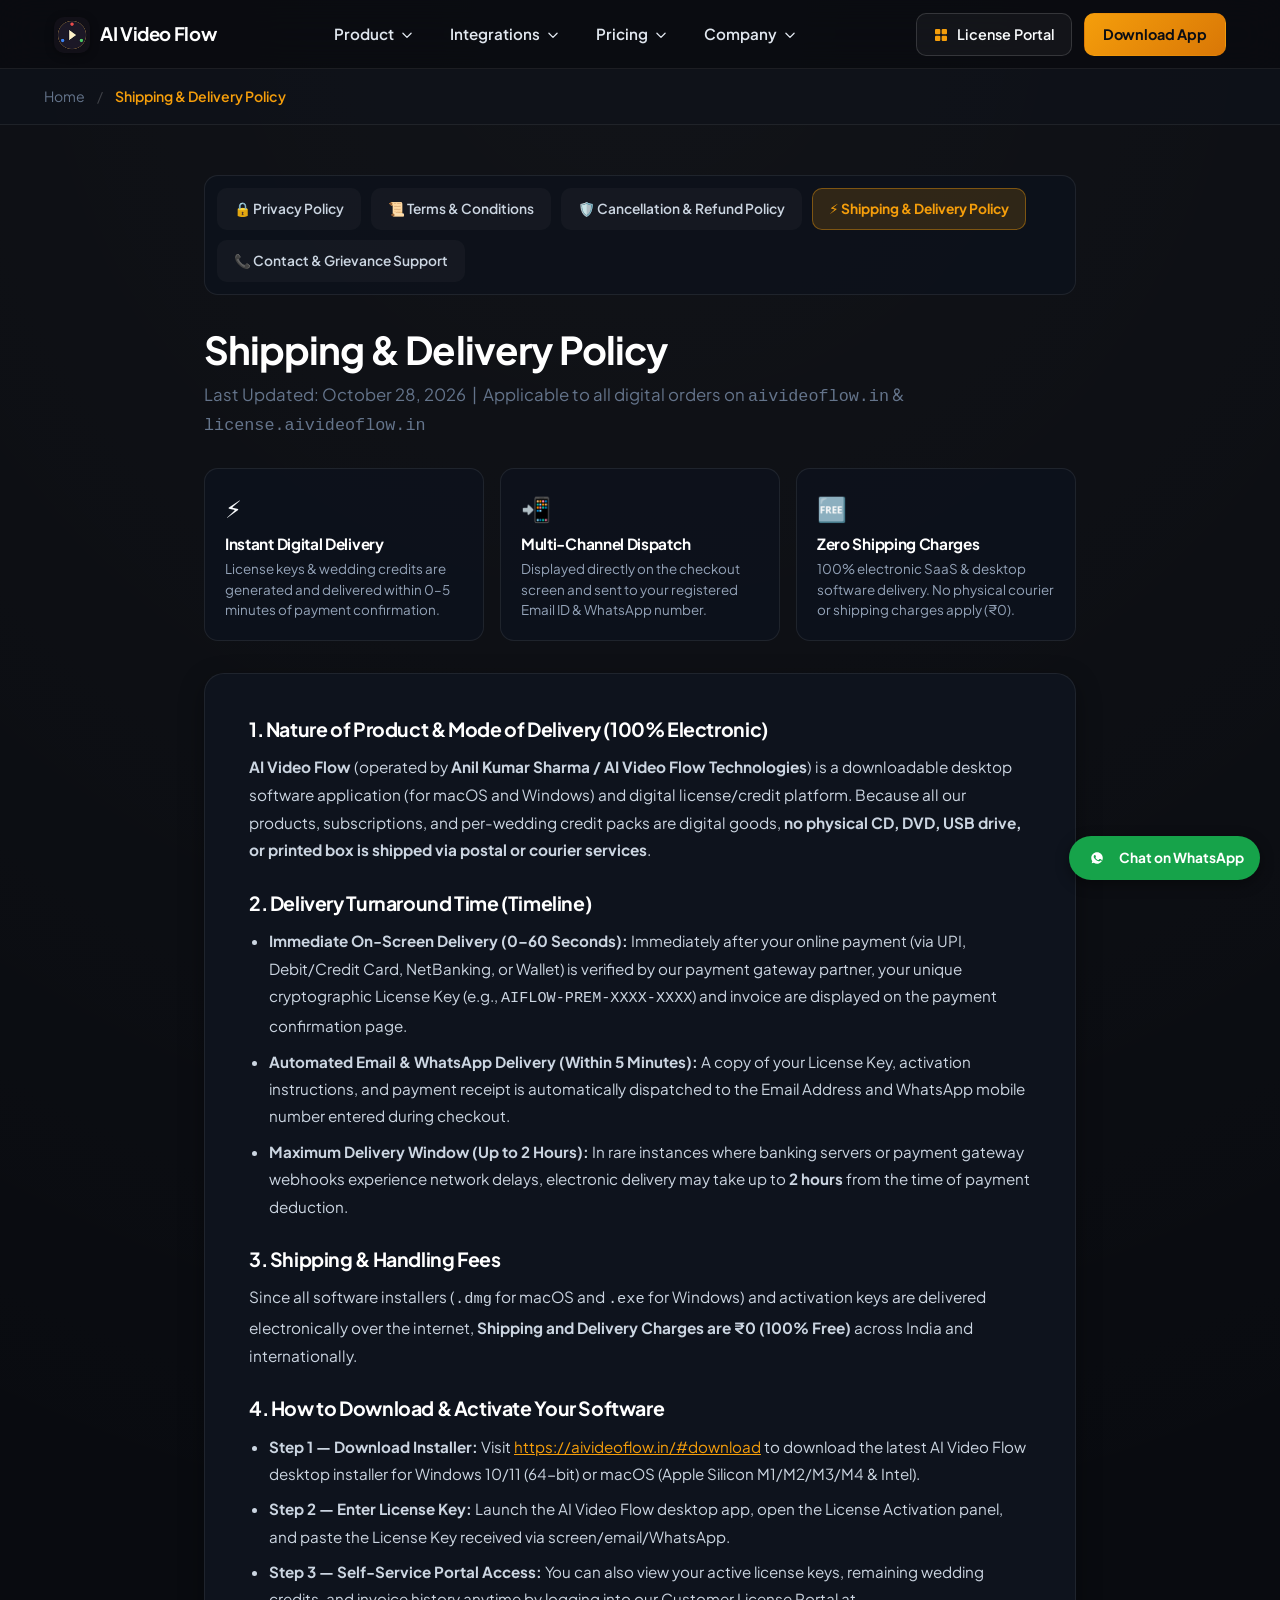
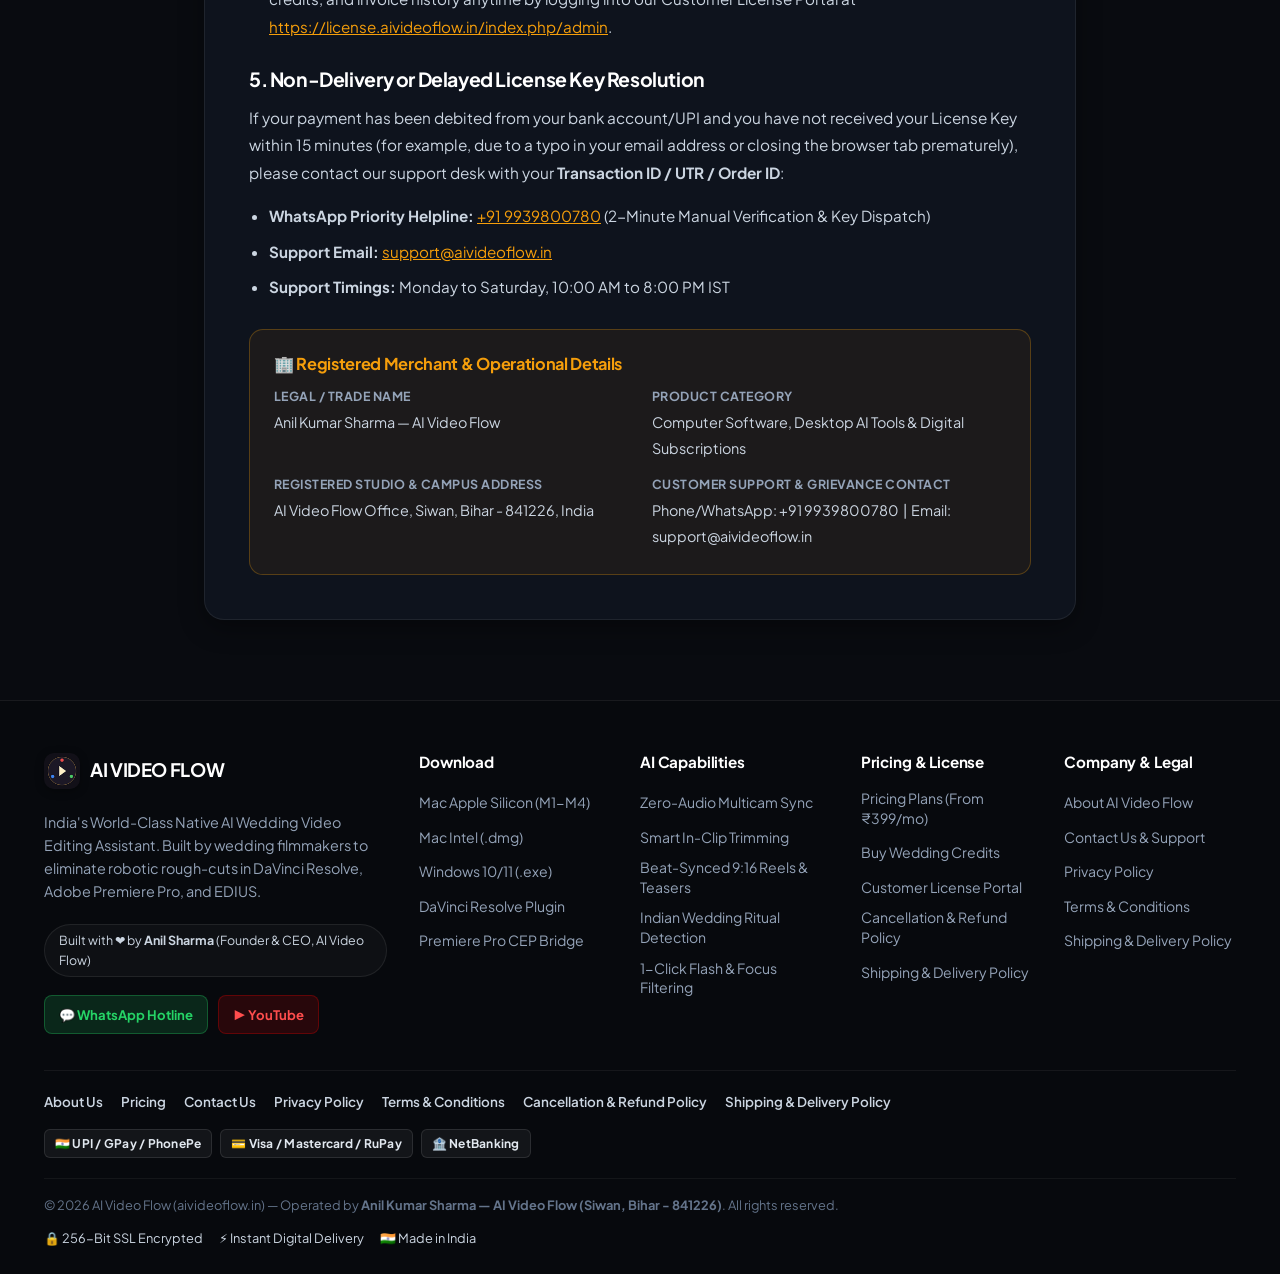
<file: shipping.html>
<!DOCTYPE html>
<html lang="en">
<head>
  <meta charset="UTF-8">
  <meta name="viewport" content="width=device-width, initial-scale=1.0">
  <title>Shipping & Delivery Policy — AI Video Flow Electronic</title>
  <!-- Advanced SEO Meta Tags -->
  <meta name="description" content="AI Video Flow Shipping & Delivery Policy. 100% instant digital software & license key delivery via screen, email, and WhatsApp. Zero shipping.">
  <meta name="keywords" content="ai video flow shipping policy, digital software delivery, license key instant delivery, wedding video editing software download">
  <meta name="author" content="Anil Sharma - AI Video Flow">
  <meta name="robots" content="index, follow, max-image-preview:large, max-snippet:-1, max-video-preview:-1">
  <meta name="theme-color" content="#07090e">
  <link rel="canonical" href="https://aivideoflow.in/shipping">

  <!-- OpenGraph / Facebook -->
  <meta property="og:type" content="website">
  <meta property="og:url" content="https://aivideoflow.in/shipping">
  <meta property="og:title" content="Shipping &amp; Delivery Policy — AI Video Flow">
  <meta property="og:description" content="Instant electronic software &amp; license key delivery via Screen, Email, and WhatsApp. Zero physical shipping fees.">
  <meta property="og:image" content="https://aivideoflow.in/assets/hero_timeline.jpg">
  <meta property="og:site_name" content="AI Video Flow">
  <meta property="og:locale" content="en_IN">

  <!-- Twitter Card -->
  <meta name="twitter:card" content="summary_large_image">
  <meta name="twitter:url" content="https://aivideoflow.in/shipping">
  <meta name="twitter:title" content="Shipping &amp; Delivery Policy — AI Video Flow">
  <meta name="twitter:description" content="100% Instant Digital Delivery for AI Video Flow desktop software and wedding editing credits.">
  <meta name="twitter:image" content="https://aivideoflow.in/assets/hero_timeline.jpg">

  <!-- Favicon -->
  <link rel="icon" type="image/png" href="assets/icon.png">
  <link rel="apple-touch-icon" href="assets/icon.png">

  <!-- Fonts & Stylesheet -->
  <link rel="preconnect" href="https://fonts.googleapis.com">
  <link rel="preconnect" href="https://fonts.gstatic.com" crossorigin>
  <link href="https://fonts.googleapis.com/css2?family=JetBrains+Mono:wght@500;700&family=Plus+Jakarta+Sans:wght@400;500;600;700;800&display=swap" rel="stylesheet">
  <link rel="stylesheet" href="css/style.css?v=5.9">

  <!-- JSON-LD Structured Data: BreadcrumbList + WebPage -->
  <script type="application/ld+json">
  {
    "@context": "https://schema.org",
    "@graph": [
      {
        "@type": "BreadcrumbList",
        "itemListElement": [
          {
            "@type": "ListItem",
            "position": 1,
            "name": "Home",
            "item": "https://aivideoflow.in/"
          },
          {
            "@type": "ListItem",
            "position": 2,
            "name": "Shipping & Delivery Policy",
            "item": "https://aivideoflow.in/shipping"
          }
        ]
      },
      {
        "@type": "WebPage",
        "name": "Shipping & Delivery Policy — AI Video Flow",
        "url": "https://aivideoflow.in/shipping",
        "description": "Electronic software and license key delivery policy for AI Video Flow desktop application and wedding credits."
      }
    ]
  }
  </script>
  <!-- Critical Header Base Safeguard -->
  <style>
    .brand-name { white-space: nowrap !important; display: inline-flex !important; align-items: center !important; }
    .dropdown-menu, .mega-menu { display: none; }
    .has-dropdown:hover > .dropdown-menu, .has-dropdown:hover > .mega-menu { display: block; }
    .mobile-drawer-cta { display: none !important; }
    .nav-links, .dropdown-menu, .dropdown-menu li, .mega-item-list, .mega-item-list li { list-style: none !important; }
    .nav-links, .dropdown-menu li { margin: 0; padding: 0; }
  </style>
</head>
<body>
    <!-- Site Navigation -->
        <!-- Site Navigation -->
  <header class="site-header">
    <div class="container nav-wrapper">
      <a href="/" class="brand-logo">
        <img src="assets/icon.png" alt="AI Video Flow Logo" width="36" height="36">
        <span class="brand-name">AI Video Flow</span>
      </a>

      <ul class="nav-links">
        <!-- 1. Product Dropdown -->
        <li class="has-dropdown">
          <a href="/#workflows">
            Product
            <svg class="nav-chevron" viewBox="0 0 24 24"><path stroke-linecap="round" stroke-linejoin="round" d="M19 9l-7 7-7-7"/></svg>
          </a>
          <ul class="dropdown-menu">
            <li>
              <a href="/#workflows">
                <span class="dd-outline-icon">
                  <svg viewBox="0 0 24 24"><rect x="3" y="4" width="18" height="16" rx="3"/><path stroke-linecap="round" stroke-linejoin="round" d="M10 9l5 3-5 3V9z"/></svg>
                </span>
                <div class="dd-text-block">
                  <strong>AI Video Workflows</strong>
                  <span>Automated rough-cuts for Weddings, Reels, YouTube, Podcasts &amp; Tutorials.</span>
                </div>
              </a>
            </li>
            <li>
              <a href="/zero-audio-multicam-sync">
                <span class="dd-outline-icon">
                  <svg viewBox="0 0 24 24"><path stroke-linecap="round" stroke-linejoin="round" d="M13 10V3L4 14h7v7l9-11h-7z"/></svg>
                </span>
                <div class="dd-text-block">
                  <strong>Zero-Audio Multicam Sync</strong>
                  <span>Frame-accurate sync for 2–8 cameras &amp; drones without scratch audio.</span>
                </div>
              </a>
            </li>
            <li>
              <a href="/#features">
                <span class="dd-outline-icon">
                  <svg viewBox="0 0 24 24"><path stroke-linecap="round" stroke-linejoin="round" d="M9.663 17h4.673M12 3v1m6.364 1.636l-.707.707M21 12h-1M4 12H3m3.343-5.657l-.707-.707m2.828 9.9a5 5 0 117.072 0l-.548.547A3.374 3.374 0 0014 18.469V19a2 2 0 11-4 0v-.531c0-.895-.356-1.754-.988-2.386l-.548-.547z"/></svg>
                </span>
                <div class="dd-text-block">
                  <strong>Core AI Capabilities</strong>
                  <span>Smart shaky-clip trimming, Indian ritual detection &amp; music beat sync.</span>
                </div>
              </a>
            </li>
            <li>
              <a href="/#download">
                <span class="dd-outline-icon">
                  <svg viewBox="0 0 24 24"><path stroke-linecap="round" stroke-linejoin="round" d="M4 16v1a3 3 0 003 3h10a3 3 0 003-3v-1m-4-4l-4 4m0 0l-4-4m4 4V4"/></svg>
                </span>
                <div class="dd-text-block">
                  <strong>Download Desktop App</strong>
                  <span>100% offline native installer for Windows 10/11 (.exe) and macOS (.dmg).</span>
                </div>
              </a>
            </li>
          </ul>
        </li>

        <!-- 2. Integrations Dropdown -->
        <li class="has-dropdown">
          <a href="/#editors">
            Integrations
            <svg class="nav-chevron" viewBox="0 0 24 24"><path stroke-linecap="round" stroke-linejoin="round" d="M19 9l-7 7-7-7"/></svg>
          </a>
          <ul class="dropdown-menu">
            <li>
              <a href="/davinci-resolve-wedding-editing">
                <span class="dd-outline-icon">
                  <img src="assets/resolve.png" alt="DaVinci Resolve" width="24" height="24">
                </span>
                <div class="dd-text-block">
                  <strong>DaVinci Resolve</strong>
                  <span>10-Bit color &amp; native FCPXML multicam timeline interchange.</span>
                </div>
              </a>
            </li>
            <li>
              <a href="/premiere-pro-wedding-editing">
                <span class="dd-outline-icon">
                  <img src="assets/premiere.png" alt="Adobe Premiere Pro" width="24" height="24">
                </span>
                <div class="dd-text-block">
                  <strong>Adobe Premiere Pro</strong>
                  <span>Direct CEP sequence bridge for instant multi-track editing.</span>
                </div>
              </a>
            </li>
            <li>
              <a href="/edius-wedding-video-editing">
                <span class="dd-outline-icon">
                  <img src="assets/edius.png" alt="Grass Valley EDIUS" width="24" height="24">
                </span>
                <div class="dd-text-block">
                  <strong>Grass Valley EDIUS</strong>
                  <span>Frame-accurate 25fps PAL sequences engineered for Indian studios.</span>
                </div>
              </a>
            </li>
          </ul>
        </li>

        <!-- 3. Pricing Dropdown (Exact Match to Screenshot!) -->
        <li class="has-dropdown">
          <a href="/pricing">
            Pricing
            <svg class="nav-chevron" viewBox="0 0 24 24"><path stroke-linecap="round" stroke-linejoin="round" d="M19 9l-7 7-7-7"/></svg>
          </a>
          <ul class="dropdown-menu">
            <li>
              <a href="/pricing">
                <span class="dd-outline-icon">
                  <svg viewBox="0 0 24 24"><rect x="3" y="5" width="18" height="14" rx="2"/><path stroke-linecap="round" stroke-linejoin="round" d="M3 10h18M7 15h2"/></svg>
                </span>
                <div class="dd-text-block">
                  <strong>Pricing Plans</strong>
                  <span>Compare subscription options (Free, ₹399/mo, ₹2,499/yr) and choose the right plan.</span>
                </div>
              </a>
            </li>
            <li>
              <a href="/pricing">
                <span class="dd-outline-icon">
                  <svg viewBox="0 0 24 24"><ellipse cx="12" cy="6" rx="7" ry="3"/><path stroke-linecap="round" stroke-linejoin="round" d="M5 6v6c0 1.66 3.13 3 7 3s7-1.34 7-3V6"/><path stroke-linecap="round" stroke-linejoin="round" d="M5 12v6c0 1.66 3.13 3 7 3s7-1.34 7-3v-6"/></svg>
                </span>
                <div class="dd-text-block">
                  <strong>Smart AI Wedding Packs</strong>
                  <span>Per-wedding credit packs (5, 11 &amp; 30 weddings) with lifetime validity.</span>
                </div>
              </a>
            </li>
            <li>
              <a href="https://license.aivideoflow.in/index.php/buy" target="_blank">
                <span class="dd-outline-icon">
                  <svg viewBox="0 0 24 24"><path stroke-linecap="round" stroke-linejoin="round" d="M7 7h.01M7 3h5c.512 0 1.024.195 1.414.586l7 7a2 2 0 010 2.828l-7 7a2 2 0 01-2.828 0l-7-7A1.994 1.994 0 013 12V7a4 4 0 014-4z"/></svg>
                </span>
                <div class="dd-text-block">
                  <strong>Buy Instant License Key</strong>
                  <span>Pay securely via UPI, card or netbanking with instant WhatsApp delivery.</span>
                </div>
              </a>
            </li>
            <li>
              <a href="/contact">
                <span class="dd-outline-icon">
                  <svg viewBox="0 0 24 24"><circle cx="12" cy="12" r="9"/><path stroke-linecap="round" stroke-linejoin="round" d="M9 12l2 2 4-4"/></svg>
                </span>
                <div class="dd-text-block">
                  <strong>Studio &amp; Setup Assistance</strong>
                  <span>Expert assistance for multi-PC studio licensing, setup, and onboarding.</span>
                </div>
              </a>
            </li>
          </ul>
        </li>

        <!-- 4. Company Dropdown -->
        <li class="has-dropdown">
          <a href="/about">
            Company
            <svg class="nav-chevron" viewBox="0 0 24 24"><path stroke-linecap="round" stroke-linejoin="round" d="M19 9l-7 7-7-7"/></svg>
          </a>
          <ul class="dropdown-menu menu-right">
            <li>
              <a href="/about">
                <span class="dd-outline-icon">
                  <svg viewBox="0 0 24 24"><path stroke-linecap="round" stroke-linejoin="round" d="M19 21V5a2 2 0 00-2-2H7a2 2 0 00-2 2v16m14 0h2m-2 0h-5m-9 0H3m2 0h5M9 7h1m-1 4h1m4-4h1m-1 4h1m-5 10v-5a1 1 0 011-1h2a1 1 0 011 1v5m-4 0h4"/></svg>
                </span>
                <div class="dd-text-block">
                  <strong>About Us</strong>
                  <span>Meet Founder &amp; CEO Anil Kumar Sharma and our AI product architecture.</span>
                </div>
              </a>
            </li>
            <li>
              <a href="/contact">
                <span class="dd-outline-icon">
                  <svg viewBox="0 0 24 24"><path stroke-linecap="round" stroke-linejoin="round" d="M3 8l7.89 5.26a2 2 0 002.22 0L21 8M5 19h14a2 2 0 002-2V7a2 2 0 00-2-2H5a2 2 0 00-2 2v10a2 2 0 002 2z"/></svg>
                </span>
                <div class="dd-text-block">
                  <strong>Contact &amp; Support</strong>
                  <span>Direct technical support via WhatsApp hotline, phone call, or email.</span>
                </div>
              </a>
            </li>
            <li>
              <a href="/privacy">
                <span class="dd-outline-icon">
                  <svg viewBox="0 0 24 24"><path stroke-linecap="round" stroke-linejoin="round" d="M9 12l2 2 4-4m5.618-4.016A11.955 11.955 0 0112 2.944a11.955 11.955 0 01-8.618 3.04A12.02 12.02 0 003 9c0 5.591 3.824 10.29 9 11.622 5.176-1.332 9-6.03 9-11.622 0-1.042-.133-2.052-.382-3.016z"/></svg>
                </span>
                <div class="dd-text-block">
                  <strong>Privacy &amp; Data Security</strong>
                  <span>100% local offline processing — your raw footage never leaves your PC.</span>
                </div>
              </a>
            </li>
            <li>
              <a href="/refund">
                <span class="dd-outline-icon">
                  <svg viewBox="0 0 24 24"><path stroke-linecap="round" stroke-linejoin="round" d="M9 12h6m-6 4h6m2 5H7a2 2 0 01-2-2V5a2 2 0 012-2h5.586a1 1 0 01.707.293l5.414 5.414a1 1 0 01.293.707V19a2 2 0 01-2 2z"/></svg>
                </span>
                <div class="dd-text-block">
                  <strong>Terms, Refund &amp; Delivery</strong>
                  <span>7-day money-back guarantee and instant electronic license delivery.</span>
                </div>
              </a>
            </li>
          </ul>
        </li>

        <!-- Mobile Drawer CTA -->
        <li class="mobile-drawer-cta">
          <a href="https://license.aivideoflow.in/index.php/admin" target="_blank" class="btn btn-secondary">License Dashboard</a>
          <a href="/#download" class="btn btn-primary">Download App</a>
        </li>
      </ul>

      <div class="nav-actions">
        <a href="https://license.aivideoflow.in/index.php/admin" target="_blank" class="nav-dashboard-btn">
          <svg fill="currentColor" viewBox="0 0 24 24"><rect x="3" y="3" width="8" height="8" rx="1.5"/><rect x="13" y="3" width="8" height="8" rx="1.5"/><rect x="3" y="13" width="8" height="8" rx="1.5"/><rect x="13" y="13" width="8" height="8" rx="1.5"/></svg>
          License Portal
        </a>
        <a href="/#download" class="btn btn-primary">Download App</a>
        <button class="mobile-toggle" aria-label="Toggle Navigation">☰</button>
      </div>
    </div>
  </header>

  <nav class="breadcrumbs-bar" aria-label="Breadcrumb">
    <div class="container">
      <a href="/">Home</a>
      <span class="separator">/</span>
      <span class="current">Shipping &amp; Delivery Policy</span>
    </div>
  </nav>

  <main class="container" style="padding:50px 24px 80px;max-width:920px;">
    <!-- Quick Legal & Compliance Switcher -->
    <div class="legal-nav-pills" aria-label="Legal Policy Navigation">
      <a href="/privacy">🔒 Privacy Policy</a>
      <a href="/terms">📜 Terms &amp; Conditions</a>
      <a href="/refund">🛡️ Cancellation &amp; Refund Policy</a>
      <a href="/shipping" class="active">⚡ Shipping &amp; Delivery Policy</a>
      <a href="/contact">📞 Contact &amp; Grievance Support</a>
    </div>

    <h1 style="font-size:2.4rem;margin-bottom:10px;">Shipping &amp; Delivery Policy</h1>
    <p style="color:var(--text-muted);margin-bottom:28px;">Last Updated: October 28, 2026 &nbsp;|&nbsp; Applicable to all digital orders on <code>aivideoflow.in</code> &amp; <code>license.aivideoflow.in</code></p>

    <!-- 3 Key Delivery Highlights -->
    <div class="legal-highlights-grid">
      <div class="legal-highlight-box">
        <span class="lh-icon">⚡</span>
        <h4>Instant Digital Delivery</h4>
        <p>License keys &amp; wedding credits are generated and delivered within 0–5 minutes of payment confirmation.</p>
      </div>
      <div class="legal-highlight-box">
        <span class="lh-icon">📲</span>
        <h4>Multi-Channel Dispatch</h4>
        <p>Displayed directly on the checkout screen and sent to your registered Email ID &amp; WhatsApp number.</p>
      </div>
      <div class="legal-highlight-box">
        <span class="lh-icon">🆓</span>
        <h4>Zero Shipping Charges</h4>
        <p>100% electronic SaaS &amp; desktop software delivery. No physical courier or shipping charges apply (₹0).</p>
      </div>
    </div>

    <div class="legal-content-card">
      <h3>1. Nature of Product &amp; Mode of Delivery (100% Electronic)</h3>
      <p>
        <strong>AI Video Flow</strong> (operated by <strong>Anil Kumar Sharma / AI Video Flow Technologies</strong>) is a downloadable desktop software application (for macOS and Windows) and digital license/credit platform. Because all our products, subscriptions, and per-wedding credit packs are digital goods, <strong>no physical CD, DVD, USB drive, or printed box is shipped via postal or courier services</strong>.
      </p>

      <h3>2. Delivery Turnaround Time (Timeline)</h3>
      <ul>
        <li><strong>Immediate On-Screen Delivery (0–60 Seconds):</strong> Immediately after your online payment (via UPI, Debit/Credit Card, NetBanking, or Wallet) is verified by our payment gateway partner, your unique cryptographic License Key (e.g., <code>AIFLOW-PREM-XXXX-XXXX</code>) and invoice are displayed on the payment confirmation page.</li>
        <li><strong>Automated Email &amp; WhatsApp Delivery (Within 5 Minutes):</strong> A copy of your License Key, activation instructions, and payment receipt is automatically dispatched to the Email Address and WhatsApp mobile number entered during checkout.</li>
        <li><strong>Maximum Delivery Window (Up to 2 Hours):</strong> In rare instances where banking servers or payment gateway webhooks experience network delays, electronic delivery may take up to <strong>2 hours</strong> from the time of payment deduction.</li>
      </ul>

      <h3>3. Shipping &amp; Handling Fees</h3>
      <p>
        Since all software installers (<code>.dmg</code> for macOS and <code>.exe</code> for Windows) and activation keys are delivered electronically over the internet, <strong>Shipping and Delivery Charges are ₹0 (100% Free)</strong> across India and internationally.
      </p>

      <h3>4. How to Download &amp; Activate Your Software</h3>
      <ul>
        <li><strong>Step 1 — Download Installer:</strong> Visit <a href="/#download" style="color:var(--accent-gold);">https://aivideoflow.in/#download</a> to download the latest AI Video Flow desktop installer for Windows 10/11 (64-bit) or macOS (Apple Silicon M1/M2/M3/M4 &amp; Intel).</li>
        <li><strong>Step 2 — Enter License Key:</strong> Launch the AI Video Flow desktop app, open the License Activation panel, and paste the License Key received via screen/email/WhatsApp.</li>
        <li><strong>Step 3 — Self-Service Portal Access:</strong> You can also view your active license keys, remaining wedding credits, and invoice history anytime by logging into our Customer License Portal at <a href="https://license.aivideoflow.in/index.php/admin" target="_blank" style="color:var(--accent-gold);">https://license.aivideoflow.in/index.php/admin</a>.</li>
      </ul>

      <h3>5. Non-Delivery or Delayed License Key Resolution</h3>
      <p>
        If your payment has been debited from your bank account/UPI and you have not received your License Key within 15 minutes (for example, due to a typo in your email address or closing the browser tab prematurely), please contact our support desk with your <strong>Transaction ID / UTR / Order ID</strong>:
      </p>
      <ul>
        <li><strong>WhatsApp Priority Helpline:</strong> <a href="https://wa.me/919939800780" target="_blank" style="color:var(--accent-gold);">+91 9939800780</a> (2-Minute Manual Verification &amp; Key Dispatch)</li>
        <li><strong>Support Email:</strong> <a href="mailto:support@aivideoflow.in" style="color:var(--accent-gold);">support@aivideoflow.in</a></li>
        <li><strong>Support Timings:</strong> Monday to Saturday, 10:00 AM to 8:00 PM IST</li>
      </ul>

      <!-- Merchant Identity Box for Payment Gateway Compliance -->
      <div class="merchant-info-box">
        <h4>🏢 Registered Merchant &amp; Operational Details</h4>
        <div class="merchant-info-grid">
          <div>
            <strong>Legal / Trade Name</strong>
            Anil Kumar Sharma — AI Video Flow
          </div>
          <div>
            <strong>Product Category</strong>
            Computer Software, Desktop AI Tools &amp; Digital Subscriptions
          </div>
          <div>
            <strong>Registered Studio &amp; Campus Address</strong>
            AI Video Flow Office, Siwan, Bihar - 841226, India
          </div>
          <div>
            <strong>Customer Support &amp; Grievance Contact</strong>
            Phone/WhatsApp: +91 9939800780 &nbsp;|&nbsp; Email: support@aivideoflow.in
          </div>
        </div>
      </div>
    </div>
  </main>

  <!-- Site Footer with Trust Bar and 5-Column Navigation -->
  <footer class="site-footer">
    <div class="container">

      <!-- Trust Bar -->
      <div class="footer-trust-bar">
        <div class="trust-item">
          <div class="trust-icon">🇮🇳</div>
          <div class="trust-text">
            <strong>Engineered for Indian Weddings</strong>
            <span>Barat, Jaymala, Pheras &amp; Vidai optimized</span>
          </div>
        </div>
        <div class="trust-item">
          <div class="trust-icon">⚡</div>
          <div class="trust-text">
            <strong>Offline Local Engine</strong>
            <span>Raw 4K footage never leaves your workstation</span>
          </div>
        </div>
        <div class="trust-item">
          <div class="trust-icon">🎬</div>
          <div class="trust-text">
            <strong>Native NLE Integrations</strong>
            <span>DaVinci Resolve, Premiere Pro &amp; EDIUS</span>
          </div>
        </div>
        <div class="trust-item">
          <div class="trust-icon">🎓</div>
          <div class="trust-text">
            <strong>10,000+ Projects Processed</strong>
            <span>Trusted by Wedding & Commercial Studios</span>
          </div>
        </div>
      </div>

      <!-- Main Footer Columns -->
      <div class="footer-grid">
        <div class="footer-brand">
          <a href="/" class="brand-logo">
            <img src="assets/icon.png" alt="AI Video Flow Logo" width="36" height="36">
            <div class="brand-name">AI VIDEO FLOW</div>
          </a>
          <p>
            India's World-Class Native AI Wedding Video Editing Assistant. Built by wedding filmmakers to eliminate robotic rough-cuts in DaVinci Resolve, Adobe Premiere Pro, and EDIUS.
          </p>
          <div class="footer-creator-pill">
            <span>Built with ❤️ by <strong>Anil Sharma</strong> (Founder & CEO, AI Video Flow)</span>
          </div>
          <div class="footer-social-row">
            <a href="https://wa.me/919939800780" target="_blank" class="footer-social-btn whatsapp">💬 WhatsApp Hotline</a>
            <a href="https://www.youtube.com/@QuickartPhotographyAcademy/videos" target="_blank" class="footer-social-btn youtube">▶ YouTube</a>
          </div>
        </div>

        <div class="footer-col">
          <h4>Download</h4>
          <ul class="footer-links">
            <li><a href="https://license.aivideoflow.in/download/mac-arm64" data-download="mac-arm64">Mac Apple Silicon (M1-M4)</a></li>
            <li><a href="https://license.aivideoflow.in/download/mac-x86_64" data-download="mac-x86_64">Mac Intel (.dmg)</a></li>
            <li><a href="https://license.aivideoflow.in/download/windows" data-download="windows">Windows 10/11 (.exe)</a></li>
            <li><a href="/davinci-resolve-wedding-editing">DaVinci Resolve Plugin</a></li>
            <li><a href="/premiere-pro-wedding-editing">Premiere Pro CEP Bridge</a></li>
          </ul>
        </div>

        <div class="footer-col">
          <h4>AI Capabilities</h4>
          <ul class="footer-links">
            <li><a href="/zero-audio-multicam-sync">Zero-Audio Multicam Sync</a></li>
            <li><a href="/#features">Smart In-Clip Trimming</a></li>
            <li><a href="/#features">Beat-Synced 9:16 Reels &amp; Teasers</a></li>
            <li><a href="/#features">Indian Wedding Ritual Detection</a></li>
            <li><a href="/#features">1-Click Flash &amp; Focus Filtering</a></li>
          </ul>
        </div>

        <div class="footer-col">
          <h4>Pricing &amp; License</h4>
          <ul class="footer-links">
            <li><a href="/pricing">Pricing Plans (From ₹399/mo)</a></li>
            <li><a href="https://license.aivideoflow.in/index.php/buy" target="_blank">Buy Wedding Credits</a></li>
            <li><a href="https://license.aivideoflow.in/index.php/admin" target="_blank">Customer License Portal</a></li>
            <li><a href="/refund">Cancellation &amp; Refund Policy</a></li>
            <li><a href="/shipping">Shipping &amp; Delivery Policy</a></li>
          </ul>
        </div>

        <div class="footer-col">
          <h4>Company &amp; Legal</h4>
          <ul class="footer-links">
            <li><a href="/about">About AI Video Flow</a></li>
            <li><a href="/contact">Contact Us &amp; Support</a></li>
            <li><a href="/privacy">Privacy Policy</a></li>
            <li><a href="/terms">Terms &amp; Conditions</a></li>
            <li><a href="/shipping">Shipping &amp; Delivery Policy</a></li>
          </ul>
        </div>
      </div>

      <!-- Payment Gateway Mandatory Compliance & Policy Bar -->
      <div class="footer-legal-strip">
        <div class="footer-policy-pills">
          <a href="/about">About Us</a>
          <a href="/pricing">Pricing</a>
          <a href="/contact">Contact Us</a>
          <a href="/privacy">Privacy Policy</a>
          <a href="/terms">Terms &amp; Conditions</a>
          <a href="/refund">Cancellation &amp; Refund Policy</a>
          <a href="/shipping">Shipping &amp; Delivery Policy</a>
        </div>
        <div class="footer-payment-methods">
          <span class="pay-badge">🇮🇳 UPI / GPay / PhonePe</span>
          <span class="pay-badge">💳 Visa / Mastercard / RuPay</span>
          <span class="pay-badge">🏦 NetBanking</span>
        </div>
      </div>

      <div class="footer-bottom">
        <div>
          © 2026 AI Video Flow (aivideoflow.in) — Operated by <strong>Anil Kumar Sharma — AI Video Flow (Siwan, Bihar - 841226)</strong>. All rights reserved.
        </div>
        <div class="footer-security-badges">
          <span>🔒 256-Bit SSL Encrypted</span>
          <span>⚡ Instant Digital Delivery</span>
          <span>🇮🇳 Made in India</span>
        </div>
      </div>

    </div>
  </footer>

  <!-- Floating WhatsApp CTA -->
  <a href="https://wa.me/919939800780?text=Hello%20AI%20Video%20Flow,%20mujhe%20support%20chahiye" target="_blank" class="floating-whatsapp" aria-label="Chat on WhatsApp">
    <svg viewBox="0 0 24 24"><path d="M12.031 6.172c-3.181 0-5.767 2.586-5.768 5.766-.001 1.298.38 2.27 1.019 3.287l-.582 2.128 2.182-.573c.978.58 1.911.928 3.145.929 3.178 0 5.767-2.587 5.768-5.766.001-3.187-2.575-5.77-5.764-5.771zm3.392 8.244c-.144.405-.837.774-1.17.824-.312.045-.694.074-2.127-.521-1.625-.675-2.679-2.316-2.76-2.424-.082-.108-.656-.874-.656-1.666 0-.793.415-1.182.562-1.341.147-.16.321-.199.428-.199.108 0 .216.002.309.006.101.005.234-.038.366.279.135.324.463 1.13.504 1.213.04.082.067.179.013.288-.054.108-.081.176-.162.271-.081.096-.17.214-.243.287-.081.082-.166.171-.071.334.095.163.423.699.908 1.13 1.055.939 1.63 1.053 1.862 1.149.232.096.368.082.503-.073.136-.156.582-.676.737-.908.156-.232.311-.194.523-.116.212.078 1.344.634 1.574.749.23.115.384.171.44.267.056.096.056.559-.088.964z"/></svg>
    <span>Chat on WhatsApp</span>
  </a>

  <script src="js/main.js?v=6.0"></script>
</body>
</html>
</file>
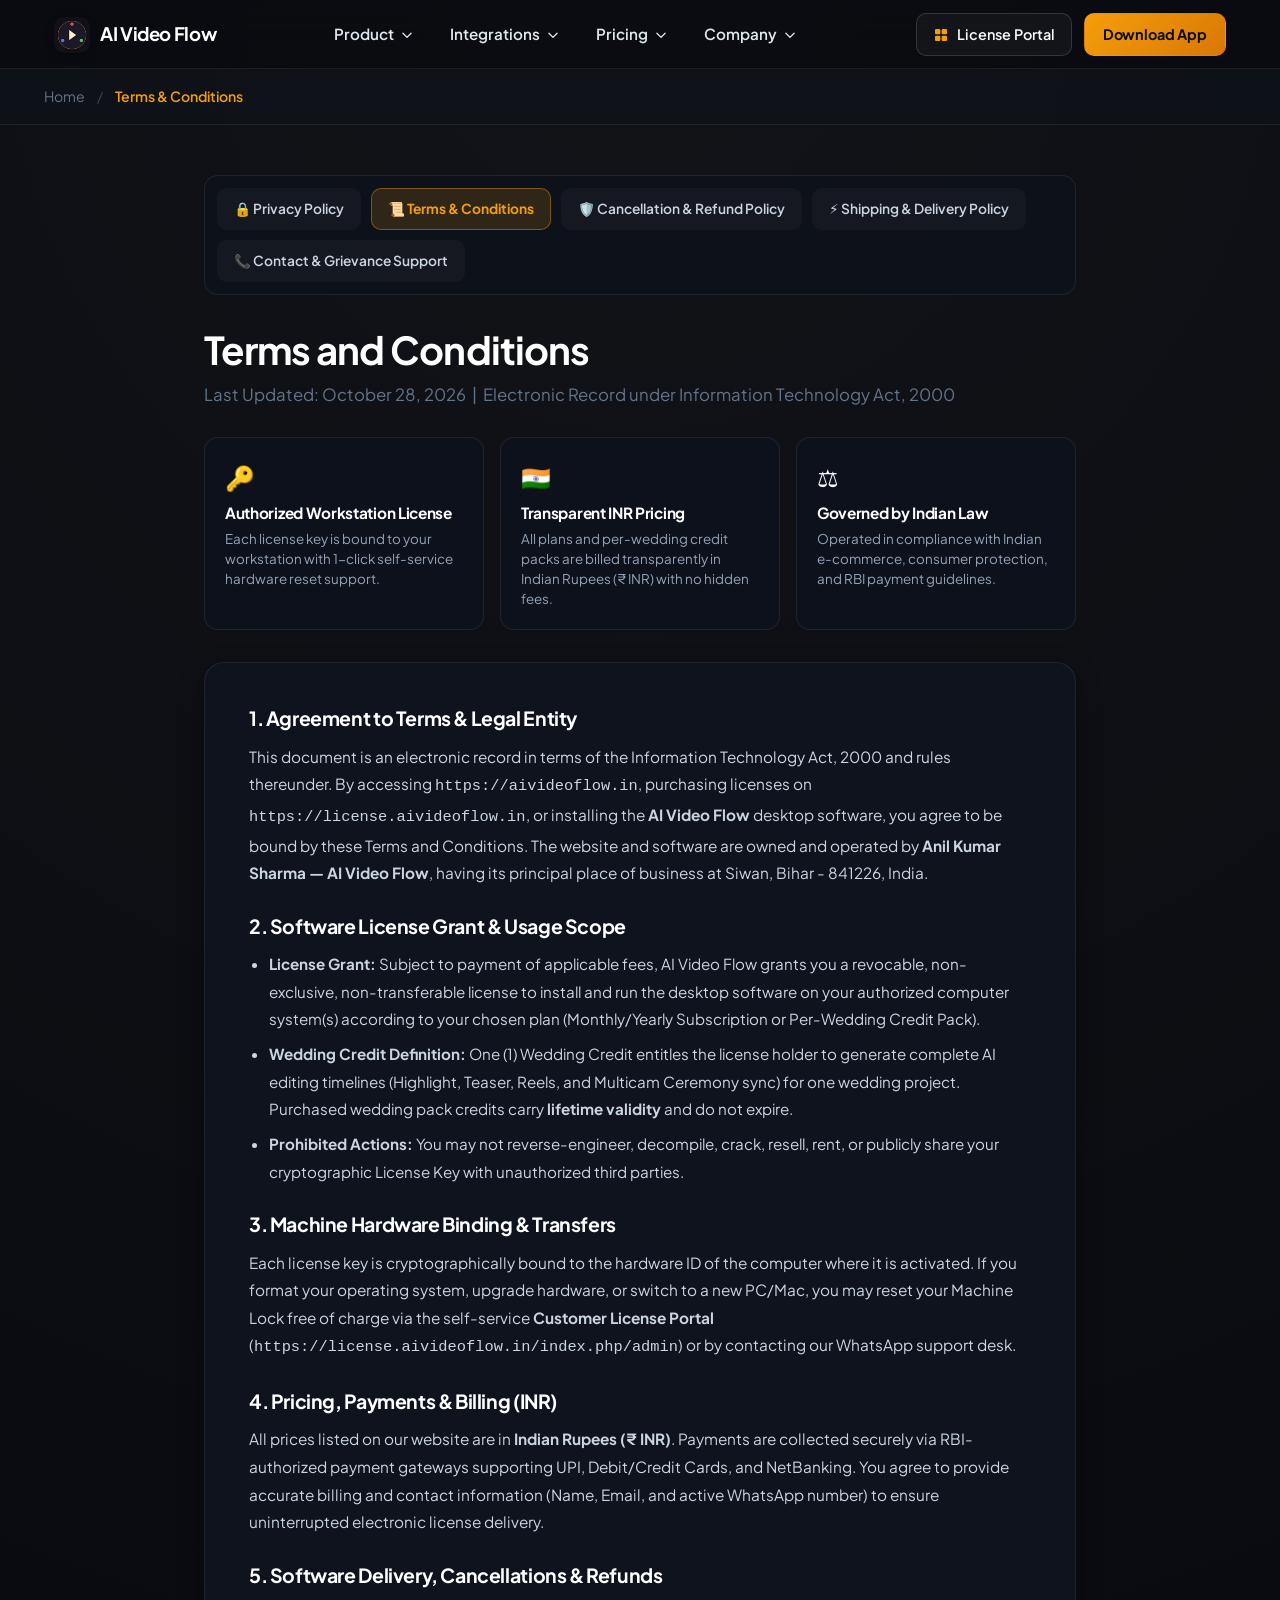
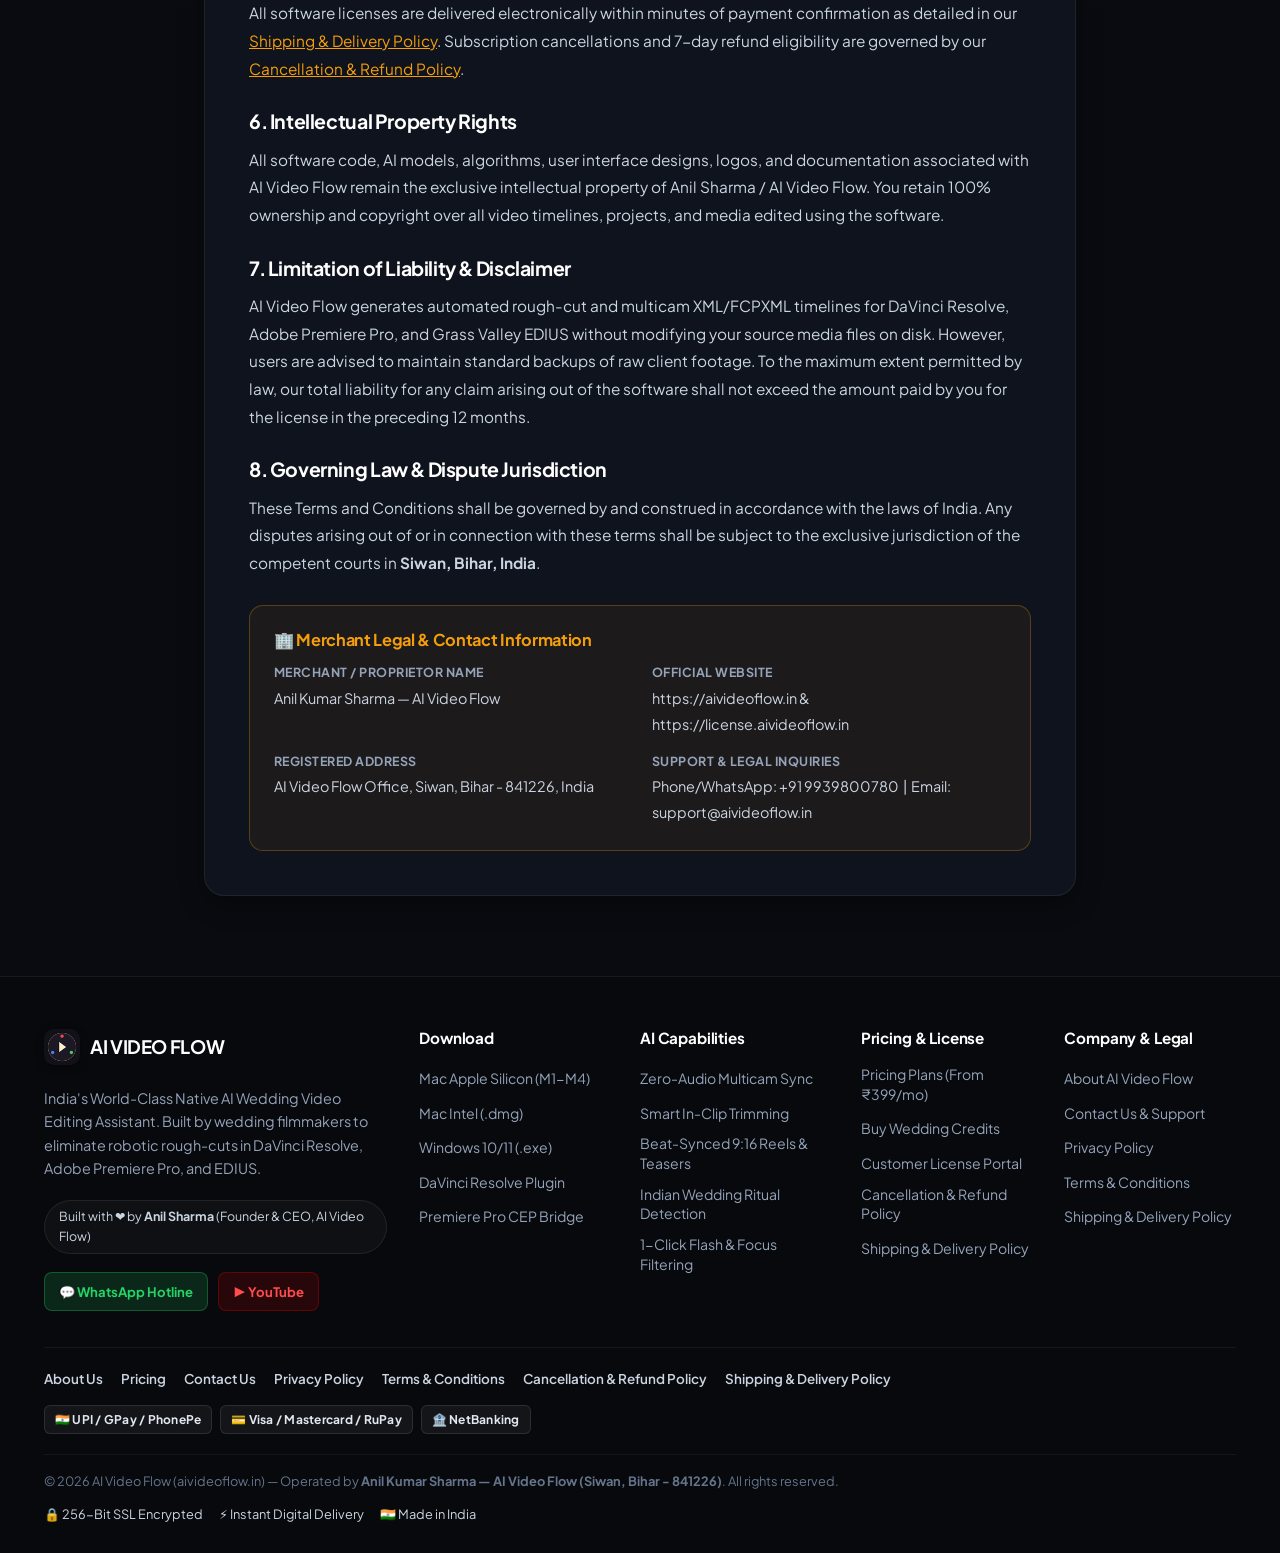
<file: terms.html>
<!DOCTYPE html>
<html lang="en">
<head>
  <meta charset="UTF-8">
  <meta name="viewport" content="width=device-width, initial-scale=1.0">
  <title>Terms & Conditions — AI Video Flow | Software License</title>
  <!-- Advanced SEO Meta Tags -->
  <meta name="description" content="AI Video Flow Terms & Conditions. Read software licensing rules, hardware machine-ID binding, and instant electronic license delivery policies.">
  <meta name="keywords" content="ai video flow terms, software license agreement, wedding video editing license terms, ai video flow conditions">
  <meta name="author" content="AI Video Flow">
  <meta name="robots" content="index, follow, max-image-preview:large, max-snippet:-1, max-video-preview:-1">
  <meta name="theme-color" content="#07090e">
  <link rel="canonical" href="https://aivideoflow.in/terms">

  <!-- OpenGraph / Facebook -->
  <meta property="og:type" content="website">
  <meta property="og:url" content="https://aivideoflow.in/terms">
  <meta property="og:title" content="Terms &amp; Conditions — AI Video Flow | Software License Terms">
  <meta property="og:description" content="Software license grant, machine lock policies, and electronic key delivery terms for AI Video Flow.">
  <meta property="og:image" content="https://aivideoflow.in/assets/hero_timeline.jpg">
  <meta property="og:site_name" content="AI Video Flow">
  <meta property="og:locale" content="en_IN">

  <!-- Twitter Card -->
  <meta name="twitter:card" content="summary_large_image">
  <meta name="twitter:url" content="https://aivideoflow.in/terms">
  <meta name="twitter:title" content="Terms &amp; Conditions — AI Video Flow">
  <meta name="twitter:description" content="Software license terms, fair usage guidelines, and customer rights for AI Video Flow.">
  <meta name="twitter:image" content="https://aivideoflow.in/assets/hero_timeline.jpg">

  <!-- Favicon -->
  <link rel="icon" type="image/png" href="assets/icon.png">
  <link rel="apple-touch-icon" href="assets/icon.png">

  <!-- Fonts & Stylesheet -->
  <link rel="preconnect" href="https://fonts.googleapis.com">
  <link rel="preconnect" href="https://fonts.gstatic.com" crossorigin>
  <link href="https://fonts.googleapis.com/css2?family=JetBrains+Mono:wght@500;700&family=Plus+Jakarta+Sans:wght@400;500;600;700;800&display=swap" rel="stylesheet">
  <link rel="stylesheet" href="css/style.css?v=5.9">

  <!-- JSON-LD Structured Data: BreadcrumbList + WebPage -->
  <script type="application/ld+json">
  {
    "@context": "https://schema.org",
    "@graph": [
      {
        "@type": "BreadcrumbList",
        "itemListElement": [
          {
            "@type": "ListItem",
            "position": 1,
            "name": "Home",
            "item": "https://aivideoflow.in/"
          },
          {
            "@type": "ListItem",
            "position": 2,
            "name": "Terms & Conditions",
            "item": "https://aivideoflow.in/terms"
          }
        ]
      },
      {
        "@type": "WebPage",
        "name": "AI Video Flow Terms & Conditions",
        "url": "https://aivideoflow.in/terms",
        "description": "Software licensing terms, authorized computer hardware binding, and digital delivery policies."
      }
    ]
  }
  </script>
    <!-- Critical Header Base Safeguard -->
  <style>
    .brand-name { white-space: nowrap !important; display: inline-flex !important; align-items: center !important; }
    .dropdown-menu, .mega-menu { display: none; }
    .has-dropdown:hover > .dropdown-menu, .has-dropdown:hover > .mega-menu { display: block; }
    .mobile-drawer-cta { display: none !important; }
    .nav-links, .dropdown-menu, .dropdown-menu li, .mega-item-list, .mega-item-list li { list-style: none !important; }
    .nav-links, .dropdown-menu li { margin: 0; padding: 0; }
  </style>
</head>
<body>
    <!-- Site Navigation -->
        <!-- Site Navigation -->
  <header class="site-header">
    <div class="container nav-wrapper">
      <a href="/" class="brand-logo">
        <img src="assets/icon.png" alt="AI Video Flow Logo" width="36" height="36">
        <span class="brand-name">AI Video Flow</span>
      </a>

      <ul class="nav-links">
        <!-- 1. Product Dropdown -->
        <li class="has-dropdown">
          <a href="/#workflows">
            Product
            <svg class="nav-chevron" viewBox="0 0 24 24"><path stroke-linecap="round" stroke-linejoin="round" d="M19 9l-7 7-7-7"/></svg>
          </a>
          <ul class="dropdown-menu">
            <li>
              <a href="/#workflows">
                <span class="dd-outline-icon">
                  <svg viewBox="0 0 24 24"><rect x="3" y="4" width="18" height="16" rx="3"/><path stroke-linecap="round" stroke-linejoin="round" d="M10 9l5 3-5 3V9z"/></svg>
                </span>
                <div class="dd-text-block">
                  <strong>AI Video Workflows</strong>
                  <span>Automated rough-cuts for Weddings, Reels, YouTube, Podcasts &amp; Tutorials.</span>
                </div>
              </a>
            </li>
            <li>
              <a href="/zero-audio-multicam-sync">
                <span class="dd-outline-icon">
                  <svg viewBox="0 0 24 24"><path stroke-linecap="round" stroke-linejoin="round" d="M13 10V3L4 14h7v7l9-11h-7z"/></svg>
                </span>
                <div class="dd-text-block">
                  <strong>Zero-Audio Multicam Sync</strong>
                  <span>Frame-accurate sync for 2–8 cameras &amp; drones without scratch audio.</span>
                </div>
              </a>
            </li>
            <li>
              <a href="/#features">
                <span class="dd-outline-icon">
                  <svg viewBox="0 0 24 24"><path stroke-linecap="round" stroke-linejoin="round" d="M9.663 17h4.673M12 3v1m6.364 1.636l-.707.707M21 12h-1M4 12H3m3.343-5.657l-.707-.707m2.828 9.9a5 5 0 117.072 0l-.548.547A3.374 3.374 0 0014 18.469V19a2 2 0 11-4 0v-.531c0-.895-.356-1.754-.988-2.386l-.548-.547z"/></svg>
                </span>
                <div class="dd-text-block">
                  <strong>Core AI Capabilities</strong>
                  <span>Smart shaky-clip trimming, Indian ritual detection &amp; music beat sync.</span>
                </div>
              </a>
            </li>
            <li>
              <a href="/#download">
                <span class="dd-outline-icon">
                  <svg viewBox="0 0 24 24"><path stroke-linecap="round" stroke-linejoin="round" d="M4 16v1a3 3 0 003 3h10a3 3 0 003-3v-1m-4-4l-4 4m0 0l-4-4m4 4V4"/></svg>
                </span>
                <div class="dd-text-block">
                  <strong>Download Desktop App</strong>
                  <span>100% offline native installer for Windows 10/11 (.exe) and macOS (.dmg).</span>
                </div>
              </a>
            </li>
          </ul>
        </li>

        <!-- 2. Integrations Dropdown -->
        <li class="has-dropdown">
          <a href="/#editors">
            Integrations
            <svg class="nav-chevron" viewBox="0 0 24 24"><path stroke-linecap="round" stroke-linejoin="round" d="M19 9l-7 7-7-7"/></svg>
          </a>
          <ul class="dropdown-menu">
            <li>
              <a href="/davinci-resolve-wedding-editing">
                <span class="dd-outline-icon">
                  <img src="assets/resolve.png" alt="DaVinci Resolve" width="24" height="24">
                </span>
                <div class="dd-text-block">
                  <strong>DaVinci Resolve</strong>
                  <span>10-Bit color &amp; native FCPXML multicam timeline interchange.</span>
                </div>
              </a>
            </li>
            <li>
              <a href="/premiere-pro-wedding-editing">
                <span class="dd-outline-icon">
                  <img src="assets/premiere.png" alt="Adobe Premiere Pro" width="24" height="24">
                </span>
                <div class="dd-text-block">
                  <strong>Adobe Premiere Pro</strong>
                  <span>Direct CEP sequence bridge for instant multi-track editing.</span>
                </div>
              </a>
            </li>
            <li>
              <a href="/edius-wedding-video-editing">
                <span class="dd-outline-icon">
                  <img src="assets/edius.png" alt="Grass Valley EDIUS" width="24" height="24">
                </span>
                <div class="dd-text-block">
                  <strong>Grass Valley EDIUS</strong>
                  <span>Frame-accurate 25fps PAL sequences engineered for Indian studios.</span>
                </div>
              </a>
            </li>
          </ul>
        </li>

        <!-- 3. Pricing Dropdown (Exact Match to Screenshot!) -->
        <li class="has-dropdown">
          <a href="/pricing">
            Pricing
            <svg class="nav-chevron" viewBox="0 0 24 24"><path stroke-linecap="round" stroke-linejoin="round" d="M19 9l-7 7-7-7"/></svg>
          </a>
          <ul class="dropdown-menu">
            <li>
              <a href="/pricing">
                <span class="dd-outline-icon">
                  <svg viewBox="0 0 24 24"><rect x="3" y="5" width="18" height="14" rx="2"/><path stroke-linecap="round" stroke-linejoin="round" d="M3 10h18M7 15h2"/></svg>
                </span>
                <div class="dd-text-block">
                  <strong>Pricing Plans</strong>
                  <span>Compare subscription options (Free, ₹399/mo, ₹2,499/yr) and choose the right plan.</span>
                </div>
              </a>
            </li>
            <li>
              <a href="/pricing">
                <span class="dd-outline-icon">
                  <svg viewBox="0 0 24 24"><ellipse cx="12" cy="6" rx="7" ry="3"/><path stroke-linecap="round" stroke-linejoin="round" d="M5 6v6c0 1.66 3.13 3 7 3s7-1.34 7-3V6"/><path stroke-linecap="round" stroke-linejoin="round" d="M5 12v6c0 1.66 3.13 3 7 3s7-1.34 7-3v-6"/></svg>
                </span>
                <div class="dd-text-block">
                  <strong>Smart AI Wedding Packs</strong>
                  <span>Per-wedding credit packs (5, 11 &amp; 30 weddings) with lifetime validity.</span>
                </div>
              </a>
            </li>
            <li>
              <a href="https://license.aivideoflow.in/index.php/buy" target="_blank">
                <span class="dd-outline-icon">
                  <svg viewBox="0 0 24 24"><path stroke-linecap="round" stroke-linejoin="round" d="M7 7h.01M7 3h5c.512 0 1.024.195 1.414.586l7 7a2 2 0 010 2.828l-7 7a2 2 0 01-2.828 0l-7-7A1.994 1.994 0 013 12V7a4 4 0 014-4z"/></svg>
                </span>
                <div class="dd-text-block">
                  <strong>Buy Instant License Key</strong>
                  <span>Pay securely via UPI, card or netbanking with instant WhatsApp delivery.</span>
                </div>
              </a>
            </li>
            <li>
              <a href="/contact">
                <span class="dd-outline-icon">
                  <svg viewBox="0 0 24 24"><circle cx="12" cy="12" r="9"/><path stroke-linecap="round" stroke-linejoin="round" d="M9 12l2 2 4-4"/></svg>
                </span>
                <div class="dd-text-block">
                  <strong>Studio &amp; Setup Assistance</strong>
                  <span>Expert assistance for multi-PC studio licensing, setup, and onboarding.</span>
                </div>
              </a>
            </li>
          </ul>
        </li>

        <!-- 4. Company Dropdown -->
        <li class="has-dropdown">
          <a href="/about">
            Company
            <svg class="nav-chevron" viewBox="0 0 24 24"><path stroke-linecap="round" stroke-linejoin="round" d="M19 9l-7 7-7-7"/></svg>
          </a>
          <ul class="dropdown-menu menu-right">
            <li>
              <a href="/about">
                <span class="dd-outline-icon">
                  <svg viewBox="0 0 24 24"><path stroke-linecap="round" stroke-linejoin="round" d="M19 21V5a2 2 0 00-2-2H7a2 2 0 00-2 2v16m14 0h2m-2 0h-5m-9 0H3m2 0h5M9 7h1m-1 4h1m4-4h1m-1 4h1m-5 10v-5a1 1 0 011-1h2a1 1 0 011 1v5m-4 0h4"/></svg>
                </span>
                <div class="dd-text-block">
                  <strong>About Us</strong>
                  <span>Meet Founder &amp; CEO Anil Kumar Sharma and our AI product architecture.</span>
                </div>
              </a>
            </li>
            <li>
              <a href="/contact">
                <span class="dd-outline-icon">
                  <svg viewBox="0 0 24 24"><path stroke-linecap="round" stroke-linejoin="round" d="M3 8l7.89 5.26a2 2 0 002.22 0L21 8M5 19h14a2 2 0 002-2V7a2 2 0 00-2-2H5a2 2 0 00-2 2v10a2 2 0 002 2z"/></svg>
                </span>
                <div class="dd-text-block">
                  <strong>Contact &amp; Support</strong>
                  <span>Direct technical support via WhatsApp hotline, phone call, or email.</span>
                </div>
              </a>
            </li>
            <li>
              <a href="/privacy">
                <span class="dd-outline-icon">
                  <svg viewBox="0 0 24 24"><path stroke-linecap="round" stroke-linejoin="round" d="M9 12l2 2 4-4m5.618-4.016A11.955 11.955 0 0112 2.944a11.955 11.955 0 01-8.618 3.04A12.02 12.02 0 003 9c0 5.591 3.824 10.29 9 11.622 5.176-1.332 9-6.03 9-11.622 0-1.042-.133-2.052-.382-3.016z"/></svg>
                </span>
                <div class="dd-text-block">
                  <strong>Privacy &amp; Data Security</strong>
                  <span>100% local offline processing — your raw footage never leaves your PC.</span>
                </div>
              </a>
            </li>
            <li>
              <a href="/refund">
                <span class="dd-outline-icon">
                  <svg viewBox="0 0 24 24"><path stroke-linecap="round" stroke-linejoin="round" d="M9 12h6m-6 4h6m2 5H7a2 2 0 01-2-2V5a2 2 0 012-2h5.586a1 1 0 01.707.293l5.414 5.414a1 1 0 01.293.707V19a2 2 0 01-2 2z"/></svg>
                </span>
                <div class="dd-text-block">
                  <strong>Terms, Refund &amp; Delivery</strong>
                  <span>7-day money-back guarantee and instant electronic license delivery.</span>
                </div>
              </a>
            </li>
          </ul>
        </li>

        <!-- Mobile Drawer CTA -->
        <li class="mobile-drawer-cta">
          <a href="https://license.aivideoflow.in/index.php/admin" target="_blank" class="btn btn-secondary">License Dashboard</a>
          <a href="/#download" class="btn btn-primary">Download App</a>
        </li>
      </ul>

      <div class="nav-actions">
        <a href="https://license.aivideoflow.in/index.php/admin" target="_blank" class="nav-dashboard-btn">
          <svg fill="currentColor" viewBox="0 0 24 24"><rect x="3" y="3" width="8" height="8" rx="1.5"/><rect x="13" y="3" width="8" height="8" rx="1.5"/><rect x="3" y="13" width="8" height="8" rx="1.5"/><rect x="13" y="13" width="8" height="8" rx="1.5"/></svg>
          License Portal
        </a>
        <a href="/#download" class="btn btn-primary">Download App</a>
        <button class="mobile-toggle" aria-label="Toggle Navigation">☰</button>
      </div>
    </div>
  </header>

  <nav class="breadcrumbs-bar" aria-label="Breadcrumb">
    <div class="container">
      <a href="/">Home</a>
      <span class="separator">/</span>
      <span class="current">Terms &amp; Conditions</span>
    </div>
  </nav>

  <main class="container" style="padding:50px 24px 80px;max-width:920px;">
    <!-- Quick Legal & Compliance Switcher -->
    <div class="legal-nav-pills" aria-label="Legal Policy Navigation">
      <a href="/privacy">🔒 Privacy Policy</a>
      <a href="/terms" class="active">📜 Terms &amp; Conditions</a>
      <a href="/refund">🛡️ Cancellation &amp; Refund Policy</a>
      <a href="/shipping">⚡ Shipping &amp; Delivery Policy</a>
      <a href="/contact">📞 Contact &amp; Grievance Support</a>
    </div>

    <h1 style="font-size:2.4rem;margin-bottom:10px;">Terms and Conditions</h1>
    <p style="color:var(--text-muted);margin-bottom:28px;">Last Updated: October 28, 2026 &nbsp;|&nbsp; Electronic Record under Information Technology Act, 2000</p>

    <div class="legal-highlights-grid">
      <div class="legal-highlight-box">
        <span class="lh-icon">🔑</span>
        <h4>Authorized Workstation License</h4>
        <p>Each license key is bound to your workstation with 1-click self-service hardware reset support.</p>
      </div>
      <div class="legal-highlight-box">
        <span class="lh-icon">🇮🇳</span>
        <h4>Transparent INR Pricing</h4>
        <p>All plans and per-wedding credit packs are billed transparently in Indian Rupees (₹ INR) with no hidden fees.</p>
      </div>
      <div class="legal-highlight-box">
        <span class="lh-icon">⚖️</span>
        <h4>Governed by Indian Law</h4>
        <p>Operated in compliance with Indian e-commerce, consumer protection, and RBI payment guidelines.</p>
      </div>
    </div>

    <div class="legal-content-card">
      <h3>1. Agreement to Terms &amp; Legal Entity</h3>
      <p>
        This document is an electronic record in terms of the Information Technology Act, 2000 and rules thereunder. By accessing <code>https://aivideoflow.in</code>, purchasing licenses on <code>https://license.aivideoflow.in</code>, or installing the <strong>AI Video Flow</strong> desktop software, you agree to be bound by these Terms and Conditions. The website and software are owned and operated by <strong>Anil Kumar Sharma — AI Video Flow</strong>, having its principal place of business at Siwan, Bihar - 841226, India.
      </p>

      <h3>2. Software License Grant &amp; Usage Scope</h3>
      <ul>
        <li><strong>License Grant:</strong> Subject to payment of applicable fees, AI Video Flow grants you a revocable, non-exclusive, non-transferable license to install and run the desktop software on your authorized computer system(s) according to your chosen plan (Monthly/Yearly Subscription or Per-Wedding Credit Pack).</li>
        <li><strong>Wedding Credit Definition:</strong> One (1) Wedding Credit entitles the license holder to generate complete AI editing timelines (Highlight, Teaser, Reels, and Multicam Ceremony sync) for one wedding project. Purchased wedding pack credits carry <strong>lifetime validity</strong> and do not expire.</li>
        <li><strong>Prohibited Actions:</strong> You may not reverse-engineer, decompile, crack, resell, rent, or publicly share your cryptographic License Key with unauthorized third parties.</li>
      </ul>

      <h3>3. Machine Hardware Binding &amp; Transfers</h3>
      <p>
        Each license key is cryptographically bound to the hardware ID of the computer where it is activated. If you format your operating system, upgrade hardware, or switch to a new PC/Mac, you may reset your Machine Lock free of charge via the self-service <strong>Customer License Portal</strong> (<code>https://license.aivideoflow.in/index.php/admin</code>) or by contacting our WhatsApp support desk.
      </p>

      <h3>4. Pricing, Payments &amp; Billing (INR)</h3>
      <p>
        All prices listed on our website are in <strong>Indian Rupees (₹ INR)</strong>. Payments are collected securely via RBI-authorized payment gateways supporting UPI, Debit/Credit Cards, and NetBanking. You agree to provide accurate billing and contact information (Name, Email, and active WhatsApp number) to ensure uninterrupted electronic license delivery.
      </p>

      <h3>5. Software Delivery, Cancellations &amp; Refunds</h3>
      <p>
        All software licenses are delivered electronically within minutes of payment confirmation as detailed in our <a href="/shipping" style="color:var(--accent-gold);">Shipping &amp; Delivery Policy</a>. Subscription cancellations and 7-day refund eligibility are governed by our <a href="/refund" style="color:var(--accent-gold);">Cancellation &amp; Refund Policy</a>.
      </p>

      <h3>6. Intellectual Property Rights</h3>
      <p>
        All software code, AI models, algorithms, user interface designs, logos, and documentation associated with AI Video Flow remain the exclusive intellectual property of Anil Sharma / AI Video Flow. You retain 100% ownership and copyright over all video timelines, projects, and media edited using the software.
      </p>

      <h3>7. Limitation of Liability &amp; Disclaimer</h3>
      <p>
        AI Video Flow generates automated rough-cut and multicam XML/FCPXML timelines for DaVinci Resolve, Adobe Premiere Pro, and Grass Valley EDIUS without modifying your source media files on disk. However, users are advised to maintain standard backups of raw client footage. To the maximum extent permitted by law, our total liability for any claim arising out of the software shall not exceed the amount paid by you for the license in the preceding 12 months.
      </p>

      <h3>8. Governing Law &amp; Dispute Jurisdiction</h3>
      <p>
        These Terms and Conditions shall be governed by and construed in accordance with the laws of India. Any disputes arising out of or in connection with these terms shall be subject to the exclusive jurisdiction of the competent courts in <strong>Siwan, Bihar, India</strong>.
      </p>

      <div class="merchant-info-box">
        <h4>🏢 Merchant Legal &amp; Contact Information</h4>
        <div class="merchant-info-grid">
          <div>
            <strong>Merchant / Proprietor Name</strong>
            Anil Kumar Sharma — AI Video Flow
          </div>
          <div>
            <strong>Official Website</strong>
            https://aivideoflow.in &amp; https://license.aivideoflow.in
          </div>
          <div>
            <strong>Registered Address</strong>
            AI Video Flow Office, Siwan, Bihar - 841226, India
          </div>
          <div>
            <strong>Support &amp; Legal Inquiries</strong>
            Phone/WhatsApp: +91 9939800780 &nbsp;|&nbsp; Email: support@aivideoflow.in
          </div>
        </div>
      </div>
    </div>
  </main>

  <!-- Site Footer with Trust Bar and 5-Column Navigation -->
  <footer class="site-footer">
    <div class="container">

      <!-- Trust Bar -->
      <div class="footer-trust-bar">
        <div class="trust-item">
          <div class="trust-icon">🇮🇳</div>
          <div class="trust-text">
            <strong>Engineered for Indian Weddings</strong>
            <span>Barat, Jaymala, Pheras &amp; Vidai optimized</span>
          </div>
        </div>
        <div class="trust-item">
          <div class="trust-icon">⚡</div>
          <div class="trust-text">
            <strong>Offline Local Engine</strong>
            <span>Raw 4K footage never leaves your workstation</span>
          </div>
        </div>
        <div class="trust-item">
          <div class="trust-icon">🎬</div>
          <div class="trust-text">
            <strong>Native NLE Integrations</strong>
            <span>DaVinci Resolve, Premiere Pro &amp; EDIUS</span>
          </div>
        </div>
        <div class="trust-item">
          <div class="trust-icon">🎓</div>
          <div class="trust-text">
            <strong>10,000+ Projects Processed</strong>
            <span>Trusted by Wedding & Commercial Studios</span>
          </div>
        </div>
      </div>

      <!-- Main Footer Columns -->
      <div class="footer-grid">
        <div class="footer-brand">
          <a href="/" class="brand-logo">
            <img src="assets/icon.png" alt="AI Video Flow Logo" width="36" height="36">
            <div class="brand-name">AI VIDEO FLOW</div>
          </a>
          <p>
            India's World-Class Native AI Wedding Video Editing Assistant. Built by wedding filmmakers to eliminate robotic rough-cuts in DaVinci Resolve, Adobe Premiere Pro, and EDIUS.
          </p>
          <div class="footer-creator-pill">
            <span>Built with ❤️ by <strong>Anil Sharma</strong> (Founder & CEO, AI Video Flow)</span>
          </div>
          <div class="footer-social-row">
            <a href="https://wa.me/919939800780" target="_blank" class="footer-social-btn whatsapp">💬 WhatsApp Hotline</a>
            <a href="https://www.youtube.com/@QuickartPhotographyAcademy/videos" target="_blank" class="footer-social-btn youtube">▶ YouTube</a>
          </div>
        </div>

        <div class="footer-col">
          <h4>Download</h4>
          <ul class="footer-links">
            <li><a href="https://license.aivideoflow.in/download/mac-arm64" data-download="mac-arm64">Mac Apple Silicon (M1-M4)</a></li>
            <li><a href="https://license.aivideoflow.in/download/mac-x86_64" data-download="mac-x86_64">Mac Intel (.dmg)</a></li>
            <li><a href="https://license.aivideoflow.in/download/windows" data-download="windows">Windows 10/11 (.exe)</a></li>
            <li><a href="/davinci-resolve-wedding-editing">DaVinci Resolve Plugin</a></li>
            <li><a href="/premiere-pro-wedding-editing">Premiere Pro CEP Bridge</a></li>
          </ul>
        </div>

        <div class="footer-col">
          <h4>AI Capabilities</h4>
          <ul class="footer-links">
            <li><a href="/zero-audio-multicam-sync">Zero-Audio Multicam Sync</a></li>
            <li><a href="/#features">Smart In-Clip Trimming</a></li>
            <li><a href="/#features">Beat-Synced 9:16 Reels &amp; Teasers</a></li>
            <li><a href="/#features">Indian Wedding Ritual Detection</a></li>
            <li><a href="/#features">1-Click Flash &amp; Focus Filtering</a></li>
          </ul>
        </div>

        <div class="footer-col">
          <h4>Pricing &amp; License</h4>
          <ul class="footer-links">
            <li><a href="/pricing">Pricing Plans (From ₹399/mo)</a></li>
            <li><a href="https://license.aivideoflow.in/index.php/buy" target="_blank">Buy Wedding Credits</a></li>
            <li><a href="https://license.aivideoflow.in/index.php/admin" target="_blank">Customer License Portal</a></li>
            <li><a href="/refund">Cancellation &amp; Refund Policy</a></li>
            <li><a href="/shipping">Shipping &amp; Delivery Policy</a></li>
          </ul>
        </div>

        <div class="footer-col">
          <h4>Company &amp; Legal</h4>
          <ul class="footer-links">
            <li><a href="/about">About AI Video Flow</a></li>
            <li><a href="/contact">Contact Us &amp; Support</a></li>
            <li><a href="/privacy">Privacy Policy</a></li>
            <li><a href="/terms">Terms &amp; Conditions</a></li>
            <li><a href="/shipping">Shipping &amp; Delivery Policy</a></li>
          </ul>
        </div>
      </div>

      <!-- Payment Gateway Mandatory Compliance & Policy Bar -->
      <div class="footer-legal-strip">
        <div class="footer-policy-pills">
          <a href="/about">About Us</a>
          <a href="/pricing">Pricing</a>
          <a href="/contact">Contact Us</a>
          <a href="/privacy">Privacy Policy</a>
          <a href="/terms">Terms &amp; Conditions</a>
          <a href="/refund">Cancellation &amp; Refund Policy</a>
          <a href="/shipping">Shipping &amp; Delivery Policy</a>
        </div>
        <div class="footer-payment-methods">
          <span class="pay-badge">🇮🇳 UPI / GPay / PhonePe</span>
          <span class="pay-badge">💳 Visa / Mastercard / RuPay</span>
          <span class="pay-badge">🏦 NetBanking</span>
        </div>
      </div>

      <div class="footer-bottom">
        <div>
          © 2026 AI Video Flow (aivideoflow.in) — Operated by <strong>Anil Kumar Sharma — AI Video Flow (Siwan, Bihar - 841226)</strong>. All rights reserved.
        </div>
        <div class="footer-security-badges">
          <span>🔒 256-Bit SSL Encrypted</span>
          <span>⚡ Instant Digital Delivery</span>
          <span>🇮🇳 Made in India</span>
        </div>
      </div>

    </div>
  </footer>

  <script src="js/main.js?v=6.0"></script>
</body>
</html>
</file>
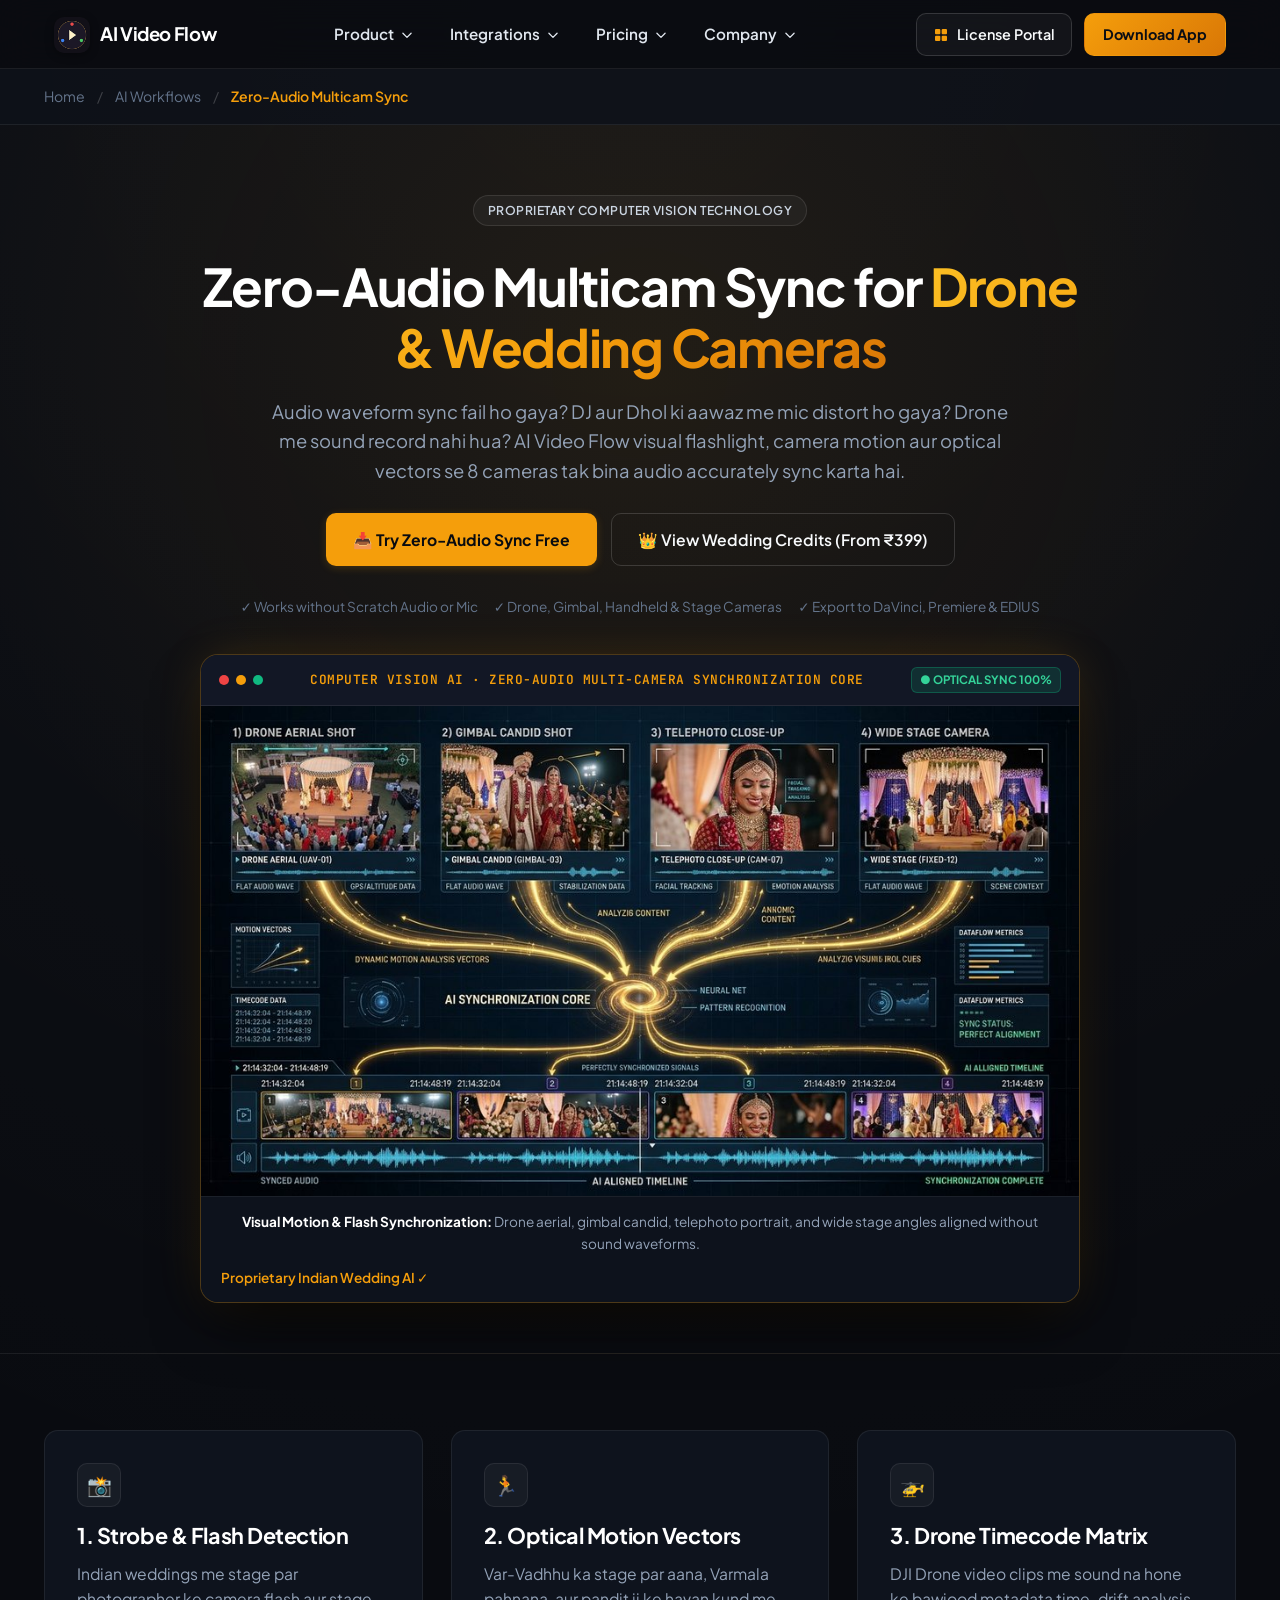
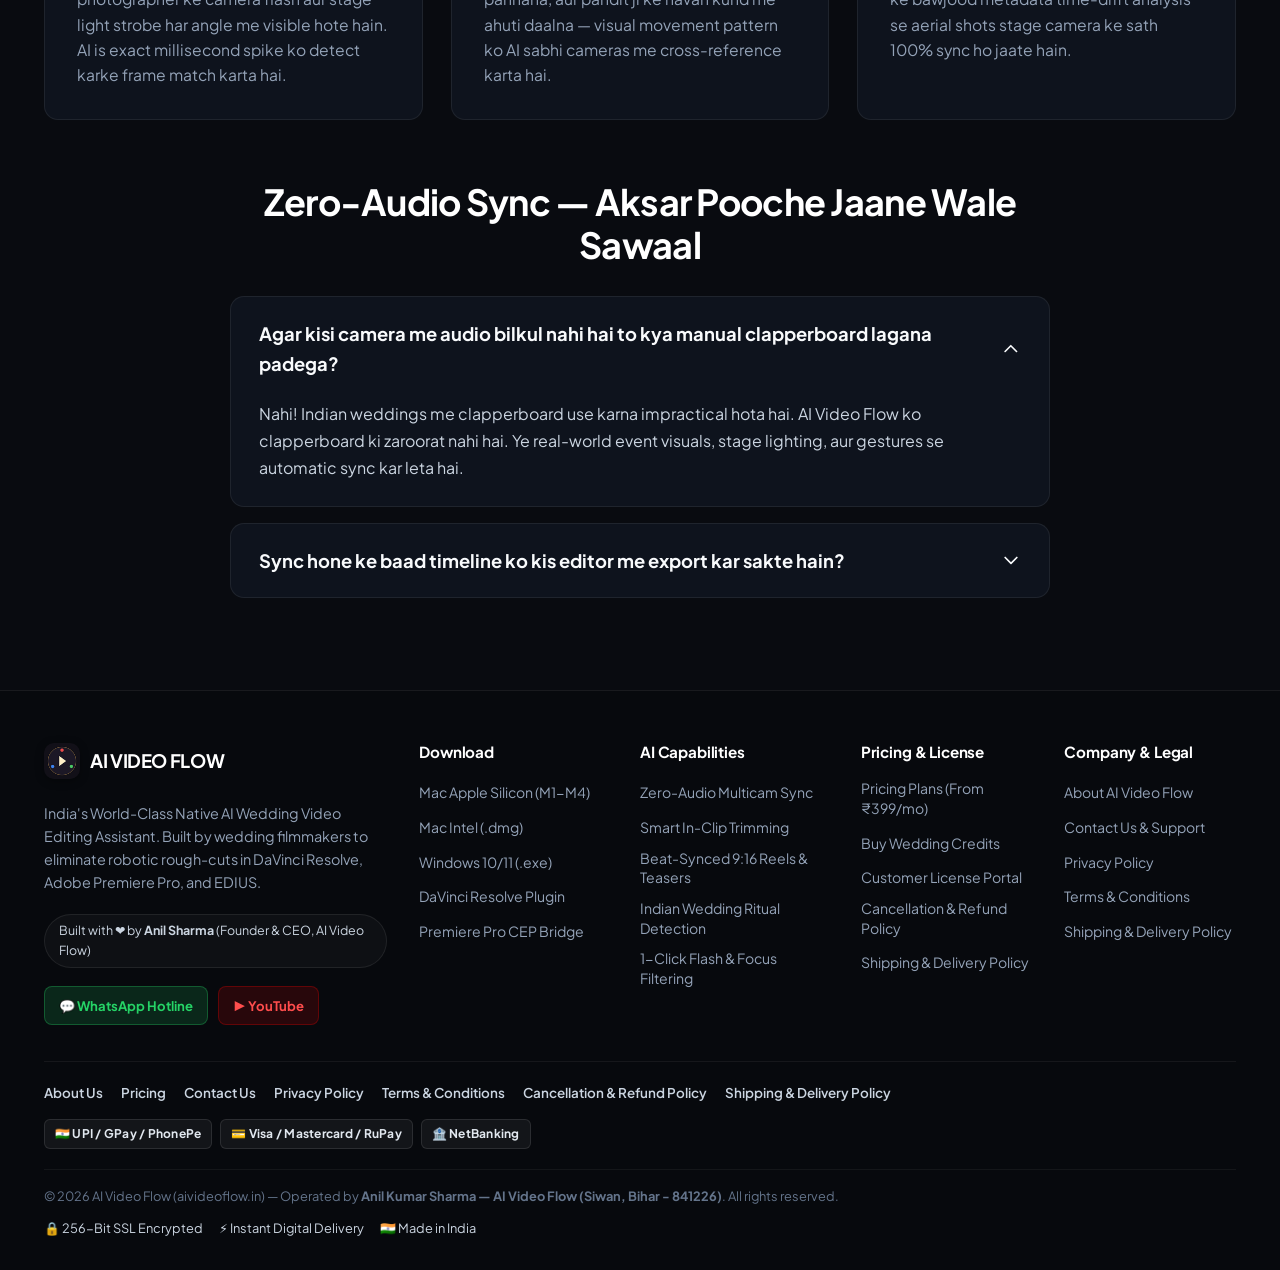
<file: zero-audio-multicam-sync.html>
<!DOCTYPE html>
<html lang="en">
<head>
  <meta charset="UTF-8">
  <meta name="viewport" content="width=device-width, initial-scale=1.0">
  <title>Zero-Audio Multicam Sync for Weddings — AI Video Flow</title>

  <!-- Advanced SEO Meta Tags -->
  <meta name="description" content="Sync 2 to 8 wedding & drone cameras without scratch audio using computer vision. Export synced timelines to DaVinci Resolve, Premiere Pro & EDIUS.">
  <meta name="keywords" content="zero audio multicam sync, sync multicam without scratch audio, sync drone footage with wedding cameras, how to sync multiple cameras without sound, ai multicam sync software, wedding multicam sync problem solved">
  <meta name="author" content="Anil Sharma &amp; AI Video Flow Team">
  <meta name="robots" content="index, follow, max-image-preview:large, max-snippet:-1, max-video-preview:-1">
  <meta name="theme-color" content="#07090e">
  <link rel="canonical" href="https://aivideoflow.in/zero-audio-multicam-sync">

  <!-- OpenGraph / Facebook -->
  <meta property="og:type" content="article">
  <meta property="og:url" content="https://aivideoflow.in/zero-audio-multicam-sync">
  <meta property="og:title" content="Zero-Audio Multicam Sync — Sync Video Without Sound | AI Video Flow">
  <meta property="og:description" content="Drone, gimbal, and candid cameras sync with zero audio in seconds. Compatible with DaVinci Resolve, Premiere Pro &amp; EDIUS.">
  <meta property="og:image" content="https://aivideoflow.in/assets/hero_timeline.jpg">
  <meta property="og:site_name" content="AI Video Flow">
  <meta property="og:locale" content="en_IN">

  <!-- Twitter Card -->
  <meta name="twitter:card" content="summary_large_image">
  <meta name="twitter:url" content="https://aivideoflow.in/zero-audio-multicam-sync">
  <meta name="twitter:title" content="Zero-Audio Multicam Sync for Wedding Filmmakers — AI Video Flow">
  <meta name="twitter:description" content="Proprietary visual light flash &amp; motion AI syncs cameras when audio recording fails or is missing.">
  <meta name="twitter:image" content="https://aivideoflow.in/assets/hero_timeline.jpg">

  <!-- Favicon -->
  <link rel="icon" type="image/png" href="assets/icon.png">
  <link rel="apple-touch-icon" href="assets/icon.png">

  <!-- Fonts & Stylesheet -->
  <link rel="preconnect" href="https://fonts.googleapis.com">
  <link rel="preconnect" href="https://fonts.gstatic.com" crossorigin>
  <link href="https://fonts.googleapis.com/css2?family=JetBrains+Mono:wght@500;700&family=Plus+Jakarta+Sans:wght@400;500;600;700;800&display=swap" rel="stylesheet">
  <link rel="stylesheet" href="css/style.css?v=5.9">

  <!-- JSON-LD Structured Data: BreadcrumbList + TechArticle + FAQPage -->
  <script type="application/ld+json">
  {
    "@context": "https://schema.org",
    "@graph": [
      {
        "@type": "BreadcrumbList",
        "itemListElement": [
          {
            "@type": "ListItem",
            "position": 1,
            "name": "Home",
            "item": "https://aivideoflow.in/"
          },
          {
            "@type": "ListItem",
            "position": 2,
            "name": "Zero-Audio Multicam Sync",
            "item": "https://aivideoflow.in/zero-audio-multicam-sync"
          }
        ]
      },
      {
        "@type": "TechArticle",
        "headline": "How to Synchronize Multiple Wedding Cameras Without Scratch Audio",
        "description": "Technical guide and AI workflow on synchronizing drone, candid, and stage cameras without scratch audio recording.",
        "author": {
          "@type": "Person",
          "name": "Anil Sharma"
        },
        "publisher": {
          "@type": "Organization",
          "name": "AI Video Flow"
        }
      },
      {
        "@type": "FAQPage",
        "mainEntity": [
          {
            "@type": "Question",
            "name": "Why does standard audio waveform sync fail on Indian weddings?",
            "acceptedAnswer": {
              "@type": "Answer",
              "text": "Drones never record audio, gimbal cameras often have internal mics turned off to save battery, and loud DJ/Dhol music distorts camera microphones beyond recognition. Traditional software like PluralEyes or built-in NLE sound sync fails completely in these common scenarios."
            }
          },
          {
            "@type": "Question",
            "name": "How does AI Video Flow sync cameras without audio?",
            "acceptedAnswer": {
              "@type": "Answer",
              "text": "AI Video Flow uses proprietary computer vision algorithms: (1) Photographer light flash detection across all angles, (2) Subject movement and optical motion vector analysis, and (3) Internal camera metadata timecode cross-matching."
            }
          },
          {
            "@type": "Question",
            "name": "How many cameras can be synchronized at once?",
            "acceptedAnswer": {
              "@type": "Answer",
              "text": "AI Video Flow supports synchronizing up to 8 cameras simultaneously, including Sony, Canon, Panasonic, Nikon, RED, and DJI Drone/Action cameras."
            }
          }
        ]
      }
    ]
  }
  </script>
    <!-- Critical Header Base Safeguard -->
  <style>
    .brand-name { white-space: nowrap !important; display: inline-flex !important; align-items: center !important; }
    .dropdown-menu, .mega-menu { display: none; }
    .has-dropdown:hover > .dropdown-menu, .has-dropdown:hover > .mega-menu { display: block; }
    .mobile-drawer-cta { display: none !important; }
    .nav-links, .dropdown-menu, .dropdown-menu li, .mega-item-list, .mega-item-list li { list-style: none !important; }
    .nav-links, .dropdown-menu li { margin: 0; padding: 0; }
  </style>
</head>
<body>
    <!-- Site Navigation -->
        <!-- Site Navigation -->
  <header class="site-header">
    <div class="container nav-wrapper">
      <a href="/" class="brand-logo">
        <img src="assets/icon.png" alt="AI Video Flow Logo" width="36" height="36">
        <span class="brand-name">AI Video Flow</span>
      </a>

      <ul class="nav-links">
        <!-- 1. Product Dropdown -->
        <li class="has-dropdown">
          <a href="/#workflows">
            Product
            <svg class="nav-chevron" viewBox="0 0 24 24"><path stroke-linecap="round" stroke-linejoin="round" d="M19 9l-7 7-7-7"/></svg>
          </a>
          <ul class="dropdown-menu">
            <li>
              <a href="/#workflows">
                <span class="dd-outline-icon">
                  <svg viewBox="0 0 24 24"><rect x="3" y="4" width="18" height="16" rx="3"/><path stroke-linecap="round" stroke-linejoin="round" d="M10 9l5 3-5 3V9z"/></svg>
                </span>
                <div class="dd-text-block">
                  <strong>AI Video Workflows</strong>
                  <span>Automated rough-cuts for Weddings, Reels, YouTube, Podcasts &amp; Tutorials.</span>
                </div>
              </a>
            </li>
            <li>
              <a href="/zero-audio-multicam-sync">
                <span class="dd-outline-icon">
                  <svg viewBox="0 0 24 24"><path stroke-linecap="round" stroke-linejoin="round" d="M13 10V3L4 14h7v7l9-11h-7z"/></svg>
                </span>
                <div class="dd-text-block">
                  <strong>Zero-Audio Multicam Sync</strong>
                  <span>Frame-accurate sync for 2–8 cameras &amp; drones without scratch audio.</span>
                </div>
              </a>
            </li>
            <li>
              <a href="/#features">
                <span class="dd-outline-icon">
                  <svg viewBox="0 0 24 24"><path stroke-linecap="round" stroke-linejoin="round" d="M9.663 17h4.673M12 3v1m6.364 1.636l-.707.707M21 12h-1M4 12H3m3.343-5.657l-.707-.707m2.828 9.9a5 5 0 117.072 0l-.548.547A3.374 3.374 0 0014 18.469V19a2 2 0 11-4 0v-.531c0-.895-.356-1.754-.988-2.386l-.548-.547z"/></svg>
                </span>
                <div class="dd-text-block">
                  <strong>Core AI Capabilities</strong>
                  <span>Smart shaky-clip trimming, Indian ritual detection &amp; music beat sync.</span>
                </div>
              </a>
            </li>
            <li>
              <a href="/#download">
                <span class="dd-outline-icon">
                  <svg viewBox="0 0 24 24"><path stroke-linecap="round" stroke-linejoin="round" d="M4 16v1a3 3 0 003 3h10a3 3 0 003-3v-1m-4-4l-4 4m0 0l-4-4m4 4V4"/></svg>
                </span>
                <div class="dd-text-block">
                  <strong>Download Desktop App</strong>
                  <span>100% offline native installer for Windows 10/11 (.exe) and macOS (.dmg).</span>
                </div>
              </a>
            </li>
          </ul>
        </li>

        <!-- 2. Integrations Dropdown -->
        <li class="has-dropdown">
          <a href="/#editors">
            Integrations
            <svg class="nav-chevron" viewBox="0 0 24 24"><path stroke-linecap="round" stroke-linejoin="round" d="M19 9l-7 7-7-7"/></svg>
          </a>
          <ul class="dropdown-menu">
            <li>
              <a href="/davinci-resolve-wedding-editing">
                <span class="dd-outline-icon">
                  <img src="assets/resolve.png" alt="DaVinci Resolve" width="24" height="24">
                </span>
                <div class="dd-text-block">
                  <strong>DaVinci Resolve</strong>
                  <span>10-Bit color &amp; native FCPXML multicam timeline interchange.</span>
                </div>
              </a>
            </li>
            <li>
              <a href="/premiere-pro-wedding-editing">
                <span class="dd-outline-icon">
                  <img src="assets/premiere.png" alt="Adobe Premiere Pro" width="24" height="24">
                </span>
                <div class="dd-text-block">
                  <strong>Adobe Premiere Pro</strong>
                  <span>Direct CEP sequence bridge for instant multi-track editing.</span>
                </div>
              </a>
            </li>
            <li>
              <a href="/edius-wedding-video-editing">
                <span class="dd-outline-icon">
                  <img src="assets/edius.png" alt="Grass Valley EDIUS" width="24" height="24">
                </span>
                <div class="dd-text-block">
                  <strong>Grass Valley EDIUS</strong>
                  <span>Frame-accurate 25fps PAL sequences engineered for Indian studios.</span>
                </div>
              </a>
            </li>
          </ul>
        </li>

        <!-- 3. Pricing Dropdown (Exact Match to Screenshot!) -->
        <li class="has-dropdown">
          <a href="/pricing">
            Pricing
            <svg class="nav-chevron" viewBox="0 0 24 24"><path stroke-linecap="round" stroke-linejoin="round" d="M19 9l-7 7-7-7"/></svg>
          </a>
          <ul class="dropdown-menu">
            <li>
              <a href="/pricing">
                <span class="dd-outline-icon">
                  <svg viewBox="0 0 24 24"><rect x="3" y="5" width="18" height="14" rx="2"/><path stroke-linecap="round" stroke-linejoin="round" d="M3 10h18M7 15h2"/></svg>
                </span>
                <div class="dd-text-block">
                  <strong>Pricing Plans</strong>
                  <span>Compare subscription options (Free, ₹399/mo, ₹2,499/yr) and choose the right plan.</span>
                </div>
              </a>
            </li>
            <li>
              <a href="/pricing">
                <span class="dd-outline-icon">
                  <svg viewBox="0 0 24 24"><ellipse cx="12" cy="6" rx="7" ry="3"/><path stroke-linecap="round" stroke-linejoin="round" d="M5 6v6c0 1.66 3.13 3 7 3s7-1.34 7-3V6"/><path stroke-linecap="round" stroke-linejoin="round" d="M5 12v6c0 1.66 3.13 3 7 3s7-1.34 7-3v-6"/></svg>
                </span>
                <div class="dd-text-block">
                  <strong>Smart AI Wedding Packs</strong>
                  <span>Per-wedding credit packs (5, 11 &amp; 30 weddings) with lifetime validity.</span>
                </div>
              </a>
            </li>
            <li>
              <a href="https://license.aivideoflow.in/index.php/buy" target="_blank">
                <span class="dd-outline-icon">
                  <svg viewBox="0 0 24 24"><path stroke-linecap="round" stroke-linejoin="round" d="M7 7h.01M7 3h5c.512 0 1.024.195 1.414.586l7 7a2 2 0 010 2.828l-7 7a2 2 0 01-2.828 0l-7-7A1.994 1.994 0 013 12V7a4 4 0 014-4z"/></svg>
                </span>
                <div class="dd-text-block">
                  <strong>Buy Instant License Key</strong>
                  <span>Pay securely via UPI, card or netbanking with instant WhatsApp delivery.</span>
                </div>
              </a>
            </li>
            <li>
              <a href="/contact">
                <span class="dd-outline-icon">
                  <svg viewBox="0 0 24 24"><circle cx="12" cy="12" r="9"/><path stroke-linecap="round" stroke-linejoin="round" d="M9 12l2 2 4-4"/></svg>
                </span>
                <div class="dd-text-block">
                  <strong>Studio &amp; Setup Assistance</strong>
                  <span>Expert assistance for multi-PC studio licensing, setup, and onboarding.</span>
                </div>
              </a>
            </li>
          </ul>
        </li>

        <!-- 4. Company Dropdown -->
        <li class="has-dropdown">
          <a href="/about">
            Company
            <svg class="nav-chevron" viewBox="0 0 24 24"><path stroke-linecap="round" stroke-linejoin="round" d="M19 9l-7 7-7-7"/></svg>
          </a>
          <ul class="dropdown-menu menu-right">
            <li>
              <a href="/about">
                <span class="dd-outline-icon">
                  <svg viewBox="0 0 24 24"><path stroke-linecap="round" stroke-linejoin="round" d="M19 21V5a2 2 0 00-2-2H7a2 2 0 00-2 2v16m14 0h2m-2 0h-5m-9 0H3m2 0h5M9 7h1m-1 4h1m4-4h1m-1 4h1m-5 10v-5a1 1 0 011-1h2a1 1 0 011 1v5m-4 0h4"/></svg>
                </span>
                <div class="dd-text-block">
                  <strong>About Us</strong>
                  <span>Meet Founder &amp; CEO Anil Kumar Sharma and our AI product architecture.</span>
                </div>
              </a>
            </li>
            <li>
              <a href="/contact">
                <span class="dd-outline-icon">
                  <svg viewBox="0 0 24 24"><path stroke-linecap="round" stroke-linejoin="round" d="M3 8l7.89 5.26a2 2 0 002.22 0L21 8M5 19h14a2 2 0 002-2V7a2 2 0 00-2-2H5a2 2 0 00-2 2v10a2 2 0 002 2z"/></svg>
                </span>
                <div class="dd-text-block">
                  <strong>Contact &amp; Support</strong>
                  <span>Direct technical support via WhatsApp hotline, phone call, or email.</span>
                </div>
              </a>
            </li>
            <li>
              <a href="/privacy">
                <span class="dd-outline-icon">
                  <svg viewBox="0 0 24 24"><path stroke-linecap="round" stroke-linejoin="round" d="M9 12l2 2 4-4m5.618-4.016A11.955 11.955 0 0112 2.944a11.955 11.955 0 01-8.618 3.04A12.02 12.02 0 003 9c0 5.591 3.824 10.29 9 11.622 5.176-1.332 9-6.03 9-11.622 0-1.042-.133-2.052-.382-3.016z"/></svg>
                </span>
                <div class="dd-text-block">
                  <strong>Privacy &amp; Data Security</strong>
                  <span>100% local offline processing — your raw footage never leaves your PC.</span>
                </div>
              </a>
            </li>
            <li>
              <a href="/refund">
                <span class="dd-outline-icon">
                  <svg viewBox="0 0 24 24"><path stroke-linecap="round" stroke-linejoin="round" d="M9 12h6m-6 4h6m2 5H7a2 2 0 01-2-2V5a2 2 0 012-2h5.586a1 1 0 01.707.293l5.414 5.414a1 1 0 01.293.707V19a2 2 0 01-2 2z"/></svg>
                </span>
                <div class="dd-text-block">
                  <strong>Terms, Refund &amp; Delivery</strong>
                  <span>7-day money-back guarantee and instant electronic license delivery.</span>
                </div>
              </a>
            </li>
          </ul>
        </li>

        <!-- Mobile Drawer CTA -->
        <li class="mobile-drawer-cta">
          <a href="https://license.aivideoflow.in/index.php/admin" target="_blank" class="btn btn-secondary">License Dashboard</a>
          <a href="/#download" class="btn btn-primary">Download App</a>
        </li>
      </ul>

      <div class="nav-actions">
        <a href="https://license.aivideoflow.in/index.php/admin" target="_blank" class="nav-dashboard-btn">
          <svg fill="currentColor" viewBox="0 0 24 24"><rect x="3" y="3" width="8" height="8" rx="1.5"/><rect x="13" y="3" width="8" height="8" rx="1.5"/><rect x="3" y="13" width="8" height="8" rx="1.5"/><rect x="13" y="13" width="8" height="8" rx="1.5"/></svg>
          License Portal
        </a>
        <a href="/#download" class="btn btn-primary">Download App</a>
        <button class="mobile-toggle" aria-label="Toggle Navigation">☰</button>
      </div>
    </div>
  </header>

  <!-- Breadcrumbs -->
  <nav class="breadcrumbs-bar" aria-label="Breadcrumb">
    <div class="container">
      <a href="/">Home</a>
      <span class="separator">/</span>
      <a href="/#features">AI Workflows</a>
      <span class="separator">/</span>
      <span class="current">Zero-Audio Multicam Sync</span>
    </div>
  </nav>

  <!-- Page Hero -->
  <section class="page-hero">
    <div class="container">
      <div style="max-width:880px;margin:0 auto;text-align:center;">
        <span class="badge badge-version" style="margin-bottom:16px;">PROPRIETARY COMPUTER VISION TECHNOLOGY</span>
        <h1 style="margin:14px 0 18px;">
          Zero-Audio Multicam Sync for <span class="text-gold">Drone &amp; Wedding Cameras</span>
        </h1>
        <p class="subtitle" style="max-width:760px;margin:0 auto 28px;">
          Audio waveform sync fail ho gaya? DJ aur Dhol ki aawaz me mic distort ho gaya? Drone me sound record nahi hua? AI Video Flow visual flashlight, camera motion aur optical vectors se 8 cameras tak bina audio accurately sync karta hai.
        </p>

        <div style="display:flex;gap:14px;justify-content:center;flex-wrap:wrap;margin-bottom:30px;">
          <a href="/#download" class="btn btn-lg btn-primary">📥 Try Zero-Audio Sync Free</a>
          <a href="/pricing" class="btn btn-lg btn-outline-gold">👑 View Wedding Credits (From ₹399)</a>
        </div>

        <div style="font-size:0.85rem;color:var(--text-muted);display:flex;gap:16px;justify-content:center;flex-wrap:wrap;margin-bottom:30px;">
          <span>✓ Works without Scratch Audio or Mic</span>
          <span>✓ Drone, Gimbal, Handheld &amp; Stage Cameras</span>
          <span>✓ Export to DaVinci, Premiere &amp; EDIUS</span>
        </div>

        <!-- Hero Visual Showcase -->
        <div class="hero-visual-frame">
          <div class="hero-visual-header">
            <div class="hero-visual-dots">
              <span></span><span></span><span></span>
            </div>
            <div class="hero-visual-title">COMPUTER VISION AI · ZERO-AUDIO MULTI-CAMERA SYNCHRONIZATION CORE</div>
            <div class="hero-visual-badge">● Optical Sync 100%</div>
          </div>
          <img src="assets/zero-audio-sync-infographic.jpg" alt="Zero Audio Multicam Sync AI Technology Infographic with 4 angles" class="hero-visual-img" loading="lazy" width="940" height="525">
          <div class="hero-visual-caption">
            <div>
              <strong>Visual Motion &amp; Flash Synchronization:</strong> Drone aerial, gimbal candid, telephoto portrait, and wide stage angles aligned without sound waveforms.
            </div>
            <span style="color:var(--accent-gold);font-weight:600;">Proprietary Indian Wedding AI ✓</span>
          </div>
        </div>
      </div>
    </div>
  </section>

  <!-- Main Content Showcase -->
  <main class="section">
    <div class="container">

      <!-- How It Works 3 Pillars Grid -->
      <div class="features-grid" style="margin-bottom:60px;">
        <div class="feature-card">
          <div class="feature-icon">📸</div>
          <h3>1. Strobe &amp; Flash Detection</h3>
          <p>Indian weddings me stage par photographer ke camera flash aur stage light strobe har angle me visible hote hain. AI is exact millisecond spike ko detect karke frame match karta hai.</p>
        </div>

        <div class="feature-card">
          <div class="feature-icon">🏃</div>
          <h3>2. Optical Motion Vectors</h3>
          <p>Var-Vadhhu ka stage par aana, Varmala pahnana, aur pandit ji ke havan kund me ahuti daalna — visual movement pattern ko AI sabhi cameras me cross-reference karta hai.</p>
        </div>

        <div class="feature-card">
          <div class="feature-icon">🚁</div>
          <h3>3. Drone Timecode Matrix</h3>
          <p>DJI Drone video clips me sound na hone ke bawjood metadata time-drift analysis se aerial shots stage camera ke sath 100% sync ho jaate hain.</p>
        </div>
      </div>

      <!-- FAQ Section -->
      <div style="max-width:820px;margin:0 auto;">
        <h2 style="text-align:center;margin-bottom:30px;">Zero-Audio Sync — Aksar Pooche Jaane Wale Sawaal</h2>
        
        <div class="faq-list">
          <div class="faq-item active">
            <div class="faq-question">
              Agar kisi camera me audio bilkul nahi hai to kya manual clapperboard lagana padega?
              <svg width="20" height="20" fill="none" stroke="currentColor" viewBox="0 0 24 24"><path stroke-linecap="round" stroke-linejoin="round" stroke-width="2" d="M19 9l-7 7-7-7"/></svg>
            </div>
            <div class="faq-answer">
              Nahi! Indian weddings me clapperboard use karna impractical hota hai. AI Video Flow ko clapperboard ki zaroorat nahi hai. Ye real-world event visuals, stage lighting, aur gestures se automatic sync kar leta hai.
            </div>
          </div>

          <div class="faq-item">
            <div class="faq-question">
              Sync hone ke baad timeline ko kis editor me export kar sakte hain?
              <svg width="20" height="20" fill="none" stroke="currentColor" viewBox="0 0 24 24"><path stroke-linecap="round" stroke-linejoin="round" stroke-width="2" d="M19 9l-7 7-7-7"/></svg>
            </div>
            <div class="faq-answer">
              Aap DaVinci Resolve (FCPXML), Adobe Premiere Pro (XML/CEP), aur Grass Valley EDIUS (25fps PAL sequence) me 1-click se export kar sakte hain.
            </div>
          </div>
        </div>
      </div>

    </div>
  </main>

  <!-- Ultra-Sundar Professional Footer -->
  <footer class="site-footer">
    <div class="container">
      
      <!-- Trust Features Bar -->
      <div class="footer-trust-bar">
        <div class="trust-item">
          <div class="trust-icon">🔒</div>
          <div class="trust-text">
            <strong>100% Offline Local Processing</strong>
            <span>Raw footage never uploads to any cloud</span>
          </div>
        </div>
        <div class="trust-item">
          <div class="trust-icon">⚡</div>
          <div class="trust-text">
            <strong>Instant Key Delivery</strong>
            <span>License on screen &amp; WhatsApp in 10 sec</span>
          </div>
        </div>
        <div class="trust-item">
          <div class="trust-icon">🛡️</div>
          <div class="trust-text">
            <strong>PCI-DSS 256-Bit SSL</strong>
            <span>Razorpay secure UPI, card &amp; netbanking</span>
          </div>
        </div>
        <div class="trust-item">
          <div class="trust-icon">🎓</div>
          <div class="trust-text">
            <strong>10,000+ Projects Processed</strong>
            <span>Trusted by Wedding & Commercial Studios</span>
          </div>
        </div>
      </div>

      <!-- Main Footer Columns -->
      <div class="footer-grid">
        <div class="footer-brand">
          <a href="/" class="brand-logo">
            <img src="assets/icon.png" alt="AI Video Flow Logo" width="36" height="36">
            <div class="brand-name">AI VIDEO FLOW</div>
          </a>
          <p>
            India's World-Class Native AI Wedding Video Editing Assistant. Built by wedding filmmakers to eliminate robotic rough-cuts in DaVinci Resolve, Adobe Premiere Pro, and EDIUS.
          </p>
          <div class="footer-creator-pill">
            <span>Built with ❤️ by <strong>Anil Sharma</strong> (Founder & CEO, AI Video Flow)</span>
          </div>
          <div class="footer-social-row">
            <a href="https://wa.me/919939800780" target="_blank" class="footer-social-btn whatsapp">💬 WhatsApp Hotline</a>
            <a href="https://www.youtube.com/@QuickartPhotographyAcademy/videos" target="_blank" class="footer-social-btn youtube">▶ YouTube</a>
          </div>
        </div>

        <div class="footer-col">
          <h4>Download</h4>
          <ul class="footer-links">
            <li><a href="https://license.aivideoflow.in/download/mac-arm64" data-download="mac-arm64">Mac Apple Silicon (M1-M4)</a></li>
            <li><a href="https://license.aivideoflow.in/download/mac-x86_64" data-download="mac-x86_64">Mac Intel (.dmg)</a></li>
            <li><a href="https://license.aivideoflow.in/download/windows" data-download="windows">Windows 10/11 (.exe)</a></li>
            <li><a href="/davinci-resolve-wedding-editing">DaVinci Resolve Plugin</a></li>
            <li><a href="/premiere-pro-wedding-editing">Premiere Pro CEP Bridge</a></li>
          </ul>
        </div>

        <div class="footer-col">
          <h4>AI Capabilities</h4>
          <ul class="footer-links">
            <li><a href="/zero-audio-multicam-sync">Zero-Audio Multicam Sync</a></li>
            <li><a href="/#features">Smart In-Clip Trimming</a></li>
            <li><a href="/#features">Beat-Synced 9:16 Reels &amp; Teasers</a></li>
            <li><a href="/#features">Indian Wedding Ritual Detection</a></li>
            <li><a href="/#features">1-Click Flash &amp; Focus Filtering</a></li>
          </ul>
        </div>

        <div class="footer-col">
          <h4>Pricing &amp; License</h4>
          <ul class="footer-links">
            <li><a href="/pricing">Pricing Plans (From ₹399/mo)</a></li>
            <li><a href="https://license.aivideoflow.in/index.php/buy" target="_blank">Buy Wedding Credits</a></li>
            <li><a href="https://license.aivideoflow.in/index.php/admin" target="_blank">Customer License Portal</a></li>
            <li><a href="/refund">Cancellation &amp; Refund Policy</a></li>
            <li><a href="/shipping">Shipping &amp; Delivery Policy</a></li>
          </ul>
        </div>

        <div class="footer-col">
          <h4>Company &amp; Legal</h4>
          <ul class="footer-links">
            <li><a href="/about">About AI Video Flow</a></li>
            <li><a href="/contact">Contact Us &amp; Support</a></li>
            <li><a href="/privacy">Privacy Policy</a></li>
            <li><a href="/terms">Terms &amp; Conditions</a></li>
            <li><a href="/shipping">Shipping &amp; Delivery Policy</a></li>
          </ul>
        </div>
      </div>

      <!-- Payment Gateway Mandatory Compliance & Policy Bar -->
      <div class="footer-legal-strip">
        <div class="footer-policy-pills">
          <a href="/about">About Us</a>
          <a href="/pricing">Pricing</a>
          <a href="/contact">Contact Us</a>
          <a href="/privacy">Privacy Policy</a>
          <a href="/terms">Terms &amp; Conditions</a>
          <a href="/refund">Cancellation &amp; Refund Policy</a>
          <a href="/shipping">Shipping &amp; Delivery Policy</a>
        </div>
        <div class="footer-payment-methods">
          <span class="pay-badge">🇮🇳 UPI / GPay / PhonePe</span>
          <span class="pay-badge">💳 Visa / Mastercard / RuPay</span>
          <span class="pay-badge">🏦 NetBanking</span>
        </div>
      </div>

      <div class="footer-bottom">
        <div>
          © 2026 AI Video Flow (aivideoflow.in) — Operated by <strong>Anil Kumar Sharma — AI Video Flow (Siwan, Bihar - 841226)</strong>. All rights reserved.
        </div>
        <div class="footer-security-badges">
          <span>🔒 256-Bit SSL Encrypted</span>
          <span>⚡ Instant Digital Delivery</span>
          <span>🇮🇳 Made in India</span>
        </div>
      </div>

    </div>
  </footer>

  <script src="js/main.js?v=6.0"></script>
</body>
</html>
</file>
<file: css/style.css>
:root {
  --bg-primary: #07090e;
  --bg-secondary: #0d121d;
  --bg-card: rgba(18, 24, 38, 0.7);
  --bg-card-hover: rgba(26, 34, 52, 0.85);
  --border-color: rgba(255, 255, 255, 0.08);
  --border-highlight: rgba(234, 179, 8, 0.35);
  --text-primary: #f8fafc;
  --text-secondary: #94a3b8;
  --text-muted: #64748b;
  --accent-gold: #f59e0b;
  --accent-gold-bright: #fbbf24;
  --accent-gold-glow: rgba(245, 158, 11, 0.25);
  --accent-cyan: #38bdf8;
  --accent-cyan-glow: rgba(56, 189, 248, 0.2);
  --accent-purple: #a855f7;
  --font-sans: 'Plus Jakarta Sans', system-ui, -apple-system, sans-serif;
  --font-mono: 'JetBrains Mono', monospace;
  --radius-sm: 8px;
  --radius-md: 14px;
  --radius-lg: 20px;
  --radius-full: 9999px;
  --shadow-card: 0 20px 40px -15px rgba(0, 0, 0, 0.6);
  --shadow-glow: 0 0 35px -5px rgba(245, 158, 11, 0.3);
}

* {
  margin: 0;
  padding: 0;
  box-sizing: border-box;
}

html {
  scroll-behavior: smooth;
  font-size: 16px;
  background-color: var(--bg-primary);
  color: var(--text-primary);
  font-family: var(--font-sans);
  -webkit-font-smoothing: antialiased;
  overflow-x: hidden;
  max-width: 100vw;
}

body {
  overflow-x: hidden;
  max-width: 100vw;
  width: 100%;
  position: relative;
  line-height: 1.6;
  background-image: 
    radial-gradient(circle at 15% 15%, rgba(245, 158, 11, 0.08) 0%, transparent 40%),
    radial-gradient(circle at 85% 60%, rgba(56, 189, 248, 0.06) 0%, transparent 45%),
    radial-gradient(circle at 50% 90%, rgba(168, 85, 247, 0.05) 0%, transparent 50%);
  background-attachment: fixed;
}

/* Container */
.container {
  width: 100%;
  max-width: 1240px;
  margin: 0 auto;
  padding: 0 24px;
}

/* Typography */
h1, h2, h3, h4 {
  font-weight: 700;
  line-height: 1.2;
  letter-spacing: -0.02em;
  color: #fff;
}

h1 { font-size: clamp(2.4rem, 5vw, 4rem); }
h2 { font-size: clamp(1.8rem, 3.5vw, 2.75rem); text-align: center; margin-bottom: 1rem; }
h3 { font-size: 1.35rem; }

p {
  color: var(--text-secondary);
  font-size: 1.05rem;
}

.text-gold {
  background: linear-gradient(135deg, #fbbf24 0%, #f59e0b 50%, #d97706 100%);
  -webkit-background-clip: text;
  -webkit-text-fill-color: transparent;
}

.text-cyan {
  background: linear-gradient(135deg, #7dd3fc 0%, #38bdf8 100%);
  -webkit-background-clip: text;
  -webkit-text-fill-color: transparent;
}

/* Header & Nav */
.site-header {
  position: sticky;
  top: 0;
  z-index: 1000;
  background: rgba(9, 12, 20, 0.94);
  backdrop-filter: blur(16px);
  -webkit-backdrop-filter: blur(16px);
  border-bottom: 1px solid rgba(255, 255, 255, 0.08);
  padding: 14px 0;
  transition: all 0.3s ease;
}

.nav-wrapper {
  display: flex;
  justify-content: space-between;
  align-items: center;
  gap: 20px;
}

.brand-logo {
  display: flex;
  align-items: center;
  gap: 12px;
  text-decoration: none;
}

.brand-logo img {
  width: 38px;
  height: 38px;
  border-radius: 9px;
  box-shadow: 0 0 16px rgba(56, 189, 248, 0.25);
}

.brand-name {
  font-size: 1.28rem;
  font-weight: 800;
  letter-spacing: -0.02em;
  white-space: nowrap !important;
  display: inline-flex;
  align-items: center;
  line-height: 1;
}

.brand-name .text-ai {
  color: #ffffff;
}

.brand-name .text-video {
  color: #38bdf8;
}

.brand-name .text-flow {
  color: #f59e0b;
}

.brand-name span.sub {
  display: none !important;
}

.nav-links {
  display: flex;
  align-items: center;
  gap: 24px;
  list-style: none;
  margin: 0;
  padding: 0;
}

.nav-links > li {
  position: relative;
}

.nav-links > li > a {
  color: #94a3b8;
  text-decoration: none;
  font-size: 0.92rem;
  font-weight: 500;
  padding: 6px 0;
  display: inline-flex;
  align-items: center;
  gap: 5px;
  transition: color 0.2s ease;
  white-space: nowrap;
}

.nav-links > li > a:hover,
.nav-links > li > a.active {
  color: #ffffff;
  background: transparent;
}

.arrow-down {
  font-size: 0.55rem;
  color: #64748b;
  transition: transform 0.2s ease, color 0.2s ease;
  display: inline-block;
}

.has-dropdown:hover .arrow-down {
  transform: rotate(180deg);
  color: #38bdf8;
}

/* Elegant Floating Dropdown Menu (Desktop) */
.has-dropdown {
  position: relative;
}

/* =========================================================
   Mega Menu System (Desktop & Mobile)
   ========================================================= */
.has-mega-menu {
  position: static !important;
}

.mega-menu {
  display: none;
  position: absolute;
  top: calc(100% + 12px);
  left: 0;
  right: 0;
  margin: 0 auto;
  width: 100%;
  max-width: 960px;
  background: rgba(10, 14, 25, 0.98);
  backdrop-filter: blur(28px);
  -webkit-backdrop-filter: blur(28px);
  border: 1px solid rgba(255, 255, 255, 0.12);
  border-radius: 18px;
  box-shadow: 0 25px 60px -10px rgba(0, 0, 0, 0.85), 0 0 35px rgba(56, 189, 248, 0.08);
  padding: 24px;
  z-index: 1200;
  box-sizing: border-box;
}

.mega-menu::before {
  content: '';
  position: absolute;
  top: -14px;
  left: 0;
  right: 0;
  height: 14px;
}

.has-dropdown:hover > .mega-menu {
  display: block;
  animation: fadeInDropdown 0.22s cubic-bezier(0.16, 1, 0.3, 1);
}

.mega-menu-grid {
  display: grid;
  grid-template-columns: 1.25fr 1.25fr 1fr;
  gap: 24px;
  align-items: stretch;
}

.mega-menu-grid.solutions-grid {
  grid-template-columns: 1.25fr 1.25fr;
  max-width: 740px;
  margin: 0 auto;
}

.mega-menu-col {
  display: flex;
  flex-direction: column;
}

.mega-col-heading {
  font-size: 0.72rem;
  font-weight: 800;
  text-transform: uppercase;
  letter-spacing: 0.08em;
  color: #94a3b8;
  margin-bottom: 12px;
  padding-bottom: 6px;
  border-bottom: 1px solid rgba(255, 255, 255, 0.07);
  display: flex;
  align-items: center;
  gap: 6px;
}

.mega-item-list {
  list-style: none;
  margin: 0;
  padding: 0;
  display: flex;
  flex-direction: column;
  gap: 4px;
}

.mega-item-list li {
  width: 100%;
}

.mega-item-list a {
  display: flex;
  align-items: flex-start;
  gap: 12px;
  padding: 10px 12px;
  border-radius: 10px;
  color: #e2e8f0;
  text-decoration: none;
  transition: all 0.2s ease;
}

.mega-item-list a:hover {
  background: rgba(255, 255, 255, 0.06);
  color: #ffffff;
  transform: translateX(3px);
}

.mega-item-list .m-icon {
  font-size: 1.25rem;
  line-height: 1;
  flex-shrink: 0;
  margin-top: 2px;
}

.mega-item-list .m-icon-logo {
  width: 26px;
  height: 26px;
  border-radius: 6px;
  display: inline-flex;
  align-items: center;
  justify-content: center;
  font-size: 0.75rem;
  font-weight: 900;
  color: #fff;
  flex-shrink: 0;
  margin-top: 2px;
}

.mega-item-list .m-icon-logo.dv {
  background: linear-gradient(135deg, #f43f5e 0%, #0ea5e9 100%);
}

.mega-item-list .m-icon-logo.ed {
  background: linear-gradient(135deg, #0284c7 0%, #f59e0b 100%);
}

.mega-item-list .m-icon-logo.pr {
  background: #9333ea;
}

.mega-item-list .m-icon-logo.fcp {
  background: linear-gradient(135deg, #10b981 0%, #059669 100%);
}

.mega-item-list .m-text {
  display: flex;
  flex-direction: column;
  gap: 2px;
}

.mega-item-list strong {
  font-size: 0.9rem;
  font-weight: 600;
  color: #ffffff;
  display: inline-flex;
  align-items: center;
  gap: 6px;
}

.mega-item-list small {
  font-size: 0.78rem;
  color: #94a3b8;
  line-height: 1.35;
}

/* Mega Menu Spotlight Card (Right Column) */
.mega-featured-card {
  background: linear-gradient(145deg, rgba(139, 92, 246, 0.12) 0%, rgba(56, 189, 248, 0.08) 100%);
  border: 1px solid rgba(139, 92, 246, 0.25);
  border-radius: 14px;
  padding: 18px;
  display: flex;
  flex-direction: column;
  justify-content: space-between;
  position: relative;
  overflow: hidden;
}

.mega-featured-card::before {
  content: '';
  position: absolute;
  top: -30px;
  right: -30px;
  width: 100px;
  height: 100px;
  background: radial-gradient(circle, rgba(139, 92, 246, 0.3) 0%, transparent 70%);
  border-radius: 50%;
  pointer-events: none;
}

.mega-card-badge {
  display: inline-flex;
  align-items: center;
  gap: 5px;
  font-size: 0.65rem;
  font-weight: 800;
  color: #a78bfa;
  background: rgba(139, 92, 246, 0.2);
  padding: 3px 8px;
  border-radius: 6px;
  border: 1px solid rgba(139, 92, 246, 0.4);
  width: fit-content;
  margin-bottom: 10px;
  letter-spacing: 0.04em;
}

.mega-featured-card h4 {
  font-size: 1.05rem;
  font-weight: 700;
  color: #ffffff;
  margin: 0 0 6px 0;
}

.mega-featured-card p {
  font-size: 0.8rem;
  color: #cbd5e1;
  line-height: 1.4;
  margin: 0 0 12px 0;
}

.mega-card-nles {
  display: flex;
  align-items: center;
  gap: 8px;
  font-size: 0.75rem;
  color: #94a3b8;
  margin-bottom: 14px;
}

.mega-card-nles span {
  color: #f1f5f9;
  font-weight: 600;
}

.mega-card-btn {
  display: inline-flex;
  align-items: center;
  justify-content: center;
  gap: 6px;
  background: linear-gradient(135deg, #7c3aed 0%, #6366f1 100%);
  color: #ffffff !important;
  font-size: 0.82rem;
  font-weight: 700;
  padding: 8px 14px;
  border-radius: 8px;
  text-decoration: none;
  transition: all 0.2s ease;
  box-shadow: 0 4px 14px rgba(124, 58, 237, 0.35);
}

.mega-card-btn:hover {
  transform: translateY(-2px);
  box-shadow: 0 6px 20px rgba(124, 58, 237, 0.5);
  background: linear-gradient(135deg, #8b5cf6 0%, #7c3aed 100%);
}

/* Regular Dropdown Menu (For Resources & Company) */
.dropdown-menu {
  display: none;
  position: absolute;
  top: 100%;
  left: 0;
  margin-top: 8px;
  min-width: 290px;
  background: rgba(10, 14, 23, 0.98);
  backdrop-filter: blur(24px);
  -webkit-backdrop-filter: blur(24px);
  border: 1px solid rgba(255, 255, 255, 0.1);
  border-radius: 12px;
  box-shadow: 0 20px 45px -10px rgba(0, 0, 0, 0.8), 0 0 25px rgba(56, 189, 248, 0.08);
  padding: 8px;
  list-style: none;
  z-index: 1100;
}

.dropdown-menu.menu-right,
.nav-links > li:nth-last-child(2) .dropdown-menu,
.nav-links > li:nth-last-child(3) .dropdown-menu {
  left: auto;
  right: 0;
}

.dropdown-menu::before {
  content: '';
  position: absolute;
  top: -10px;
  left: 0;
  right: 0;
  height: 10px;
}

.has-dropdown:not(.has-mega-menu):hover > .dropdown-menu {
  display: block;
  animation: fadeInDropdown 0.2s ease-out;
}

.dropdown-menu li {
  width: 100%;
  list-style: none;
}

.dropdown-menu li a {
  display: flex;
  align-items: center;
  gap: 10px;
  padding: 10px 14px;
  border-radius: 8px;
  color: #cbd5e1;
  text-decoration: none;
  font-size: 0.88rem;
  font-weight: 500;
  transition: all 0.2s ease;
  white-space: nowrap;
}

.dropdown-menu li a:hover {
  background: rgba(255, 255, 255, 0.06);
  color: #ffffff;
  transform: translateX(3px);
}

.dropdown-menu li a .badge-mini {
  font-size: 0.65rem;
  font-weight: 800;
  padding: 2px 6px;
  border-radius: 4px;
  background: rgba(245, 158, 11, 0.2);
  color: var(--accent-gold);
  border: 1px solid rgba(245, 158, 11, 0.35);
  margin-left: auto;
  text-transform: uppercase;
  letter-spacing: 0.04em;
}

/* =========================================================
   Unique State-of-the-Art Button Animations
   ========================================================= */

/* Shimmer Light Beam Effect across primary buttons */
.btn-primary,
.btn-build-timelines,
.mega-card-btn {
  position: relative;
  overflow: hidden;
  isolation: isolate;
}

.btn-primary::after,
.btn-build-timelines::after,
.mega-card-btn::after {
  content: '';
  position: absolute;
  top: -50%;
  left: -150%;
  width: 80%;
  height: 200%;
  background: linear-gradient(
    90deg,
    transparent 0%,
    rgba(255, 255, 255, 0.08) 25%,
    rgba(255, 255, 255, 0.45) 50%,
    rgba(255, 255, 255, 0.08) 75%,
    transparent 100%
  );
  transform: rotate(28deg);
  animation: cosmicShimmerBeam 4.5s cubic-bezier(0.4, 0, 0.2, 1) infinite;
  pointer-events: none;
}

@keyframes cosmicShimmerBeam {
  0% {
    left: -160%;
    opacity: 0;
  }
  15% {
    opacity: 1;
  }
  35% {
    left: 160%;
    opacity: 0;
  }
  100% {
    left: 160%;
    opacity: 0;
  }
}

/* Ambient Gold Breathing Aura for Primary Buttons */
.btn-primary {
  box-shadow: 0 4px 18px rgba(245, 158, 11, 0.32), 0 0 25px rgba(245, 158, 11, 0.12);
  animation: goldBreathingPulse 3.5s ease-in-out infinite alternate;
}

@keyframes goldBreathingPulse {
  0% {
    box-shadow: 0 4px 16px rgba(245, 158, 11, 0.28), 0 0 20px rgba(245, 158, 11, 0.08);
  }
  100% {
    box-shadow: 0 6px 26px rgba(245, 158, 11, 0.52), 0 0 32px rgba(245, 158, 11, 0.22);
  }
}

/* Cosmic Purple "Build Timelines" Button (From User Screenshot!) */
.btn-build-timelines {
  width: 100%;
  background: linear-gradient(135deg, #7c3aed 0%, #6d28d9 50%, #5b21b6 100%);
  color: #ffffff;
  font-size: 1.08rem;
  font-weight: 700;
  padding: 15px 24px;
  border-radius: 12px;
  border: 1px solid rgba(255, 255, 255, 0.22);
  cursor: pointer;
  display: flex;
  align-items: center;
  justify-content: center;
  gap: 10px;
  box-shadow: 0 8px 28px rgba(124, 58, 237, 0.45), 0 0 35px rgba(139, 92, 246, 0.22), inset 0 1px 1px rgba(255, 255, 255, 0.35);
  transition: all 0.25s cubic-bezier(0.16, 1, 0.3, 1);
  animation: purpleBreathingGlow 2.8s ease-in-out infinite alternate;
}

@keyframes purpleBreathingGlow {
  0% {
    box-shadow: 0 6px 22px rgba(124, 58, 237, 0.35), 0 0 22px rgba(139, 92, 246, 0.15), inset 0 1px 1px rgba(255, 255, 255, 0.25);
  }
  100% {
    box-shadow: 0 10px 34px rgba(124, 58, 237, 0.62), 0 0 42px rgba(139, 92, 246, 0.32), inset 0 1px 2px rgba(255, 255, 255, 0.55);
  }
}

.btn-build-timelines:hover {
  transform: translateY(-2px) scale(1.008);
  background: linear-gradient(135deg, #8b5cf6 0%, #7c3aed 50%, #6d28d9 100%);
  border-color: rgba(255, 255, 255, 0.4);
}

.btn-build-timelines:active {
  transform: translateY(1px) scale(0.99);
}

/* Unique Outline Button with Ambient Halo */
.btn-outline-gold {
  position: relative;
  transition: all 0.25s ease;
}

.btn-outline-gold:hover {
  box-shadow: 0 0 22px rgba(245, 158, 11, 0.32), inset 0 0 12px rgba(245, 158, 11, 0.12);
  border-color: #fbbf24 !important;
}

.nav-actions {
  display: flex;
  align-items: center;
  gap: 12px;
  flex-shrink: 0;
}

.nav-actions .btn {
  border-radius: 8px !important;
  padding: 8px 18px;
  font-size: 0.88rem;
  font-weight: 600;
  white-space: nowrap !important;
  flex-shrink: 0;
  letter-spacing: -0.01em;
}

.nav-actions .btn-outline-gold {
  background: rgba(255, 255, 255, 0.04);
  color: #ffffff;
  border: 1px solid rgba(255, 255, 255, 0.18);
  border-radius: 8px !important;
}

.nav-actions .btn-outline-gold:hover {
  background: rgba(255, 255, 255, 0.1);
  border-color: rgba(255, 255, 255, 0.35);
  color: #ffffff;
  transform: translateY(-1px);
}

.nav-actions .btn-primary {
  background: linear-gradient(135deg, #f59e0b 0%, #d97706 100%);
  color: #0a0d14;
  border: 1px solid transparent;
  border-radius: 8px !important;
  font-weight: 700;
  box-shadow: 0 2px 10px rgba(245, 158, 11, 0.3);
}

.nav-actions .btn-primary:hover {
  background: linear-gradient(135deg, #fbbf24 0%, #f59e0b 100%);
  box-shadow: 0 4px 16px rgba(245, 158, 11, 0.45);
  transform: translateY(-1px);
}

/* Buttons */
.btn {
  display: inline-flex;
  align-items: center;
  justify-content: center;
  gap: 8px;
  padding: 12px 24px;
  border-radius: var(--radius-full);
  font-size: 0.95rem;
  font-weight: 700;
  text-decoration: none;
  cursor: pointer;
  transition: all 0.25s cubic-bezier(0.4, 0, 0.2, 1);
  border: 1px solid transparent;
  white-space: nowrap !important;
  flex-shrink: 0;
}

.btn-primary {
  background: linear-gradient(135deg, #f59e0b 0%, #d97706 100%);
  color: #000;
  box-shadow: 0 4px 20px var(--accent-gold-glow);
}

.btn-primary:hover {
  transform: translateY(-2px);
  box-shadow: 0 8px 25px rgba(245, 158, 11, 0.45);
  background: linear-gradient(135deg, #fbbf24 0%, #f59e0b 100%);
}

.btn-secondary {
  background: rgba(255, 255, 255, 0.05);
  color: #fff;
  border: 1px solid var(--border-color);
  backdrop-filter: blur(8px);
}

.btn-secondary:hover {
  background: rgba(255, 255, 255, 0.12);
  border-color: rgba(255, 255, 255, 0.2);
  transform: translateY(-2px);
}

.btn-outline-gold {
  background: rgba(245, 158, 11, 0.06);
  color: var(--accent-gold-bright);
  border: 1px solid var(--accent-gold);
}

.btn-outline-gold:hover {
  background: rgba(245, 158, 11, 0.16);
  transform: translateY(-2px);
}

.btn-lg {
  padding: 16px 32px;
  font-size: 1.05rem;
}

/* Badges */
.badge {
  display: inline-flex;
  align-items: center;
  gap: 8px;
  padding: 6px 16px;
  border-radius: var(--radius-full);
  font-size: 0.85rem;
  font-weight: 700;
  letter-spacing: 0.02em;
}

.badge-version {
  background: rgba(245, 158, 11, 0.12);
  border: 1px solid rgba(245, 158, 11, 0.35);
  color: var(--accent-gold-bright);
}

.badge-pill {
  background: rgba(56, 189, 248, 0.12);
  border: 1px solid rgba(56, 189, 248, 0.3);
  color: var(--accent-cyan);
}

/* Hero Section */
.hero-section {
  padding: 70px 0 60px;
  text-align: center;
  position: relative;
  background: radial-gradient(circle at 50% 20%, rgba(245, 158, 11, 0.08) 0%, transparent 60%);
}

.hero-content {
  max-width: 1040px;
  margin: 0 auto;
}

/* Hero Top Integration Badge */
.hero-bridge-badge {
  display: inline-flex;
  align-items: center;
  gap: 10px;
  padding: 8px 20px;
  background: rgba(255, 255, 255, 0.04);
  border: 1px solid rgba(245, 158, 11, 0.35);
  border-radius: var(--radius-full);
  font-size: 0.88rem;
  color: #e2e8f0;
  margin-bottom: 24px;
  backdrop-filter: blur(8px);
  box-shadow: 0 4px 20px rgba(0, 0, 0, 0.4), 0 0 15px rgba(245, 158, 11, 0.1);
}

.hero-bridge-badge strong {
  color: #fff;
}

.badge-pulse {
  width: 8px;
  height: 8px;
  background: #10b981;
  border-radius: 50%;
  box-shadow: 0 0 10px #10b981;
  animation: pulseGreen 1.8s infinite;
}

@keyframes pulseGreen {
  0% { transform: scale(0.95); box-shadow: 0 0 0 0 rgba(16, 185, 129, 0.7); }
  70% { transform: scale(1.1); box-shadow: 0 0 0 8px rgba(16, 185, 129, 0); }
  100% { transform: scale(0.95); box-shadow: 0 0 0 0 rgba(16, 185, 129, 0); }
}

.hero-subtitle {
  font-size: 1.2rem;
  line-height: 1.6;
  margin: 20px auto 32px;
  max-width: 820px;
  color: #cbd5e1;
}

.hero-subtitle strong {
  color: #fff;
}

.hero-cta-group {
  display: flex;
  justify-content: center;
  flex-wrap: wrap;
  gap: 14px;
  margin-bottom: 24px;
}

.hero-platform-notice {
  font-size: 0.86rem;
  color: var(--text-muted);
  display: flex;
  align-items: center;
  justify-content: center;
  gap: 10px;
  margin-bottom: 36px;
  flex-wrap: wrap;
}

/* 3-Step Visual Connection Diagram ("How it Connects") */
.workflow-connection-diagram {
  display: grid;
  grid-template-columns: 1fr auto 1.1fr auto 1fr;
  align-items: center;
  gap: 14px;
  max-width: 980px;
  margin: 0 auto 36px;
  padding: 18px 24px;
  background: rgba(13, 18, 30, 0.7);
  border: 1px solid rgba(255, 255, 255, 0.1);
  border-radius: 16px;
  backdrop-filter: blur(14px);
  box-shadow: 0 15px 35px -10px rgba(0, 0, 0, 0.6);
}

.wf-step {
  display: flex;
  align-items: center;
  gap: 12px;
  text-align: left;
  padding: 10px 14px;
  background: rgba(255, 255, 255, 0.03);
  border: 1px solid rgba(255, 255, 255, 0.07);
  border-radius: 12px;
}

.wf-step-hub {
  background: rgba(245, 158, 11, 0.08);
  border-color: rgba(245, 158, 11, 0.35);
  box-shadow: 0 0 20px rgba(245, 158, 11, 0.12);
}

.wf-step-target {
  background: rgba(56, 189, 248, 0.08);
  border-color: rgba(56, 189, 248, 0.35);
  box-shadow: 0 0 20px rgba(56, 189, 248, 0.1);
}

.wf-step-icon {
  width: 38px;
  height: 38px;
  border-radius: 10px;
  display: flex;
  align-items: center;
  justify-content: center;
  font-size: 1.25rem;
  flex-shrink: 0;
  background: rgba(255, 255, 255, 0.08);
}

.wf-step-text strong {
  display: block;
  font-size: 0.9rem;
  color: #fff;
  line-height: 1.2;
}

.wf-step-text span {
  display: block;
  font-size: 0.74rem;
  color: #94a3b8;
  margin-top: 3px;
}

.wf-arrow {
  display: flex;
  flex-direction: column;
  align-items: center;
  gap: 4px;
}

.wf-arrow .arrow-glow {
  font-size: 0.68rem;
  font-weight: 700;
  color: var(--accent-gold);
  background: rgba(245, 158, 11, 0.15);
  border: 1px solid rgba(245, 158, 11, 0.3);
  padding: 3px 8px;
  border-radius: 20px;
  white-space: nowrap;
}

.wf-arrow .arrow-symbol {
  font-size: 1.1rem;
  color: #64748b;
  line-height: 1;
}

/* Interactive 3-NLE Bridge Switcher Cards */
.nle-bridge-strip {
  display: grid;
  grid-template-columns: repeat(3, 1fr);
  gap: 14px;
  max-width: 980px;
  margin: 0 auto 24px;
}

.nle-bridge-card {
  display: flex;
  align-items: center;
  gap: 12px;
  text-align: left;
  padding: 12px 16px;
  background: rgba(13, 18, 29, 0.85);
  border: 1px solid rgba(255, 255, 255, 0.1);
  border-radius: 14px;
  cursor: pointer;
  transition: all 0.25s cubic-bezier(0.4, 0, 0.2, 1);
  position: relative;
  overflow: hidden;
}

.nle-bridge-card:hover {
  background: rgba(255, 255, 255, 0.06);
  border-color: rgba(255, 255, 255, 0.25);
  transform: translateY(-2px);
}

.nle-bridge-card.active {
  background: rgba(15, 23, 42, 0.95);
  border-color: var(--accent-gold);
  box-shadow: 0 10px 25px -5px rgba(0, 0, 0, 0.6), 0 0 20px rgba(245, 158, 11, 0.2);
}

.nle-bridge-card.active::before {
  content: '';
  position: absolute;
  top: 0;
  left: 0;
  right: 0;
  height: 3px;
  background: linear-gradient(90deg, #f59e0b, #38bdf8);
}

.nle-icon {
  width: 38px;
  height: 38px;
  border-radius: 10px;
  display: flex;
  align-items: center;
  justify-content: center;
  font-size: 1rem;
  font-weight: 900;
  color: #fff;
  flex-shrink: 0;
  font-family: var(--font-mono);
}

.nle-icon.pr {
  background: linear-gradient(135deg, #7c3aed 0%, #4c1d95 100%);
  border: 1px solid rgba(168, 85, 247, 0.4);
}

.nle-icon.edius {
  background: linear-gradient(135deg, #0284c7 0%, #0369a1 100%);
  border: 1px solid rgba(56, 189, 248, 0.4);
}

.nle-icon.davinci {
  background: linear-gradient(135deg, #e11d48 0%, #9f1239 100%);
  border: 1px solid rgba(244, 63, 94, 0.4);
}

.nle-info {
  flex: 1;
  min-width: 0;
}

.nle-info strong {
  display: block;
  font-size: 0.92rem;
  color: #fff;
  white-space: nowrap;
  overflow: hidden;
  text-overflow: ellipsis;
}

.nle-info span {
  display: block;
  font-size: 0.72rem;
  color: #94a3b8;
  margin-top: 2px;
  white-space: nowrap;
  overflow: hidden;
  text-overflow: ellipsis;
}

.bridge-tag {
  font-size: 0.65rem;
  font-weight: 700;
  text-transform: uppercase;
  letter-spacing: 0.04em;
  padding: 3px 8px;
  border-radius: 6px;
  background: rgba(255, 255, 255, 0.06);
  color: #94a3b8;
  border: 1px solid rgba(255, 255, 255, 0.1);
  white-space: nowrap;
}

.nle-bridge-card.active .bridge-tag {
  background: rgba(245, 158, 11, 0.2);
  color: var(--accent-gold);
  border-color: rgba(245, 158, 11, 0.4);
}

/* Hero Visual Mockup */
.hero-visual {
  margin-top: 20px;
  position: relative;
}

.mockup-wrapper {
  background: var(--bg-card);
  border: 1px solid rgba(255, 255, 255, 0.14);
  border-radius: var(--radius-lg);
  padding: 12px;
  box-shadow: 0 35px 90px -20px rgba(0, 0, 0, 0.9), 0 0 50px -10px rgba(56, 189, 248, 0.15);
  backdrop-filter: blur(14px);
  position: relative;
  overflow: hidden;
}

.mockup-header {
  display: flex;
  align-items: center;
  justify-content: space-between;
  padding: 8px 12px 14px;
  gap: 12px;
}

.window-dots {
  display: flex;
  gap: 6px;
}

.window-dots span {
  width: 10px;
  height: 10px;
  border-radius: 50%;
}

.dot-red { background: #ef4444; }
.dot-yellow { background: #f59e0b; }
.dot-green { background: #10b981; }

.mockup-title {
  font-size: 0.78rem;
  font-family: var(--font-mono);
  color: #cbd5e1;
  font-weight: 600;
  letter-spacing: 0.03em;
  white-space: nowrap;
  overflow: hidden;
  text-overflow: ellipsis;
}

.mockup-image {
  width: 100%;
  height: auto;
  border-radius: var(--radius-md);
  display: block;
  transition: opacity 0.3s ease;
}

/* Floating Badges */
.floating-badge {
  position: absolute;
  background: rgba(10, 14, 23, 0.94);
  border: 1px solid rgba(245, 158, 11, 0.35);
  padding: 10px 18px;
  border-radius: 12px;
  backdrop-filter: blur(12px);
  box-shadow: 0 15px 35px rgba(0,0,0,0.6);
  font-size: 0.84rem;
  font-weight: 700;
  color: #fff;
  display: flex;
  align-items: center;
  gap: 10px;
  animation: float 4s ease-in-out infinite alternate;
  z-index: 10;
}

.badge-top-left {
  top: 14%;
  left: 20px;
}

.badge-bottom-right {
  bottom: 12%;
  right: 20px;
  animation-delay: 2s;
  border-color: rgba(56, 189, 248, 0.35);
}

@keyframes float {
  0% { transform: translateY(0px); }
  100% { transform: translateY(-8px); }
}

/* Logos Section */
.logos-section {
  padding: 40px 0;
  border-top: 1px solid var(--border-color);
  border-bottom: 1px solid var(--border-color);
  text-align: center;
}

.logos-title {
  font-size: 0.85rem;
  text-transform: uppercase;
  letter-spacing: 0.12em;
  color: var(--text-muted);
  margin-bottom: 24px;
}

.logos-grid {
  display: flex;
  justify-content: center;
  align-items: center;
  flex-wrap: wrap;
  gap: 36px 60px;
}

.logo-item {
  display: flex;
  align-items: center;
  gap: 10px;
  font-size: 1.1rem;
  font-weight: 700;
  color: #cbd5e1;
  opacity: 0.85;
  transition: opacity 0.2s, transform 0.2s;
}

.logo-item:hover {
  opacity: 1;
  transform: translateY(-2px);
  color: #fff;
}

.logo-item svg {
  width: 28px;
  height: 28px;
}

/* Section Common */
.section {
  padding: 100px 0;
  position: relative;
}

.section-tag {
  text-align: center;
  margin-bottom: 12px;
}

.section-desc {
  text-align: center;
  max-width: 650px;
  margin: 0 auto 60px;
  font-size: 1.15rem;
}

/* Features Grid */
.features-grid {
  display: grid;
  grid-template-columns: repeat(auto-fit, minmax(350px, 1fr));
  gap: 28px;
}

.feature-card {
  background: var(--bg-card);
  border: 1px solid var(--border-color);
  border-radius: var(--radius-lg);
  padding: 32px;
  transition: all 0.3s cubic-bezier(0.4, 0, 0.2, 1);
  position: relative;
  overflow: hidden;
}

.feature-card:hover {
  background: var(--bg-card-hover);
  border-color: var(--border-highlight);
  transform: translateY(-6px);
  box-shadow: var(--shadow-card);
}

.feature-icon {
  width: 54px;
  height: 54px;
  border-radius: 14px;
  background: rgba(245, 158, 11, 0.12);
  border: 1px solid rgba(245, 158, 11, 0.25);
  display: flex;
  align-items: center;
  justify-content: center;
  font-size: 1.5rem;
  margin-bottom: 22px;
  color: var(--accent-gold);
}

.feature-card h3 {
  margin-bottom: 12px;
}

.feature-card p {
  font-size: 0.98rem;
  line-height: 1.6;
}

/* Showcase / Before-After Section */
.showcase-box {
  background: var(--bg-card);
  border: 1px solid var(--border-color);
  border-radius: var(--radius-lg);
  padding: 36px;
  display: grid;
  grid-template-columns: 1fr 1fr;
  gap: 40px;
  align-items: center;
}

.showcase-media {
  position: relative;
  border-radius: var(--radius-md);
  overflow: hidden;
  box-shadow: 0 15px 35px rgba(0,0,0,0.6);
}

.showcase-media img {
  width: 100%;
  height: 100%;
  object-fit: cover;
  display: block;
}

.showcase-details ul {
  list-style: none;
  margin: 24px 0;
}

.showcase-details li {
  display: flex;
  align-items: flex-start;
  gap: 12px;
  margin-bottom: 14px;
  color: #cbd5e1;
}

.showcase-details li svg {
  color: var(--accent-gold);
  flex-shrink: 0;
  margin-top: 3px;
}

/* How It Works Steps */
.steps-grid {
  display: grid;
  grid-template-columns: repeat(3, 1fr);
  gap: 30px;
}

.step-card {
  background: var(--bg-card);
  border: 1px solid var(--border-color);
  border-radius: var(--radius-lg);
  padding: 36px 28px;
  position: relative;
  transition: all 0.3s;
}

.step-card:hover {
  border-color: var(--border-highlight);
  transform: translateY(-4px);
}

.step-num {
  font-family: var(--font-mono);
  font-size: 2.75rem;
  font-weight: 800;
  color: rgba(245, 158, 11, 0.2);
  position: absolute;
  top: 20px;
  right: 24px;
}

.step-card h3 {
  margin: 18px 0 12px;
}

/* Modern Segmented Pricing System (User Design) */
.pricing-header-center {
  text-align: center;
  max-width: 780px;
  margin: 0 auto;
}

.pricing-header-center h2 {
  font-size: clamp(2rem, 4vw, 2.8rem);
  font-weight: 800;
  margin-bottom: 10px;
  letter-spacing: -0.02em;
}

.pricing-header-center p.subtitle {
  color: #94a3b8;
  font-size: 1.05rem;
  line-height: 1.6;
}

.pricing-switcher-wrapper {
  display: inline-flex;
  background: #0d121d;
  border: 1px solid rgba(255, 255, 255, 0.08);
  border-radius: 16px;
  padding: 6px;
  gap: 6px;
  margin: 32px auto 14px;
  box-shadow: 0 10px 30px rgba(0, 0, 0, 0.4);
}

.pricing-switch-btn {
  background: transparent;
  border: 1px solid transparent;
  padding: 12px 28px;
  border-radius: 12px;
  cursor: pointer;
  text-align: left;
  color: #94a3b8;
  transition: all 0.25s cubic-bezier(0.16, 1, 0.3, 1);
}

.pricing-switch-btn .btn-title {
  display: block;
  font-size: 1.05rem;
  font-weight: 700;
  color: #cbd5e1;
  transition: color 0.2s;
}

.pricing-switch-btn .btn-sub {
  display: block;
  font-size: 0.78rem;
  color: #64748b;
  margin-top: 2px;
  transition: color 0.2s;
}

.pricing-switch-btn.active {
  background: #172033;
  border-color: rgba(255, 255, 255, 0.12);
  color: #fff;
  box-shadow: 0 4px 15px rgba(0, 0, 0, 0.35);
}

.pricing-switch-btn.active .btn-title {
  color: #fff;
}

.pricing-switch-btn.active .btn-sub {
  color: #fbbf24;
}

.pricing-tab-caption {
  text-align: center;
  color: #94a3b8;
  font-size: 0.98rem;
  margin-bottom: 40px;
  max-width: 720px;
  margin-left: auto;
  margin-right: auto;
  line-height: 1.6;
}

/* Tab Panels */
.pricing-tab-panel {
  display: none;
  animation: fadeInPricing 0.3s ease-out forwards;
}

.pricing-tab-panel.active {
  display: block;
}

@keyframes fadeInPricing {
  from {
    opacity: 0;
    transform: translateY(6px);
  }
  to {
    opacity: 1;
    transform: translateY(0);
  }
}

.plans-grid-3 {
  display: grid;
  grid-template-columns: repeat(3, 1fr);
  gap: 24px;
}

.plans-grid-4 {
  display: grid;
  grid-template-columns: repeat(4, 1fr);
  gap: 20px;
}

/* Individual Plan Card */
.plan-card {
  background: #0c101a;
  border: 1px solid rgba(255, 255, 255, 0.08);
  border-radius: 18px;
  padding: 34px 28px;
  display: flex;
  flex-direction: column;
  position: relative;
  transition: all 0.3s cubic-bezier(0.16, 1, 0.3, 1);
  box-shadow: 0 10px 30px rgba(0, 0, 0, 0.35);
}

.plan-card:hover {
  transform: translateY(-4px);
  border-color: rgba(255, 255, 255, 0.18);
  box-shadow: 0 16px 40px rgba(0, 0, 0, 0.5);
}

.plan-card.highlighted {
  border-color: rgba(234, 179, 8, 0.45);
  box-shadow: 0 10px 40px -10px rgba(234, 179, 8, 0.2);
}

.plan-card .card-badge {
  position: absolute;
  top: -12px;
  right: 22px;
  background: #eab308;
  color: #0b0f19;
  font-size: 0.72rem;
  font-weight: 800;
  padding: 4px 14px;
  border-radius: 9999px;
  letter-spacing: 0.03em;
  text-transform: capitalize;
  box-shadow: 0 4px 12px rgba(234, 179, 8, 0.35);
}

.plan-card .plan-name {
  font-size: 1.05rem;
  font-weight: 700;
  color: #f1f5f9;
  margin-bottom: 14px;
}

.plan-card .price-row {
  display: flex;
  align-items: baseline;
  gap: 8px;
  margin-bottom: 6px;
}

.plan-card .price-amount {
  font-size: 2.6rem;
  font-weight: 800;
  color: #fff;
  line-height: 1;
  letter-spacing: -0.03em;
}

.plan-card .price-original {
  font-size: 1.15rem;
  color: #64748b;
  text-decoration: line-through;
  font-weight: 500;
}

.plan-card .price-term {
  font-size: 0.85rem;
  color: #94a3b8;
  margin-bottom: 24px;
}

.plan-features-list {
  list-style: none;
  margin: 0 0 32px;
  padding: 0;
  flex-grow: 1;
  display: flex;
  flex-direction: column;
  gap: 12px;
}

.plan-features-list li {
  display: flex;
  align-items: flex-start;
  gap: 10px;
  font-size: 0.92rem;
  color: #cbd5e1;
  line-height: 1.5;
}

.plan-features-list li .check-icon {
  color: #10b981;
  font-weight: 700;
  font-size: 0.95rem;
  flex-shrink: 0;
  margin-top: 1px;
}

/* Button Variants */
.btn-purple {
  background: #6366f1;
  color: #ffffff !important;
  border: none;
  font-weight: 700;
  border-radius: 12px;
  padding: 13px 20px;
  width: 100%;
  text-align: center;
  text-decoration: none;
  display: inline-block;
  font-size: 0.98rem;
  box-shadow: 0 4px 14px rgba(99, 102, 241, 0.35);
  transition: background 0.2s, transform 0.2s;
  cursor: pointer;
}

.btn-purple:hover {
  background: #4f46e5;
  transform: translateY(-2px);
  box-shadow: 0 6px 20px rgba(99, 102, 241, 0.5);
}

.btn-gold {
  background: #eab308;
  color: #0b0f19 !important;
  border: none;
  font-weight: 800;
  border-radius: 12px;
  padding: 13px 20px;
  width: 100%;
  text-align: center;
  text-decoration: none;
  display: inline-block;
  font-size: 0.98rem;
  box-shadow: 0 4px 14px rgba(234, 179, 8, 0.35);
  transition: background 0.2s, transform 0.2s;
  cursor: pointer;
}

.btn-gold:hover {
  background: #ca8a04;
  transform: translateY(-2px);
  box-shadow: 0 6px 20px rgba(234, 179, 8, 0.5);
}

.btn-dark-plan {
  background: #172033;
  color: #94a3b8 !important;
  border: 1px solid rgba(255, 255, 255, 0.08);
  font-weight: 600;
  border-radius: 12px;
  padding: 13px 20px;
  width: 100%;
  text-align: center;
  text-decoration: none;
  display: inline-block;
  font-size: 0.95rem;
  transition: background 0.2s, color 0.2s;
  cursor: pointer;
}

.btn-dark-plan:hover {
  background: #1e293b;
  color: #fff !important;
}

/* What's Included Comparison Table Card */
.whats-included-card {
  background: #0c101a;
  border: 1px solid rgba(255, 255, 255, 0.08);
  border-radius: 18px;
  padding: 36px 32px;
  margin-top: 50px;
  box-shadow: 0 15px 40px rgba(0, 0, 0, 0.4);
}

.whats-included-card h3 {
  font-size: 1.3rem;
  font-weight: 700;
  color: #fff;
  margin-bottom: 24px;
}

.included-table-wrapper {
  overflow-x: auto;
  -webkit-overflow-scrolling: touch;
}

.included-table {
  width: 100%;
  border-collapse: collapse;
  min-width: 640px;
}

.included-table th,
.included-table td {
  padding: 18px 20px;
  border-bottom: 1px solid rgba(255, 255, 255, 0.06);
  font-size: 0.94rem;
}

.included-table th {
  color: #cbd5e1;
  font-weight: 600;
  text-align: center;
  font-size: 0.96rem;
}

.included-table th:first-child {
  text-align: left;
  width: 46%;
}

.included-table td:first-child {
  color: #e2e8f0;
  font-weight: 500;
  text-align: left;
}

.included-table td:not(:first-child) {
  text-align: center;
  color: #94a3b8;
}

.included-table td .check {
  color: #10b981;
  font-weight: 700;
  font-size: 1.1rem;
}

.included-table td .dash {
  color: #475569;
  font-size: 1.1rem;
}

.included-table tr:last-child td {
  border-bottom: none;
}

.included-table tr:hover td {
  background: rgba(255, 255, 255, 0.015);
}

/* FAQ Accordion */
.faq-list {
  max-width: 820px;
  margin: 0 auto;
}

.faq-item {
  background: var(--bg-card);
  border: 1px solid var(--border-color);
  border-radius: var(--radius-md);
  margin-bottom: 16px;
  overflow: hidden;
  transition: border-color 0.2s;
}

.faq-item:hover {
  border-color: rgba(255, 255, 255, 0.18);
}

.faq-question {
  padding: 22px 28px;
  font-size: 1.15rem;
  font-weight: 700;
  display: flex;
  justify-content: space-between;
  align-items: center;
  cursor: pointer;
}

.faq-question svg {
  transition: transform 0.3s;
}

.faq-item.active .faq-question svg {
  transform: rotate(180deg);
}

.faq-answer {
  max-height: 0;
  overflow: hidden;
  transition: max-height 0.35s ease-out, padding 0.35s ease;
  padding: 0 28px;
  color: #cbd5e1;
  font-size: 1rem;
  line-height: 1.7;
}

.faq-item.active .faq-answer {
  max-height: 350px;
  padding-bottom: 24px;
}

/* Footer */
.site-footer {
  background: #04060a;
  border-top: 1px solid var(--border-color);
  padding: 60px 0 36px;
  position: relative;
}

/* Footer Top Trust Bar */
.footer-trust-bar {
  display: grid;
  grid-template-columns: repeat(4, 1fr);
  gap: 20px;
  padding: 28px 32px;
  background: rgba(13, 18, 29, 0.7);
  border: 1px solid rgba(255, 255, 255, 0.08);
  border-radius: var(--radius-lg);
  margin-bottom: 50px;
}

.trust-item {
  display: flex;
  align-items: center;
  gap: 14px;
}

.trust-icon {
  font-size: 1.8rem;
  flex-shrink: 0;
}

.trust-text {
  display: flex;
  flex-direction: column;
}

.trust-text strong {
  color: #f1f5f9;
  font-size: 0.92rem;
  font-weight: 700;
  line-height: 1.3;
}

.trust-text span {
  color: #94a3b8;
  font-size: 0.78rem;
  margin-top: 2px;
  line-height: 1.3;
}

.footer-grid {
  display: grid;
  grid-template-columns: 2fr 1.1fr 1.1fr 1fr 1fr;
  gap: 36px;
  margin-bottom: 50px;
}

.footer-brand p {
  margin: 16px 0 20px;
  max-width: 340px;
  font-size: 0.9rem;
  line-height: 1.6;
}

.footer-creator-pill {
  display: inline-block;
  background: rgba(245, 158, 11, 0.1);
  border: 1px solid rgba(245, 158, 11, 0.25);
  border-radius: 999px;
  padding: 6px 14px;
  font-size: 0.8rem;
  color: #fbbf24;
  margin-bottom: 18px;
}

.footer-social-row {
  display: flex;
  gap: 10px;
  flex-wrap: wrap;
}

.footer-social-btn {
  display: inline-flex;
  align-items: center;
  gap: 6px;
  padding: 8px 14px;
  border-radius: var(--radius-sm);
  font-size: 0.82rem;
  font-weight: 700;
  text-decoration: none;
  transition: all 0.2s;
}

.footer-social-btn.whatsapp {
  background: rgba(37, 211, 102, 0.15);
  border: 1px solid rgba(37, 211, 102, 0.3);
  color: #25d366 !important;
}

.footer-social-btn.whatsapp:hover {
  background: #25d366;
  color: #fff !important;
}

.footer-social-btn.youtube {
  background: rgba(230, 0, 0, 0.15);
  border: 1px solid rgba(230, 0, 0, 0.3);
  color: #ff4d4d !important;
}

.footer-social-btn.youtube:hover {
  background: #e60000;
  color: #fff !important;
}

.footer-col h4 {
  font-size: 0.95rem;
  color: #fff;
  font-weight: 700;
  margin-bottom: 18px;
  letter-spacing: -0.01em;
}

.footer-links {
  list-style: none;
}

.footer-links li {
  margin-bottom: 9px;
}

.footer-links a {
  color: var(--text-secondary);
  text-decoration: none;
  font-size: 0.88rem;
  line-height: 1.4;
  transition: color 0.2s, transform 0.2s;
  display: inline-block;
}

.footer-links a:hover {
  color: var(--accent-gold);
  transform: translateX(2px);
}

.footer-bottom {
  display: flex;
  justify-content: space-between;
  align-items: center;
  padding-top: 24px;
  border-top: 1px solid var(--border-color);
  font-size: 0.82rem;
  color: var(--text-muted);
  flex-wrap: wrap;
  gap: 12px;
}

.footer-security-badges {
  display: flex;
  align-items: center;
  gap: 16px;
  font-size: 0.8rem;
  color: #cbd5e1;
}

/* Mobile Menu */
.mobile-toggle {
  display: none;
  background: none;
  border: none;
  color: #fff;
  font-size: 1.6rem;
  cursor: pointer;
}

/* Breadcrumbs */
.breadcrumbs-bar {
  padding: 16px 0;
  border-bottom: 1px solid var(--border-color);
  background: rgba(13, 18, 29, 0.4);
  font-size: 0.88rem;
}

.breadcrumbs-bar a {
  color: var(--text-muted);
  text-decoration: none;
  transition: color 0.2s;
}

.breadcrumbs-bar a:hover {
  color: var(--accent-gold);
}

.breadcrumbs-bar span.separator {
  margin: 0 10px;
  color: rgba(255, 255, 255, 0.2);
}

.breadcrumbs-bar span.current {
  color: var(--accent-gold);
  font-weight: 600;
}

/* Page Header Banner */
.page-hero {
  padding: 70px 0 50px;
  text-align: center;
  position: relative;
  border-bottom: 1px solid var(--border-color);
  background: radial-gradient(circle at 50% 20%, rgba(245, 158, 11, 0.08) 0%, transparent 60%);
}

.page-hero h1 {
  margin-top: 16px;
  margin-bottom: 14px;
}

.page-hero p {
  max-width: 680px;
  margin: 0 auto;
  font-size: 1.15rem;
}

/* Comparison Table */
.comparison-wrapper {
  margin-top: 60px;
  background: var(--bg-card);
  border: 1px solid var(--border-color);
  border-radius: var(--radius-lg);
  overflow-x: auto;
  box-shadow: var(--shadow-card);
}

.comparison-table {
  width: 100%;
  border-collapse: collapse;
  text-align: left;
  font-size: 0.95rem;
}

.comparison-table th,
.comparison-table td {
  padding: 18px 22px;
  border-bottom: 1px solid var(--border-color);
}

.comparison-table th {
  background: rgba(13, 18, 29, 0.9);
  color: #fff;
  font-weight: 700;
  font-size: 1rem;
}

.comparison-table th.col-feature {
  width: 32%;
}

.comparison-table th.col-highlight {
  color: var(--accent-gold);
  background: rgba(245, 158, 11, 0.08);
  border-top: 2px solid var(--accent-gold);
}

.comparison-table td.col-highlight {
  background: rgba(245, 158, 11, 0.03);
  font-weight: 600;
  color: #fff;
}

.comparison-table tr:last-child td {
  border-bottom: none;
}

.comparison-table tr:hover td {
  background: rgba(255, 255, 255, 0.02);
}

.comparison-table td.check {
  color: #10b981;
  font-weight: bold;
}

.comparison-table td.dash {
  color: var(--text-muted);
}

/* Mentor Spotlight / About Styles */
.mentor-spotlight {
  display: grid;
  grid-template-columns: 1fr 1.35fr;
  gap: 50px;
  align-items: center;
  margin: 40px 0;
}

.mentor-card {
  position: relative;
  border-radius: 28px;
  overflow: hidden;
  border: 1px solid rgba(245, 158, 11, 0.3);
  box-shadow: 0 25px 60px -15px rgba(0, 0, 0, 0.8), 0 0 30px rgba(245, 158, 11, 0.15);
  background: #000;
}

.mentor-card img {
  width: 100%;
  height: 100%;
  aspect-ratio: 1 / 1;
  object-fit: cover;
  display: block;
}

.mentor-badge-top {
  position: absolute;
  top: 18px;
  right: 18px;
  background: rgba(7, 9, 14, 0.85);
  backdrop-filter: blur(10px);
  border: 1px solid rgba(245, 158, 11, 0.4);
  padding: 8px 16px;
  border-radius: 12px;
  color: #fff;
  font-size: 0.82rem;
  font-weight: 700;
}

.mentor-badge-bottom {
  position: absolute;
  bottom: 18px;
  left: 18px;
  background: rgba(13, 18, 29, 0.9);
  backdrop-filter: blur(10px);
  border: 1px solid rgba(255, 255, 255, 0.15);
  padding: 10px 18px;
  border-radius: 14px;
}

.mentor-quote-box {
  border-left: 3px solid var(--accent-gold);
  background: linear-gradient(135deg, rgba(245, 158, 11, 0.08) 0%, rgba(18, 24, 38, 0.5) 100%);
  padding: 22px 26px;
  border-radius: 0 16px 16px 0;
  margin: 24px 0;
  font-size: 1.05rem;
  line-height: 1.7;
  color: #f1f5f9;
  font-style: italic;
}

.stats-grid-4 {
  display: grid;
  grid-template-columns: repeat(4, 1fr);
  gap: 20px;
  margin: 40px 0;
}

.stat-box {
  background: var(--bg-card);
  border: 1px solid var(--border-color);
  border-radius: var(--radius-md);
  padding: 24px 20px;
  text-align: center;
  transition: transform 0.25s, border-color 0.25s;
}

.stat-box:hover {
  transform: translateY(-4px);
  border-color: var(--border-highlight);
}

.stat-box .number {
  font-size: 2.2rem;
  font-weight: 800;
  color: var(--accent-gold);
  line-height: 1.1;
  margin-bottom: 6px;
}

.stat-box .label {
  font-size: 0.85rem;
  color: var(--text-secondary);
  font-weight: 500;
}

/* Contact Form Styles */
.contact-grid {
  display: grid;
  grid-template-columns: 1.1fr 1fr;
  gap: 40px;
  margin-top: 40px;
}

.contact-card {
  background: var(--bg-card);
  border: 1px solid var(--border-color);
  border-radius: var(--radius-lg);
  padding: 40px;
  box-shadow: var(--shadow-card);
}

.contact-card h3 {
  margin-bottom: 8px;
}

.contact-card p.card-sub {
  color: var(--text-muted);
  margin-bottom: 28px;
  font-size: 0.95rem;
}

.form-group {
  margin-bottom: 20px;
}

.form-group label {
  display: block;
  font-size: 0.9rem;
  font-weight: 600;
  color: #cbd5e1;
  margin-bottom: 8px;
}

.form-control {
  width: 100%;
  background: rgba(7, 9, 14, 0.7);
  border: 1px solid var(--border-color);
  border-radius: var(--radius-sm);
  padding: 12px 16px;
  color: #fff;
  font-family: inherit;
  font-size: 0.95rem;
  transition: border-color 0.2s, box-shadow 0.2s;
}

.form-control:focus {
  outline: none;
  border-color: var(--accent-gold);
  box-shadow: 0 0 0 3px rgba(245, 158, 11, 0.2);
}

textarea.form-control {
  resize: vertical;
  min-height: 110px;
}

.contact-channels {
  display: flex;
  flex-direction: column;
  gap: 18px;
}

.channel-item {
  display: flex;
  align-items: flex-start;
  gap: 18px;
  background: rgba(18, 24, 38, 0.6);
  border: 1px solid var(--border-color);
  padding: 22px;
  border-radius: var(--radius-md);
  transition: all 0.25s;
  text-decoration: none;
  color: inherit;
}

.channel-item:hover {
  border-color: var(--border-highlight);
  transform: translateX(4px);
  background: rgba(26, 34, 52, 0.85);
}

.channel-icon {
  width: 48px;
  height: 48px;
  border-radius: 12px;
  display: flex;
  align-items: center;
  justify-content: center;
  font-size: 1.5rem;
  flex-shrink: 0;
  background: rgba(245, 158, 11, 0.12);
  color: var(--accent-gold);
  border: 1px solid rgba(245, 158, 11, 0.25);
}

.channel-icon.green {
  background: rgba(16, 185, 129, 0.15);
  color: #10b981;
  border-color: rgba(16, 185, 129, 0.3);
}

.channel-info h4 {
  font-size: 1.1rem;
  margin-bottom: 4px;
}

.channel-info p {
  font-size: 0.88rem;
  color: var(--text-muted);
}

.channel-info span.value {
  color: var(--accent-gold-bright);
  font-weight: 700;
  font-size: 0.95rem;
  margin-top: 4px;
  display: block;
}

/* Floating WhatsApp Button */
.floating-whatsapp {
  position: fixed;
  bottom: 24px;
  right: 24px;
  z-index: 999;
  display: flex;
  align-items: center;
  gap: 10px;
  background: #25d366;
  color: #fff;
  padding: 12px 20px 12px 16px;
  border-radius: 50px;
  box-shadow: 0 10px 30px rgba(37, 211, 102, 0.4);
  text-decoration: none;
  font-weight: 700;
  font-size: 0.95rem;
  transition: transform 0.3s, box-shadow 0.3s;
  animation: pulseFloat 3s ease-in-out infinite;
}

.floating-whatsapp:hover {
  transform: translateY(-4px) scale(1.03);
  box-shadow: 0 14px 40px rgba(37, 211, 102, 0.6);
  color: #fff;
}

.floating-whatsapp svg {
  width: 24px;
  height: 24px;
  fill: currentColor;
}

@keyframes pulseFloat {
  0%, 100% { transform: translateY(0); }
  50% { transform: translateY(-6px); }
}

/* Mobile Responsive System */
body.menu-open {
  overflow: hidden;
}

@keyframes slideDownMenu {
  from {
    opacity: 0;
    transform: translateY(-10px);
  }
  to {
    opacity: 1;
    transform: translateY(0);
  }
}

.swipe-hint {
  display: none;
}

.mobile-drawer-cta {
  display: none !important;
}

/* Responsive Desktop Header Optimization (prevents button wrapping and squishing) */
@media (max-width: 1220px) and (min-width: 993px) {
  .nav-wrapper {
    gap: 10px;
  }
  .nav-links {
    gap: 4px;
  }
  .nav-links > li > a {
    padding: 6px 8px;
    font-size: 0.86rem;
  }
  .nav-actions {
    gap: 8px;
  }
  .nav-actions .btn {
    padding: 7px 14px;
    font-size: 0.82rem;
  }
  .brand-logo {
    gap: 8px;
  }
  .brand-logo img {
    width: 34px;
    height: 34px;
  }
  .brand-name {
    font-size: 1.15rem;
  }
}

@media (max-width: 992px) {
  .site-header {
    padding: 12px 0;
  }

  .nav-wrapper {
    position: relative;
  }

  .brand-logo img {
    width: 34px;
    height: 34px;
  }

  .brand-name {
    font-size: 1.1rem;
  }

  .brand-name span.sub {
    font-size: 0.65rem;
  }

  /* Hide header desktop action buttons to prevent navbar wrapping */
  .nav-actions .btn {
    display: none;
  }

  .mobile-toggle {
    display: flex;
    align-items: center;
    justify-content: center;
    width: 42px;
    height: 42px;
    border-radius: 10px;
    background: rgba(255, 255, 255, 0.06);
    border: 1px solid var(--border-color);
    color: #fff;
    font-size: 1.4rem;
    transition: all 0.25s ease;
  }

  .mobile-toggle.active {
    background: rgba(245, 158, 11, 0.2);
    border-color: var(--accent-gold);
    color: var(--accent-gold-bright);
  }

  /* Full-width Mobile Drawer Menu */
  .nav-links {
    position: fixed;
    top: 66px;
    left: 0;
    right: 0;
    width: 100%;
    height: calc(100vh - 66px);
    background: rgba(7, 9, 14, 0.98);
    backdrop-filter: blur(24px);
    -webkit-backdrop-filter: blur(24px);
    flex-direction: column;
    padding: 24px 20px 40px;
    gap: 8px;
    display: none;
    overflow-y: auto;
    border-top: 1px solid var(--border-color);
    z-index: 999;
  }

  .nav-links.active {
    display: flex;
    animation: slideDownMenu 0.25s ease-out forwards;
  }

  .nav-links li {
    width: 100%;
  }

  .nav-links a {
    display: flex;
    align-items: center;
    width: 100%;
    font-size: 1.1rem;
    font-weight: 700;
    color: #e2e8f0;
    padding: 13px 18px;
    border-radius: 12px;
    border: 1px solid transparent;
    transition: all 0.2s;
  }

  .nav-links a:hover,
  .nav-links a:active {
    background: rgba(245, 158, 11, 0.12);
    color: var(--accent-gold);
    border-color: rgba(245, 158, 11, 0.3);
  }

  /* Mobile Drawer Action Buttons */
  .mobile-drawer-cta {
    display: flex;
    flex-direction: column;
    gap: 12px;
    width: 100%;
    margin-top: 16px;
    padding-top: 20px;
    border-top: 1px solid var(--border-color);
  }

  .mobile-drawer-cta .btn {
    width: 100%;
    justify-content: center;
    padding: 14px 20px;
    font-size: 0.95rem;
  }

  /* Mobile Accordion Dropdown */
  .has-dropdown {
    width: 100%;
  }

  .has-dropdown > a {
    display: flex;
    justify-content: space-between;
    align-items: center;
    width: 100%;
    cursor: pointer;
  }

  .dropdown-menu {
    display: none !important;
    position: static !important;
    flex-direction: column;
    min-width: 100%;
    box-shadow: none;
    background: rgba(255, 255, 255, 0.03);
    margin: 4px 0 10px 0;
    border: 1px solid rgba(255, 255, 255, 0.08);
    border-radius: 12px;
    padding: 6px;
  }

  .has-dropdown.mobile-open > .dropdown-menu {
    display: flex !important;
    animation: fadeInDropdown 0.2s ease-out;
  }

  .has-dropdown.mobile-open .arrow-down {
    transform: rotate(180deg);
    color: #38bdf8;
  }

  .dropdown-menu li a {
    padding: 10px 14px;
    font-size: 0.92rem;
    color: #cbd5e1;
  }

  .dropdown-menu li a:hover,
  .dropdown-menu li a:active {
    background: rgba(56, 189, 248, 0.1);
    color: #ffffff;
  }

  /* Content Layouts */
  .workflow-connection-diagram {
    grid-template-columns: 1fr;
    gap: 10px;
    padding: 16px;
  }

  .wf-arrow {
    transform: rotate(90deg);
    margin: 6px 0;
  }

  .nle-bridge-strip {
    grid-template-columns: 1fr;
    gap: 10px;
  }

  .showcase-box {
    grid-template-columns: 1fr;
    gap: 30px;
  }

  .steps-grid {
    grid-template-columns: 1fr;
    gap: 20px;
  }

  .footer-trust-bar {
    grid-template-columns: repeat(2, 1fr);
    gap: 16px;
    padding: 20px 16px;
    margin-bottom: 36px;
  }

  .footer-grid {
    grid-template-columns: 1fr 1fr;
    gap: 36px 24px;
  }

  .floating-badge {
    display: none;
  }

  .mentor-spotlight {
    grid-template-columns: 1fr;
    gap: 32px;
  }

  .contact-grid {
    grid-template-columns: 1fr;
    gap: 32px;
  }

  .stats-grid-4 {
    grid-template-columns: repeat(2, 1fr);
    gap: 16px;
  }

  .plans-grid-3 {
    grid-template-columns: 1fr;
    gap: 20px;
  }

  .plans-grid-4 {
    grid-template-columns: repeat(2, 1fr);
    gap: 20px;
  }
}

@media (max-width: 768px) {
  .section {
    padding: 60px 0;
  }

  .page-hero {
    padding: 45px 0 35px;
  }

  .page-hero h1 {
    font-size: 2rem;
  }

  .page-hero p {
    font-size: 1rem;
  }

  .hero-section {
    padding: 50px 0 40px;
  }

  .hero-subtitle {
    font-size: 1.05rem;
    margin: 18px auto 26px;
  }

  .hero-cta-group {
    flex-direction: column;
    width: 100%;
    gap: 12px;
  }

  .hero-cta-group .btn {
    width: 100%;
    justify-content: center;
  }

  .hero-platform-notice {
    flex-direction: column;
    gap: 6px;
    font-size: 0.8rem;
    text-align: center;
  }

  .hero-platform-notice span:nth-child(2) {
    display: none;
  }

  .logos-title {
    font-size: 0.78rem;
    margin-bottom: 18px;
  }

  .logos-grid {
    gap: 18px 24px;
  }

  .logo-item {
    font-size: 0.95rem;
  }

  .features-grid {
    grid-template-columns: 1fr;
    gap: 20px;
  }

  .feature-card {
    padding: 24px 20px;
  }

  .pricing-grid {
    grid-template-columns: 1fr;
    gap: 24px;
  }

  .pricing-card {
    padding: 30px 22px;
  }

  .pricing-price {
    font-size: 2.4rem;
  }

  /* Segmented Switcher & Plans on Mobile */
  .pricing-switcher-wrapper {
    width: 100%;
    max-width: 500px;
    display: flex;
    flex-direction: row;
    margin: 24px auto 14px;
    padding: 4px;
    gap: 4px;
    background: #0d121d;
    border-radius: 14px;
  }

  .pricing-switch-btn {
    flex: 1 1 50%;
    padding: 10px 8px;
    text-align: center;
    border-radius: 10px;
  }

  .pricing-switch-btn .btn-title {
    font-size: 0.92rem;
    white-space: nowrap;
  }

  .pricing-switch-btn .btn-sub {
    font-size: 0.68rem;
    line-height: 1.25;
    margin-top: 2px;
  }

  .plans-grid-4 {
    grid-template-columns: 1fr;
    gap: 20px;
  }

  .plan-card {
    padding: 26px 20px;
  }

  .plan-card .price-amount {
    font-size: 2.2rem;
  }

  .whats-included-card {
    padding: 22px 12px;
    margin-top: 36px;
    border-radius: 16px;
  }

  .whats-included-card h3 {
    font-size: 1.2rem;
    margin-bottom: 16px;
    text-align: center;
  }

  .included-table-wrapper {
    width: 100%;
    overflow-x: auto;
    -webkit-overflow-scrolling: touch;
    border-radius: 12px;
  }

  .included-table {
    min-width: 100%;
    width: 100%;
    table-layout: fixed;
    border-collapse: collapse;
  }

  .included-table th,
  .included-table td {
    padding: 10px 4px;
    font-size: 0.8rem;
    line-height: 1.35;
  }

  .included-table th:first-child,
  .included-table td:first-child {
    width: 44%;
    text-align: left;
    padding-left: 6px;
    font-size: 0.82rem;
    position: static;
    box-shadow: none;
    min-width: unset;
  }

  .included-table th:not(:first-child),
  .included-table td:not(:first-child) {
    width: 18.6%;
    text-align: center;
    padding: 10px 2px;
    font-size: 0.78rem;
  }

  .included-table th {
    font-size: 0.78rem;
    font-weight: 700;
    color: #e2e8f0;
    padding-bottom: 12px;
    border-bottom: 1px solid rgba(255, 255, 255, 0.12);
  }

  .included-table td .check {
    font-size: 1rem;
  }

  .included-table td .dash {
    font-size: 0.95rem;
  }

  .desktop-only {
    display: inline;
  }

  /* Comparison Table Mobile Swipe & Sticky Header */
  .swipe-hint {
    display: flex;
    align-items: center;
    justify-content: center;
    gap: 8px;
    color: var(--accent-gold);
    font-size: 0.82rem;
    font-weight: 700;
    margin-bottom: 14px;
    text-align: center;
    background: rgba(245, 158, 11, 0.08);
    border: 1px dashed rgba(245, 158, 11, 0.35);
    padding: 8px 14px;
    border-radius: var(--radius-full);
  }

  .swipe-hint svg {
    animation: swipeAnim 1.8s ease-in-out infinite alternate;
  }

  @keyframes swipeAnim {
    0% { transform: translateX(-4px); }
    100% { transform: translateX(4px); }
  }

  .comparison-wrapper {
    margin-top: 16px;
    border-radius: 16px;
    -webkit-overflow-scrolling: touch;
  }

  .comparison-table {
    min-width: 600px;
  }

  .comparison-table th.col-feature,
  .comparison-table td:first-child {
    position: sticky;
    left: 0;
    background: #090e18;
    z-index: 3;
    box-shadow: 2px 0 8px rgba(0, 0, 0, 0.5);
    min-width: 140px;
    max-width: 155px;
    font-size: 0.84rem;
    padding: 14px 12px;
  }

  .comparison-table th,
  .comparison-table td {
    padding: 14px 14px;
    font-size: 0.84rem;
    white-space: nowrap;
  }

  /* Mentor Spotlight on About */
  .mentor-card {
    max-width: 360px;
    margin: 0 auto;
    border-radius: 22px;
  }

  .mentor-badge-top {
    font-size: 0.75rem;
    padding: 6px 12px;
    top: 12px;
    right: 12px;
  }

  .mentor-badge-bottom {
    font-size: 0.78rem;
    padding: 8px 12px;
    bottom: 12px;
    left: 12px;
  }

  .mentor-quote-box {
    padding: 18px 16px;
    font-size: 0.95rem;
    margin: 18px 0;
  }

  /* Contact Page */
  .contact-card {
    padding: 28px 20px;
    border-radius: 18px;
  }

  .form-control {
    font-size: 16px; /* Crucial: stops iOS zoom */
    padding: 12px 14px;
  }

  .channel-item {
    padding: 16px;
    gap: 14px;
  }

  .channel-icon {
    width: 42px;
    height: 42px;
    font-size: 1.25rem;
  }

  /* FAQ */
  .faq-question {
    padding: 18px 20px;
    font-size: 1.05rem;
  }

  .faq-answer {
    padding: 0 20px;
    font-size: 0.94rem;
  }

  .faq-item.active .faq-answer {
    padding-bottom: 20px;
  }

  /* Footer */
  .footer-grid {
    grid-template-columns: 1fr;
    gap: 30px;
  }

  .footer-brand p {
    max-width: 100%;
  }

  .footer-bottom {
    flex-direction: column;
    gap: 10px;
    text-align: center;
  }
}

@media (max-width: 480px) {
  .container {
    padding: 0 16px;
  }

  h1 {
    font-size: clamp(1.75rem, 7.5vw, 2.3rem);
  }

  h2 {
    font-size: clamp(1.35rem, 6vw, 1.75rem);
  }

  .btn {
    padding: 12px 18px;
    font-size: 0.9rem;
  }

  .btn-lg {
    padding: 14px 20px;
    font-size: 0.95rem;
  }

  .brand-name {
    font-size: 0.98rem;
  }

  .brand-logo img {
    width: 30px;
    height: 30px;
  }

  .badge-version {
    font-size: 0.72rem;
    padding: 4px 10px;
    white-space: normal;
    text-align: center;
  }

  .mockup-header {
    padding: 6px 10px;
  }

  .mockup-title {
    font-size: 0.65rem;
    max-width: 170px;
    overflow: hidden;
    text-overflow: ellipsis;
    white-space: nowrap;
  }

  .mockup-header .badge {
    display: none;
  }

  .stats-grid-4 {
    grid-template-columns: repeat(2, 1fr);
    gap: 10px;
    margin: 24px 0;
  }

  .stat-box {
    padding: 14px 8px;
    border-radius: 12px;
  }

  .stat-box .number {
    font-size: 1.6rem;
  }

  .stat-box .label {
    font-size: 0.72rem;
    line-height: 1.25;
  }

  .mentor-card {
    max-width: 100%;
    border-radius: 18px;
  }

  .mentor-badge-top {
    font-size: 0.68rem;
    padding: 4px 8px;
    top: 8px;
    right: 8px;
  }

  .mentor-badge-bottom {
    font-size: 0.72rem;
    padding: 6px 10px;
    bottom: 8px;
    left: 8px;
  }

  .contact-card {
    padding: 20px 14px;
  }

  .pricing-switcher-wrapper {
    display: flex;
    flex-direction: row;
    width: 100%;
    max-width: 100%;
    margin: 18px auto 10px;
    padding: 3px;
    gap: 3px;
  }

  .pricing-switch-btn {
    flex: 1 1 50%;
    width: 50%;
    text-align: center;
    padding: 8px 4px;
  }

  .pricing-switch-btn .btn-title {
    font-size: 0.86rem;
  }

  .pricing-switch-btn .btn-sub {
    font-size: 0.64rem;
    margin-top: 1px;
    line-height: 1.2;
  }

  .desktop-only {
    display: none;
  }

  .included-table th,
  .included-table td {
    padding: 8px 2px;
    font-size: 0.74rem;
  }

  .included-table th:first-child,
  .included-table td:first-child {
    font-size: 0.76rem;
    padding-left: 4px;
    width: 42%;
  }

  .included-table th:not(:first-child),
  .included-table td:not(:first-child) {
    width: 19.3%;
  }

  .footer-trust-bar {
    grid-template-columns: 1fr;
    gap: 14px;
    padding: 18px 14px;
  }

  .footer-grid {
    grid-template-columns: 1fr;
    gap: 30px;
  }

  /* Floating WhatsApp on small mobile */
  .floating-whatsapp {
    bottom: calc(16px + env(safe-area-inset-bottom, 0px));
    right: 14px;
    padding: 10px 14px;
    font-size: 0.85rem;
    gap: 8px;
  }

  .floating-whatsapp svg {
    width: 20px;
    height: 20px;
  }
}

/* ==========================================================================
   Landing Pages Rich Showcase & Image-Text Balance System
   ========================================================================== */
.hero-visual-frame {
  position: relative;
  max-width: 1060px;
  margin: 36px auto 0;
  border-radius: 18px;
  overflow: hidden;
  border: 1px solid rgba(245, 158, 11, 0.28);
  box-shadow: 0 30px 60px -15px rgba(0, 0, 0, 0.85), 0 0 50px -10px rgba(245, 158, 11, 0.22);
  background: #0d121d;
}

.hero-visual-header {
  display: flex;
  align-items: center;
  justify-content: space-between;
  padding: 12px 18px;
  background: rgba(18, 24, 38, 0.95);
  border-bottom: 1px solid rgba(255, 255, 255, 0.08);
  font-size: 0.82rem;
  color: var(--text-secondary);
}

.hero-visual-dots {
  display: flex;
  gap: 7px;
}

.hero-visual-dots span {
  width: 10px;
  height: 10px;
  border-radius: 50%;
  display: inline-block;
}
.hero-visual-dots span:nth-child(1) { background: #ef4444; }
.hero-visual-dots span:nth-child(2) { background: #f59e0b; }
.hero-visual-dots span:nth-child(3) { background: #10b981; }

.hero-visual-title {
  font-family: var(--font-mono);
  font-size: 0.8rem;
  color: var(--accent-gold);
  letter-spacing: 0.04em;
  font-weight: 600;
}

.hero-visual-badge {
  background: rgba(16, 185, 129, 0.15);
  border: 1px solid rgba(16, 185, 129, 0.3);
  color: #34d399;
  font-size: 0.72rem;
  font-weight: 700;
  padding: 3px 8px;
  border-radius: 6px;
  text-transform: uppercase;
}

.hero-visual-img {
  width: 100%;
  height: auto;
  display: block;
  object-fit: cover;
}

.hero-visual-caption {
  display: flex;
  align-items: center;
  justify-content: space-between;
  flex-wrap: wrap;
  gap: 12px;
  padding: 14px 20px;
  background: rgba(13, 18, 29, 0.95);
  border-top: 1px solid rgba(255, 255, 255, 0.06);
  font-size: 0.85rem;
  color: var(--text-secondary);
}

.hero-visual-caption strong {
  color: #fff;
}

/* 2-Column Text + Image Editorial Split */
.split-editorial {
  display: grid;
  grid-template-columns: 1fr 1fr;
  gap: 40px;
  align-items: center;
  margin: 50px 0;
}

.split-editorial.reverse {
  direction: rtl;
}
.split-editorial.reverse > * {
  direction: ltr;
}

.split-img-box {
  border-radius: 16px;
  overflow: hidden;
  border: 1px solid rgba(255, 255, 255, 0.1);
  box-shadow: 0 20px 40px -10px rgba(0, 0, 0, 0.6);
  background: #0d121d;
  position: relative;
}

.split-img-box img {
  width: 100%;
  height: auto;
  display: block;
  object-fit: cover;
}

@media (max-width: 900px) {
  .split-editorial {
    grid-template-columns: 1fr;
    gap: 30px;
  }
}

/* =========================================================
   Native AI Workflow Studio UI Section & App Card
   (Recreating the exact software wizard from screenshots 1 & 2)
   ========================================================= */
.workflow-studio-section {
  padding: 80px 0 90px;
  position: relative;
  background: radial-gradient(circle at 50% 10%, rgba(124, 58, 237, 0.07) 0%, transparent 60%);
  border-top: 1px solid rgba(255, 255, 255, 0.06);
}

.wf-studio-layout {
  display: grid;
  grid-template-columns: 1.15fr 0.85fr;
  gap: 36px;
  align-items: flex-start;
  margin-top: 40px;
}

/* The Exact Dark Software Card from User Screenshots */
.wf-studio-card {
  background: #0d121d;
  border: 1px solid rgba(255, 255, 255, 0.1);
  border-radius: 18px;
  padding: 26px 24px 28px;
  box-shadow: 0 25px 65px -10px rgba(0, 0, 0, 0.85), 0 0 35px rgba(124, 58, 237, 0.12);
  position: relative;
}

/* Step 1 Header */
.wf-step-row {
  display: flex;
  align-items: center;
  gap: 12px;
  margin-bottom: 18px;
}

.wf-step-pill {
  width: 28px;
  height: 28px;
  border-radius: 50%;
  background: linear-gradient(135deg, #7c3aed 0%, #6366f1 100%);
  color: #ffffff;
  font-weight: 800;
  font-size: 0.92rem;
  display: inline-flex;
  align-items: center;
  justify-content: center;
  box-shadow: 0 0 14px rgba(124, 58, 237, 0.5);
  flex-shrink: 0;
}

.wf-step-title {
  font-size: 1.25rem;
  font-weight: 700;
  color: #ffffff;
  margin: 0;
  letter-spacing: -0.01em;
}

/* 6 Workflow Choices Grid (2 Columns) */
.wf-grid {
  display: grid;
  grid-template-columns: 1fr 1fr;
  gap: 12px;
}

.wf-choice-card {
  background: rgba(255, 255, 255, 0.025);
  border: 1px solid rgba(255, 255, 255, 0.1);
  border-radius: 12px;
  padding: 16px 18px;
  cursor: pointer;
  transition: all 0.22s cubic-bezier(0.16, 1, 0.3, 1);
  text-align: left;
  user-select: none;
}

.wf-choice-card:hover {
  background: rgba(255, 255, 255, 0.05);
  border-color: rgba(255, 255, 255, 0.25);
  transform: translateY(-2px);
}

.wf-choice-card.active {
  border: 2px solid #8b5cf6;
  background: rgba(139, 92, 246, 0.09);
  box-shadow: 0 0 25px rgba(139, 92, 246, 0.28), inset 0 0 10px rgba(139, 92, 246, 0.08);
}

.wf-choice-title {
  font-size: 1.05rem;
  font-weight: 700;
  color: #ffffff;
  margin-bottom: 4px;
}

.wf-choice-sub {
  font-size: 0.85rem;
  color: #94a3b8;
  line-height: 1.35;
}

/* Send to Section (Screenshot 2) */
.wf-sendto-section {
  margin-top: 24px;
}

.wf-sendto-title {
  font-size: 0.95rem;
  font-weight: 600;
  color: #94a3b8;
  margin-bottom: 12px;
}

.wf-sendto-grid {
  display: grid;
  grid-template-columns: repeat(4, 1fr);
  gap: 12px;
}

.sendto-card {
  background: rgba(255, 255, 255, 0.025);
  border: 1px solid rgba(255, 255, 255, 0.1);
  border-radius: 12px;
  padding: 14px 10px;
  display: flex;
  flex-direction: column;
  align-items: center;
  justify-content: center;
  gap: 10px;
  cursor: pointer;
  transition: all 0.22s ease;
  user-select: none;
}

.sendto-card:hover {
  background: rgba(255, 255, 255, 0.05);
  border-color: rgba(255, 255, 255, 0.25);
  transform: translateY(-2px);
}

.sendto-card.active {
  border: 2px solid #8b5cf6;
  background: rgba(139, 92, 246, 0.09);
  box-shadow: 0 0 22px rgba(139, 92, 246, 0.25);
}

.sendto-icon-box {
  width: 44px;
  height: 44px;
  border-radius: 10px;
  display: flex;
  align-items: center;
  justify-content: center;
  font-size: 1.1rem;
  font-weight: 900;
}

.sendto-icon-box.davinci {
  background: #131826;
  border: 1px solid rgba(255, 255, 255, 0.12);
}

.sendto-icon-box.premiere {
  background: #1c0f2b;
  color: #9955ff;
  border: 1px solid rgba(153, 85, 255, 0.3);
  font-size: 1.15rem;
}

.sendto-icon-box.edius {
  background: #0f1c2b;
  border: 1px solid rgba(56, 189, 248, 0.25);
}

.sendto-icon-box.all-nles {
  background: #111827;
  border: 1px solid rgba(255, 255, 255, 0.12);
  display: flex;
  align-items: center;
  justify-content: center;
  gap: 4px;
  padding: 2px;
}

.mini-pill {
  width: 10px;
  height: 10px;
  border-radius: 50%;
}
.mini-pill.dv { background: #f43f5e; }
.mini-pill.pr { background: #9333ea; }
.mini-pill.ed { background: #0284c7; }

.sendto-card-label {
  font-size: 0.85rem;
  font-weight: 600;
  color: #e2e8f0;
  text-align: center;
  line-height: 1.25;
}

/* Card Divider */
.wf-card-divider {
  height: 1px;
  background: rgba(255, 255, 255, 0.09);
  margin: 22px 0 20px;
}

/* Dynamic Interactive Console / Telemetry Box (Right Column) */
.wf-telemetry-box {
  background: rgba(13, 18, 29, 0.95);
  border: 1px solid rgba(255, 255, 255, 0.1);
  border-radius: 18px;
  padding: 28px 24px;
  display: flex;
  flex-direction: column;
  gap: 20px;
  box-shadow: 0 20px 50px -10px rgba(0, 0, 0, 0.7);
}

.wf-telemetry-header {
  display: flex;
  align-items: center;
  justify-content: space-between;
  border-bottom: 1px solid rgba(255, 255, 255, 0.08);
  padding-bottom: 14px;
}

.wf-telemetry-title {
  font-size: 1.15rem;
  font-weight: 700;
  color: #fff;
  margin: 0;
}

.wf-live-status {
  display: inline-flex;
  align-items: center;
  gap: 8px;
  font-size: 0.8rem;
  font-weight: 700;
  color: #10b981;
}

.wf-live-dot {
  width: 8px;
  height: 8px;
  border-radius: 50%;
  background: #10b981;
  box-shadow: 0 0 10px #10b981;
  animation: pulseLiveDot 1.5s infinite alternate;
}

@keyframes pulseLiveDot {
  0% { transform: scale(0.8); opacity: 0.6; }
  100% { transform: scale(1.3); opacity: 1; }
}

.wf-stat-row {
  display: grid;
  grid-template-columns: repeat(3, 1fr);
  gap: 12px;
}

.wf-stat-cell {
  background: rgba(255, 255, 255, 0.03);
  border: 1px solid rgba(255, 255, 255, 0.08);
  border-radius: 12px;
  padding: 12px 10px;
  text-align: center;
}

.wf-stat-num {
  font-size: 1.25rem;
  font-weight: 800;
  color: var(--accent-gold);
}

.wf-stat-lbl {
  font-size: 0.72rem;
  color: #94a3b8;
  margin-top: 3px;
  line-height: 1.25;
}

/* Simulation Live Output Box */
.wf-simulation-output {
  background: rgba(0, 0, 0, 0.4);
  border: 1px solid rgba(255, 255, 255, 0.08);
  border-radius: 12px;
  padding: 16px;
  font-family: ui-monospace, SFMono-Regular, Menlo, Monaco, Consolas, monospace;
  font-size: 0.82rem;
  color: #cbd5e1;
  display: flex;
  flex-direction: column;
  gap: 8px;
}

.wf-log-line {
  display: flex;
  align-items: center;
  gap: 8px;
}

.wf-log-line .check {
  color: #10b981;
  font-weight: 900;
}

.wf-log-line .progress {
  color: #38bdf8;
}

/* Progress bar inside simulation */
.wf-sim-progress-bar {
  width: 100%;
  height: 6px;
  background: rgba(255, 255, 255, 0.08);
  border-radius: 99px;
  overflow: hidden;
  margin-top: 4px;
}

.wf-sim-progress-fill {
  height: 100%;
  width: 100%;
  background: linear-gradient(90deg, #7c3aed, #38bdf8, #10b981);
  border-radius: 99px;
  transition: width 0.4s ease;
}

/* Mobile responsive adjustments */
@media (max-width: 992px) {
  .wf-studio-layout {
    grid-template-columns: 1fr;
    gap: 30px;
  }

  .wf-grid {
    grid-template-columns: 1fr;
  }

  .wf-sendto-grid {
    grid-template-columns: repeat(2, 1fr);
  }

  /* Mobile Mega Menu adaptation */
  .has-dropdown.has-mega-menu.mobile-open > .mega-menu {
    display: flex !important;
    position: static !important;
    box-shadow: none;
    background: rgba(255, 255, 255, 0.03);
    margin: 4px 0 10px 0;
    border: 1px solid rgba(255, 255, 255, 0.08);
    border-radius: 12px;
    padding: 12px 10px;
    width: 100%;
    max-width: 100%;
  }

  .mega-menu-grid,
  .mega-menu-grid.solutions-grid {
    display: flex;
    flex-direction: column;
    gap: 16px;
    width: 100%;
  }

  .mega-item-list a {
    padding: 8px 10px;
  }

  .mega-featured-card {
    margin-top: 10px;
  }
}

/* ==========================================================================
   Payment Gateway Compliance & Legal Policy Styles
   ========================================================================== */
.legal-nav-pills {
  display: flex;
  flex-wrap: wrap;
  gap: 10px;
  margin-bottom: 32px;
  padding: 12px;
  background: rgba(13, 18, 29, 0.75);
  border: 1px solid rgba(255, 255, 255, 0.08);
  border-radius: 14px;
}

.legal-nav-pills a {
  padding: 9px 16px;
  border-radius: 10px;
  font-size: 0.86rem;
  font-weight: 600;
  color: #cbd5e1;
  text-decoration: none;
  background: rgba(255, 255, 255, 0.03);
  border: 1px solid transparent;
  transition: all 0.2s ease;
  display: inline-flex;
  align-items: center;
  gap: 6px;
}

.legal-nav-pills a:hover {
  color: #fff;
  background: rgba(255, 255, 255, 0.07);
  border-color: rgba(255, 255, 255, 0.15);
}

.legal-nav-pills a.active {
  background: rgba(245, 158, 11, 0.15);
  color: var(--accent-gold);
  border-color: rgba(245, 158, 11, 0.4);
  font-weight: 700;
}

.legal-highlights-grid {
  display: grid;
  grid-template-columns: repeat(3, 1fr);
  gap: 16px;
  margin-bottom: 32px;
}

.legal-highlight-box {
  background: rgba(13, 18, 29, 0.8);
  border: 1px solid rgba(255, 255, 255, 0.08);
  border-radius: 14px;
  padding: 20px;
}

.legal-highlight-box .lh-icon {
  font-size: 1.5rem;
  margin-bottom: 8px;
  display: block;
}

.legal-highlight-box h4 {
  font-size: 0.96rem;
  color: #fff;
  margin-bottom: 6px;
}

.legal-highlight-box p {
  font-size: 0.84rem;
  color: #94a3b8;
  line-height: 1.5;
  margin: 0;
}

.legal-content-card {
  background: var(--bg-card);
  border: 1px solid var(--border-color);
  border-radius: var(--radius-lg);
  padding: 44px;
  line-height: 1.8;
  box-shadow: var(--shadow-card);
}

.legal-content-card h2,
.legal-content-card h3 {
  color: #fff;
  font-size: 1.22rem;
  margin-top: 28px;
  margin-bottom: 12px;
  display: flex;
  align-items: center;
  gap: 10px;
}

.legal-content-card h2:first-child,
.legal-content-card h3:first-child {
  margin-top: 0;
}

.legal-content-card p {
  color: #cbd5e1;
  margin-bottom: 16px;
  font-size: 0.96rem;
}

.legal-content-card ul {
  margin: 0 0 20px 20px;
  color: #cbd5e1;
  font-size: 0.95rem;
}

.legal-content-card ul li {
  margin-bottom: 8px;
}

.merchant-info-box {
  margin-top: 28px;
  padding: 24px;
  background: rgba(245, 158, 11, 0.06);
  border: 1px solid rgba(245, 158, 11, 0.28);
  border-radius: 14px;
}

.merchant-info-box h4 {
  color: var(--accent-gold);
  font-size: 1.02rem;
  margin-bottom: 12px;
}

.merchant-info-grid {
  display: grid;
  grid-template-columns: repeat(2, 1fr);
  gap: 12px 24px;
  font-size: 0.9rem;
  color: #cbd5e1;
}

.merchant-info-grid div strong {
  color: #fff;
  display: block;
  font-size: 0.78rem;
  text-transform: uppercase;
  letter-spacing: 0.04em;
  color: #94a3b8;
  margin-bottom: 2px;
}

/* Enhanced Footer Legal & Payment Gateway Compliance Strip */
.footer-legal-strip {
  display: flex;
  justify-content: space-between;
  align-items: center;
  flex-wrap: wrap;
  gap: 16px;
  padding: 20px 24px;
  background: rgba(13, 18, 29, 0.65);
  border: 1px solid rgba(255, 255, 255, 0.07);
  border-radius: 14px;
  margin-bottom: 24px;
}

.footer-policy-pills {
  display: flex;
  flex-wrap: wrap;
  align-items: center;
  gap: 8px 18px;
}

.footer-policy-pills a {
  color: #cbd5e1;
  font-size: 0.84rem;
  font-weight: 600;
  text-decoration: none;
  transition: color 0.2s;
  display: inline-flex;
  align-items: center;
  gap: 5px;
}

.footer-policy-pills a:hover {
  color: var(--accent-gold);
}

.footer-payment-methods {
  display: flex;
  align-items: center;
  flex-wrap: wrap;
  gap: 8px;
}

.pay-badge {
  background: rgba(255, 255, 255, 0.05);
  border: 1px solid rgba(255, 255, 255, 0.1);
  border-radius: 6px;
  padding: 4px 10px;
  font-size: 0.75rem;
  font-weight: 700;
  color: #e2e8f0;
  letter-spacing: 0.02em;
}

@media (max-width: 768px) {
  .legal-highlights-grid,
  .merchant-info-grid {
    grid-template-columns: 1fr;
  }
  .legal-content-card {
    padding: 24px 20px;
  }
  .footer-legal-strip {
    flex-direction: column;
    align-items: flex-start;
    padding: 16px;
  }
}

/* ==========================================================================
   Simple, Clean & Minimalist SaaS Design System Refinement
   ========================================================================== */

:root {
  --bg-primary: #090b10;
  --bg-secondary: #0e121a;
  --bg-card: #0e131d;
  --bg-card-hover: #131926;
  --border-color: rgba(255, 255, 255, 0.07);
  --border-highlight: rgba(255, 255, 255, 0.16);
  --shadow-card: 0 8px 24px rgba(0, 0, 0, 0.35);
  --shadow-glow: none;
}

body {
  background-color: #090b10;
  background-image: radial-gradient(circle at 50% 0%, rgba(255, 255, 255, 0.035) 0%, transparent 55%);
  background-attachment: scroll;
}

/* Calm, Clean Typography */
h1 {
  font-size: clamp(2.1rem, 4.2vw, 3.25rem);
  font-weight: 700;
  letter-spacing: -0.025em;
  line-height: 1.18;
}

h2 {
  font-size: clamp(1.65rem, 3vw, 2.25rem);
  font-weight: 700;
  letter-spacing: -0.02em;
}

.section {
  padding: 76px 0;
}

.section-desc {
  font-size: 1.04rem;
  color: #94a3b8;
  margin-bottom: 44px;
}

/* Remove Flashy Shimmer Beams & Infinite Pulse Animations for a Calm, Clean UI */
.btn-primary::after,
.btn-build-timelines::after,
.mega-card-btn::after {
  display: none !important;
}

.btn-primary,
.btn-build-timelines,
.floating-whatsapp {
  animation: none !important;
}

/* Clean, Modern Buttons */
.btn {
  border-radius: 10px;
  font-weight: 600;
  padding: 11px 22px;
  font-size: 0.94rem;
  box-shadow: none;
}

.btn-lg {
  padding: 13px 26px;
  font-size: 0.98rem;
  border-radius: 10px;
}

.btn-primary {
  background: #f59e0b;
  color: #090b10;
  font-weight: 700;
  box-shadow: 0 2px 8px rgba(245, 158, 11, 0.2);
}

.btn-primary:hover {
  background: #fbbf24;
  transform: translateY(-1px);
  box-shadow: 0 4px 12px rgba(245, 158, 11, 0.3);
}

.btn-secondary {
  background: rgba(255, 255, 255, 0.05);
  border: 1px solid rgba(255, 255, 255, 0.12);
  color: #f8fafc;
}

.btn-secondary:hover {
  background: rgba(255, 255, 255, 0.09);
  border-color: rgba(255, 255, 255, 0.22);
  transform: translateY(-1px);
}

.btn-outline-gold {
  background: transparent;
  color: #f8fafc;
  border: 1px solid rgba(255, 255, 255, 0.15);
}

.btn-outline-gold:hover {
  background: rgba(255, 255, 255, 0.05);
  border-color: rgba(255, 255, 255, 0.28) !important;
  box-shadow: none;
  transform: translateY(-1px);
}

.btn-build-timelines {
  background: #6366f1;
  border: 1px solid rgba(255, 255, 255, 0.12);
  box-shadow: 0 4px 14px rgba(99, 102, 241, 0.25);
  font-size: 1rem;
  padding: 14px 22px;
}

.btn-build-timelines:hover {
  background: #4f46e5;
  transform: translateY(-1px);
}

/* Clean Minimalist Badges */
.badge,
.badge-version,
.badge-pill {
  background: rgba(255, 255, 255, 0.04);
  border: 1px solid rgba(255, 255, 255, 0.1);
  color: #cbd5e1;
  font-size: 0.76rem;
  font-weight: 600;
  padding: 5px 14px;
  letter-spacing: 0.04em;
}

/* Simplified, Uncluttered Hero Section */
.hero-section {
  padding: 56px 0 48px;
  background: none;
}

.hero-bridge-badge {
  background: rgba(255, 255, 255, 0.03);
  border: 1px solid rgba(255, 255, 255, 0.1);
  box-shadow: none;
  padding: 6px 16px;
  font-size: 0.84rem;
  color: #cbd5e1;
  margin-bottom: 20px;
}

.hero-subtitle {
  font-size: 1.08rem;
  color: #94a3b8;
  max-width: 720px;
  margin: 16px auto 28px;
  line-height: 1.65;
}

/* Remove Cluttered Diagram, Floating Badges & Duplicate Logo Strip in Hero */
.workflow-connection-diagram,
.floating-badge,
.logos-section {
  display: none !important;
}

.hero-platform-notice {
  font-size: 0.82rem;
  color: #64748b;
  margin-bottom: 32px;
}

/* Clean NLE Switcher Tabs */
.nle-bridge-strip {
  max-width: 860px;
  gap: 12px;
  margin-bottom: 18px;
}

.nle-bridge-card {
  background: #0e131d;
  border: 1px solid rgba(255, 255, 255, 0.07);
  border-radius: 12px;
  padding: 12px 16px;
  box-shadow: none;
}

.nle-bridge-card.active {
  background: #131b2b;
  border-color: rgba(245, 158, 11, 0.45);
  box-shadow: none;
}

.nle-bridge-card.active::before {
  display: none;
}

/* Clean Screenshot Frame */
.mockup-wrapper {
  background: #0d111a;
  border: 1px solid rgba(255, 255, 255, 0.09);
  border-radius: 14px;
  padding: 10px;
  box-shadow: 0 20px 50px rgba(0, 0, 0, 0.5);
}

/* Clean Cards Across All Sections */
.feature-card,
.step-card,
.plan-card,
.whats-included-card,
.contact-card,
.wf-studio-card,
.wf-telemetry-box,
.showcase-box {
  background: #0e131d;
  border: 1px solid rgba(255, 255, 255, 0.07);
  border-radius: 14px;
  box-shadow: none;
}

.feature-card:hover,
.step-card:hover,
.plan-card:hover {
  background: #121824;
  border-color: rgba(255, 255, 255, 0.14);
  transform: translateY(-2px);
  box-shadow: 0 10px 25px rgba(0, 0, 0, 0.3);
}

.feature-icon {
  width: 44px;
  height: 44px;
  border-radius: 10px;
  background: rgba(255, 255, 255, 0.04);
  border: 1px solid rgba(255, 255, 255, 0.08);
  font-size: 1.25rem;
  margin-bottom: 16px;
}

.plan-card.highlighted {
  border-color: rgba(234, 179, 8, 0.4);
  box-shadow: none;
}

/* Clean, Minimalist Footer */
.site-footer {
  background: #07090d;
  border-top: 1px solid rgba(255, 255, 255, 0.07);
  padding: 52px 0 32px;
}

/* Hide Bulky 4-Box Trust Bar in Footer to Keep Footer Simple & Clean */
.footer-trust-bar {
  display: none !important;
}

.footer-grid {
  gap: 32px;
  margin-bottom: 36px;
}

.footer-creator-pill {
  background: rgba(255, 255, 255, 0.03);
  border: 1px solid rgba(255, 255, 255, 0.08);
  color: #cbd5e1;
  font-size: 0.78rem;
}

.footer-legal-strip {
  background: transparent;
  border: none;
  border-top: 1px solid rgba(255, 255, 255, 0.06);
  border-radius: 0;
  padding: 20px 0 4px;
  margin-bottom: 16px;
}

.footer-bottom {
  padding-top: 16px;
  border-top: 1px solid rgba(255, 255, 255, 0.05);
  font-size: 0.8rem;
  color: #64748b;
}

/* Subtle Floating WhatsApp Button */
.floating-whatsapp {
  bottom: 20px;
  right: 20px;
  padding: 10px 16px;
  font-size: 0.86rem;
  border-radius: 999px;
  background: #16a34a;
  box-shadow: 0 4px 14px rgba(0, 0, 0, 0.4);
}

/* ==========================================================================
   Founder & CEO Spotlight (Exact Match to Anil Kumar Sharma Reference UI)
   ========================================================================== */
.founder-spotlight-grid {
  display: grid;
  grid-template-columns: 420px 1fr;
  gap: 64px;
  align-items: center;
  max-width: 1080px;
  margin: 20px auto 56px;
}

.founder-photo-wrap {
  position: relative;
  padding-top: 18px;
  padding-bottom: 26px;
}

.founder-photo-frame {
  background: #000000;
  border-radius: 28px;
  overflow: hidden;
  border: 1px solid rgba(255, 255, 255, 0.1);
  box-shadow: 0 24px 50px rgba(0, 0, 0, 0.55);
}

.founder-photo-frame img {
  width: 100%;
  height: auto;
  aspect-ratio: 1 / 1.02;
  object-fit: cover;
  display: block;
}

.founder-badge-topleft {
  position: absolute;
  top: 0;
  left: 0;
  background: #14171f;
  border: 1px solid rgba(255, 255, 255, 0.12);
  border-radius: 16px;
  padding: 12px 20px;
  box-shadow: 0 12px 28px rgba(0, 0, 0, 0.5);
  z-index: 3;
}

.founder-badge-topleft .f-role {
  display: block;
  font-size: 0.7rem;
  font-weight: 800;
  text-transform: uppercase;
  letter-spacing: 0.08em;
  color: #f59e0b;
  margin-bottom: 2px;
}

.founder-badge-topleft .f-name {
  display: block;
  font-size: 0.96rem;
  font-weight: 800;
  color: #ffffff;
}

.founder-badge-bottomleft {
  position: absolute;
  bottom: 0;
  left: 0;
  background: #14171f;
  border: 1px solid rgba(255, 255, 255, 0.12);
  border-radius: 16px;
  padding: 12px 20px;
  box-shadow: 0 12px 28px rgba(0, 0, 0, 0.5);
  z-index: 3;
}

.founder-badge-bottomleft .f-stars {
  color: #f59e0b;
  font-size: 0.95rem;
  letter-spacing: 2px;
  line-height: 1;
  margin-bottom: 5px;
}

.founder-badge-bottomleft .f-exp {
  font-size: 0.85rem;
  font-weight: 700;
  color: #f8fafc;
}

.founder-bio-content {
  text-align: left;
}

.founder-pill-tag {
  display: inline-flex;
  align-items: center;
  gap: 8px;
  padding: 6px 16px;
  border-radius: 999px;
  background: rgba(245, 158, 11, 0.08);
  border: 1px solid rgba(245, 158, 11, 0.3);
  color: #f59e0b;
  font-size: 0.75rem;
  font-weight: 800;
  letter-spacing: 0.06em;
  text-transform: uppercase;
  margin-bottom: 16px;
}

.founder-pill-tag .dot {
  width: 6px;
  height: 6px;
  border-radius: 50%;
  background: #f59e0b;
}

.founder-bio-content h2 {
  text-align: left;
  font-size: clamp(2.2rem, 4vw, 3.1rem);
  font-weight: 800;
  color: #ffffff;
  letter-spacing: -0.025em;
  margin-bottom: 10px;
  line-height: 1.15;
}

.founder-roles-line {
  font-size: 1.08rem;
  font-weight: 700;
  color: #cbd5e1;
  margin-bottom: 22px;
}

.founder-desc-text {
  font-size: 1.04rem;
  line-height: 1.8;
  color: #94a3b8;
  margin-bottom: 28px;
  max-width: 620px;
}

.founder-desc-text strong {
  color: #ffffff;
  font-weight: 700;
}

.founder-btn-row {
  display: flex;
  flex-wrap: wrap;
  gap: 14px;
  margin-bottom: 14px;
}

.btn-yt-red {
  display: inline-flex;
  align-items: center;
  gap: 10px;
  background: #dc2626;
  color: #ffffff !important;
  font-size: 0.92rem;
  font-weight: 700;
  padding: 12px 24px;
  border-radius: 999px;
  text-decoration: none;
  transition: all 0.2s ease;
  box-shadow: 0 6px 18px rgba(220, 38, 38, 0.3);
}

.btn-yt-red:hover {
  background: #ef4444;
  transform: translateY(-1px);
}

.btn-ig-gradient {
  display: inline-flex;
  align-items: center;
  gap: 10px;
  background: linear-gradient(90deg, #9333ea 0%, #ec4899 52%, #f97316 100%);
  color: #ffffff !important;
  font-size: 0.92rem;
  font-weight: 700;
  padding: 12px 24px;
  border-radius: 999px;
  text-decoration: none;
  transition: all 0.2s ease;
  box-shadow: 0 6px 18px rgba(236, 72, 153, 0.28);
}

.btn-ig-gradient:hover {
  opacity: 0.94;
  transform: translateY(-1px);
}

.btn-masterclass-pill {
  display: inline-flex;
  align-items: center;
  gap: 10px;
  background: rgba(255, 255, 255, 0.04);
  border: 1px solid rgba(255, 255, 255, 0.16);
  color: #f8fafc !important;
  font-size: 0.92rem;
  font-weight: 700;
  padding: 12px 24px;
  border-radius: 999px;
  text-decoration: none;
  transition: all 0.2s ease;
}

.btn-masterclass-pill:hover {
  background: rgba(255, 255, 255, 0.09);
  border-color: rgba(255, 255, 255, 0.3);
  transform: translateY(-1px);
}

@media (max-width: 992px) {
  .founder-spotlight-grid {
    grid-template-columns: 1fr;
    gap: 36px;
    max-width: 520px;
  }
}

/* ==========================================================================
   Clean SaaS Header — Outline Icon + Title + Description Dropdown Style
   ========================================================================== */
.site-header {
  position: sticky;
  top: 0;
  z-index: 1000;
  background: transparent !important;
  backdrop-filter: none !important;
  -webkit-backdrop-filter: none !important;
  border-bottom: none !important;
  padding: 13px 0;
}

.site-header::before {
  content: '';
  position: absolute;
  inset: 0;
  background: rgba(9, 11, 16, 0.78);
  backdrop-filter: blur(18px);
  -webkit-backdrop-filter: blur(18px);
  border-bottom: 1px solid rgba(255, 255, 255, 0.08);
  z-index: -1;
  pointer-events: none;
}

.nav-wrapper {
  max-width: 1220px;
  margin: 0 auto;
  display: flex;
  align-items: center;
  justify-content: space-between;
  gap: 24px;
}

.brand-logo {
  display: inline-flex;
  align-items: center;
  gap: 10px;
  text-decoration: none;
}

.brand-logo img {
  width: 36px;
  height: 36px;
  border-radius: 10px !important;
  object-fit: cover;
  box-shadow: 0 2px 8px rgba(0, 0, 0, 0.35);
}

.brand-name {
  font-size: 1.16rem;
  font-weight: 700;
  color: #ffffff;
  letter-spacing: -0.02em;
}

.nav-links {
  display: flex;
  align-items: center;
  gap: 28px;
  list-style: none;
  margin: 0;
  padding: 0;
}

/* Clean Borderless Top Nav Trigger (Exact Match to "Pricing v" in Screenshot) */
.nav-links > li > a {
  display: inline-flex;
  align-items: center;
  gap: 6px;
  color: #e2e8f0;
  font-size: 0.95rem;
  font-weight: 600;
  text-decoration: none;
  padding: 8px 4px;
  border: none;
  background: transparent;
  transition: color 0.18s ease;
}

.nav-links > li > a:hover,
.nav-links > li:hover > a,
.nav-links > li > a.active {
  color: #fbbf24;
  background: transparent;
}

.nav-chevron {
  width: 14px;
  height: 14px;
  stroke: currentColor;
  stroke-width: 2.2;
  fill: none;
  transition: transform 0.2s ease;
}

.has-dropdown:hover > a .nav-chevron {
  transform: rotate(180deg);
}

/* Wide Dropdown Card — Start/First Alignment + Halka Transparent Frosted Glass */
.dropdown-menu,
.dropdown-menu.menu-right,
.nav-links > li:nth-last-child(2) .dropdown-menu,
.nav-links > li:nth-last-child(3) .dropdown-menu {
  left: 0 !important;
  right: auto !important;
  min-width: 360px;
  background: rgba(13, 18, 29, 0.78) !important;
  backdrop-filter: blur(22px) !important;
  -webkit-backdrop-filter: blur(22px) !important;
  border: 1px solid rgba(255, 255, 255, 0.12) !important;
  border-radius: 18px !important;
  box-shadow: 0 24px 60px rgba(0, 0, 0, 0.65) !important;
  padding: 10px !important;
  margin-top: 12px !important;
}

.dropdown-menu li {
  margin-bottom: 4px !important;
}

.dropdown-menu li:last-child {
  margin-bottom: 0 !important;
}

.dropdown-menu li a {
  display: flex;
  align-items: flex-start !important;
  gap: 14px;
  padding: 12px 14px !important;
  border-radius: 12px !important;
  text-decoration: none;
  transition: background 0.18s ease;
  white-space: normal !important;
}

.dropdown-menu li a:hover {
  background: rgba(245, 158, 11, 0.12) !important;
  transform: none !important;
}

.dd-outline-icon {
  width: 24px;
  height: 24px;
  margin-top: 2px;
  color: #f59e0b;
  display: inline-flex;
  align-items: center;
  justify-content: center;
  flex-shrink: 0;
  transition: color 0.18s ease, transform 0.18s ease;
}

.dropdown-menu li a:hover .dd-outline-icon {
  color: #fbbf24;
  transform: scale(1.06);
}

.dd-outline-icon svg {
  width: 24px;
  height: 24px;
  stroke: currentColor;
  stroke-width: 1.9;
  fill: none;
}

.dd-text-block {
  display: flex;
  flex-direction: column;
  gap: 2px;
  text-align: left;
}

.dd-text-block strong {
  font-size: 0.93rem;
  font-weight: 700;
  color: #f8fafc;
  line-height: 1.25;
  display: block;
}

.dd-text-block span {
  font-size: 0.75rem;
  font-weight: 400;
  color: #64748b;
  line-height: 1.38;
  display: block;
}

.dropdown-menu li a:hover .dd-text-block strong {
  color: #ffffff;
}

.dropdown-menu li a:hover .dd-text-block span {
  color: #7c8ba1;
}

/* Right Header Action Buttons (Dashboard-style Icon Button + Primary CTA) */
.nav-actions {
  display: flex;
  align-items: center;
  gap: 12px;
}

.nav-dashboard-btn {
  display: inline-flex;
  align-items: center;
  gap: 8px;
  color: #f8fafc;
  font-size: 0.9rem;
  font-weight: 600;
  text-decoration: none;
  padding: 9px 16px;
  border-radius: 10px;
  border: 1px solid rgba(255, 255, 255, 0.14);
  background: rgba(255, 255, 255, 0.04);
  transition: all 0.2s ease;
}

.nav-dashboard-btn svg {
  width: 16px;
  height: 16px;
  color: #f59e0b;
}

.nav-dashboard-btn:hover {
  background: rgba(255, 255, 255, 0.09);
  border-color: rgba(255, 255, 255, 0.25);
  color: #ffffff;
}

.nav-actions .btn-primary {
  padding: 9px 18px;
  font-size: 0.9rem;
  font-weight: 700;
  border-radius: 10px !important;
  box-shadow: none;
}

@media (max-width: 992px) {
  .nav-dashboard-btn {
    display: none;
  }
  .dropdown-menu {
    min-width: 100%;
  }
}

/* Official Original Company Logos in Send-To, Hero NLE Cards & Integrations Dropdown */
.sendto-icon-box.davinci,
.sendto-icon-box.premiere,
.sendto-icon-box.edius {
  background: rgba(255, 255, 255, 0.04);
  border: 1px solid rgba(255, 255, 255, 0.12);
  border-radius: 12px;
  padding: 4px;
  overflow: hidden;
}

.sendto-icon-box img,
.nle-icon img,
.dd-outline-icon img {
  display: block;
  object-fit: contain;
  border-radius: 9px !important;
}

.nle-icon.pr,
.nle-icon.edius,
.nle-icon.davinci {
  background: transparent;
  border: none;
  border-radius: 10px;
  padding: 0;
  overflow: hidden;
}

/* ---------- Download popup (name + WhatsApp before download) ---------- */
.dl-modal { position: fixed; inset: 0; z-index: 2000; display: flex; align-items: center; justify-content: center;
  padding: 16px; background: rgba(3, 5, 9, 0.78); backdrop-filter: blur(8px); -webkit-backdrop-filter: blur(8px); }
.dl-modal[hidden] { display: none; }
.dl-card { position: relative; width: 100%; max-width: 420px; padding: 28px 24px 22px; border-radius: 18px;
  background: #0e121a; border: 1px solid rgba(255, 255, 255, 0.16); box-shadow: 0 24px 60px rgba(0, 0, 0, 0.75); }
.dl-card h3 { margin: 0 0 6px; font-size: 1.35rem; color: #f8fafc; font-weight: 700; }
.dl-sub { margin: 0 0 18px; font-size: 0.9rem; color: #94a3b8; }
.dl-close { position: absolute; top: 12px; right: 14px; background: none; border: 0; color: #94a3b8;
  font-size: 26px; line-height: 1; cursor: pointer; padding: 4px 8px; transition: color 0.15s ease; }
.dl-close:hover { color: #ffffff; }
.dl-chip { display: flex; gap: 8px; margin-bottom: 14px; }
.dl-chip[hidden] { display: none; }
.dl-chip label { flex: 1; display: flex; align-items: center; gap: 8px; padding: 10px 12px; border-radius: 8px;
  border: 1px solid rgba(255, 255, 255, 0.1); background: #131926; font-size: 0.85rem; color: #f8fafc; cursor: pointer; }
.dl-chip label:has(input:checked) { border-color: #f59e0b; background: rgba(245, 158, 11, 0.08); }
.dl-chip input { accent-color: #f59e0b; }
.dl-label { display: block; margin: 0 0 6px; font-size: 0.85rem; font-weight: 600; color: #cbd5e1; }
.dl-card input[type="text"], .dl-card input[type="tel"] { width: 100%; box-sizing: border-box; margin-bottom: 14px; padding: 12px 14px;
  border-radius: 8px; border: 1px solid rgba(255, 255, 255, 0.12); background: #090b10;
  color: #f8fafc; font: inherit; font-size: 1rem; }
.dl-card input:focus { outline: none; border-color: #f59e0b; box-shadow: 0 0 0 3px rgba(245, 158, 11, 0.2); }
.dl-error { margin: -4px 0 12px; font-size: 0.85rem; color: #fca5a5; }
.dl-error[hidden] { display: none; }
.dl-submit { width: 100%; justify-content: center; }
.dl-submit:disabled { opacity: 0.7; cursor: wait; }
.dl-note { margin: 12px 0 0; text-align: center; font-size: 0.78rem; color: #64748b; }










/* ==========================================================================
   Phone & tablet fixes — kept last so they win over the desktop header rules above
   (a later `.nav-links { display: flex }` used to keep the mobile drawer open over every page)
   ========================================================================== */
@media (max-width: 992px) {
  .nav-links {
    display: none;
    align-items: stretch;
    gap: 8px;
  }

  .nav-links.active {
    display: flex;
  }

  .nav-links > li > a {
    display: flex;
    justify-content: space-between;
    width: 100%;
    font-size: 1.05rem;
    padding: 13px 18px;
  }

  .dropdown-menu,
  .dropdown-menu.menu-right,
  .nav-links > li:nth-last-child(2) .dropdown-menu,
  .nav-links > li:nth-last-child(3) .dropdown-menu {
    min-width: 0 !important;
    width: 100% !important;
    box-shadow: none !important;
    margin-top: 4px !important;
  }
}

@media (max-width: 992px) {
  /* Grid items default to their content's width; let the workflow demo shrink to the screen */
  .wf-studio-layout > *,
  .wf-grid > *,
  .wf-sendto-grid > *,
  .wf-step-row > *,
  .showcase-box > *,
  .contact-grid > *,
  .plans-grid-3 > *,
  .plans-grid-4 > *,
  .stats-grid-4 > *,
  .footer-grid > * {
    min-width: 0;
  }
}

@media (max-width: 600px) {
  /* Long button labels wrap instead of running off the screen (desktop keeps them on one line with !important) */
  .btn {
    white-space: normal !important;
    flex-shrink: 1;
    text-align: center;
    max-width: 100%;
    height: auto;
    line-height: 1.35;
  }

  .wf-studio-card,
  .wf-telemetry-box {
    padding: 20px 16px;
  }

  /* Long words: code samples, URLs and e-mail addresses in policy pages */
  code,
  pre {
    white-space: pre-wrap;
    overflow-wrap: anywhere;
  }

  p a,
  li a,
  td a {
    overflow-wrap: anywhere;
  }

  .footer-security-badges {
    flex-wrap: wrap;
    justify-content: center;
    gap: 10px 16px;
  }

  /* Room at the end of the page so the floating WhatsApp button never covers the last lines */
  body {
    padding-bottom: 76px;
  }

  .floating-whatsapp {
    bottom: 14px;
    right: 14px;
    padding: 10px 16px 10px 14px;
  }
}

/* =========================================================
   Pay-As-You-Go pricing cards (.pricing-grid / .pricing-card)
   Used by the "Pay As You Go — Koi Monthly Lock-In Nahi" section.
   ========================================================= */
.pricing-grid {
  display: grid;
  grid-template-columns: repeat(4, minmax(0, 1fr));
  gap: 24px;
  margin-top: 48px;
  align-items: stretch;
}

.pricing-card {
  background: var(--bg-card);
  border: 1px solid var(--border-color);
  border-radius: var(--radius-lg);
  padding: 34px 26px 28px;
  display: flex;
  flex-direction: column;
  position: relative;
  text-align: left;
  backdrop-filter: blur(12px);
  -webkit-backdrop-filter: blur(12px);
  transition: transform 0.3s ease, box-shadow 0.3s ease, border-color 0.3s ease;
}

.pricing-card:hover {
  transform: translateY(-6px);
  border-color: rgba(255, 255, 255, 0.16);
  box-shadow: var(--shadow-card);
}

.pricing-card.featured {
  border: 2px solid var(--accent-gold);
  background: linear-gradient(180deg, rgba(245, 158, 11, 0.1) 0%, rgba(18, 24, 38, 0.95) 100%);
  box-shadow: var(--shadow-glow);
}

.pricing-badge {
  position: absolute;
  top: -14px;
  left: 50%;
  transform: translateX(-50%);
  white-space: nowrap;
  background: var(--accent-gold);
  color: #000;
  font-weight: 800;
  font-size: 0.72rem;
  padding: 5px 16px;
  border-radius: var(--radius-full);
  letter-spacing: 0.05em;
  text-transform: uppercase;
}

.pricing-header h3 {
  font-size: 1.3rem;
  font-weight: 700;
  color: var(--text-primary);
  margin-bottom: 6px;
}

.pricing-header p {
  font-size: 0.9rem;
  color: var(--text-secondary);
  line-height: 1.45;
  min-height: 2.6em;
}

.pricing-price {
  font-size: clamp(1.9rem, 2.3vw, 2.3rem);
  font-weight: 800;
  line-height: 1.1;
  color: #fff;
  margin: 20px 0 6px;
  display: flex;
  align-items: baseline;
  flex-wrap: wrap;
  gap: 6px;
}

.pricing-price .term {
  font-size: 0.85rem;
  white-space: nowrap;
  color: var(--text-muted);
  font-weight: 500;
}

.pricing-unit-rate {
  font-size: 0.86rem;
  color: var(--accent-gold-bright);
  font-weight: 600;
  padding-bottom: 20px;
  border-bottom: 1px solid var(--border-color);
}

.pricing-features {
  list-style: none;
  padding: 0;
  margin: 20px 0 28px;
  flex-grow: 1;
}

.pricing-features li {
  display: flex;
  align-items: flex-start;
  gap: 10px;
  margin-bottom: 12px;
  font-size: 0.92rem;
  line-height: 1.45;
  color: #cbd5e1;
}

.pricing-features li svg {
  color: var(--accent-gold);
  flex-shrink: 0;
  margin-top: 1px;
}

.pricing-features li strong {
  color: #fff;
}

.pricing-card > .btn {
  width: 100%;
  justify-content: center;
  text-align: center;
  margin-top: auto;
}

@media (max-width: 1100px) {
  .pricing-grid {
    grid-template-columns: repeat(2, minmax(0, 1fr));
    gap: 28px 20px;
  }
}

@media (max-width: 640px) {
  .pricing-grid {
    grid-template-columns: 1fr;
    gap: 28px;
    margin-top: 36px;
  }
  .pricing-card {
    padding: 30px 20px 24px;
  }
  .pricing-price {
    font-size: 2.2rem;
  }
  .pricing-header p {
    min-height: 0;
  }
}
</file>
